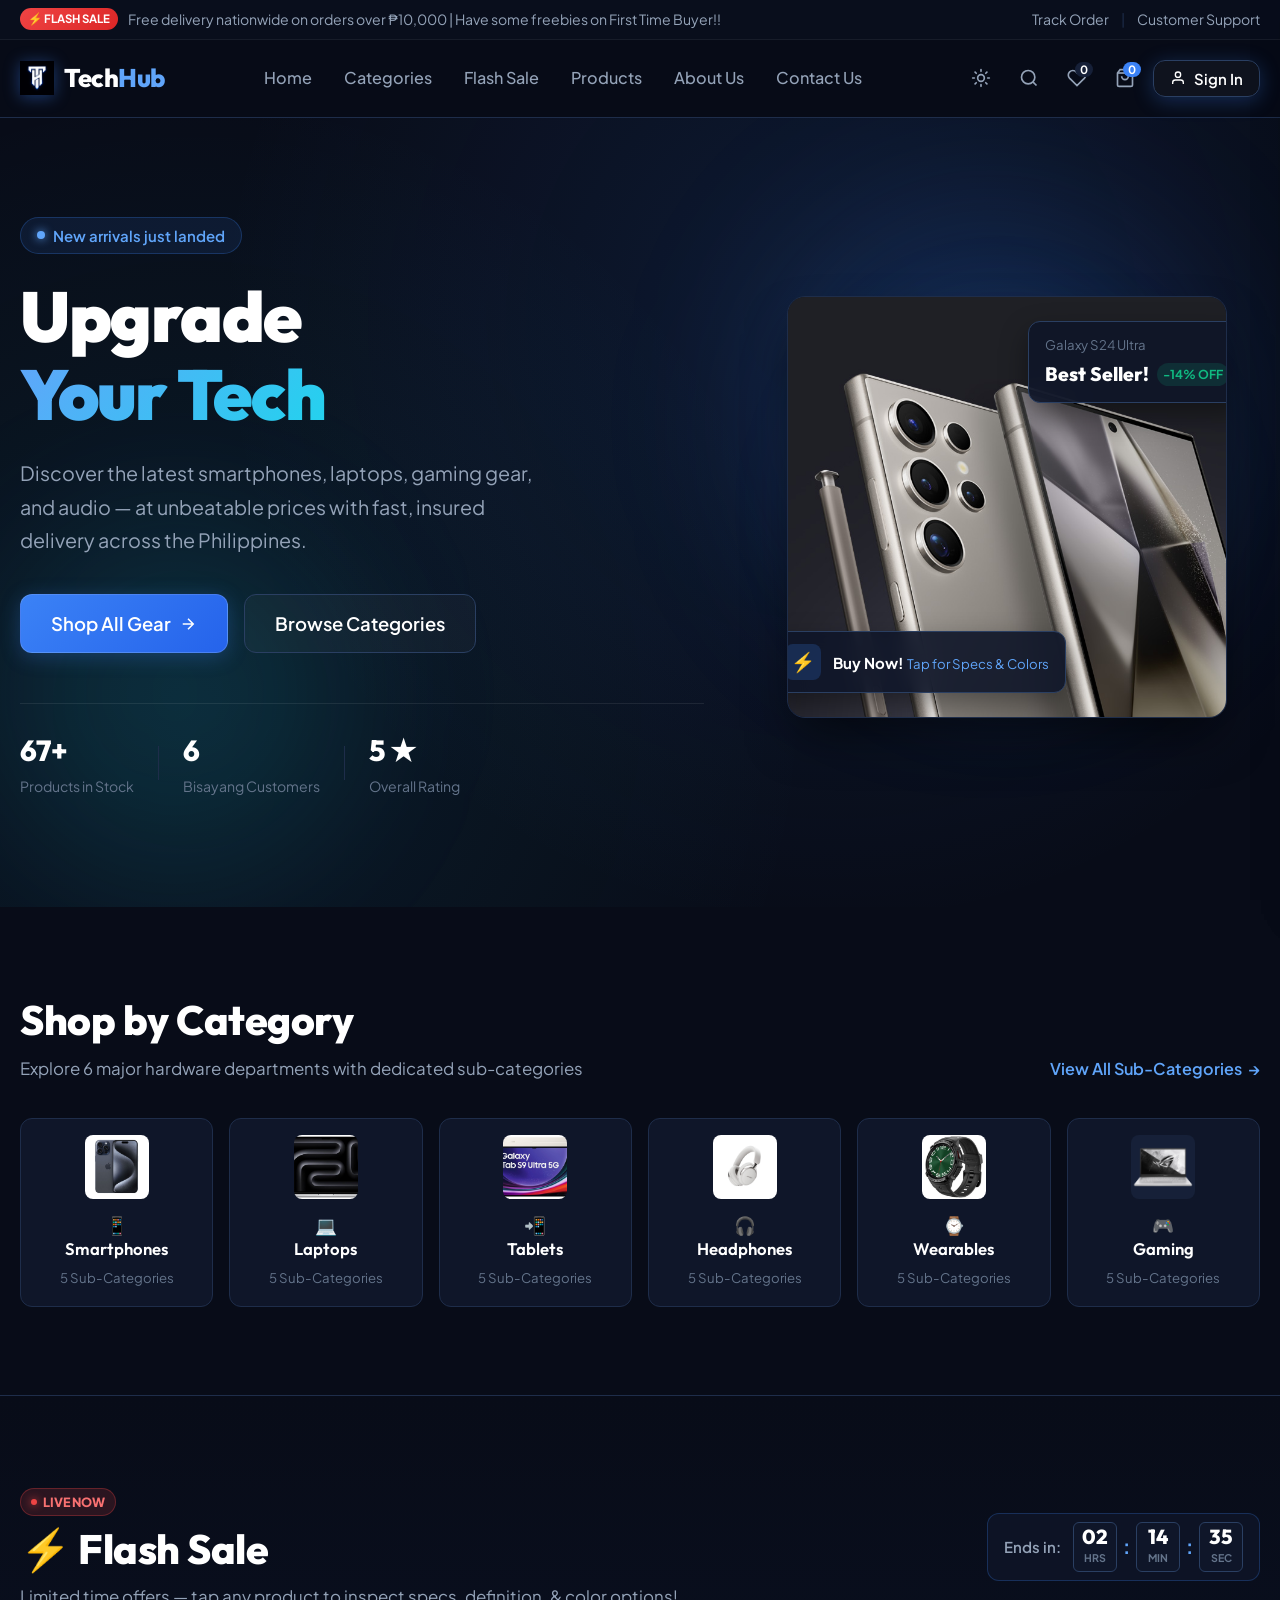
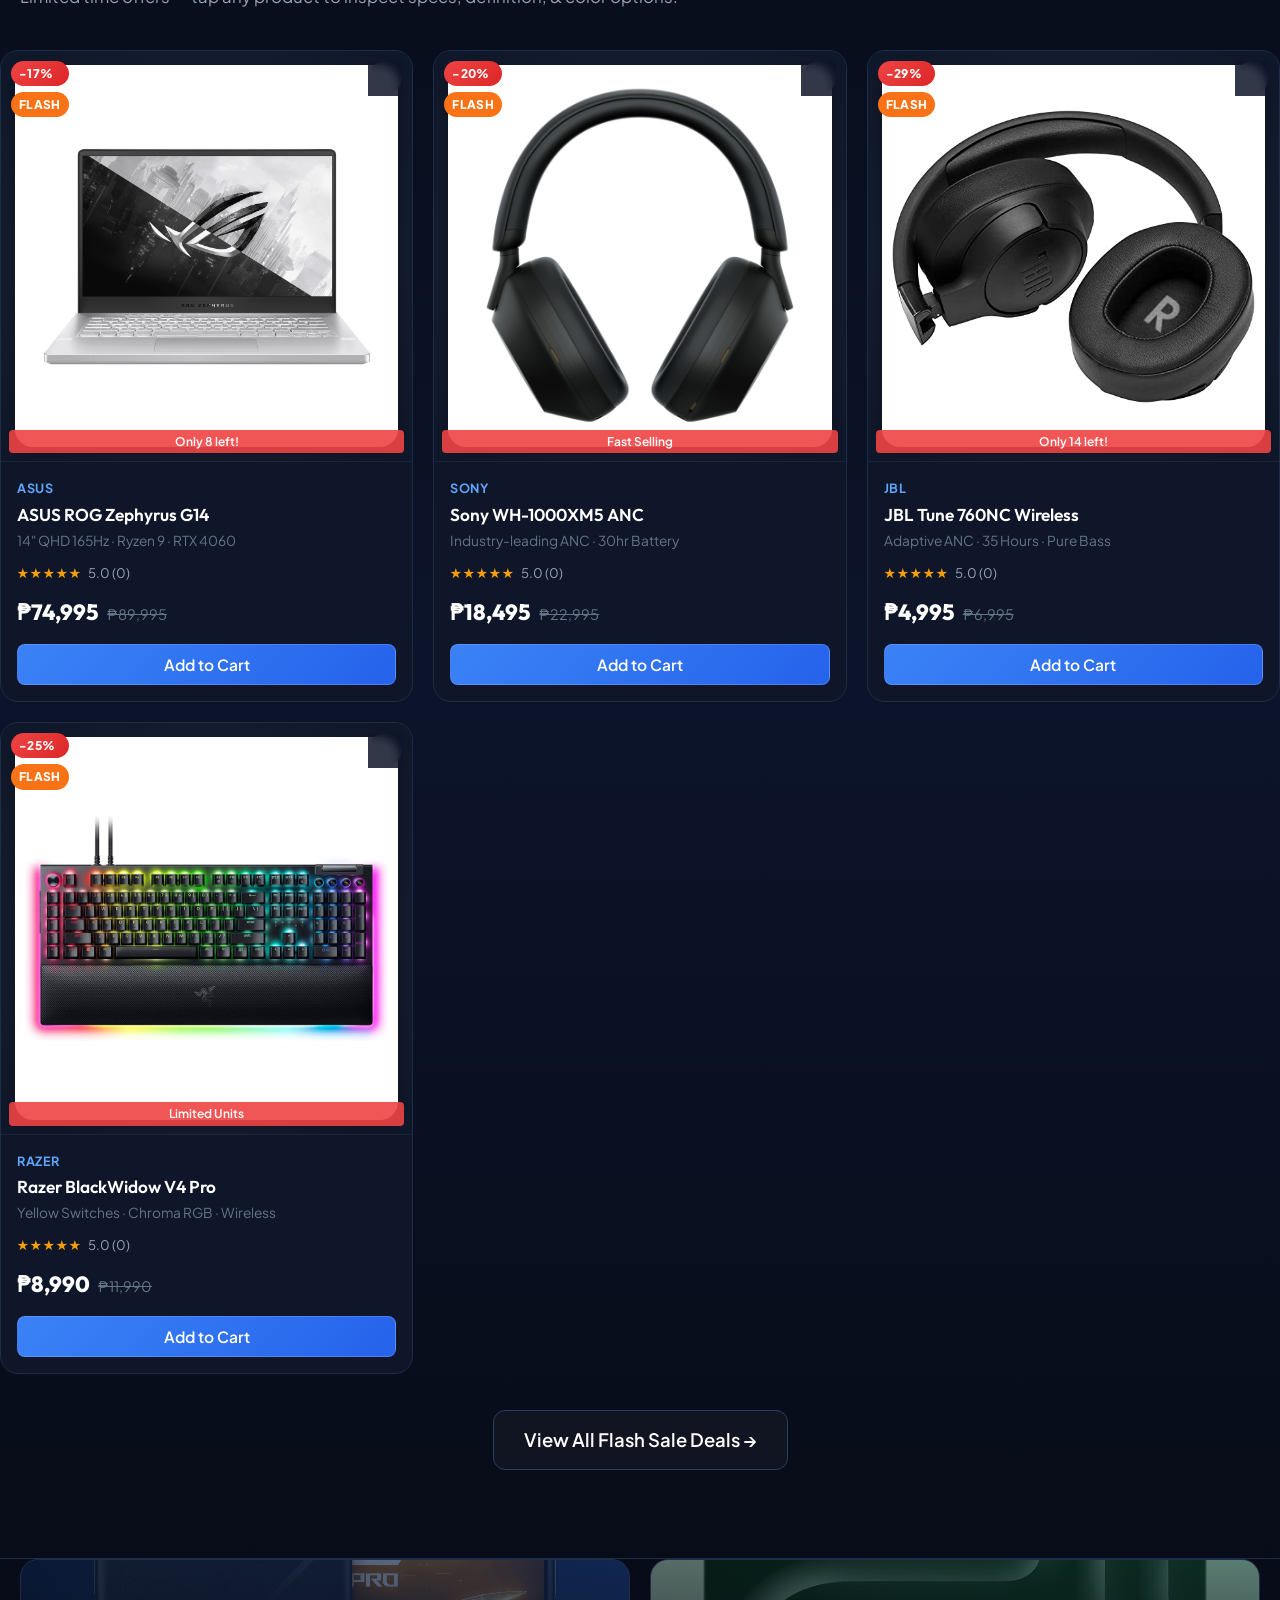
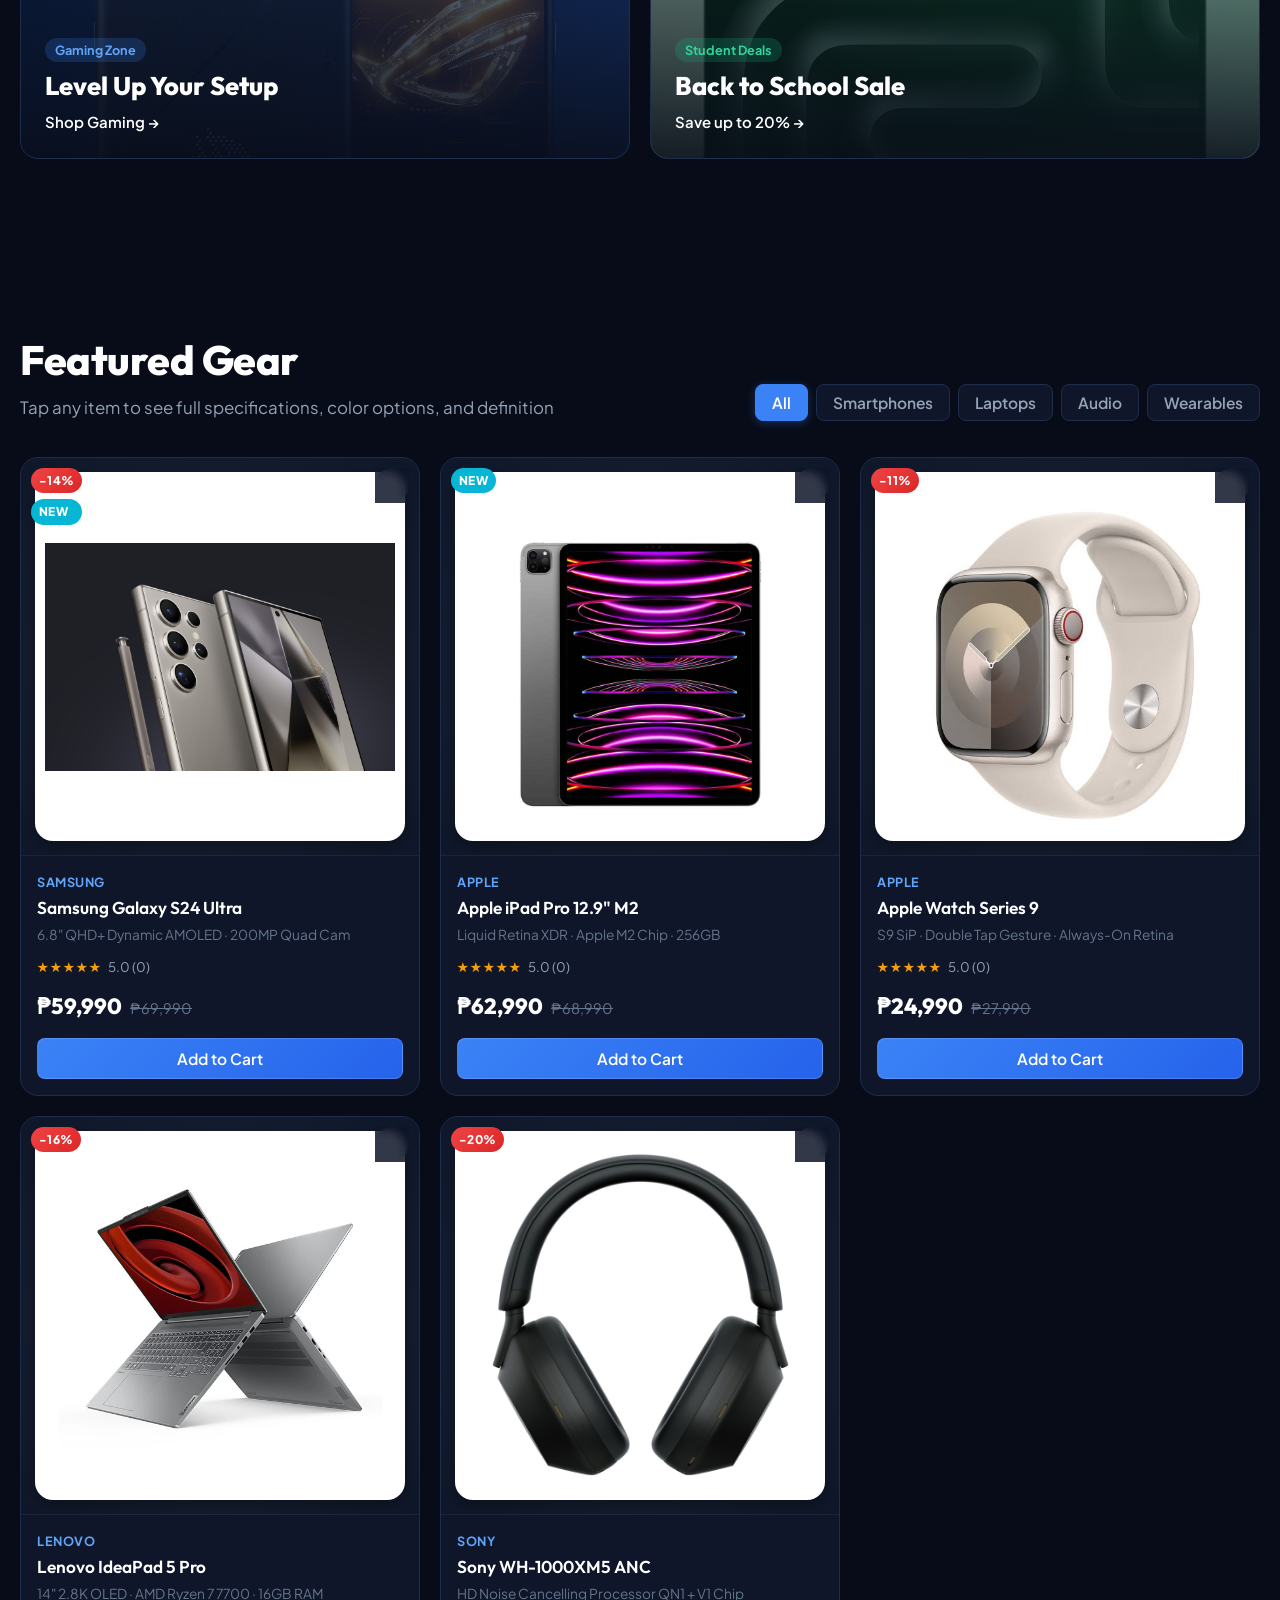
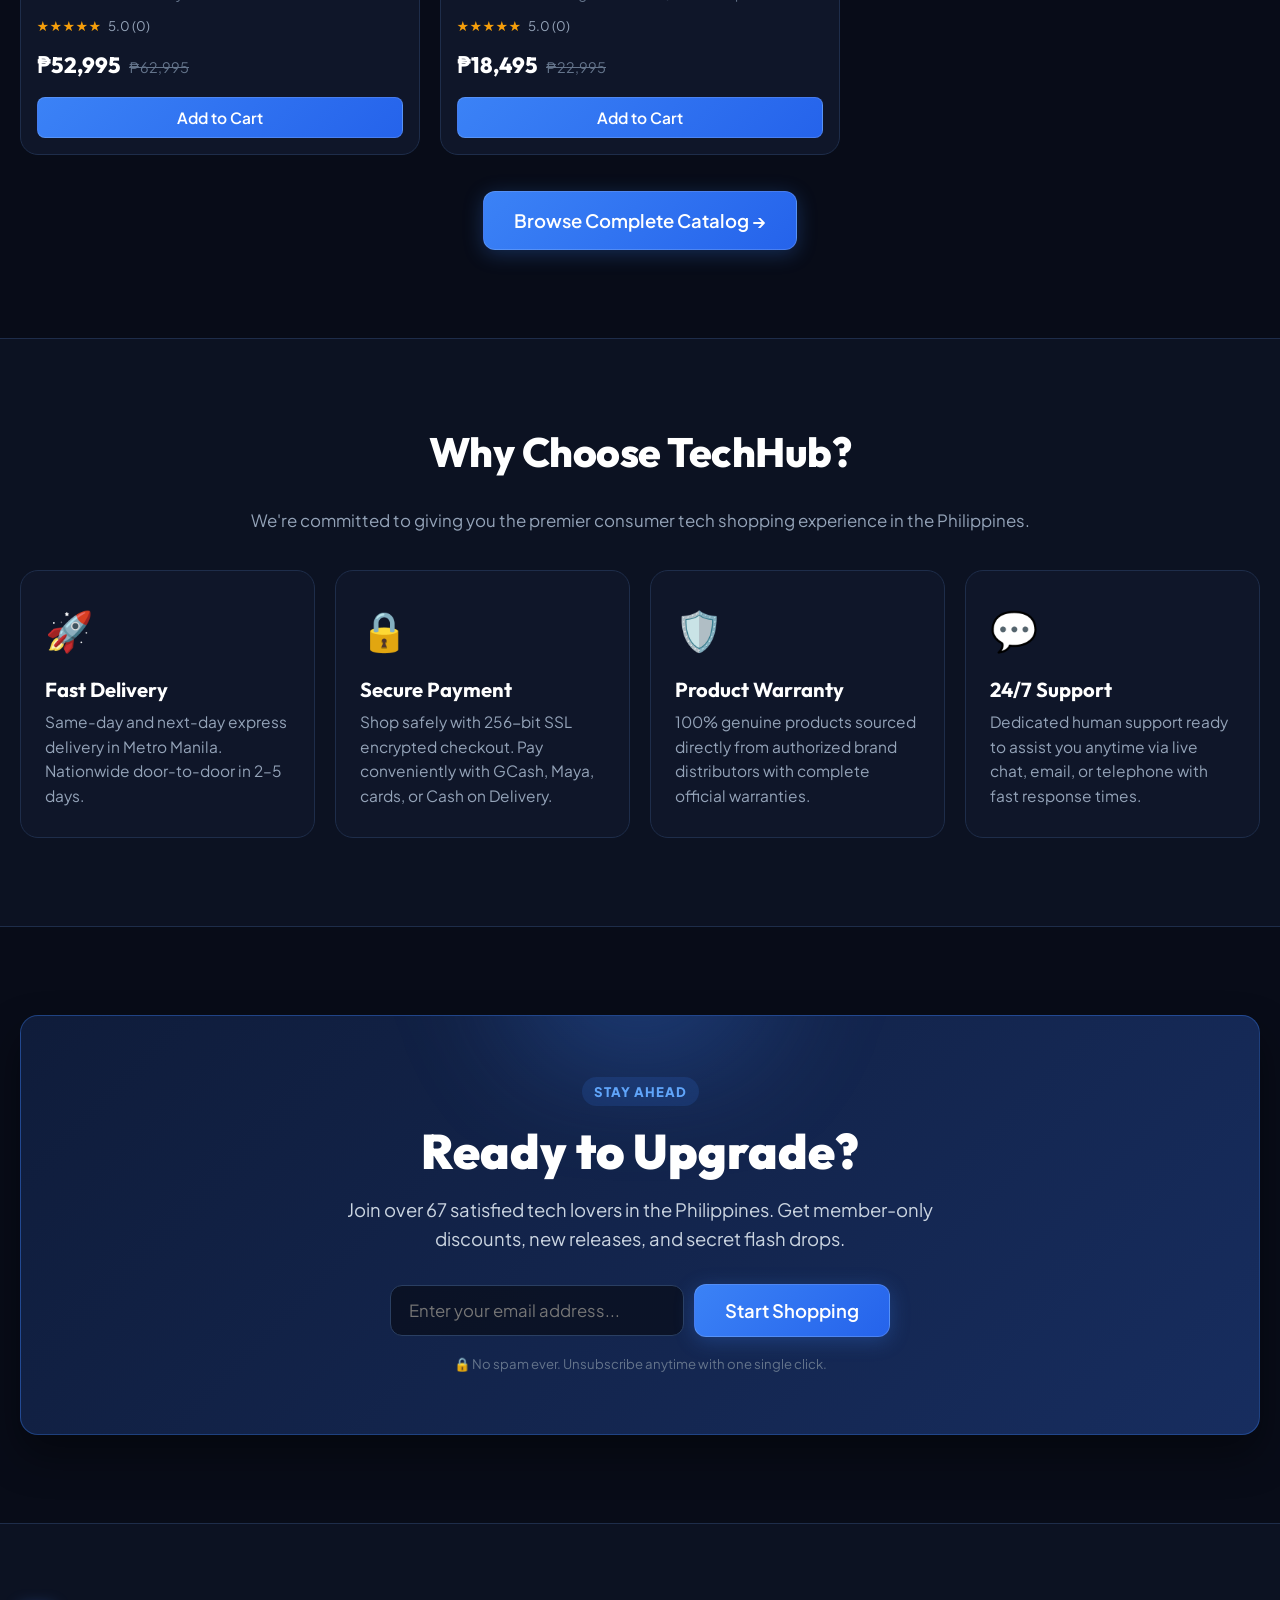
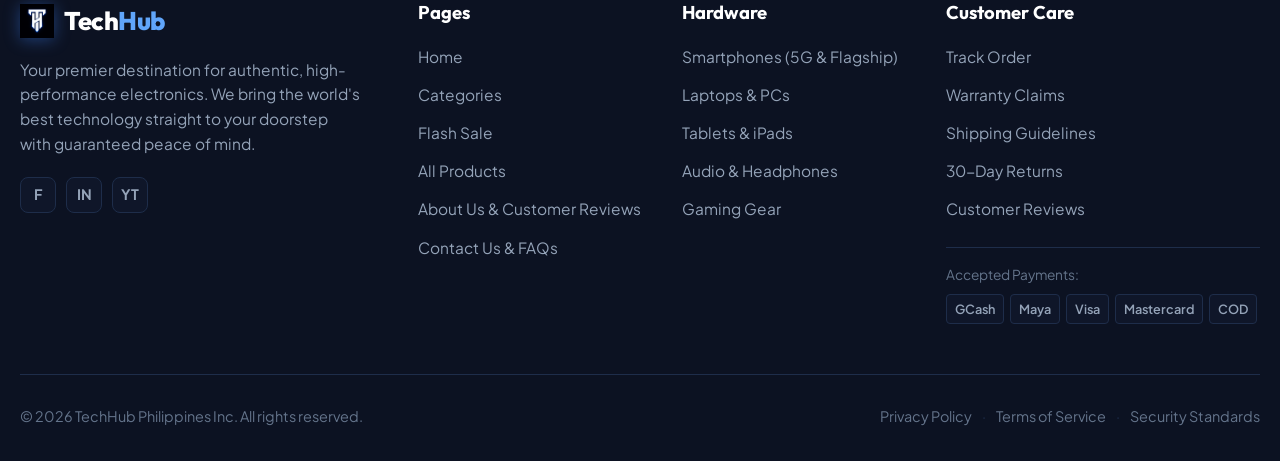
<file: index.html>
<!DOCTYPE html>
<html lang="en">
<head>
  <meta charset="UTF-8" />
  <meta name="viewport" content="width=device-width, initial-scale=1.0" />
  <title>TechHub — Upgrade Your Tech | Modern Electronics Store</title>
  <meta name="description" content="Discover premium smartphones, laptops, gaming setups, and audio gear with fast nationwide delivery in the Philippines." />
  
  <!-- Modern Google Fonts -->
  <link rel="preconnect" href="https://fonts.googleapis.com">
  <link rel="preconnect" href="https://fonts.gstatic.com" crossorigin>
  <link href="https://fonts.googleapis.com/css2?family=Outfit:wght@400;500;600;700;800;900&family=Plus+Jakarta+Sans:wght@400;500;600;700&display=swap" rel="stylesheet">
  
  <link rel="stylesheet" href="style.css" />
  <link rel="icon" type="image/png" href="TechHub_Logo.png" />
  <meta name="theme-color" content="#0f172a" />

  <script>document.documentElement.setAttribute('data-theme', localStorage.getItem('techhub_theme') === 'light' ? 'light' : 'dark');</script>
</head>
<body>

  <!-- Top Announcement Bar -->
  <div class="announcement-bar">
    <div class="container announcement-inner">
      <div class="announcement-text">
        <span class="announcement-pill">⚡ FLASH SALE</span>
        <span>Free delivery nationwide on orders over ₱10,000 | Have some freebies on First Time Buyer!!</span>
      </div>
      <div class="announcement-links">
        <a href="contact.html">Track Order</a>
        <span class="divider">|</span>
        <a href="contact.html">Customer Support</a>
      </div>
    </div>
  </div>

  <!-- Header / Navigation -->
    <header class="site-header" id="navbar">
    <div class="container header-inner">
      <a href="index.html" class="brand-link" aria-label="TechHub Home">
        <img src="TechHub_Logo.png" alt="TechHub Logo" class="brand-logo" id="main-logo" />
        <span class="brand-text"><span class="brand-white">Tech</span><span class="brand-accent">Hub</span></span>
      </a>
      <nav class="nav-menu" aria-label="Main Navigation">
        <a href="index.html" class="nav-link" data-page="index.html">Home</a>
        <a href="categories.html" class="nav-link" data-page="categories.html">Categories</a>
        <a href="flash-sale.html" class="nav-link" data-page="flash-sale.html">Flash Sale</a>
        <a href="products.html" class="nav-link" data-page="products.html">Products</a>
        <a href="about.html" class="nav-link" data-page="about.html">About Us</a>
        <a href="contact.html" class="nav-link" data-page="contact.html">Contact Us</a>
      </nav>
      <div class="header-actions">
        <button class="action-btn" id="search-btn" aria-label="Search products" title="Search">
          <svg width="20" height="20" fill="none" stroke="currentColor" stroke-width="2" viewBox="0 0 24 24"><circle cx="11" cy="11" r="8"></circle><path d="m21 21-4.35-4.35"></path></svg>
        </button>
        <button class="action-btn" id="wishlist-btn" aria-label="Wishlist" title="Saved Items">
          <svg width="20" height="20" fill="none" stroke="currentColor" stroke-width="2" viewBox="0 0 24 24"><path d="M20.84 4.61a5.5 5.5 0 00-7.78 0L12 5.67l-1.06-1.06a5.5 5.5 0 00-7.78 7.78l1.06 1.06L12 21.23l7.78-7.78 1.06-1.06a5.5 5.5 0 000-7.78z"></path></svg>
          <span class="badge" id="wishlist-count">0</span>
        </button>
        <button class="action-btn cart-btn" id="cart-btn" aria-label="Shopping cart" title="View Cart">
          <svg width="20" height="20" fill="none" stroke="currentColor" stroke-width="2" viewBox="0 0 24 24"><path d="M6 2L3 6v14a2 2 0 002 2h14a2 2 0 002-2V6l-3-4z"></path><line x1="3" y1="6" x2="21" y2="6"></line><path d="M16 10a4 4 0 01-8 0"></path></svg>
          <span class="badge badge-accent" id="cart-count">0</span>
        </button>
        <div id="user-auth-area"></div>
        <button class="action-btn mobile-menu-btn" id="mobile-toggle" aria-label="Toggle Mobile Menu">
          <svg width="24" height="24" fill="none" stroke="currentColor" stroke-width="2" viewBox="0 0 24 24"><path d="M4 6h16M4 12h16M4 18h16"></path></svg>
        </button>
      </div>
    </div>
    <div class="mobile-drawer" id="mobile-drawer">
      <nav class="mobile-nav">
        <a href="index.html" class="mobile-link">Home</a>
        <a href="categories.html" class="mobile-link">Categories</a>
        <a href="flash-sale.html" class="mobile-link">Flash Sale</a>
        <a href="products.html" class="mobile-link">Products</a>
        <a href="about.html" class="mobile-link">About Us & Reviews</a>
        <a href="contact.html" class="mobile-link">Contact Us</a>
        <div class="mobile-cta" id="mobile-user-auth-area">
          <button class="btn btn-primary btn-block" onclick="openAuthModal('login')">Sign In / Register</button>
        </div>
      </nav>
    </div>
  </header>

  <main>
    <!-- HERO SECTION -->
    <section class="hero-section" id="home">
      <div class="hero-glow-blob hero-glow-1"></div>
      <div class="hero-glow-blob hero-glow-2"></div>
      
      <div class="container hero-grid">
        <div class="hero-content">
          <div class="pill-badge">
            <span class="pulse-dot"></span>
            <span>New arrivals just landed</span>
          </div>

          <h1 class="hero-title">
            Upgrade<br />
            <span class="gradient-text">Your Tech</span>
          </h1>

          <p class="hero-subtitle">
            Discover the latest smartphones, laptops, gaming gear, and audio — at unbeatable prices with fast, insured delivery across the Philippines.
          </p>

          <div class="hero-actions">
            <a href="products.html" class="btn btn-primary btn-lg glow-blue">
              <span>Shop All Gear</span>
              <svg width="18" height="18" fill="none" stroke="currentColor" stroke-width="2" viewBox="0 0 24 24">
                <path d="M5 12h14M12 5l7 7-7 7"></path>
              </svg>
            </a>
            <a href="categories.html" class="btn btn-outline btn-lg">
              <span>Browse Categories</span>
            </a>
          </div>

          <div class="hero-stats">
            <div class="stat-item">
              <div class="stat-number">67+</div>
              <div class="stat-label">Products in Stock</div>
            </div>
            <div class="stat-divider"></div>
            <div class="stat-item">
              <div class="stat-number">6</div>
              <div class="stat-label">Bisayang Customers</div>
            </div>
            <div class="stat-divider"></div>
            <div class="stat-item">
              <div class="stat-number">5 ★</div>
              <div class="stat-label">Overall Rating</div>
            </div>
          </div>
        </div>

        <!-- Hero Visual (Tap opens Product Detail Modal) -->
        <div class="hero-visual">
          <div class="visual-card-wrapper" onclick="openProductModal('p1')">
            <div class="visual-card-glow"></div>
            <div class="visual-card">
              <img 
                src="samsung-galaxy-s24-ultra.jpg" 
                alt="Samsung Galaxy S24 Ultra Flagship" 
                class="hero-product-img"
              />
              
              <div class="floating-badge badge-bottom-left">
                <div class="badge-icon">⚡</div>
                <div class="badge-content">
                  <span class="badge-title">Buy Now!</span>
                  <span class="badge-desc">Tap for Specs & Colors</span>
                </div>
              </div>

              <div class="floating-badge badge-top-right">
                <span class="badge-tag">Galaxy S24 Ultra</span>
                <div class="badge-price-row">
                  <span class="badge-price">Best Seller!</span>
                  <span class="badge-discount">-14% OFF</span>
                </div>
              </div>
            </div>
          </div>
        </div>
      </div>
    </section>

    <!-- SHOP BY CATEGORY -->
    <section class="section categories-section">
      <div class="container">
        <div class="section-header">
          <div>
            <h2 class="section-title">Shop by Category</h2>
            <p class="section-subtitle">Explore 6 major hardware departments with dedicated sub-categories</p>
          </div>
          <a href="categories.html" class="link-arrow">
            <span>View All Sub-Categories</span>
            <span>&rarr;</span>
          </a>
        </div>

        <div class="category-grid">
          <a href="categories.html#cat-smartphones" class="category-card">
            <div class="category-img-wrap">
              <!-- CHANGE PICTURE HERE: Replace src with your category image URL or file path -->
              <img src="apple-iphone-15-pro-max.jpg" alt="Smartphones" loading="lazy" />
            </div>
            <div class="category-details">
              <span class="category-icon">📱</span>
              <h3 class="category-name">Smartphones</h3>
              <span class="category-count">5 Sub-Categories</span>
            </div>
          </a>

          <a href="categories.html#cat-laptops" class="category-card">
            <div class="category-img-wrap">
              <!-- CHANGE PICTURE HERE: Replace src with your category image URL or file path -->
              <img src="apple-macbook-pro-16-m3-max.jpg" alt="Laptops" loading="lazy" />
            </div>
            <div class="category-details">
              <span class="category-icon">💻</span>
              <h3 class="category-name">Laptops</h3>
              <span class="category-count">5 Sub-Categories</span>
            </div>
          </a>

          <a href="categories.html#cat-tablets" class="category-card">
            <div class="category-img-wrap">
              <!-- CHANGE PICTURE HERE: Replace src with your category image URL or file path -->
              <img src="galaxy-tab-s9-ultra-14-6.jpg" alt="Tablets" loading="lazy" />
            </div>
            <div class="category-details">
              <span class="category-icon">📲</span>
              <h3 class="category-name">Tablets</h3>
              <span class="category-count">5 Sub-Categories</span>
            </div>
          </a>

          <a href="categories.html#cat-audio" class="category-card">
            <div class="category-img-wrap">
              <!-- CHANGE PICTURE HERE: Replace src with your category image URL or file path -->
              <img src="bose-quietcomfort-ultra.jpg" alt="Headphones" loading="lazy" />
            </div>
            <div class="category-details">
              <span class="category-icon">🎧</span>
              <h3 class="category-name">Headphones</h3>
              <span class="category-count">5 Sub-Categories</span>
            </div>
          </a>

          <a href="categories.html#cat-wearables" class="category-card">
            <div class="category-img-wrap">
              <!-- CHANGE PICTURE HERE: Replace src with your category image URL or file path -->
              <img src="galaxy-watch-6-classic-47mm.jpg" alt="Smartwatches" loading="lazy" />
            </div>
            <div class="category-details">
              <span class="category-icon">⌚</span>
              <h3 class="category-name">Wearables</h3>
              <span class="category-count">5 Sub-Categories</span>
            </div>
          </a>

          <a href="categories.html#cat-gaming" class="category-card">
            <div class="category-img-wrap">
              <!-- CHANGE PICTURE HERE: Replace src with your category image URL or file path -->
              <img src="asus-rog-zephyrus-g14.png" alt="Gaming" loading="lazy" />
            </div>
            <div class="category-details">
              <span class="category-icon">🎮</span>
              <h3 class="category-name">Gaming</h3>
              <span class="category-count">5 Sub-Categories</span>
            </div>
          </a>
        </div>
      </div>
    </section>

    <!-- FLASH SALE SECTION -->
    <section class="section flash-sale-section" id="flash-sale">
      <div class="container">
        <div class="flash-header">
          <div class="flash-title-wrap">
            <div class="flash-tag-live">
              <span class="pulse-dot-red"></span>
              <span>LIVE NOW</span>
            </div>
            <h2 class="section-title">⚡ Flash Sale</h2>
            <p class="section-subtitle">Limited time offers — tap any product to inspect specs, definition, & color options!</p>
          </div>

          <div class="countdown-wrapper">
            <span class="countdown-label">Ends in:</span>
            <div class="countdown-timer">
              <div class="time-box">
                <span class="time-val" id="timer-hrs">02</span>
                <span class="time-unit">HRS</span>
              </div>
              <span class="time-separator">:</span>
              <div class="time-box">
                <span class="time-val" id="timer-min">14</span>
                <span class="time-unit">MIN</span>
              </div>
              <span class="time-separator">:</span>
              <div class="time-box">
                <span class="time-val" id="timer-sec">37</span>
                <span class="time-unit">SEC</span>
              </div>
            </div>
            </div>
          </div>
        </div>

        <div class="product-grid">
          <!-- Item p16 -->
          <div class="product-card" data-id="p16">
            <div class="card-thumb">
              <!-- CHANGE PICTURE HERE: Replace src with your image URL or file path -->
                <img src="asus-rog-zephyrus-g14.png" alt="ASUS ROG Zephyrus G14" loading="lazy" />
              <div class="card-badges">
                <span class="badge-chip badge-flash">-17%</span>
                <span class="badge-chip badge-orange">FLASH</span>
              </div>
              <button class="wishlist-toggle" aria-label="Add to wishlist" onclick="toggleHeart(this, 'p16')">
                <svg width="15" height="15" viewBox="0 0 24 24" fill="none" stroke="currentColor" stroke-width="2">
                  <path d="M20.84 4.61a5.5 5.5 0 00-7.78 0L12 5.67l-1.06-1.06a5.5 5.5 0 00-7.78 7.78l1.06 1.06L12 21.23l7.78-7.78 1.06-1.06a5.5 5.5 0 000-7.78z"></path>
                </svg>
              </button>
              <div class="stock-warning">Only 8 left!</div>
            </div>
            <div class="card-body">
              <span class="product-brand">ASUS</span>
              <h3 class="product-title">ASUS ROG Zephyrus G14</h3>
              <p class="product-spec">14" QHD 165Hz · Ryzen 9 · RTX 4060</p>
              <div class="rating-row">
                <div class="stars">★★★★★</div>
                <span class="rating-text">5.0 (0)</span>
              </div>
              <div class="price-row">
                <span class="current-price">₱74,995</span>
                <span class="old-price">₱89,995</span>
              </div>
              <button class="btn btn-primary btn-block add-cart-btn" onclick="addToCart('p16', 1)">
                Add to Cart
              </button>
            </div>
          </div>

          <!-- Item p31 -->
          <div class="product-card" data-id="p31">
            <div class="card-thumb">
              <!-- CHANGE PICTURE HERE: Replace src with your image URL or file path -->
                <img src="sony-wh-1000xm5-anc.png" alt="Sony WH-1000XM5" loading="lazy" />
              <div class="card-badges">
                <span class="badge-chip badge-flash">-20%</span>
                <span class="badge-chip badge-orange">FLASH</span>
              </div>
              <button class="wishlist-toggle" aria-label="Add to wishlist" onclick="toggleHeart(this, 'p31')">
                <svg width="15" height="15" viewBox="0 0 24 24" fill="none" stroke="currentColor" stroke-width="2">
                  <path d="M20.84 4.61a5.5 5.5 0 00-7.78 0L12 5.67l-1.06-1.06a5.5 5.5 0 00-7.78 7.78l1.06 1.06L12 21.23l7.78-7.78 1.06-1.06a5.5 5.5 0 000-7.78z"></path>
                </svg>
              </button>
              <div class="stock-warning">Fast Selling</div>
            </div>
            <div class="card-body">
              <span class="product-brand">Sony</span>
              <h3 class="product-title">Sony WH-1000XM5 ANC</h3>
              <p class="product-spec">Industry-leading ANC · 30hr Battery</p>
              <div class="rating-row">
                <div class="stars">★★★★★</div>
                <span class="rating-text">5.0 (0)</span>
              </div>
              <div class="price-row">
                <span class="current-price">₱18,495</span>
                <span class="old-price">₱22,995</span>
              </div>
              <button class="btn btn-primary btn-block add-cart-btn" onclick="addToCart('p31', 1)">
                Add to Cart
              </button>
            </div>
          </div>

          <!-- Item p32 -->
          <div class="product-card" data-id="p32">
            <div class="card-thumb">
              <!-- CHANGE PICTURE HERE: Replace src with your image URL or file path -->
                <img src="jbl-tune-760nc-wireless.jpg" alt="JBL Tune 760NC" loading="lazy" />
              <div class="card-badges">
                <span class="badge-chip badge-flash">-29%</span>
                <span class="badge-chip badge-orange">FLASH</span>
              </div>
              <button class="wishlist-toggle" aria-label="Add to wishlist" onclick="toggleHeart(this, 'p32')">
                <svg width="15" height="15" viewBox="0 0 24 24" fill="none" stroke="currentColor" stroke-width="2">
                  <path d="M20.84 4.61a5.5 5.5 0 00-7.78 0L12 5.67l-1.06-1.06a5.5 5.5 0 00-7.78 7.78l1.06 1.06L12 21.23l7.78-7.78 1.06-1.06a5.5 5.5 0 000-7.78z"></path>
                </svg>
              </button>
              <div class="stock-warning">Only 14 left!</div>
            </div>
            <div class="card-body">
              <span class="product-brand">JBL</span>
              <h3 class="product-title">JBL Tune 760NC Wireless</h3>
              <p class="product-spec">Adaptive ANC · 35 Hours · Pure Bass</p>
              <div class="rating-row">
                <div class="stars">★★★★★</div>
                <span class="rating-text">5.0 (0)</span>
              </div>
              <div class="price-row">
                <span class="current-price">₱4,995</span>
                <span class="old-price">₱6,995</span>
              </div>
              <button class="btn btn-primary btn-block add-cart-btn" onclick="addToCart('p32', 1)">
                Add to Cart
              </button>
            </div>
          </div>

          <!-- Item p76 -->
          <div class="product-card" data-id="p76">
            <div class="card-thumb">
              <!-- CHANGE PICTURE HERE: Replace src with your image URL or file path -->
                <img src="razer-blackwidow-v4-pro.jpg" alt="Razer BlackWidow V4 Pro" loading="lazy" />
              <div class="card-badges">
                <span class="badge-chip badge-flash">-25%</span>
                <span class="badge-chip badge-orange">FLASH</span>
              </div>
              <button class="wishlist-toggle" aria-label="Add to wishlist" onclick="toggleHeart(this, 'p76')">
                <svg width="15" height="15" viewBox="0 0 24 24" fill="none" stroke="currentColor" stroke-width="2">
                  <path d="M20.84 4.61a5.5 5.5 0 00-7.78 0L12 5.67l-1.06-1.06a5.5 5.5 0 00-7.78 7.78l1.06 1.06L12 21.23l7.78-7.78 1.06-1.06a5.5 5.5 0 000-7.78z"></path>
                </svg>
              </button>
              <div class="stock-warning">Limited Units</div>
            </div>
            <div class="card-body">
              <span class="product-brand">Razer</span>
              <h3 class="product-title">Razer BlackWidow V4 Pro</h3>
              <p class="product-spec">Yellow Switches · Chroma RGB · Wireless</p>
              <div class="rating-row">
                <div class="stars">★★★★★</div>
                <span class="rating-text">5.0 (0)</span>
              </div>
              <div class="price-row">
                <span class="current-price">₱8,990</span>
                <span class="old-price">₱11,990</span>
              </div>
              <button class="btn btn-primary btn-block add-cart-btn" onclick="addToCart('p76', 1)">
                Add to Cart
              </button>
            </div>
          </div>
        </div>

        <div style="text-align: center; margin-top: 36px;">
          <a href="flash-sale.html" class="btn btn-outline btn-lg">View All Flash Sale Deals &rarr;</a>
        </div>
      </div>
    </section>

    <!-- DUAL PROMOTIONAL BANNERS -->
    <section class="section promo-banners-section">
      <div class="container banner-dual-grid">
        <a href="products.html?cat=gaming" class="promo-banner banner-gaming">
          <img src="asus-rog-phone-8-pro.png" alt="Gaming Setup" class="banner-bg-img" />
          <div class="banner-overlay"></div>
          <div class="banner-content">
            <span class="banner-pill pill-blue">Gaming Zone</span>
            <h3 class="banner-title">Level Up Your Setup</h3>
            <span class="banner-link">Shop Gaming &rarr;</span>
          </div>
        </a>

        <a href="products.html?cat=laptops" class="promo-banner banner-student">
          <img src="apple-macbook-pro-16-m3-max.jpg" alt="Laptops for School" class="banner-bg-img" />
          <div class="banner-overlay"></div>
          <div class="banner-content">
            <span class="banner-pill pill-green">Student Deals</span>
            <h3 class="banner-title">Back to School Sale</h3>
            <span class="banner-link">Save up to 20% &rarr;</span>
          </div>
        </a>
      </div>
    </section>

    <!-- FEATURED PRODUCTS -->
    <section class="section featured-section" id="products">
      <div class="container">
        <div class="section-header">
          <div>
            <h2 class="section-title">Featured Gear</h2>
            <p class="section-subtitle">Tap any item to see full specifications, color options, and definition</p>
          </div>
          
          <div class="filter-tabs">
            <button class="tab-btn active" data-filter="all">All</button>
            <button class="tab-btn" data-filter="smartphones">Smartphones</button>
            <button class="tab-btn" data-filter="laptops">Laptops</button>
            <button class="tab-btn" data-filter="audio">Audio</button>
            <button class="tab-btn" data-filter="wearables">Wearables</button>
          </div>
        </div>

        <div class="product-grid" id="featured-grid">
          <!-- Item p1 -->
          <div class="product-card" data-category="smartphones" data-id="p1">
            <div class="card-thumb">
              <!-- CHANGE PICTURE HERE: Replace src with your image URL or file path -->
                <img src="samsung-galaxy-s24-ultra.jpg" alt="Samsung Galaxy S24 Ultra" loading="lazy" />
              <div class="card-badges">
                <span class="badge-chip badge-flash">-14%</span>
                <span class="badge-chip badge-cyan">NEW</span>
              </div>
              <button class="wishlist-toggle" aria-label="Add to wishlist" onclick="toggleHeart(this, 'p1')">
                <svg width="15" height="15" viewBox="0 0 24 24" fill="none" stroke="currentColor" stroke-width="2">
                  <path d="M20.84 4.61a5.5 5.5 0 00-7.78 0L12 5.67l-1.06-1.06a5.5 5.5 0 00-7.78 7.78l1.06 1.06L12 21.23l7.78-7.78 1.06-1.06a5.5 5.5 0 000-7.78z"></path>
                </svg>
              </button>
            </div>
            <div class="card-body">
              <span class="product-brand">Samsung</span>
              <h3 class="product-title">Samsung Galaxy S24 Ultra</h3>
              <p class="product-spec">6.8" QHD+ Dynamic AMOLED · 200MP Quad Cam</p>
              <div class="rating-row">
                <div class="stars">★★★★★</div>
                <span class="rating-text">5.0 (0)</span>
              </div>
              <div class="price-row">
                <span class="current-price">₱59,990</span>
                <span class="old-price">₱69,990</span>
              </div>
              <button class="btn btn-primary btn-block add-cart-btn" onclick="addToCart('p1', 1)">
                Add to Cart
              </button>
            </div>
          </div>

          <!-- Item p46 -->
          <div class="product-card" data-category="wearables" data-id="p46">
            <div class="card-thumb">
              <!-- CHANGE PICTURE HERE: Replace src with your image URL or file path -->
                <img src="apple-ipad-pro-12-9-m2.jpg" alt="Apple iPad Pro 12.9" loading="lazy" />
              <div class="card-badges">
                <span class="badge-chip badge-cyan">NEW</span>
              </div>
              <button class="wishlist-toggle" aria-label="Add to wishlist" onclick="toggleHeart(this, 'p46')">
                <svg width="15" height="15" viewBox="0 0 24 24" fill="none" stroke="currentColor" stroke-width="2">
                  <path d="M20.84 4.61a5.5 5.5 0 00-7.78 0L12 5.67l-1.06-1.06a5.5 5.5 0 00-7.78 7.78l1.06 1.06L12 21.23l7.78-7.78 1.06-1.06a5.5 5.5 0 000-7.78z"></path>
                </svg>
              </button>
            </div>
            <div class="card-body">
              <span class="product-brand">Apple</span>
              <h3 class="product-title">Apple iPad Pro 12.9" M2</h3>
              <p class="product-spec">Liquid Retina XDR · Apple M2 Chip · 256GB</p>
              <div class="rating-row">
                <div class="stars">★★★★★</div>
                <span class="rating-text">5.0 (0)</span>
              </div>
              <div class="price-row">
                <span class="current-price">₱62,990</span>
                <span class="old-price">₱68,990</span>
              </div>
              <button class="btn btn-primary btn-block add-cart-btn" onclick="addToCart('p46', 1)">
                Add to Cart
              </button>
            </div>
          </div>

          <!-- Item p61 -->
          <div class="product-card" data-category="wearables" data-id="p61">
            <div class="card-thumb">
              <!-- CHANGE PICTURE HERE: Replace src with your image URL or file path -->
                <img src="apple-watch-series-9-gps.jpg" alt="Apple Watch Series 9" loading="lazy" />
              <div class="card-badges">
                <span class="badge-chip badge-flash">-11%</span>
              </div>
              <button class="wishlist-toggle" aria-label="Add to wishlist" onclick="toggleHeart(this, 'p61')">
                <svg width="15" height="15" viewBox="0 0 24 24" fill="none" stroke="currentColor" stroke-width="2">
                  <path d="M20.84 4.61a5.5 5.5 0 00-7.78 0L12 5.67l-1.06-1.06a5.5 5.5 0 00-7.78 7.78l1.06 1.06L12 21.23l7.78-7.78 1.06-1.06a5.5 5.5 0 000-7.78z"></path>
                </svg>
              </button>
            </div>
            <div class="card-body">
              <span class="product-brand">Apple</span>
              <h3 class="product-title">Apple Watch Series 9</h3>
              <p class="product-spec">S9 SiP · Double Tap Gesture · Always-On Retina</p>
              <div class="rating-row">
                <div class="stars">★★★★★</div>
                <span class="rating-text">5.0 (0)</span>
              </div>
              <div class="price-row">
                <span class="current-price">₱24,990</span>
                <span class="old-price">₱27,990</span>
              </div>
              <button class="btn btn-primary btn-block add-cart-btn" onclick="addToCart('p61', 1)">
                Add to Cart
              </button>
            </div>
          </div>

          <!-- Item p19 -->
          <div class="product-card" data-category="laptops" data-id="p19">
            <div class="card-thumb">
              <!-- CHANGE PICTURE HERE: Replace src with your image URL or file path -->
                <img src="lenovo-ideapad-5-pro-oled.png" alt="Lenovo IdeaPad 5 Pro" loading="lazy" />
              <div class="card-badges">
                <span class="badge-chip badge-flash">-16%</span>
              </div>
              <button class="wishlist-toggle" aria-label="Add to wishlist" onclick="toggleHeart(this, 'p19')">
                <svg width="15" height="15" viewBox="0 0 24 24" fill="none" stroke="currentColor" stroke-width="2">
                  <path d="M20.84 4.61a5.5 5.5 0 00-7.78 0L12 5.67l-1.06-1.06a5.5 5.5 0 00-7.78 7.78l1.06 1.06L12 21.23l7.78-7.78 1.06-1.06a5.5 5.5 0 000-7.78z"></path>
                </svg>
              </button>
            </div>
            <div class="card-body">
              <span class="product-brand">Lenovo</span>
              <h3 class="product-title">Lenovo IdeaPad 5 Pro</h3>
              <p class="product-spec">14" 2.8K OLED · AMD Ryzen 7 7700 · 16GB RAM</p>
              <div class="rating-row">
                <div class="stars">★★★★★</div>
                <span class="rating-text">5.0 (0)</span>
              </div>
              <div class="price-row">
                <span class="current-price">₱52,995</span>
                <span class="old-price">₱62,995</span>
              </div>
              <button class="btn btn-primary btn-block add-cart-btn" onclick="addToCart('p19', 1)">
                Add to Cart
              </button>
            </div>
          </div>

          <!-- Item p31 -->
          <div class="product-card" data-category="audio" data-id="p31">
            <div class="card-thumb">
              <!-- CHANGE PICTURE HERE: Replace src with your image URL or file path -->
                <img src="sony-wh-1000xm5-anc.png" alt="Sony WH-1000XM5 ANC" loading="lazy" />
              <div class="card-badges">
                <span class="badge-chip badge-flash">-20%</span>
              </div>
              <button class="wishlist-toggle" aria-label="Add to wishlist" onclick="toggleHeart(this, 'p31')">
                <svg width="15" height="15" viewBox="0 0 24 24" fill="none" stroke="currentColor" stroke-width="2">
                  <path d="M20.84 4.61a5.5 5.5 0 00-7.78 0L12 5.67l-1.06-1.06a5.5 5.5 0 00-7.78 7.78l1.06 1.06L12 21.23l7.78-7.78 1.06-1.06a5.5 5.5 0 000-7.78z"></path>
                </svg>
              </button>
            </div>
            <div class="card-body">
              <span class="product-brand">Sony</span>
              <h3 class="product-title">Sony WH-1000XM5 ANC</h3>
              <p class="product-spec">HD Noise Cancelling Processor QN1 + V1 Chip</p>
              <div class="rating-row">
                <div class="stars">★★★★★</div>
                <span class="rating-text">5.0 (0)</span>
              </div>
              <div class="price-row">
                <span class="current-price">₱18,495</span>
                <span class="old-price">₱22,995</span>
              </div>
              <button class="btn btn-primary btn-block add-cart-btn" onclick="addToCart('p31', 1)">
                Add to Cart
              </button>
            </div>
          </div>

          <div id="featured-empty" style="display:none; grid-column:1/-1; text-align:center; padding:40px 16px; color:var(--text-secondary); font-weight:600;">No featured items here yet. <a href="products.html">Browse the full catalog &rarr;</a></div>
        </div>

        <div style="text-align: center; margin-top: 36px;">
          <a href="products.html" class="btn btn-primary btn-lg glow-blue">Browse Complete Catalog &rarr;</a>
        </div>
      </div>
    </section>

    <!-- WHY CHOOSE TECHHUB -->
    <section class="section why-us-section" id="why-us">
      <div class="container">
        <div class="section-header text-center">
          <h2 class="section-title">Why Choose TechHub?</h2>
          <p class="section-subtitle">We're committed to giving you the premier consumer tech shopping experience in the Philippines.</p>
        </div>

        <div class="features-grid">
          <div class="feature-card">
            <div class="feature-icon-box">🚀</div>
            <h3 class="feature-title">Fast Delivery</h3>
            <p class="feature-desc">Same-day and next-day express delivery in Metro Manila. Nationwide door-to-door in 2–5 days.</p>
          </div>

          <div class="feature-card">
            <div class="feature-icon-box">🔒</div>
            <h3 class="feature-title">Secure Payment</h3>
            <p class="feature-desc">Shop safely with 256-bit SSL encrypted checkout. Pay conveniently with GCash, Maya, cards, or Cash on Delivery.</p>
          </div>

          <div class="feature-card">
            <div class="feature-icon-box">🛡️</div>
            <h3 class="feature-title">Product Warranty</h3>
            <p class="feature-desc">100% genuine products sourced directly from authorized brand distributors with complete official warranties.</p>
          </div>

          <div class="feature-card">
            <div class="feature-icon-box">💬</div>
            <h3 class="feature-title">24/7 Support</h3>
            <p class="feature-desc">Dedicated human support ready to assist you anytime via live chat, email, or telephone with fast response times.</p>
          </div>
        </div>
      </div>
    </section>

    <!-- CALL TO ACTION / NEWSLETTER -->
    <section class="section cta-section">
      <div class="container">
        <div class="cta-banner">
          <div class="cta-glow"></div>
          <div class="cta-content">
            <span class="cta-badge">STAY AHEAD</span>
            <h2 class="cta-title">Ready to Upgrade?</h2>
            <p class="cta-subtitle">Join over 67 satisfied tech lovers in the Philippines. Get member-only discounts, new releases, and secret flash drops.</p>
            
            <form class="cta-form" onsubmit="event.preventDefault(); showToast('Thank you for subscribing! Check your email for your ₱500 voucher.', 'success');">
              <input type="email" placeholder="Enter your email address..." required class="cta-input" />
              <button type="submit" class="btn btn-primary btn-lg glow-blue">
                <span>Start Shopping</span>
              </button>
            </form>

            <p class="cta-note">🔒 No spam ever. Unsubscribe anytime with one single click.</p>
          </div>
        </div>
      </div>
    </section>
  </main>

  <!-- FOOTER -->
  <footer class="site-footer">
    <div class="container">
      <div class="footer-grid">
        <div class="footer-col brand-col">
          
          <a href="index.html" class="brand-link" aria-label="TechHub Home">
            <img src="TechHub_Logo.png" alt="TechHub Logo" class="brand-logo" />
            <span class="brand-text">
              <span class="brand-white">Tech</span><span class="brand-accent">Hub</span>
            </span>
          </a>

          <p class="footer-tagline">
            Your premier destination for authentic, high-performance electronics. We bring the world's best technology straight to your doorstep with guaranteed peace of mind.
          </p>

          <div class="social-links">
            <a href="#" class="social-btn" aria-label="Facebook">f</a>
            <a href="#" class="social-btn" aria-label="Instagram">in</a>
            <a href="#" class="social-btn" aria-label="YouTube">yt</a>
          </div>
        </div>

        <div class="footer-col">
          <h4 class="footer-heading">Pages</h4>
          <ul class="footer-list">
            <li><a href="index.html">Home</a></li>
            <li><a href="categories.html">Categories</a></li>
            <li><a href="flash-sale.html">Flash Sale</a></li>
            <li><a href="products.html">All Products</a></li>
            <li><a href="about.html">About Us & Customer Reviews</a></li>
            <li><a href="contact.html">Contact Us & FAQs</a></li>
          </ul>
        </div>

        <div class="footer-col">
          <h4 class="footer-heading">Hardware</h4>
          <ul class="footer-list">
            <li><a href="categories.html#cat-smartphones">Smartphones (5G & Flagship)</a></li>
            <li><a href="categories.html#cat-laptops">Laptops & PCs</a></li>
            <li><a href="categories.html#cat-tablets">Tablets & iPads</a></li>
            <li><a href="categories.html#cat-audio">Audio & Headphones</a></li>
            <li><a href="categories.html#cat-gaming">Gaming Gear</a></li>
          </ul>
        </div>

        <div class="footer-col">
          <h4 class="footer-heading">Customer Care</h4>
          <ul class="footer-list">
            <li><a href="contact.html">Track Order</a></li>
            <li><a href="contact.html">Warranty Claims</a></li>
            <li><a href="contact.html">Shipping Guidelines</a></li>
            <li><a href="contact.html">30-Day Returns</a></li>
            <li><a href="about.html#reviews">Customer Reviews</a></li>
          </ul>

          <div class="payment-badges-wrap">
            <span class="payment-title">Accepted Payments:</span>
            <div class="payment-badges">
              <span class="pay-tag">GCash</span>
              <span class="pay-tag">Maya</span>
              <span class="pay-tag">Visa</span>
              <span class="pay-tag">Mastercard</span>
              <span class="pay-tag">COD</span>
            </div>
          </div>
        </div>
      </div>

      <div class="footer-bottom">
        <p>&copy; 2026 TechHub Philippines Inc. All rights reserved.</p>
        <div class="footer-bottom-links">
          <a href="#">Privacy Policy</a>
          <span class="divider">·</span>
          <a href="#">Terms of Service</a>
          <span class="divider">·</span>
          <a href="#">Security Standards</a>
        </div>
      </div>
    </div>
  </footer>

  <script src="script.js"></script>
  <script>
    // Featured Gear tabs: show only the cards matching the clicked category
    (function () {
      const tabs = document.querySelectorAll('.featured-section .filter-tabs .tab-btn');
      const grid = document.getElementById('featured-grid');
      if (!tabs.length || !grid) return;

      function setFeaturedTab(filter) {
        tabs.forEach(btn => {
          const isActive = btn.dataset.filter === filter;
          btn.classList.toggle('active', isActive);
          btn.setAttribute('aria-pressed', isActive ? 'true' : 'false');
        });
        let visible = 0;
        grid.querySelectorAll('.product-card').forEach(card => {
          // tablets are grouped with the Wearables tab
          const group = card.dataset.category === 'tablets' ? 'wearables' : card.dataset.category;
          const show = filter === 'all' || group === filter;
          card.style.display = show ? '' : 'none';
          if (show) visible++;
        });
        const empty = document.getElementById('featured-empty');
        if (empty) empty.style.display = visible === 0 ? 'block' : 'none';
      }

      tabs.forEach(btn => btn.addEventListener('click', () => setFeaturedTab(btn.dataset.filter)));
      setFeaturedTab('all');
    })();
  </script>
</body>
</html>
</file>
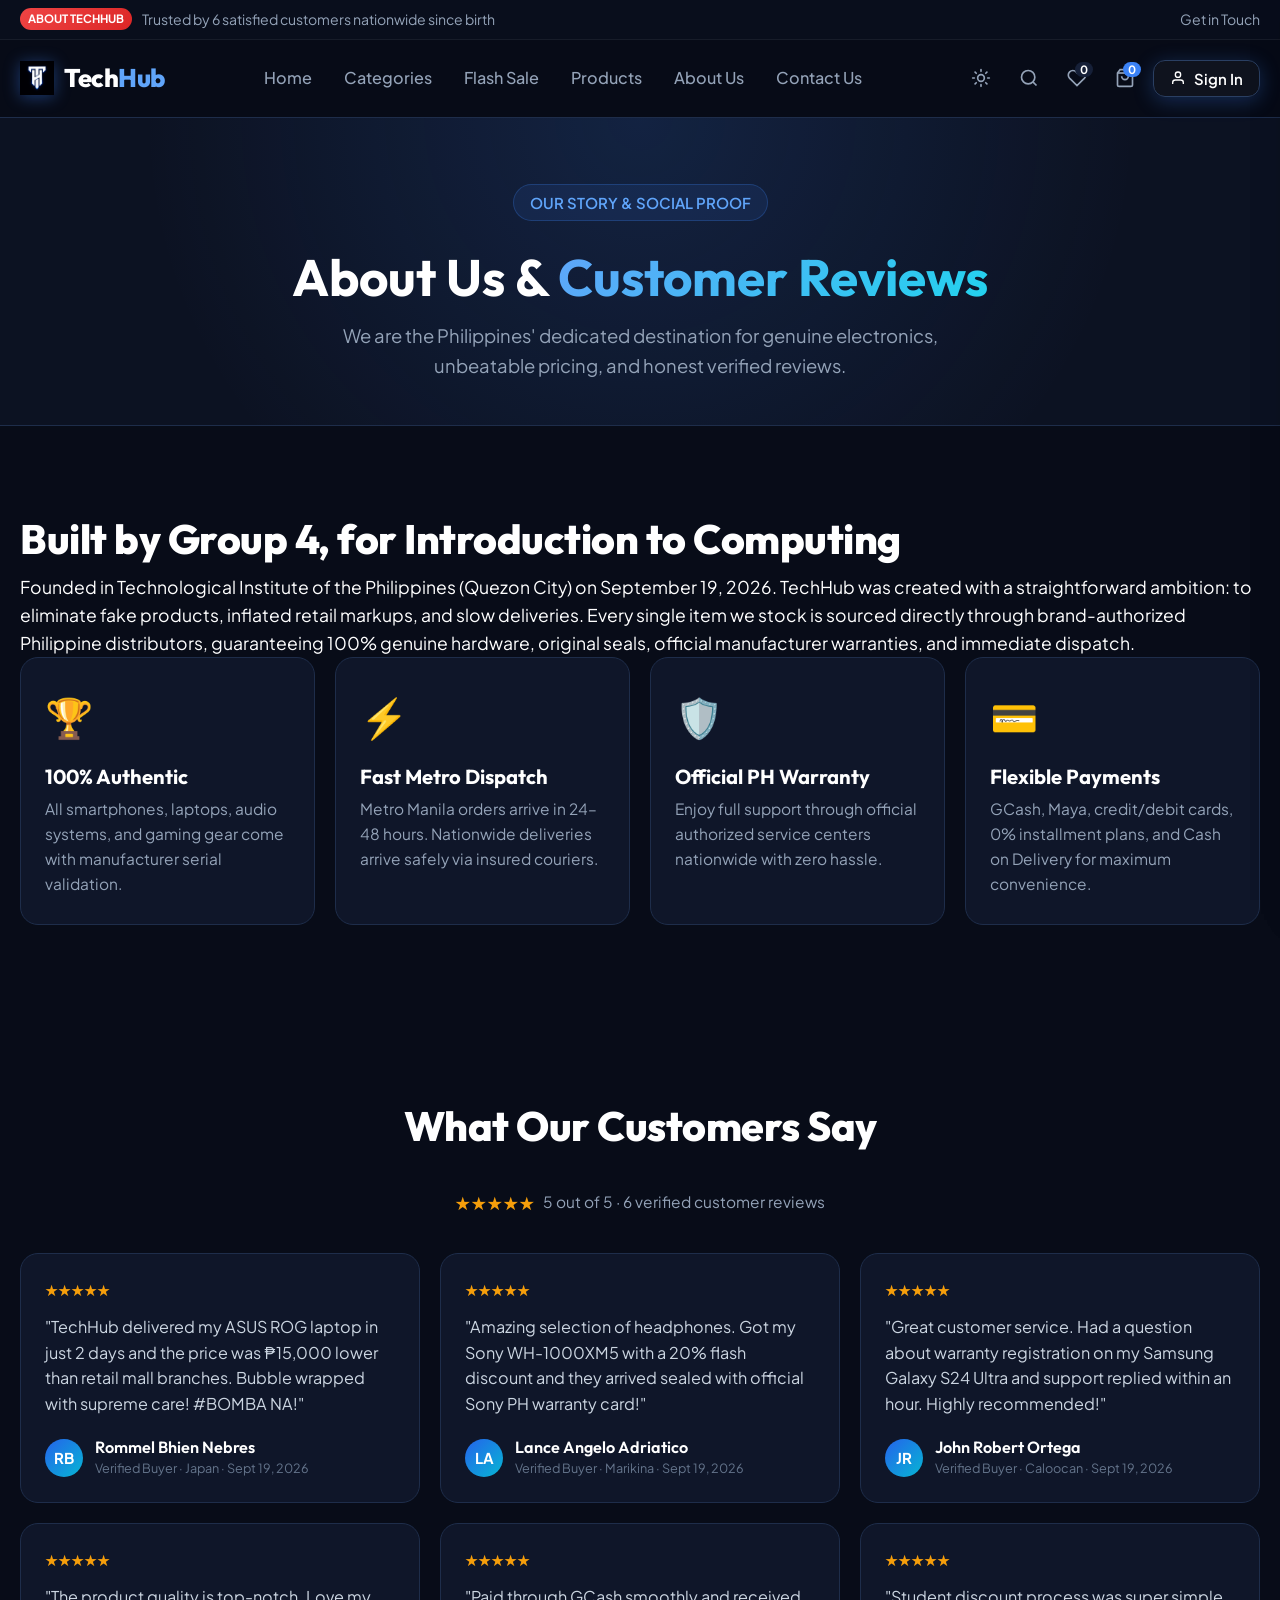
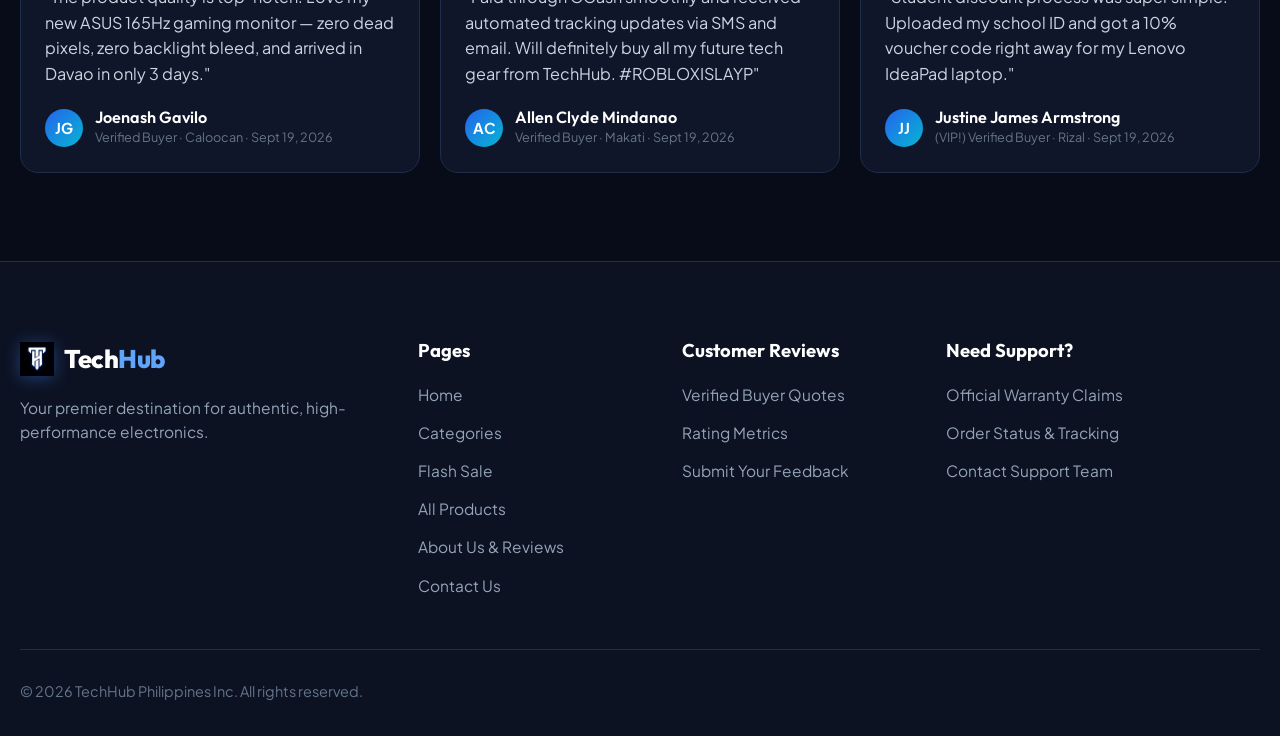
<file: about.html>
﻿<!DOCTYPE html>
<html lang="en">
<head>
  <meta charset="UTF-8" />
  <meta name="viewport" content="width=device-width, initial-scale=1.0" />
  <title>About Us & Customer Reviews — TechHub</title>
  <meta name="description" content="Learn about TechHub's mission and read 6 verified customer reviews from tech lovers across the Philippines." />
  
  <link rel="preconnect" href="https://fonts.googleapis.com">
  <link rel="preconnect" href="https://fonts.gstatic.com" crossorigin>
  <link href="https://fonts.googleapis.com/css2?family=Outfit:wght@400;500;600;700;800;900&family=Plus+Jakarta+Sans:wght@400;500;600;700&display=swap" rel="stylesheet">
  
  <link rel="stylesheet" href="style.css" />
  <link rel="icon" type="image/png" href="TechHub_Logo.png" />
  <meta name="theme-color" content="#0f172a" />
  <script>document.documentElement.setAttribute('data-theme', localStorage.getItem('techhub_theme') === 'light' ? 'light' : 'dark');</script>
</head>
<body>

  <!-- Top Announcement Bar -->
  <div class="announcement-bar">
    <div class="container announcement-inner">
      <div class="announcement-text">
        <span class="announcement-pill">ABOUT TECHHUB</span>
        <span>Trusted by 6 satisfied customers nationwide since birth</span>
      </div>
      <div class="announcement-links">
        <a href="contact.html">Get in Touch</a>
      </div>
    </div>
  </div>

  <!-- Header / Navigation -->
    <header class="site-header" id="navbar">
    <div class="container header-inner">
      <a href="index.html" class="brand-link" aria-label="TechHub Home">
        <img src="TechHub_Logo.png" alt="TechHub Logo" class="brand-logo" id="main-logo" />
        <span class="brand-text"><span class="brand-white">Tech</span><span class="brand-accent">Hub</span></span>
      </a>
      <nav class="nav-menu" aria-label="Main Navigation">
        <a href="index.html" class="nav-link" data-page="index.html">Home</a>
        <a href="categories.html" class="nav-link" data-page="categories.html">Categories</a>
        <a href="flash-sale.html" class="nav-link" data-page="flash-sale.html">Flash Sale</a>
        <a href="products.html" class="nav-link" data-page="products.html">Products</a>
        <a href="about.html" class="nav-link" data-page="about.html">About Us</a>
        <a href="contact.html" class="nav-link" data-page="contact.html">Contact Us</a>
      </nav>
      <div class="header-actions">
        <button class="action-btn" id="search-btn" aria-label="Search products" title="Search">
          <svg width="20" height="20" fill="none" stroke="currentColor" stroke-width="2" viewBox="0 0 24 24"><circle cx="11" cy="11" r="8"></circle><path d="m21 21-4.35-4.35"></path></svg>
        </button>
        <button class="action-btn" id="wishlist-btn" aria-label="Wishlist" title="Saved Items">
          <svg width="20" height="20" fill="none" stroke="currentColor" stroke-width="2" viewBox="0 0 24 24"><path d="M20.84 4.61a5.5 5.5 0 00-7.78 0L12 5.67l-1.06-1.06a5.5 5.5 0 00-7.78 7.78l1.06 1.06L12 21.23l7.78-7.78 1.06-1.06a5.5 5.5 0 000-7.78z"></path></svg>
          <span class="badge" id="wishlist-count">0</span>
        </button>
        <button class="action-btn cart-btn" id="cart-btn" aria-label="Shopping cart" title="View Cart">
          <svg width="20" height="20" fill="none" stroke="currentColor" stroke-width="2" viewBox="0 0 24 24"><path d="M6 2L3 6v14a2 2 0 002 2h14a2 2 0 002-2V6l-3-4z"></path><line x1="3" y1="6" x2="21" y2="6"></line><path d="M16 10a4 4 0 01-8 0"></path></svg>
          <span class="badge badge-accent" id="cart-count">0</span>
        </button>
        <div id="user-auth-area"></div>
        <button class="action-btn mobile-menu-btn" id="mobile-toggle" aria-label="Toggle Mobile Menu">
          <svg width="24" height="24" fill="none" stroke="currentColor" stroke-width="2" viewBox="0 0 24 24"><path d="M4 6h16M4 12h16M4 18h16"></path></svg>
        </button>
      </div>
    </div>
    <div class="mobile-drawer" id="mobile-drawer">
      <nav class="mobile-nav">
        <a href="index.html" class="mobile-link">Home</a>
        <a href="categories.html" class="mobile-link">Categories</a>
        <a href="flash-sale.html" class="mobile-link">Flash Sale</a>
        <a href="products.html" class="mobile-link">Products</a>
        <a href="about.html" class="mobile-link">About Us & Reviews</a>
        <a href="contact.html" class="mobile-link">Contact Us</a>
        <div class="mobile-cta" id="mobile-user-auth-area">
          <button class="btn btn-primary btn-block" onclick="openAuthModal('login')">Sign In / Register</button>
        </div>
      </nav>
    </div>
  </header>

  <!-- PAGE HERO -->
  <section class="page-hero">
    <div class="container">
      <span class="pill-badge">OUR STORY & SOCIAL PROOF</span>
      <h1>About Us & <span class="gradient-text">Customer Reviews</span></h1>
      <p>We are the Philippines' dedicated destination for genuine electronics, unbeatable pricing, and honest verified reviews.</p>
    </div>
  </section>

  <!-- ABOUT COMPANY SECTION -->
  <section class="section">
    <div class="container">
      <div class="about-text-container">
        <h2 class="section-title">Built by Group 4, for Introduction to Computing</h2>
        <p class="about-text-content">
          Founded in Technological Institute of the Philippines (Quezon City) on September 19, 2026. TechHub was created with a straightforward ambition: to eliminate fake products, inflated retail markups, and slow deliveries. Every single item we stock is sourced directly through brand-authorized Philippine distributors, guaranteeing 100% genuine hardware, original seals, official manufacturer warranties, and immediate dispatch.
        </p>
      </div>

      <div class="features-grid">
        <div class="feature-card">
          <div class="feature-icon-box">🏆</div>
          <h3 class="feature-title">100% Authentic</h3>
          <p class="feature-desc">All smartphones, laptops, audio systems, and gaming gear come with manufacturer serial validation.</p>
        </div>

        <div class="feature-card">
          <div class="feature-icon-box">⚡</div>
          <h3 class="feature-title">Fast Metro Dispatch</h3>
          <p class="feature-desc">Metro Manila orders arrive in 24–48 hours. Nationwide deliveries arrive safely via insured couriers.</p>
        </div>

        <div class="feature-card">
          <div class="feature-icon-box">🛡️</div>
          <h3 class="feature-title">Official PH Warranty</h3>
          <p class="feature-desc">Enjoy full support through official authorized service centers nationwide with zero hassle.</p>
        </div>

        <div class="feature-card">
          <div class="feature-icon-box">💳</div>
          <h3 class="feature-title">Flexible Payments</h3>
          <p class="feature-desc">GCash, Maya, credit/debit cards, 0% installment plans, and Cash on Delivery for maximum convenience.</p>
        </div>
      </div>
    </div>
  </section>

  <!-- CUSTOMER REVIEWS SECTION (Moved here as explicitly requested) -->
  <section class="section reviews-section section-dark-bordered" id="reviews">
    <div class="container">
      <div class="section-header text-center">
        <h2 class="section-title">What Our Customers Say</h2>
        <div class="overall-rating">
          <div class="stars-gold">★★★★★</div>
          <span class="rating-stat">5 out of 5 · 6 verified customer reviews</span>
        </div>
      </div>

      <div class="reviews-grid">
        <!-- Review 1 -->
        <div class="review-card">
          <div class="review-stars">★★★★★</div>
          <p class="review-comment">"TechHub delivered my ASUS ROG laptop in just 2 days and the price was ₱15,000 lower than retail mall branches. Bubble wrapped with supreme care! #BOMBA NA!"</p>
          <div class="reviewer-meta">
            <div class="reviewer-avatar">RB</div>
            <div>
              <h4 class="reviewer-name">Rommel Bhien Nebres</h4>
              <span class="reviewer-date">Verified Buyer · Japan · Sept 19, 2026</span>
            </div>
          </div>
        </div>

        <!-- Review 2 -->
        <div class="review-card">
          <div class="review-stars">★★★★★</div>
          <p class="review-comment">"Amazing selection of headphones. Got my Sony WH-1000XM5 with a 20% flash discount and they arrived sealed with official Sony PH warranty card!"</p>
          <div class="reviewer-meta">
            <div class="reviewer-avatar">LA</div>
            <div>
              <h4 class="reviewer-name">Lance Angelo Adriatico</h4>
              <span class="reviewer-date">Verified Buyer · Marikina · Sept 19, 2026</span>
            </div>
          </div>
        </div>

        <!-- Review 3 -->
        <div class="review-card">
          <div class="review-stars">★★★★★</div>
          <p class="review-comment">"Great customer service. Had a question about warranty registration on my Samsung Galaxy S24 Ultra and support replied within an hour. Highly recommended!"</p>
          <div class="reviewer-meta">
            <div class="reviewer-avatar">JR</div>
            <div>
              <h4 class="reviewer-name">John Robert Ortega</h4>
              <span class="reviewer-date">Verified Buyer · Caloocan · Sept 19, 2026</span>
            </div>
          </div>
        </div>

        <!-- Review 4 -->
        <div class="review-card">
          <div class="review-stars">★★★★★</div>
          <p class="review-comment">"The product quality is top-notch. Love my new ASUS 165Hz gaming monitor — zero dead pixels, zero backlight bleed, and arrived in Davao in only 3 days."</p>
          <div class="reviewer-meta">
            <div class="reviewer-avatar">JG</div>
            <div>
              <h4 class="reviewer-name">Joenash Gavilo</h4>
              <span class="reviewer-date">Verified Buyer · Caloocan · Sept 19, 2026</span>
            </div>
          </div>
        </div>

        <!-- Review 5 -->
        <div class="review-card">
          <div class="review-stars">★★★★★</div>
          <p class="review-comment">"Paid through GCash smoothly and received automated tracking updates via SMS and email. Will definitely buy all my future tech gear from TechHub. #ROBLOXISLAYP"</p>
          <div class="reviewer-meta">
            <div class="reviewer-avatar">AC</div>
            <div>
              <h4 class="reviewer-name">Allen Clyde Mindanao</h4>
              <span class="reviewer-date">Verified Buyer · Makati · Sept 19, 2026</span>
            </div>
          </div>
        </div>

        <!-- Review 6 -->
        <div class="review-card">
          <div class="review-stars">★★★★★</div>
          <p class="review-comment">"Student discount process was super simple. Uploaded my school ID and got a 10% voucher code right away for my Lenovo IdeaPad laptop."</p>
          <div class="reviewer-meta">
            <div class="reviewer-avatar">JJ</div>
            <div>
              <h4 class="reviewer-name">Justine James Armstrong</h4>
              <span class="reviewer-date">(VIP!) Verified Buyer · Rizal · Sept 19, 2026</span>
            </div>
          </div>
        </div>
      </div>
    </div>
  </section>

  <!-- FOOTER -->
  <footer class="site-footer">
    <div class="container">
      <div class="footer-grid">
        <div class="footer-col brand-col">
          <a href="index.html" class="brand-link">
            <img src="TechHub_Logo.png" alt="TechHub Logo" class="brand-logo" />
            <span class="brand-text"><span class="brand-white">Tech</span><span class="brand-accent">Hub</span></span>
          </a>
          <p class="footer-tagline">Your premier destination for authentic, high-performance electronics.</p>
        </div>

        <div class="footer-col">
          <h4 class="footer-heading">Pages</h4>
          <ul class="footer-list">
            <li><a href="index.html">Home</a></li>
            <li><a href="categories.html">Categories</a></li>
            <li><a href="flash-sale.html">Flash Sale</a></li>
            <li><a href="products.html">All Products</a></li>
            <li><a href="about.html">About Us & Reviews</a></li>
            <li><a href="contact.html">Contact Us</a></li>
          </ul>
        </div>

        <div class="footer-col">
          <h4 class="footer-heading">Customer Reviews</h4>
          <ul class="footer-list">
            <li><a href="#reviews">Verified Buyer Quotes</a></li>
            <li><a href="#reviews">Rating Metrics</a></li>
            <li><a href="contact.html">Submit Your Feedback</a></li>
          </ul>
        </div>

        <div class="footer-col">
          <h4 class="footer-heading">Need Support?</h4>
          <ul class="footer-list">
            <li><a href="contact.html">Official Warranty Claims</a></li>
            <li><a href="track.html">Order Status & Tracking</a></li>
            <li><a href="contact.html">Contact Support Team</a></li>
          </ul>
        </div>
      </div>

      <div class="footer-bottom">
        <p>&copy; 2026 TechHub Philippines Inc. All rights reserved.</p>
      </div>
    </div>
  </footer>

  <script src="script.js"></script>
</body>
</html>
</file>
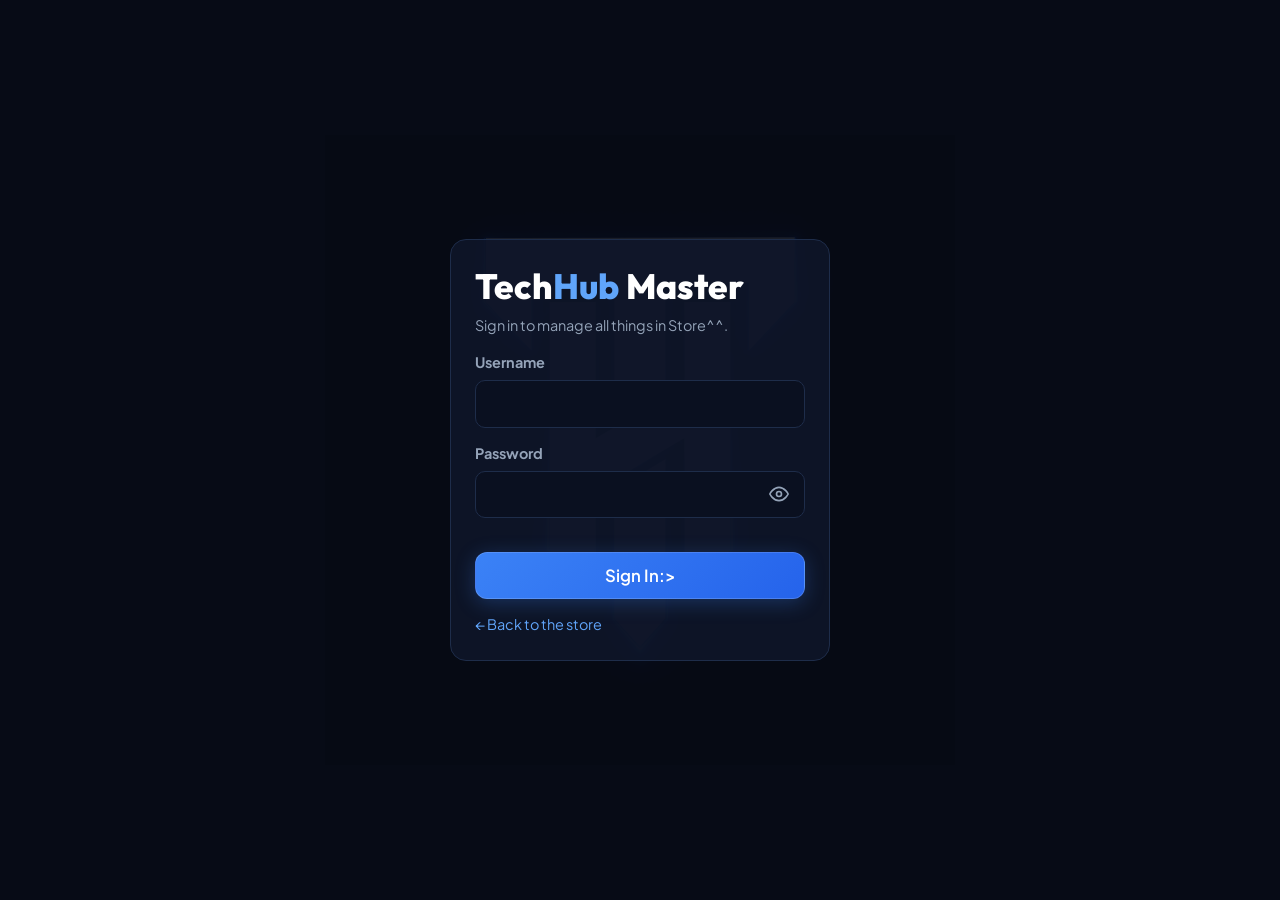
<file: admin.html>
<!--Admin Panel we create this by vibe coding, through suggestion, brainstorming and own knowledge in coding-->
<!DOCTYPE html>
<html lang="en">
<head>
  <meta charset="UTF-8" />
  <meta name="viewport" content="width=device-width, initial-scale=1.0" />
  <title>Admin Panel — TechHub</title>
  <meta name="robots" content="noindex" />
  <link rel="preconnect" href="https://fonts.googleapis.com">
  <link rel="preconnect" href="https://fonts.gstatic.com" crossorigin>
  <link href="https://fonts.googleapis.com/css2?family=Outfit:wght@500;700;800&family=Plus+Jakarta+Sans:wght@400;500;600;700&display=swap" rel="stylesheet">
  <link rel="stylesheet" href="style.css" />
  <link rel="icon" type="image/png" href="TechHub_Logo.png" />
  <style>
    body { font-family: 'Plus Jakarta Sans', sans-serif; background: var(--a-bg); color: var(--a-text); min-height: 100vh; }
    .cols-even { grid-template-columns: 1fr 1fr; } @media (max-width: 900px) { .cols-even { grid-template-columns: 1fr; } }
    html, body { overflow-x: hidden; } .stats { grid-template-columns: repeat(auto-fit, minmax(150px, 1fr)); }
    @media (max-width: 600px) { main { padding: 14px; } .adm-top { padding: 12px 14px; } .panel { padding: 16px; } }
    .cols > * { min-width: 0; }
    :root { --a-bg: #070b16; --a-input: #0a1020; --a-top: rgba(7, 11, 22, 0.88); --a-panel: rgba(15, 22, 41, 0.88); --a-btn: #121b33; --a-text: #fff; --a-msg: #cbd5e1; --a-track: #1e293b; }
    html[data-theme="light"] { --a-bg: #eef2f7; --a-input: #ffffff; --a-top: rgba(255, 255, 255, 0.9); --a-panel: rgba(255, 255, 255, 0.92); --a-btn: #f1f5f9; --a-text: #0f172a; --a-msg: #334155; --a-track: #e2e8f0; }
    .hidden { display: none !important; }
    /* TechHub logo as a faint background only for admin side towsss */
    body::before { content: ''; position: fixed; inset: 0; background: url('TechHub_Logo.png') center / min(70vmin, 640px) no-repeat; opacity: 0.08; pointer-events: none; z-index: 0; }
    #login-view, #app { position: relative; z-index: 1; }
    .login-wrap { min-height: 100vh; display: flex; align-items: center; justify-content: center; padding: 20px; }
    .panel { background: var(--a-panel); border: 1px solid var(--border-color, #1e2d4a); border-radius: 16px; padding: 24px; }
    .login-card { width: 100%; max-width: 380px; }
    .login-card h1, .adm-brand { font-family: 'Outfit', sans-serif; font-weight: 800; }
    .fld { display: block; margin-top: 14px; font-size: .82rem; font-weight: 700; color: var(--text-secondary, #94a3b8); }
    .fld input, .fld select, .fld textarea { width: 100%; margin-top: 6px; padding: 11px 12px; border-radius: 10px; border: 1px solid var(--border-color, #1e2d4a); background: var(--a-input); color: var(--a-text); font: inherit; }
    .err { color: #f87171; font-size: .85rem; min-height: 1.2em; margin-top: 10px; }
    .adm-top { display: flex; flex-wrap: wrap; gap: 12px; align-items: center; justify-content: space-between; padding: 14px 24px; border-bottom: 1px solid var(--border-color, #1e2d4a); position: sticky; top: 0; background: var(--a-top); backdrop-filter: blur(6px); z-index: 20; }
    .adm-brand { font-size: 1.3rem; } .adm-brand span { color: var(--accent-blue-light, #60a5fa); }
    .tabs { display: flex; gap: 6px; flex-wrap: wrap; }
    .tab { padding: 9px 16px; border-radius: 10px; border: 1px solid var(--border-color, #1e2d4a); background: transparent; color: var(--text-secondary, #94a3b8); font-weight: 700; cursor: pointer; }
    .tab.active { background: var(--accent-blue, #3b82f6); border-color: var(--accent-blue, #3b82f6); color: #fff; }
    .pill { display: inline-block; min-width: 20px; padding: 1px 7px; margin-left: 6px; border-radius: 99px; background: #ef4444; color: #fff; font-size: .72rem; }
    main { max-width: 1250px; margin: 0 auto; padding: 24px; }
    .stats { display: grid; grid-template-columns: repeat(auto-fit, minmax(190px, 1fr)); gap: 14px; margin-bottom: 20px; }
    .stat b { display: block; font-family: 'Outfit', sans-serif; font-size: 1.7rem; margin-top: 6px; } .stat small { color: var(--text-secondary, #94a3b8); font-weight: 600; }
    .cols { display: grid; grid-template-columns: 1.6fr 1fr; gap: 16px; } @media (max-width: 900px) { .cols { grid-template-columns: 1fr; } }
    h2 { font-family: 'Outfit', sans-serif; font-size: 1.15rem; margin-bottom: 12px; }
    .tbl-wrap { overflow-x: auto; } table { width: 100%; border-collapse: collapse; font-size: .88rem; }
    th { text-align: left; color: var(--text-secondary, #94a3b8); font-size: .75rem; text-transform: uppercase; letter-spacing: .05em; padding: 8px 10px; }
    td { padding: 10px; border-top: 1px solid var(--border-color, #1e2d4a); vertical-align: middle; }
    .thumb { width: 46px; height: 46px; object-fit: contain; background: #fff; border-radius: 8px; }
    .chip { display: inline-block; padding: 3px 10px; border-radius: 99px; font-size: .72rem; font-weight: 800; }
    .ok { background: rgba(16,185,129,.18); color: #34d399; } .low { background: rgba(245,158,11,.18); color: #fbbf24; } .out { background: rgba(239,68,68,.18); color: #f87171; } .new { background: rgba(59,130,246,.2); color: #60a5fa; }
    .stk { width: 78px; padding: 7px; border-radius: 8px; border: 1px solid var(--border-color, #1e2d4a); background: var(--a-input); color: var(--a-text); font: inherit; }
    .btn-s { padding: 7px 12px; border-radius: 8px; border: 1px solid var(--border-color, #1e2d4a); background: var(--a-btn); color: var(--a-text); font-weight: 700; font-size: .8rem; cursor: pointer; }
    .btn-s:hover { border-color: var(--accent-blue, #3b82f6); } .btn-s.danger { color: #f87171; } .btn-p { background: var(--accent-blue, #3b82f6); border-color: var(--accent-blue, #3b82f6); }
    .bar { display: flex; flex-wrap: wrap; gap: 10px; margin-bottom: 14px; align-items: center; } .bar input, .bar select { padding: 10px 12px; border-radius: 10px; border: 1px solid var(--border-color, #1e2d4a); background: var(--a-input); color: var(--a-text); font: inherit; }
    .bar .grow { flex: 1; min-width: 180px; }
    .msg { border-top: 1px solid var(--border-color, #1e2d4a); padding: 14px 4px; } .msg:first-child { border-top: 0; }
    .msg-head { display: flex; flex-wrap: wrap; gap: 10px; align-items: center; justify-content: space-between; } .msg p { margin: 10px 0; color: var(--a-msg); white-space: pre-wrap; line-height: 1.55; }
    .muted { color: var(--text-secondary, #94a3b8); font-size: .82rem; } .actions { display: flex; gap: 8px; flex-wrap: wrap; }
    .modal-bg { position: fixed; inset: 0; background: rgba(0,0,0,.7); display: flex; align-items: center; justify-content: center; padding: 16px; z-index: 50; }
    .modal-box { width: 100%; max-width: 560px; max-height: 92vh; overflow: auto; } .row2 { display: grid; grid-template-columns: 1fr 1fr; gap: 12px; }
    .toast-a { position: fixed; bottom: 22px; right: 22px; background: #10b981; color: #04210f; font-weight: 700; padding: 11px 18px; border-radius: 10px; z-index: 99; }
    .empty { color: var(--text-secondary, #94a3b8); padding: 22px 6px; text-align: center; }
  </style>
  <script>document.documentElement.setAttribute('data-theme', localStorage.getItem('techhub_theme') === 'light' ? 'light' : 'dark');</script>
</head>
<body data-page="admin">

  <!-- LOGIN -->
  <div class="login-wrap" id="login-view">
    <form class="panel login-card" id="login-form" autocomplete="off">
      <h1>Tech<span style="color:#60a5fa">Hub</span> Master</h1>
      <p class="muted" style="margin-top:6px">Sign in to manage all things in Store^^.</p>
      <label class="fld">Username<input id="a-user" type="text" required /></label>
      <label class="fld">Password<span style="position:relative; display:block; margin-top:6px;"><input id="a-pass" type="password" required style="margin-top:0; padding-right:46px;" /><button type="button" id="eye-btn" aria-label="Show password" onclick="togglePasswordVisibility('a-pass', this)" style="position:absolute; right:6px; top:0; bottom:0; width:40px; display:flex; align-items:center; justify-content:center; background:none; border:none; color:#94a3b8; cursor:pointer;"></button></span></label>
      <div class="err" id="login-err"></div>
      <button class="btn btn-primary btn-block glow-blue" type="submit" style="margin-top:6px">Sign In:></button>
      <p class="muted" style="margin-top:14px"><a href="index.html" style="color:#60a5fa">&larr; Back to the store</a></p>
    </form>
  </div>

  <!-- APP -->
  <div id="app" class="hidden">
    <div class="adm-top">
      <div class="adm-brand">Tech<span>Hub</span> Admin</div>
      <div class="tabs">
        <button class="tab active" data-tab="dashboard">Dashboard</button>
        <button class="tab" data-tab="products">Products</button>
        <button class="tab" data-tab="orders">Orders</button>
        <button class="tab" data-tab="messages">Messages<span class="pill hidden" id="msg-pill">0</span></button>
        <button class="tab" data-tab="reviews">Reviews<span class="pill hidden" id="rev-pill">0</span></button>
        <button class="tab" data-tab="promos">Promos</button>
        <button class="tab" data-tab="users">Users</button>
        <button class="tab" data-tab="settings">Settings</button>
      </div>
      <div class="actions"><button class="btn-s" id="theme-btn" data-theme-toggle="label" type="button" onclick="toggleTheme()"></button><a class="btn-s" href="index.html" target="_blank" rel="noopener">View Store</a><button class="btn-s danger" id="logout-btn">Log out</button></div>
    </div>
    <main>
      <section id="tab-dashboard"></section>
      <section id="tab-products" class="hidden"></section>
      <section id="tab-orders" class="hidden"></section>
      <section id="tab-messages" class="hidden"></section>
      <section id="tab-promos" class="hidden"></section>
      <section id="tab-users" class="hidden"></section>
      <section id="tab-settings" class="hidden"></section>
      <section id="tab-reviews" class="hidden"></section>
    </main>
  </div>

  <!-- PRODUCT FORM -->
  <div class="modal-bg hidden" id="pm">
    <form class="panel modal-box" id="pm-form">
      <h2 id="pm-title">Add Product</h2>
      <label class="fld">Product name<input id="f-name" required /></label>
      <div class="row2">
        <label class="fld">Brand<input id="f-brand" required /></label>
        <label class="fld">Category<select id="f-cat"></select></label>
      </div>
      <label class="fld">Sub-category<select id="f-sub"></select></label>
      <div class="row2">
        <label class="fld">Price (&#8369;)<input id="f-price" type="number" min="1" required /></label>
        <label class="fld">Old price (&#8369;, optional)<input id="f-old" type="number" min="0" /></label>
      </div>
      <div class="row2">
        <label class="fld">Stock<input id="f-stock" type="number" min="0" value="20" required /></label>
        <label class="fld">Image file name or link<input id="f-img" placeholder="example.jpg" /></label>
      </div>
      <label class="fld">Or upload a picture<input id="f-file" type="file" accept="image/*" /></label>
      <label class="fld">Description<textarea id="f-def" rows="3"></textarea></label>
      <label class="fld">Key specifications (one per line)<textarea id="f-specs" rows="5" placeholder="6.8-inch AMOLED display&#10;12GB RAM + 256GB storage&#10;5000mAh battery"></textarea></label>
      <label class="fld">Color variants (separated by commas, optional)<input id="f-colors" placeholder="Black, White, Blue" /></label>
      <div class="err" id="pm-err"></div>
      <div class="actions" style="margin-top:10px"><button class="btn-s btn-p" type="submit">Save</button><button class="btn-s" type="button" id="pm-cancel">Cancel</button></div>
    </form>
  </div>

  <script src="script.js"></script>
  <script>
    // ====== Admin Account ======
    const ADMIN_USER = 'techhub';
    const ADMIN_PASS = 'gowiththeflowerroroverflow';
    // =========================================
    const $ = (id) => document.getElementById(id);
    const peso = (n) => '\u20b1' + Number(n || 0).toLocaleString('en-US');
    const CATS = ['smartphones', 'laptops', 'audio', 'tablets', 'wearables', 'gaming'];
    let editingId = null, imageData = null;

    function toast(t) { const d = document.createElement('div'); d.className = 'toast-a'; d.textContent = t; document.body.appendChild(d); setTimeout(() => d.remove(), 2200); }
    function loadJSON(k, d) { try { return JSON.parse(localStorage.getItem(k)) || d; } catch (e) { return d; } }
    function allOrders() {
      const out = [];
      for (let i = 0; i < localStorage.length; i++) {
        const k = localStorage.key(i);
        if (k.indexOf('techhub_orders_') === 0) loadJSON(k, []).forEach(o => out.push(Object.assign({ customer: k.replace('techhub_orders_', '') }, o)));
      }
      return out.sort((a, b) => new Date(b.date) - new Date(a.date));
    }
    function statusChip(id) { const s = getStock(id); return s <= 0 ? '<span class="chip out">Sold out</span>' : s <= LOW_STOCK_LIMIT ? '<span class="chip low">Low</span>' : '<span class="chip ok">In stock</span>'; }

    // ---------- login ----------
    function showApp() { updateThemeButtons(); $('login-view').classList.add('hidden'); $('app').classList.remove('hidden'); renderAll(); renderSettings(); }
    $('login-form').addEventListener('submit', e => {
      e.preventDefault();
      if ($('a-user').value.trim() === ADMIN_USER && $('a-pass').value === (localStorage.getItem('techhub_admin_pass') || ADMIN_PASS)) { sessionStorage.setItem('techhub_admin', '1'); showApp(); }
      else $('login-err').textContent = 'Wrong username or password.';
    });
    $('logout-btn').addEventListener('click', () => { sessionStorage.removeItem('techhub_admin'); location.reload(); });
    document.querySelectorAll('.tab').forEach(b => b.addEventListener('click', () => {
      document.querySelectorAll('.tab').forEach(x => x.classList.toggle('active', x === b));
      ['dashboard', 'products', 'orders', 'messages', 'reviews', 'promos', 'users', 'settings'].forEach(t => $('tab-' + t).classList.toggle('hidden', t !== b.dataset.tab));
      if (b.dataset.tab === 'reviews') localStorage.setItem('techhub_reviews_seen', new Date().toISOString());
      if (b.dataset.tab === 'settings') renderSettings();
      renderAll();
    }));

    // ---------- reviews ----------
    function allReviews() { return loadJSON('techhub_reviews', []); }
    let rf = 'all';
    function renderReviews() {
      const list = allReviews(), seen = localStorage.getItem('techhub_reviews_seen') || '', unseen = list.filter(r => r.date > seen).length;
      const onTab = !$('tab-reviews').classList.contains('hidden');
      $('rev-pill').textContent = unseen; $('rev-pill').classList.toggle('hidden', !unseen || onTab);
      const avg = list.length ? (list.reduce((n, r) => n + Number(r.rating), 0) / list.length).toFixed(1) : '0.0';
      const show = list.filter(r => rf === 'all' || String(r.rating) === rf);
      const stars = n => '<span style="color:#fbbf24;letter-spacing:2px">' + '\u2605'.repeat(n) + '</span><span style="color:var(--text-muted);letter-spacing:2px">' + '\u2605'.repeat(5 - n) + '</span>';
      $('tab-reviews').innerHTML = '<div class="bar"><select id="r-f"><option value="all">All ratings</option>' + [5, 4, 3, 2, 1].map(n => '<option value="' + n + '">' + n + ' stars</option>').join('') + '</select><span class="muted">' + list.length + ' reviews, average ' + avg + ' / 5</span></div><div class="panel">' +
        (show.map(r => '<div class="msg"><div class="msg-head"><div><b>' + escapeHtml(r.productName) + '</b><div>' + stars(Number(r.rating)) + '</div></div><span class="muted">' + new Date(r.date).toLocaleString() + '</span></div>' +
          '<div class="muted" style="margin-top:6px">By ' + escapeHtml(r.name) + (r.email ? ' (' + escapeHtml(r.email) + ')' : '') + '</div><p>' + escapeHtml(r.message) + '</p><div class="actions"><button class="btn-s danger" data-rdel="' + r.id + '">Delete review</button></div></div>').join('') || '<div class="empty">No reviews yet. Reviews sent from the Contact Us page appear here.</div>') + '</div>';
      $('r-f').value = rf;
    }
    $('tab-reviews').addEventListener('change', e => { if (e.target.id === 'r-f') { rf = e.target.value; setTimeout(renderReviews, 0); } });
    $('tab-reviews').addEventListener('click', e => {
      const id = e.target.dataset.rdel; if (!id || !confirm('Delete this review? The product rating will update.')) return;
      localStorage.setItem('techhub_reviews', JSON.stringify(allReviews().filter(r => r.id !== id))); renderAll();
    });

    function categoryChart(orders) {
      const sums = {}; orders.forEach(o => (o.items || []).forEach(i => { const p = PRODUCTS_DATA[i.id], c = p ? p.category : 'other'; sums[c] = (sums[c] || 0) + (Number(i.price) || 0) * (Number(i.qty) || 1); }));
      const rows = Object.keys(sums).sort((a, b) => sums[b] - sums[a]), max = Math.max.apply(null, rows.map(k => sums[k]).concat([1])), total = rows.reduce((n, k) => n + sums[k], 0) || 1;
      const colors = ['#3b82f6', '#06b6d4', '#10b981', '#f59e0b', '#8b5cf6', '#ef4444'];
      return '<div class="panel"><h2>Sales by category</h2>' + (rows.length ? rows.map((k, i) => '<div style="margin-bottom:12px"><div style="display:flex;justify-content:space-between;font-size:.85rem;margin-bottom:5px"><b style="text-transform:capitalize">' + escapeHtml(k) + '</b><span class="muted">' + peso(sums[k]) + ' (' + Math.round(sums[k] / total * 100) + '%)</span></div><div style="height:12px;border-radius:99px;background:var(--a-track);overflow:hidden"><div style="height:100%;width:' + Math.max(3, Math.round(sums[k] / max * 100)) + '%;background:' + colors[i % colors.length] + ';border-radius:99px"></div></div></div>').join('') : '<div class="empty">No sales yet. Orders will be grouped by category here.</div>') + '</div>';
    }

    // ---------- promo codes ----------
    function renderPromos() {
      const list = getPromos();
      $('tab-promos').innerHTML = '<div class="panel" style="margin-bottom:16px"><h2>Create a promo code</h2><form id="promo-form" autocomplete="off"><div class="row2"><label class="fld">Code (letters and numbers)<input id="pr-code" maxlength="20" placeholder="SAVE10" required></label><label class="fld">Type<select id="pr-type"><option value="percent">Percent off (%)</option><option value="fixed">Fixed amount off (&#8369;)</option></select></label></div>' +
        '<div class="row2"><label class="fld">Value<input id="pr-value" type="number" min="1" placeholder="10" required></label><label class="fld">Minimum spend (&#8369;, 0 = none)<input id="pr-min" type="number" min="0" value="0"></label></div><label class="fld">Maximum uses (0 = unlimited)<input id="pr-max" type="number" min="0" value="0"></label><div class="err" id="pr-err"></div><button class="btn-s btn-p" type="submit">Add promo code</button></form></div>' +
        '<div class="panel"><h2>All promo codes (' + list.length + ')</h2><div class="tbl-wrap"><table><tr><th>Code</th><th>Discount</th><th>Min spend</th><th>Used</th><th>Status</th><th>Actions</th></tr>' +
        list.map(p => '<tr><td><b>' + escapeHtml(p.code) + '</b></td><td>' + escapeHtml(describePromo(p)) + '</td><td>' + (p.minSpend ? peso(p.minSpend) : 'None') + '</td><td>' + (p.uses || 0) + (p.maxUses ? ' / ' + p.maxUses : '') + '</td><td><span class="chip ' + (p.active ? 'ok' : 'out') + '">' + (p.active ? 'Active' : 'Off') + '</span></td><td><div class="actions"><button class="btn-s" data-ptoggle="' + escapeHtml(p.code) + '">' + (p.active ? 'Turn off' : 'Turn on') + '</button><button class="btn-s danger" data-pdel="' + escapeHtml(p.code) + '">Delete</button></div></td></tr>').join('') + '</table></div>' + (list.length ? '' : '<div class="empty">No promo codes. Customers will see "Invalid promo code".</div>') + '</div>';
    }
    $('tab-promos').addEventListener('submit', e => {
      e.preventDefault();
      const code = $('pr-code').value.trim().toUpperCase(), type = $('pr-type').value, value = Number($('pr-value').value), min = Number($('pr-min').value) || 0, max = Number($('pr-max').value) || 0, list = getPromos();
      if (!/^[A-Z0-9]{3,20}$/.test(code)) { $('pr-err').textContent = 'Code must be 3-20 letters or numbers, no spaces.'; return; }
      if (list.some(p => p.code === code)) { $('pr-err').textContent = 'That code already exists.'; return; }
      if (!(value > 0) || (type === 'percent' && value > 100)) { $('pr-err').textContent = type === 'percent' ? 'Percent must be between 1 and 100.' : 'Enter an amount above 0.'; return; }
      list.push({ code: code, type: type, value: value, minSpend: min, maxUses: max, uses: 0, active: true }); savePromos(list); toast('Promo code added'); renderPromos();
    });
    $('tab-promos').addEventListener('click', e => {
      const t = e.target, list = getPromos();
      if (t.dataset.ptoggle) { const p = list.find(x => x.code === t.dataset.ptoggle); p.active = !p.active; }
      else if (t.dataset.pdel) { if (!confirm('Delete promo code ' + t.dataset.pdel + '?')) return; list.splice(list.findIndex(x => x.code === t.dataset.pdel), 1); }
      else return;
      savePromos(list); renderPromos();
    });

    function salesChart(orders) {
      const days = []; for (let i = 6; i >= 0; i--) { const d = new Date(); d.setHours(0, 0, 0, 0); d.setDate(d.getDate() - i); days.push(d); }
      const totals = days.map(d => orders.filter(o => new Date(o.date).toDateString() === d.toDateString()).reduce((n, o) => n + (Number(o.total) || 0), 0));
      const max = Math.max.apply(null, totals.concat([1]));
      const bars = totals.map((v, i) => { const h = Math.round(v / max * 110), x = 20 + i * 60; return '<rect x="' + x + '" y="' + (135 - h) + '" width="38" height="' + h + '" rx="6" fill="#3b82f6"></rect><text x="' + (x + 19) + '" y="155" text-anchor="middle" style="fill:var(--text-secondary)" font-size="11">' + days[i].toLocaleDateString('en-US', { weekday: 'short' }) + '</text>' + (v ? '<text x="' + (x + 19) + '" y="' + (129 - h) + '" text-anchor="middle" style="fill:var(--a-text)" font-size="10">' + peso(v) + '</text>' : ''); }).join('');
      return '<div class="panel"><h2>Sales, last 7 days</h2><svg viewBox="0 0 440 165" style="width:100%;max-height:230px">' + bars + '</svg></div>';
    }

    // ---------- orders ----------
    function renderOrders() {
      const orders = allOrders(), opts = '<option value="">Auto (by time)</option>' + STATUS_STAGES.map(x => '<option>' + x + '</option>').join('');
      $('tab-orders').innerHTML = '<div class="panel"><h2>All orders (' + orders.length + ')</h2><div class="tbl-wrap"><table><tr><th>Order</th><th>Customer</th><th>Date</th><th>Total</th><th>Payment</th><th>Status</th><th>Set status</th></tr>' +
        orders.map(o => '<tr><td><b>' + escapeHtml(o.orderNum) + '</b></td><td>' + escapeHtml(o.customer) + '<div class="muted">' + escapeHtml((o.delivery && o.delivery.fullName) || '') + (o.delivery && o.delivery.city ? ', ' + escapeHtml(o.delivery.city) : '') + '</div></td><td>' + new Date(o.date).toLocaleString() + '</td><td>' + peso(o.total) + '</td><td>' + escapeHtml((o.payment && o.payment.method) || '') + '</td><td><span class="chip new">' + escapeHtml(getOrderStatus(o)) + '</span></td>' +
          '<td><select class="stk" style="width:150px" data-ost="' + escapeHtml(o.customer + '|' + o.orderNum) + '">' + opts.replace('<option>' + (o.adminStatus || '\u0000') + '</option>', '<option selected>' + o.adminStatus + '</option>').replace('<option value="">', o.adminStatus ? '<option value="">' : '<option value="" selected>') + '</select></td></tr>' +
          '<tr><td colspan="7" class="muted" style="border-top:0; padding-top:0">' + (o.items || []).map(i => escapeHtml(i.qty + ' x ' + i.name)).join(', ') + '</td></tr>').join('') + '</table></div>' + (orders.length ? '' : '<div class="empty">No orders yet in this browser.</div>') + '</div>';
    }
    $('tab-orders').addEventListener('change', e => {
      const v = e.target.dataset.ost; if (!v) return;
      const cut = v.indexOf('|'), key = 'techhub_orders_' + v.slice(0, cut), num = v.slice(cut + 1), list = loadJSON(key, []), o = list.find(x => x.orderNum === num);
      if (!o) return; if (e.target.value) o.adminStatus = e.target.value; else delete o.adminStatus;
      localStorage.setItem(key, JSON.stringify(list)); toast('Order status updated'); setTimeout(renderAll, 0);
    });

    // ---------- users ----------
    function renderUsers() {
      const users = loadJSON('techhub_users', []), orders = allOrders();
      $('tab-users').innerHTML = '<div class="panel"><h2>Registered users (' + users.length + ')</h2><div class="tbl-wrap"><table><tr><th>Name</th><th>Email</th><th>Orders</th><th>Status</th><th>Actions</th></tr>' +
        users.map(u => '<tr><td><b>' + escapeHtml(u.name) + '</b></td><td>' + escapeHtml(u.email) + '</td><td>' + orders.filter(o => o.customer === u.email).length + '</td><td><span class="chip ' + (u.blocked ? 'out' : 'ok') + '">' + (u.blocked ? 'Blocked' : 'Active') + '</span></td><td><div class="actions"><button class="btn-s" data-ublock="' + escapeHtml(u.email) + '">' + (u.blocked ? 'Unblock' : 'Block') + '</button><button class="btn-s danger" data-udel="' + escapeHtml(u.email) + '">Remove</button></div></td></tr>').join('') + '</table></div>' + (users.length ? '' : '<div class="empty">No registered users yet in this browser.</div>') + '</div>';
    }
    $('tab-users').addEventListener('click', e => {
      const users = loadJSON('techhub_users', []), t = e.target;
      if (t.dataset.ublock) { const u = users.find(x => x.email === t.dataset.ublock); u.blocked = !u.blocked; }
      else if (t.dataset.udel) { if (!confirm('Remove this user account?')) return; users.splice(users.findIndex(x => x.email === t.dataset.udel), 1); }
      else return;
      localStorage.setItem('techhub_users', JSON.stringify(users)); renderAll();
    });

    // ---------- settings (backup, password, review rule) ----------
    function renderSettings() {
      const st = loadJSON('techhub_settings', {});
      $('tab-settings').innerHTML = '<div class="cols cols-even">' +
        '<div class="panel"><h2>Backup</h2><p class="muted" style="margin-bottom:12px">All data lives only in this browser. You can download a backup file, then import it in another browser >o<.</p><div class="actions"><button class="btn-s btn-p" id="s-export">Download backup</button><label class="btn-s" style="cursor:pointer">Import backup<input type="file" id="s-import" accept="application/json" style="display:none"></label></div></div>' +
        '<div class="panel"><h2>Change admin password</h2><label class="fld">Current password<input type="password" id="s-old"></label><label class="fld">New password (6+ characters)<input type="password" id="s-new"></label><div class="err" id="s-err"></div><button class="btn-s btn-p" id="s-pass">Save password</button></div>' +
        '<div class="panel"><h2>Review rule</h2><label style="display:flex;gap:10px;align-items:center;cursor:pointer"><input type="checkbox" id="s-verified"' + (st.requireVerified ? ' checked' : '') + '> Only customers who bought an item can review it</label><p class="muted" style="margin-top:8px">Off by default so anyone can leave a review during the demo.</p></div></div>';
    }
    $('tab-settings').addEventListener('click', e => {
      if (e.target.id === 's-export') {
        const data = {}; for (let i = 0; i < localStorage.length; i++) { const k = localStorage.key(i); if (k.indexOf('techhub_') === 0) data[k] = localStorage.getItem(k); }
        const a = document.createElement('a'); a.href = URL.createObjectURL(new Blob([JSON.stringify({ app: 'techhub', exportedAt: new Date().toISOString(), data: data }, null, 2)], { type: 'application/json' })); a.download = 'techhub-backup-' + new Date().toISOString().slice(0, 10) + '.json'; a.click(); toast('Backup downloaded');
      }
      if (e.target.id === 's-pass') {
        const cur = localStorage.getItem('techhub_admin_pass') || ADMIN_PASS, nw = $('s-new').value;
        if ($('s-old').value !== cur) { $('s-err').textContent = 'Current password is wrong.'; return; }
        if (nw.length < 6) { $('s-err').textContent = 'New password must be at least 6 characters.'; return; }
        localStorage.setItem('techhub_admin_pass', nw); renderSettings(); toast('Password changed');
      }
    });
    $('tab-settings').addEventListener('change', e => {
      if (e.target.id === 's-verified') { const st = loadJSON('techhub_settings', {}); st.requireVerified = e.target.checked; localStorage.setItem('techhub_settings', JSON.stringify(st)); toast('Saved'); }
      if (e.target.id === 's-import') {
        const f = e.target.files[0]; if (!f) return; const r = new FileReader();
        r.onload = () => { try { const j = JSON.parse(r.result); if (j.app !== 'techhub' || !j.data) throw 0; if (!confirm('Replace the data in this browser with the backup?')) return; Object.keys(j.data).forEach(k => { if (k.indexOf('techhub_') === 0) localStorage.setItem(k, j.data[k]); }); toast('Backup restored'); setTimeout(() => location.reload(), 600); } catch (err) { toast('That file is not a TechHub backup.'); } };
        r.readAsText(f);
      }
    });

    // ---------- dashboard ----------
    function renderDashboard() {
      const orders = allOrders(), users = loadJSON('techhub_users', []), msgs = loadJSON('techhub_messages', []);
      const ids = Object.keys(PRODUCTS_DATA), sold = ids.filter(isSoldOut), low = ids.filter(i => !isSoldOut(i) && getStock(i) <= LOW_STOCK_LIMIT);
      const sales = orders.reduce((n, o) => n + (Number(o.total) || 0), 0), fresh = msgs.filter(m => m.status === 'new').length;
      const stat = (l, v) => '<div class="panel stat"><small>' + l + '</small><b>' + v + '</b></div>';
      const rows = orders.slice(0, 8).map(o => '<tr><td>' + escapeHtml(o.orderNum) + '</td><td>' + escapeHtml(o.customer) + '</td><td>' + new Date(o.date).toLocaleDateString() + '</td><td>' + (o.items || []).length + '</td><td>' + peso(o.total) + '</td></tr>').join('');
      const watch = sold.concat(low).slice(0, 10).map(i => '<tr><td>' + escapeHtml(PRODUCTS_DATA[i].name) + '</td><td>' + getStock(i) + '</td><td>' + statusChip(i) + '</td></tr>').join('');
      $('tab-dashboard').innerHTML = '<div class="cols cols-even" style="margin-bottom:16px">' + salesChart(orders) + categoryChart(orders) + '</div><div class="stats">' + stat('Total sales', peso(sales)) + stat('Orders', orders.length) + stat('Registered users', users.length) + stat('Products', ids.length) + stat('Sold out', sold.length) + stat('Low stock', low.length) + stat('New messages', fresh) + stat('Product reviews', allReviews().length) + '</div>' +
        '<div class="cols"><div class="panel"><h2>Recent orders</h2><div class="tbl-wrap"><table><tr><th>Order</th><th>Customer</th><th>Date</th><th>Items</th><th>Total</th></tr>' + (rows || '') + '</table></div>' + (rows ? '' : '<div class="empty">No orders yet in this browser.</div>') + '</div>' +
        '<div class="panel"><h2>Stock watch</h2><div class="tbl-wrap"><table><tr><th>Product</th><th>Stock</th><th>Status</th></tr>' + (watch || '') + '</table></div>' + (watch ? '' : '<div class="empty">All products are well stocked.</div>') + '</div></div>';
    }

    // ---------- products ----------
    let q = '', cat = 'all';
    function renderProducts() {
      const box = $('tab-products');
      if (!box.dataset.ready) {
        box.dataset.ready = '1';
        box.innerHTML = '<div class="bar"><input class="grow" id="p-q" placeholder="Search products..." /><select id="p-cat"><option value="all">All categories</option>' + CATS.map(c => '<option>' + c + '</option>').join('') + '</select><button class="btn-s btn-p" id="p-add">+ Add product</button><button class="btn-s danger" id="p-reset">Reset all changes</button></div><div class="panel"><div class="tbl-wrap" id="p-list"></div></div>';
        $('p-q').addEventListener('input', e => { q = e.target.value.toLowerCase(); renderProducts(); });
        $('p-cat').addEventListener('change', e => { cat = e.target.value; renderProducts(); });
        $('p-add').addEventListener('click', () => openForm(null));
        $('p-reset').addEventListener('click', () => { if (confirm('Remove every admin change (new products, edits, stock, sold-out)?')) { localStorage.removeItem('techhub_catalog'); location.reload(); } });
      }
      const list = Object.values(PRODUCTS_DATA).filter(p => (cat === 'all' || p.category === cat) && (p.name + ' ' + p.brand).toLowerCase().indexOf(q) > -1);
      $('p-list').innerHTML = '<table><tr><th></th><th>Product</th><th>Category / Sub-category</th><th>Price</th><th>Stock</th><th>Status</th><th>Actions</th></tr>' + list.map(p =>
        '<tr><td><img class="thumb" src="' + escapeHtml(p.image) + '" alt="" onerror="this.style.visibility=\'hidden\'"></td><td><b>' + escapeHtml(p.name) + '</b><div class="muted">' + escapeHtml(p.brand) + '</div></td><td>' + escapeHtml(p.category) + '<div class="muted">' + escapeHtml(getSubName(p)) + '</div></td><td>' + peso(p.price) + '</td>' +
        '<td><input class="stk" type="number" min="0" value="' + getStock(p.id) + '" data-stock="' + p.id + '"></td><td>' + statusChip(p.id) + '</td>' +
        '<td><div class="actions"><button class="btn-s" data-sold="' + p.id + '">' + (isSoldOut(p.id) ? 'Restock' : 'Mark sold out') + '</button><button class="btn-s" data-edit="' + p.id + '">Edit</button><button class="btn-s danger" data-del="' + p.id + '">Delete</button></div></td></tr>').join('') + '</table>' + (list.length ? '' : '<div class="empty">No products match.</div>');
    }
    $('tab-products').addEventListener('change', e => {
      const id = e.target.dataset.stock; if (!id) return;
      const o = readOverrides(), n = Math.max(0, parseInt(e.target.value, 10) || 0);
      o.stock[id] = n; if (n > 0) delete o.soldout[id]; else o.soldout[id] = true;
      saveOverrides(o); toast('Stock updated'); setTimeout(renderAll, 0);
    });
    $('tab-products').addEventListener('click', e => {
      const t = e.target; const o = readOverrides();
      if (t.dataset.sold) { const id = t.dataset.sold; if (isSoldOut(id)) { delete o.soldout[id]; o.stock[id] = 10; } else { o.soldout[id] = true; } saveOverrides(o); toast('Updated'); renderAll(); }
      if (t.dataset.edit) openForm(t.dataset.edit);
      if (t.dataset.del && confirm('Delete "' + PRODUCTS_DATA[t.dataset.del].name + '" from the store?')) {
        const id = t.dataset.del;
        if (o.added[id]) delete o.added[id]; else if (o.deleted.indexOf(id) < 0) o.deleted.push(id);
        delete o.edits[id]; delete o.stock[id]; delete o.soldout[id]; saveOverrides(o); toast('Product deleted'); location.reload();
      }
    });

    // ---------- product form (where you add the items ----------
    $('f-cat').innerHTML = CATS.map(c => '<option>' + c + '</option>').join('');
    function fillSubs(selected) { $('f-sub').innerHTML = (SUBCATEGORIES[$('f-cat').value] || []).map((n, i) => '<option value="' + (i + 1) + '">' + (i + 1) + '. ' + escapeHtml(n) + '</option>').join(''); $('f-sub').value = String(selected || 1); }
    $('f-cat').addEventListener('change', () => fillSubs(1));
    $('eye-btn').innerHTML = EYE_SHOW;
    function openForm(id) {
      editingId = id; imageData = null; $('pm-err').textContent = ''; $('f-file').value = '';
      const p = id ? PRODUCTS_DATA[id] : {};
      $('pm-title').textContent = id ? 'Edit Product' : 'Add Product';
      $('f-name').value = p.name || ''; $('f-brand').value = p.brand || ''; $('f-cat').value = p.category || 'smartphones'; fillSubs(p.id ? getSubIndex(p) : 1);
      $('f-price').value = p.price || ''; $('f-old').value = p.oldPrice || ''; $('f-stock').value = id ? getStock(id) : 20;
      $('f-img').value = p.image && p.image.indexOf('data:') !== 0 ? p.image : ''; $('f-def').value = p.definition || '';
      $('f-specs').value = (p.specs || []).join('\n'); $('f-colors').value = (p.colors || []).join(', ');
      $('pm').classList.remove('hidden');
    }
    $('pm-cancel').addEventListener('click', () => $('pm').classList.add('hidden'));
    $('f-file').addEventListener('change', e => {
      const f = e.target.files[0]; if (!f) return;
      const r = new FileReader();
      r.onload = () => { const im = new Image(); im.onload = () => { const s = Math.min(1, 600 / Math.max(im.width, im.height)), c = document.createElement('canvas'); c.width = im.width * s; c.height = im.height * s; c.getContext('2d').drawImage(im, 0, 0, c.width, c.height); imageData = c.toDataURL('image/jpeg', 0.8); }; im.src = r.result; };
      r.readAsDataURL(f);
    });
    $('pm-form').addEventListener('submit', e => {
      e.preventDefault();
      const price = Number($('f-price').value), old = Number($('f-old').value) || 0;
      if (old && old <= price) { $('pm-err').textContent = 'Old price must be higher than the price (or leave it empty).'; return; }
      const data = { name: $('f-name').value.trim(), brand: $('f-brand').value.trim(), category: $('f-cat').value, sub: Number($('f-sub').value) || 1, price: price, oldPrice: old, discount: old ? Math.round((old - price) / old * 100) : 0, image: imageData || $('f-img').value.trim() || (editingId ? PRODUCTS_DATA[editingId].image : ''), definition: $('f-def').value.trim(),
        specs: $('f-specs').value.split('\n').map(x => x.trim()).filter(Boolean),
        colors: $('f-colors').value.split(',').map(x => x.replace(/['"<>`\\]/g, '').trim()).filter(Boolean) };
      if (!data.colors.length) data.colors = ['Standard'];
      const o = readOverrides(), stock = Math.max(0, parseInt($('f-stock').value, 10) || 0);
      let id = editingId;
      if (!id) { id = 'c' + Date.now(); o.added[id] = Object.assign({ id: id, rating: 4.5, reviews: 0, specs: [], colors: ['Standard'] }, data); }
      else if (o.added[id]) Object.assign(o.added[id], data); else o.edits[id] = Object.assign(o.edits[id] || {}, data);
      o.stock[id] = stock; if (stock > 0) delete o.soldout[id]; else o.soldout[id] = true;
      try { saveOverrides(o); } catch (err) { $('pm-err').textContent = 'Saving failed (the picture may be too large).'; return; }
      location.reload();
    });

    // ---------- messages ----------
    let mf = 'all';
    function renderMessages() {
      const msgs = loadJSON('techhub_messages', []), fresh = msgs.filter(m => m.status === 'new').length;
      $('msg-pill').textContent = fresh; $('msg-pill').classList.toggle('hidden', !fresh);
      const show = msgs.filter(m => mf === 'all' || m.status === mf);
      $('tab-messages').innerHTML = '<div class="bar"><select id="m-f"><option value="all">All messages</option><option value="new">New</option><option value="resolved">Resolved</option></select><span class="muted">' + msgs.length + ' total, ' + fresh + ' new</span></div><div class="panel">' +
        (show.map(m => '<div class="msg"><div class="msg-head"><div><b>' + escapeHtml(m.name) + '</b> <span class="muted">' + escapeHtml(m.email) + '</span></div><div><span class="chip ' + (m.status === 'new' ? 'new' : 'ok') + '">' + (m.status === 'new' ? 'New' : 'Resolved') + '</span> <span class="muted">' + new Date(m.date).toLocaleString() + '</span></div></div>' +
          '<div class="muted" style="margin-top:6px">Subject: ' + escapeHtml(m.subject) + '</div><p>' + escapeHtml(m.message) + '</p>' + (m.reply ? '<div class="panel" style="margin:0 0 10px; padding:12px"><b style="color:#60a5fa;font-size:.8rem">Your reply (' + new Date(m.repliedAt).toLocaleDateString() + ')</b><p style="margin:4px 0 0">' + escapeHtml(m.reply) + '</p></div>' : '<textarea id="rp-' + m.id + '" rows="2" placeholder="Write a reply..." style="width:100%;margin:0 0 8px;padding:10px;border-radius:10px;border:1px solid var(--border-color);background:var(--a-input);color:var(--a-text);font:inherit"></textarea><button class="btn-s btn-p" data-reply="' + m.id + '" style="margin-bottom:8px">Send reply</button>') + '<div class="actions"><button class="btn-s" data-toggle="' + m.id + '">' + (m.status === 'new' ? 'Mark resolved' : 'Mark as new') + '</button><a class="btn-s" href="mailto:' + encodeURIComponent(m.email) + '?subject=' + encodeURIComponent('Re: ' + m.subject) + '">Reply by email</a><button class="btn-s danger" data-mdel="' + m.id + '">Delete</button></div></div>').join('') || '<div class="empty">No messages yet. Messages sent through the Contact Us page appear here.</div>') + '</div>';
      $('m-f').value = mf;
    }
    $('tab-messages').addEventListener('change', e => { if (e.target.id === 'm-f') { mf = e.target.value; setTimeout(renderMessages, 0); } });
    $('tab-messages').addEventListener('click', e => {
      const t = e.target, msgs = loadJSON('techhub_messages', []);
      if (t.dataset.toggle) { const m = msgs.find(x => x.id === t.dataset.toggle); m.status = m.status === 'new' ? 'resolved' : 'new'; }
      else if (t.dataset.reply) { const m = msgs.find(x => x.id === t.dataset.reply), txt = ($('rp-' + t.dataset.reply) || {}).value; if (!txt || !txt.trim()) return; m.reply = txt.trim(); m.repliedAt = new Date().toISOString(); m.status = 'resolved'; toast('Reply saved'); }
      else if (t.dataset.mdel) { if (!confirm('Delete this message?')) return; msgs.splice(msgs.findIndex(x => x.id === t.dataset.mdel), 1); }
      else return;
      localStorage.setItem('techhub_messages', JSON.stringify(msgs)); renderAll();
    });

    function renderAll() { renderDashboard(); renderProducts(); renderOrders(); renderMessages(); renderReviews(); renderPromos(); renderUsers(); }
    function showAppInit() { renderSettings(); showApp(); }
    if (sessionStorage.getItem('techhub_admin') === '1') showAppInit();
  </script>
</body>
</html>
</file>
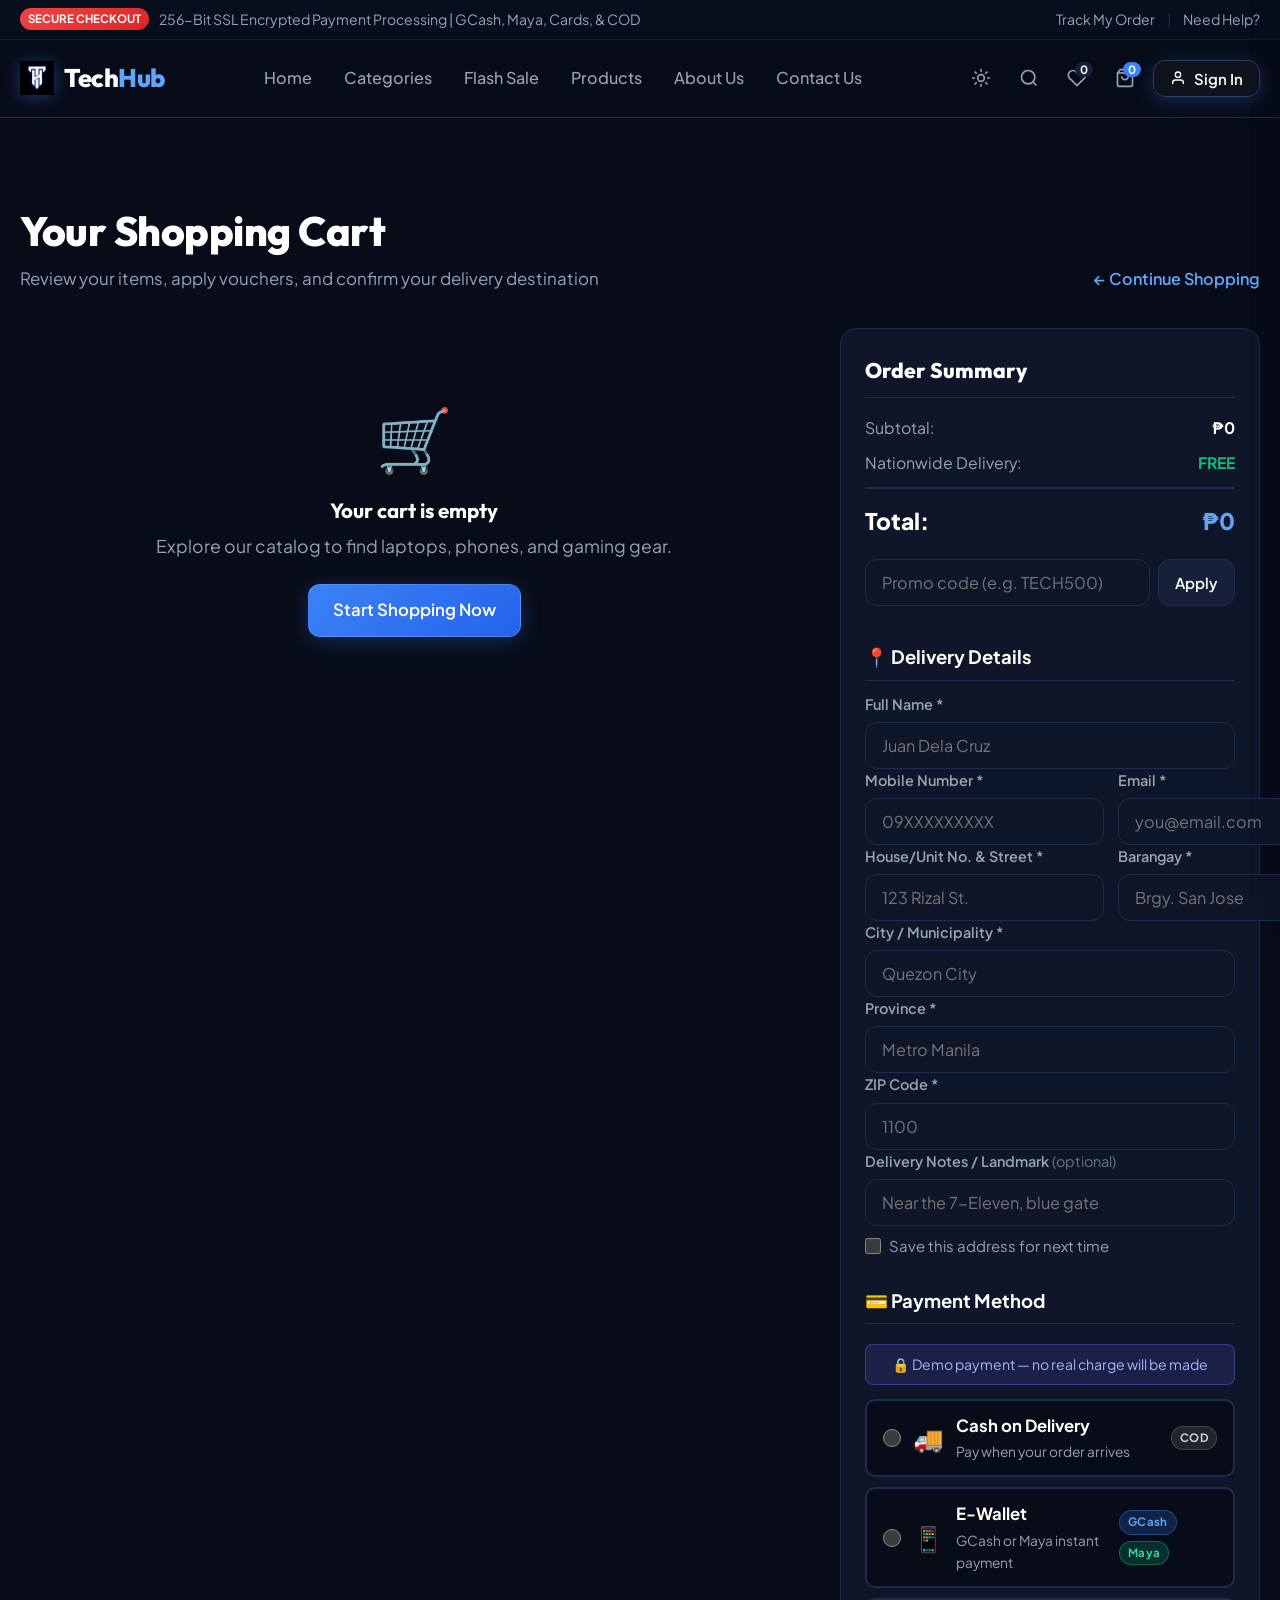
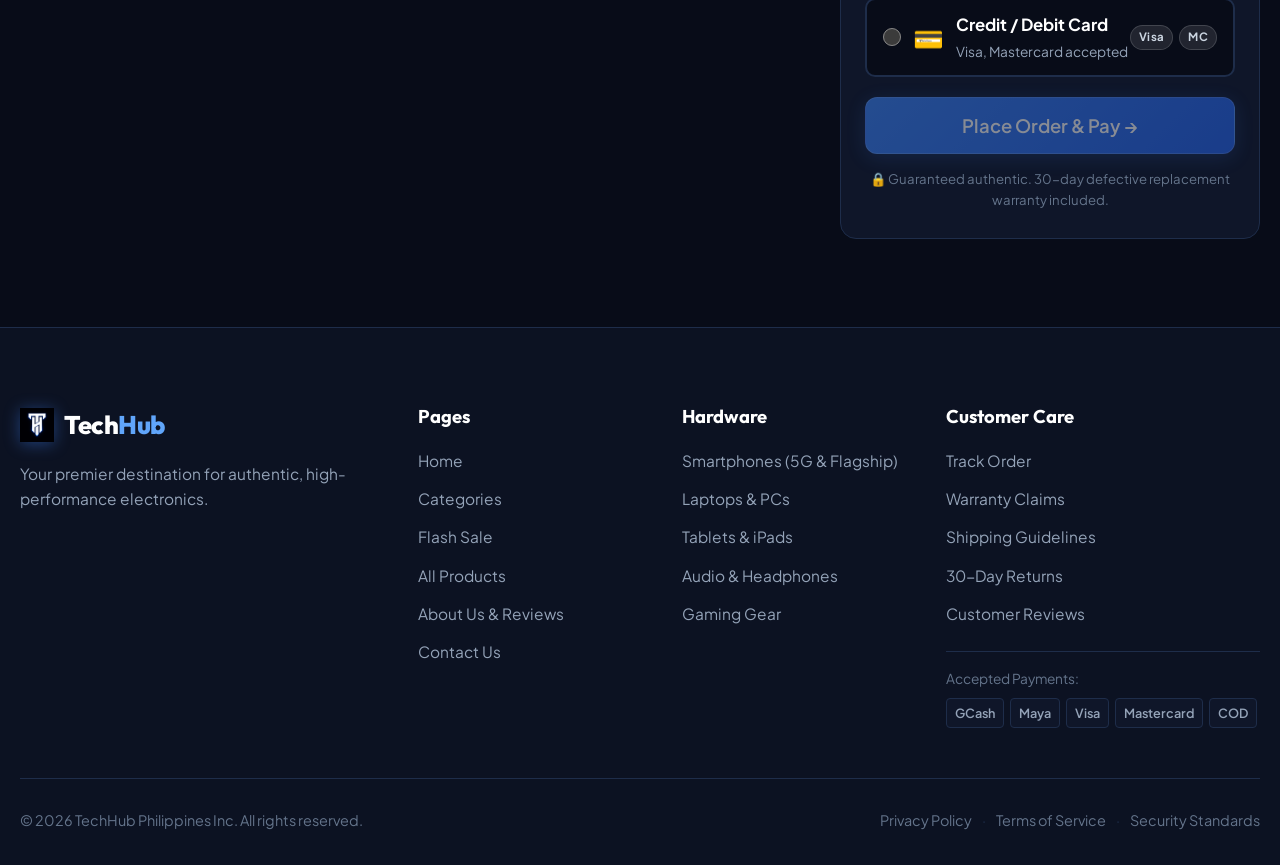
<file: cart.html>
﻿<!DOCTYPE html>
<html lang="en">
<head>
  <meta charset="UTF-8" />
  <meta name="viewport" content="width=device-width, initial-scale=1.0" />
  <title>Shopping Cart &amp; Checkout — TechHub</title>
  <meta name="description" content="Review your selected electronics, apply vouchers, and complete your order with secure checkout." />

  <link rel="preconnect" href="https://fonts.googleapis.com">
  <link rel="preconnect" href="https://fonts.gstatic.com" crossorigin>
  <link href="https://fonts.googleapis.com/css2?family=Outfit:wght@400;500;600;700;800;900&family=Plus+Jakarta+Sans:wght@400;500;600;700&display=swap" rel="stylesheet">

  <link rel="stylesheet" href="style.css" />
  <link rel="icon" type="image/png" href="TechHub_Logo.png" />
  <meta name="theme-color" content="#0f172a" />

  <script>document.documentElement.setAttribute('data-theme', localStorage.getItem('techhub_theme') === 'light' ? 'light' : 'dark');</script>
</head>
<body>

  <!-- Top Announcement Bar -->
  <div class="announcement-bar">
    <div class="container announcement-inner">
      <div class="announcement-text">
        <span class="announcement-pill">SECURE CHECKOUT</span>
        <span>256-Bit SSL Encrypted Payment Processing | GCash, Maya, Cards, &amp; COD</span>
      </div>
      <div class="announcement-links">
        <a href="#" onclick="openOrdersModal(); return false;">Track My Order</a>
        <span class="divider">|</span>
        <a href="contact.html">Need Help?</a>
      </div>
    </div>
  </div>

  <!-- Header / Navigation -->
  <header class="site-header" id="navbar">
    <div class="container header-inner">
      <a href="index.html" class="brand-link" aria-label="TechHub Home">
        <img src="TechHub_Logo.png" alt="TechHub Logo" class="brand-logo" id="main-logo" />
        <span class="brand-text"><span class="brand-white">Tech</span><span class="brand-accent">Hub</span></span>
      </a>
      <nav class="nav-menu" aria-label="Main Navigation">
        <a href="index.html" class="nav-link" data-page="index.html">Home</a>
        <a href="categories.html" class="nav-link" data-page="categories.html">Categories</a>
        <a href="flash-sale.html" class="nav-link" data-page="flash-sale.html">Flash Sale</a>
        <a href="products.html" class="nav-link" data-page="products.html">Products</a>
        <a href="about.html" class="nav-link" data-page="about.html">About Us</a>
        <a href="contact.html" class="nav-link" data-page="contact.html">Contact Us</a>
      </nav>
      <div class="header-actions">
        <button class="action-btn" id="search-btn" aria-label="Search products" title="Search">
          <svg width="20" height="20" fill="none" stroke="currentColor" stroke-width="2" viewBox="0 0 24 24"><circle cx="11" cy="11" r="8"></circle><path d="m21 21-4.35-4.35"></path></svg>
        </button>
        <button class="action-btn" id="wishlist-btn" aria-label="Wishlist" title="Saved Items">
          <svg width="20" height="20" fill="none" stroke="currentColor" stroke-width="2" viewBox="0 0 24 24"><path d="M20.84 4.61a5.5 5.5 0 00-7.78 0L12 5.67l-1.06-1.06a5.5 5.5 0 00-7.78 7.78l1.06 1.06L12 21.23l7.78-7.78 1.06-1.06a5.5 5.5 0 000-7.78z"></path></svg>
          <span class="badge" id="wishlist-count">0</span>
        </button>
        <button class="action-btn cart-btn" id="cart-btn" aria-label="Shopping cart" title="View Cart">
          <svg width="20" height="20" fill="none" stroke="currentColor" stroke-width="2" viewBox="0 0 24 24"><path d="M6 2L3 6v14a2 2 0 002 2h14a2 2 0 002-2V6l-3-4z"></path><line x1="3" y1="6" x2="21" y2="6"></line><path d="M16 10a4 4 0 01-8 0"></path></svg>
          <span class="badge badge-accent" id="cart-count">0</span>
        </button>
        <div id="user-auth-area"></div>
        <button class="action-btn mobile-menu-btn" id="mobile-toggle" aria-label="Toggle Mobile Menu">
          <svg width="24" height="24" fill="none" stroke="currentColor" stroke-width="2" viewBox="0 0 24 24"><path d="M4 6h16M4 12h16M4 18h16"></path></svg>
        </button>
      </div>
    </div>
    <div class="mobile-drawer" id="mobile-drawer">
      <nav class="mobile-nav">
        <a href="index.html" class="mobile-link">Home</a>
        <a href="categories.html" class="mobile-link">Categories</a>
        <a href="flash-sale.html" class="mobile-link">Flash Sale</a>
        <a href="products.html" class="mobile-link">Products</a>
        <a href="about.html" class="mobile-link">About Us &amp; Reviews</a>
        <a href="contact.html" class="mobile-link">Contact Us</a>
        <div class="mobile-cta" id="mobile-user-auth-area">
          <button class="btn btn-primary btn-block" onclick="openAuthModal('login')">Sign In / Register</button>
        </div>
      </nav>
    </div>
  </header>

  <!-- CART PAGE CONTENT -->
  <main class="section" style="min-height: 70vh;">
    <div class="container">
      <div class="section-header">
        <div>
          <h1 class="section-title">Your Shopping Cart</h1>
          <p class="section-subtitle">Review your items, apply vouchers, and confirm your delivery destination</p>
        </div>
        <a href="products.html" class="link-arrow">&larr; Continue Shopping</a>
      </div>

      <div class="cart-page-layout" id="cart-page-layout">

        <!-- Left: Cart Items List -->
        <div id="full-cart-items" class="cart-items-list">
          <!-- Rendered via JS -->
        </div>

        <!-- Right: Summary & Checkout Form -->
        <div class="cart-summary-box" id="checkout-right-panel">

          <h3 class="cart-summary-title">Order Summary</h3>

          <div class="cart-summary-row">
            <span>Subtotal:</span>
            <span style="color: var(--text-primary); font-weight: 700;" id="page-cart-subtotal">&#8369;0</span>
          </div>

          <div id="promo-discount-row" class="cart-summary-row" style="display:none;">
            <span>Promo Discount:</span>
            <span style="color: #10b981; font-weight: 700;" id="page-cart-discount">-&#8369;0</span>
          </div>

          <div class="cart-summary-row">
            <span>Nationwide Delivery:</span>
            <span style="color: var(--color-green); font-weight: 700;" id="page-cart-shipping">FREE</span>
          </div>

          <div id="free-ship-hint-wrap" class="free-ship-hint" style="display:none;" id="free-ship-hint-text"></div>

          <div class="cart-summary-total-row">
            <span>Total:</span>
            <span style="color: var(--accent-blue-light);" id="page-cart-total">&#8369;0</span>
          </div>

          <!-- Promo Input -->
          <div id="promo-input-area" style="margin-bottom: 16px;">
            <div style="display: flex; gap: 8px;">
              <input type="text" placeholder="Promo code (e.g. TECH500)" id="promo-input" class="form-input" style="flex: 1;" />
              <button class="btn btn-secondary btn-sm" onclick="applyPromoCart()">Apply</button>
            </div>
          </div>
          <div id="promo-applied-display" style="display:none;" class="promo-applied-row">
            <span>&#127881; TECH500 applied &mdash; &#8369;500 off</span>
            <button class="promo-remove-btn" onclick="removePromoCart()">Remove</button>
          </div>

          <!-- Checkout Form - 2 Sections -->
          <form id="checkout-form" onsubmit="handlePlaceOrder(event)" novalidate style="display: flex; flex-direction: column; gap: 0;">

            <!-- Section 1: Delivery Details -->
            <div class="checkout-section-title">&#128205; Delivery Details</div>

            <div class="form-group">
              <label class="form-label" for="co-fullname">Full Name *</label>
              <input type="text" id="co-fullname" class="form-input" placeholder="Juan Dela Cruz" autocomplete="name" />
              <div class="field-error" id="err-fullname">Please enter your full name.</div>
            </div>

            <div class="form-row-2">
              <div class="form-group">
                <label class="form-label" for="co-mobile">Mobile Number *</label>
                <input type="tel" id="co-mobile" class="form-input" placeholder="09XXXXXXXXX" autocomplete="tel" />
                <div class="field-error" id="err-mobile">Enter a valid PH mobile number (09XX or +639XX).</div>
              </div>
              <div class="form-group">
                <label class="form-label" for="co-email">Email *</label>
                <input type="email" id="co-email" class="form-input" placeholder="you@email.com" autocomplete="email" />
                <div class="field-error" id="err-email">Please enter a valid email address.</div>
              </div>
            </div>

            <div class="form-row-2">
              <div class="form-group">
                <label class="form-label" for="co-house">House/Unit No. &amp; Street *</label>
                <input type="text" id="co-house" class="form-input" placeholder="123 Rizal St." autocomplete="address-line1" />
                <div class="field-error" id="err-house">Please enter your house/unit number and street.</div>
              </div>
              <div class="form-group">
                <label class="form-label" for="co-barangay">Barangay *</label>
                <input type="text" id="co-barangay" class="form-input" placeholder="Brgy. San Jose" autocomplete="address-line2" />
                <div class="field-error" id="err-barangay">Please enter your barangay.</div>
              </div>
            </div>

            <div class="form-group">
              <label class="form-label" for="co-city">City / Municipality *</label>
              <input type="text" id="co-city" class="form-input" placeholder="Quezon City" autocomplete="address-level2" />
              <div class="field-error" id="err-city">Please enter your city or municipality.</div>
            </div>

            <div class="form-row-prov-zip">
              <div class="form-group">
                <label class="form-label" for="co-province">Province *</label>
                <input type="text" id="co-province" class="form-input" placeholder="Metro Manila" autocomplete="address-level1" />
                <div class="field-error" id="err-province">Please enter your province.</div>
              </div>
              <div class="form-group">
                <label class="form-label" for="co-zip">ZIP Code *</label>
                <input type="text" id="co-zip" class="form-input" placeholder="1100" maxlength="4" autocomplete="postal-code" />
                <div class="field-error" id="err-zip">Please enter a valid 4-digit ZIP code.</div>
              </div>
            </div>

            <div class="form-group">
              <label class="form-label" for="co-notes">Delivery Notes / Landmark <span style="color:var(--text-muted);font-weight:400;">(optional)</span></label>
              <input type="text" id="co-notes" class="form-input" placeholder="Near the 7-Eleven, blue gate" />
            </div>

            <label class="save-addr-row">
              <input type="checkbox" id="co-save-addr" />
              <span>Save this address for next time</span>
            </label>

            <!-- Section 2: Payment Method -->
            <div class="checkout-section-title" style="margin-top: 24px;">&#128179; Payment Method</div>
            <div class="demo-banner" style="margin-bottom: 14px;">&#128274; Demo payment &mdash; no real charge will be made</div>

            <div class="payment-radio-cards">

              <!-- COD -->
              <div>
                <label class="pay-card" id="pay-card-cod" onclick="selectPayment('cod')">
                  <div class="pay-card-left">
                    <input type="radio" name="payment_method" id="pay-radio-cod" value="cod" />
                    <span class="pay-card-icon">&#128666;</span>
                    <div>
                      <div class="pay-card-title">Cash on Delivery</div>
                      <div class="pay-card-desc">Pay when your order arrives</div>
                    </div>
                  </div>
                  <div class="pay-badges-inline"><span class="pay-mini-badge">COD</span></div>
                </label>
                <div class="pay-fields" id="pay-fields-cod">
                  <div style="display: flex; gap: 10px; align-items: flex-start; color: var(--text-secondary); font-size: 0.9rem;">
                    <span style="font-size: 1.3rem;">&#128337;</span>
                    <span>Please prepare the <strong style="color:var(--text-primary);">exact amount</strong>. Our rider will collect payment upon delivery.</span>
                  </div>
                </div>
              </div>

              <!-- E-Wallet -->
              <div>
                <label class="pay-card" id="pay-card-ewallet" onclick="selectPayment('ewallet')">
                  <div class="pay-card-left">
                    <input type="radio" name="payment_method" id="pay-radio-ewallet" value="ewallet" />
                    <span class="pay-card-icon">&#128241;</span>
                    <div>
                      <div class="pay-card-title">E-Wallet</div>
                      <div class="pay-card-desc">GCash or Maya instant payment</div>
                    </div>
                  </div>
                  <div class="pay-badges-inline">
                    <span class="pay-mini-badge gcash">GCash</span>
                    <span class="pay-mini-badge maya">Maya</span>
                  </div>
                </label>
                <div class="pay-fields" id="pay-fields-ewallet">
                  <div class="form-group">
                    <label class="form-label">E-Wallet Provider *</label>
                    <div style="display: flex; gap: 10px;">
                      <label style="flex:1; display:flex; align-items:center; gap:8px; padding: 10px 14px; background: var(--bg-darker); border: 1px solid var(--border-color); border-radius:8px; cursor:pointer;">
                        <input type="radio" name="ewallet_provider" value="gcash" id="ewallet-gcash" style="accent-color:#3b82f6;" /> <span style="font-weight:600;">GCash</span>
                      </label>
                      <label style="flex:1; display:flex; align-items:center; gap:8px; padding: 10px 14px; background: var(--bg-darker); border: 1px solid var(--border-color); border-radius:8px; cursor:pointer;">
                        <input type="radio" name="ewallet_provider" value="maya" id="ewallet-maya" style="accent-color:#10b981;" /> <span style="font-weight:600;">Maya</span>
                      </label>
                    </div>
                    <div class="field-error" id="err-ewallet-provider">Please choose GCash or Maya.</div>
                  </div>
                  <div class="form-group">
                    <label class="form-label" for="ewallet-mobile">Registered Mobile Number *</label>
                    <input type="tel" id="ewallet-mobile" class="form-input" placeholder="09XXXXXXXXX" />
                    <div class="field-error" id="err-ewallet-mobile">Enter a valid PH mobile number.</div>
                  </div>
                  <div id="ewallet-qr-area" style="display:none;">
                    <div class="qr-sim-box">
                      <div class="qr-sim-graphic"><div class="qr-sim-matrix"></div></div>
                      <div id="ewallet-status-text" style="font-weight:700; font-size:0.95rem; color:var(--text-primary); margin-bottom:4px;"></div>
                      <div id="ewallet-ref-text" style="font-size:0.8rem; color: var(--text-secondary);"></div>
                    </div>
                  </div>
                  <button type="button" id="ewallet-pay-btn" class="btn btn-primary btn-block" onclick="simulateEwalletPay()" style="margin-top:6px;">
                    Pay Now
                  </button>
                </div>
              </div>

              <!-- Card -->
              <div>
                <label class="pay-card" id="pay-card-card" onclick="selectPayment('card')">
                  <div class="pay-card-left">
                    <input type="radio" name="payment_method" id="pay-radio-card" value="card" />
                    <span class="pay-card-icon">&#128179;</span>
                    <div>
                      <div class="pay-card-title">Credit / Debit Card</div>
                      <div class="pay-card-desc">Visa, Mastercard accepted</div>
                    </div>
                  </div>
                  <div class="pay-badges-inline">
                    <span class="pay-mini-badge">Visa</span>
                    <span class="pay-mini-badge">MC</span>
                  </div>
                </label>
                <div class="pay-fields" id="pay-fields-card">
                  <div class="form-group">
                    <label class="form-label" for="card-number">Card Number *</label>
                    <div style="position:relative;">
                      <input type="text" id="card-number" class="form-input" placeholder="0000 0000 0000 0000" maxlength="19" oninput="formatCardNumber(this)" style="padding-right: 60px;" />
                      <span id="card-brand-icon" style="position:absolute; right:12px; top:50%; transform:translateY(-50%); font-size:0.8rem; font-weight:700; color: var(--text-muted);"></span>
                    </div>
                    <div class="field-error" id="err-card-number">Enter a valid card number.</div>
                  </div>
                  <div class="form-group">
                    <label class="form-label" for="card-name">Name on Card *</label>
                    <input type="text" id="card-name" class="form-input" placeholder="JUAN DELA CRUZ" style="text-transform:uppercase;" />
                    <div class="field-error" id="err-card-name">Please enter the name on your card.</div>
                  </div>
                  <div class="form-row-2">
                    <div class="form-group">
                      <label class="form-label" for="card-expiry">Expiry MM/YY *</label>
                      <input type="text" id="card-expiry" class="form-input" placeholder="MM/YY" maxlength="5" oninput="formatCardExpiry(this)" />
                      <div class="field-error" id="err-card-expiry">Enter a valid future expiry date.</div>
                    </div>
                    <div class="form-group">
                      <label class="form-label" for="card-cvv">CVV *</label>
                      <input type="password" id="card-cvv" class="form-input" placeholder="123" maxlength="3" />
                      <div class="field-error" id="err-card-cvv">CVV must be 3 digits.</div>
                    </div>
                  </div>
                </div>
              </div>

            </div><!-- end payment-radio-cards -->
            <div class="field-error" id="err-payment" style="margin-top:8px;">Please select a payment method.</div>

            <button type="submit" class="btn btn-primary btn-block glow-blue" id="place-order-btn" style="margin-top: 20px; padding: 16px; font-size: 1.05rem;">
              Place Order &amp; Pay &rarr;
            </button>
          </form>

          <p style="font-size: 0.75rem; color: var(--text-muted); text-align: center; margin-top: 14px;">
            &#128274; Guaranteed authentic. 30-day defective replacement warranty included.
          </p>
        </div>

      </div>
    </div>
  </main>

  <!-- FOOTER -->
  <footer class="site-footer">
    <div class="container">
      <div class="footer-grid">
        <div class="footer-col brand-col">
          <a href="index.html" class="brand-link">
            <img src="TechHub_Logo.png" alt="TechHub Logo" class="brand-logo" />
            <span class="brand-text"><span class="brand-white">Tech</span><span class="brand-accent">Hub</span></span>
          </a>
          <p class="footer-tagline">Your premier destination for authentic, high-performance electronics.</p>
        </div>

        <div class="footer-col">
          <h4 class="footer-heading">Pages</h4>
          <ul class="footer-list">
            <li><a href="index.html">Home</a></li>
            <li><a href="categories.html">Categories</a></li>
            <li><a href="flash-sale.html">Flash Sale</a></li>
            <li><a href="products.html">All Products</a></li>
            <li><a href="about.html">About Us &amp; Reviews</a></li>
            <li><a href="contact.html">Contact Us</a></li>
          </ul>
        </div>

        <div class="footer-col">
          <h4 class="footer-heading">Hardware</h4>
          <ul class="footer-list">
            <li><a href="categories.html#cat-smartphones">Smartphones (5G &amp; Flagship)</a></li>
            <li><a href="categories.html#cat-laptops">Laptops &amp; PCs</a></li>
            <li><a href="categories.html#cat-tablets">Tablets &amp; iPads</a></li>
            <li><a href="categories.html#cat-audio">Audio &amp; Headphones</a></li>
            <li><a href="categories.html#cat-gaming">Gaming Gear</a></li>
          </ul>
        </div>

        <div class="footer-col">
          <h4 class="footer-heading">Customer Care</h4>
          <ul class="footer-list">
            <li><a href="#" onclick="openOrdersModal(); return false;">Track Order</a></li>
            <li><a href="contact.html">Warranty Claims</a></li>
            <li><a href="contact.html">Shipping Guidelines</a></li>
            <li><a href="contact.html">30-Day Returns</a></li>
            <li><a href="about.html#reviews">Customer Reviews</a></li>
          </ul>

          <div class="payment-badges-wrap">
            <span class="payment-title">Accepted Payments:</span>
            <div class="payment-badges">
              <span class="pay-tag">GCash</span>
              <span class="pay-tag">Maya</span>
              <span class="pay-tag">Visa</span>
              <span class="pay-tag">Mastercard</span>
              <span class="pay-tag">COD</span>
            </div>
          </div>
        </div>
      </div>

      <div class="footer-bottom">
        <p>&copy; 2026 TechHub Philippines Inc. All rights reserved.</p>
        <div class="footer-bottom-links">
          <a href="#">Privacy Policy</a>
          <span class="divider">&middot;</span>
          <a href="#">Terms of Service</a>
          <span class="divider">&middot;</span>
          <a href="#">Security Standards</a>
        </div>
      </div>
    </div>
  </footer>

  <script src="script.js"></script>
  <script>
    // ========== CART PAGE LOCAL FUNCTIONS ==========
    // These are page-specific helpers that rely on script.js globals.

    // Render cart items left panel
    function renderPageCart() {
      const container = document.getElementById('full-cart-items');
      const subtotalEl = document.getElementById('page-cart-subtotal');
      const shippingEl = document.getElementById('page-cart-shipping');
      const totalEl = document.getElementById('page-cart-total');
      const discountRow = document.getElementById('promo-discount-row');
      const discountEl = document.getElementById('page-cart-discount');
      const hintWrap = document.getElementById('free-ship-hint-wrap');
      const placeBtn = document.getElementById('place-order-btn');

      if (!container) return;

      if (!cart || cart.length === 0) {
        container.innerHTML = `
          <div class="empty-state" style="padding: 60px 20px;">
            <div class="empty-icon">&#128722;</div>
            <h3 style="color: var(--text-primary); margin-bottom: 8px;">Your cart is empty</h3>
            <p style="color: var(--text-secondary); margin-bottom: 24px;">Explore our catalog to find laptops, phones, and gaming gear.</p>
            <a href="products.html" class="btn btn-primary glow-blue">Start Shopping Now</a>
          </div>
        `;
        if (subtotalEl) subtotalEl.textContent = '\u20B10';
        if (totalEl) totalEl.textContent = '\u20B10';
        if (placeBtn) { placeBtn.disabled = true; placeBtn.style.opacity = '0.5'; }
        return;
      }

      if (placeBtn) { placeBtn.disabled = false; placeBtn.style.opacity = ''; }

      let subtotal = 0;
      container.innerHTML = cart.map((item, idx) => {
        subtotal += item.price * item.qty;
        const name = escapeHtml(item.name || '');
        const variant = escapeHtml(item.variant || '');
        return `
          <div class="drawer-item" style="padding: 16px; background: var(--bg-card); border-radius: 12px; border: 1px solid var(--border-color);">
            <img src="${escapeHtml(item.image || '')}" alt="${name}" class="drawer-item-img" style="width: 90px; height: 90px; border-radius:8px; object-fit:cover;" />
            <div class="drawer-item-info">
              <div style="font-size: 1.05rem; font-weight: 700; color: var(--text-primary);">${name}</div>
              <div class="drawer-item-variant">Selected Color: ${variant}</div>
              <div class="drawer-item-price" style="font-size: 1.15rem; color: var(--accent-blue-light); margin-top: 4px;">
                &#8369;${(item.price * item.qty).toLocaleString()}
              </div>
              <div style="display: flex; align-items: center; justify-content: space-between; margin-top: 10px;">
                <div class="qty-control">
                  <button class="qty-btn" onclick="updateCartQty(${idx}, -1); renderPageCart();">-</button>
                  <span class="qty-val">${item.qty}</span>
                  <button class="qty-btn" onclick="updateCartQty(${idx}, 1); renderPageCart();">+</button>
                </div>
                <button class="item-delete-btn" onclick="removeCartItem(${idx}); renderPageCart();" style="font-size: 0.9rem;">&#128465; Remove</button>
              </div>
            </div>
          </div>
        `;
      }).join('');

      const promoDiscount = getAppliedPromoDiscount(subtotal);
      const shipping = subtotal >= 3000 ? 0 : 150;
      const discounted = Math.max(0, subtotal - promoDiscount);
      const total = discounted + shipping;

      if (subtotalEl) subtotalEl.textContent = `\u20B1${subtotal.toLocaleString()}`;
      if (shippingEl) shippingEl.textContent = shipping === 0 ? 'FREE' : `\u20B1${shipping}`;
      if (totalEl) totalEl.textContent = `\u20B1${total.toLocaleString()}`;

      if (promoDiscount > 0 && discountRow && discountEl) {
        discountRow.style.display = 'flex';
        discountEl.textContent = `-\u20B1${promoDiscount.toLocaleString()}`;
      } else if (discountRow) {
        discountRow.style.display = 'none';
      }

      // Free shipping hint
      if (hintWrap) {
        if (shipping > 0) {
          const needed = 3000 - subtotal;
          hintWrap.style.display = 'block';
          hintWrap.textContent = `Add \u20B1${needed.toLocaleString()} more for FREE shipping!`;
        } else {
          hintWrap.style.display = 'none';
        }
      }
    }

    // Promo helpers (cart page specific, piggy-backs on script.js storage)
    function getAppliedPromoDiscount(subtotal) {
      const saved = localStorage.getItem('techhub_promo');
      if (!saved) return 0;
      try {
        const d = JSON.parse(saved), p = findPromo(d.code);
        if (p) return promoDiscountFor(p, subtotal === undefined ? cart.reduce((n, i) => n + i.price * i.qty, 0) : subtotal);
        return d.discount || 0;
      } catch (e) { return 0; }
    }

    function applyPromoCart() {
      const input = document.getElementById('promo-input');
      const code = (input ? input.value.trim().toUpperCase() : '');
      if (!code) { showToast('Please enter a promo code.', 'error'); return; }
      if (localStorage.getItem('techhub_promo')) { showToast('A promo code is already applied.', 'warning'); return; }

      const p = findPromo(code);
      const subtotal = cart.reduce((n, i) => n + i.price * i.qty, 0);
      if (!p) { showToast('Invalid promo code.', 'error'); return; }
      if (!p.active) { showToast('This promo code is not active.', 'error'); return; }
      if (p.maxUses > 0 && (p.uses || 0) >= p.maxUses) { showToast('This promo code has been fully redeemed.', 'error'); return; }
      if (subtotal < (p.minSpend || 0)) { showToast('Spend at least \u20B1' + Number(p.minSpend).toLocaleString() + ' to use ' + p.code + '.', 'error'); return; }

      localStorage.setItem('techhub_promo', JSON.stringify({ code: p.code, type: p.type, value: p.value }));
      document.getElementById('promo-input-area').style.display = 'none';
      const shown = document.getElementById('promo-applied-display');
      shown.style.display = 'flex';
      shown.querySelector('span').innerHTML = '&#127881; ' + p.code + ' applied &mdash; ' + describePromo(p);
      showToast('Promo code ' + p.code + ' applied! ' + describePromo(p) + '.', 'success');
      renderPageCart();
    }

    function removePromoCart() {
      localStorage.removeItem('techhub_promo');
      document.getElementById('promo-input-area').style.display = 'block';
      document.getElementById('promo-applied-display').style.display = 'none';
      const inp = document.getElementById('promo-input');
      if (inp) inp.value = '';
      showToast('Promo code removed.', 'info');
      renderPageCart();
    }

    // Payment selection
    let currentPayment = null;
    let ewalletRefNum = null;
    let ewalletPaid = false;

    function selectPayment(method) {
      currentPayment = method;
      ewalletPaid = false;
      ewalletRefNum = null;

      ['cod', 'ewallet', 'card'].forEach(m => {
        const card = document.getElementById('pay-card-' + m);
        const fields = document.getElementById('pay-fields-' + m);
        const radio = document.getElementById('pay-radio-' + m);
        if (card) card.classList.toggle('active', m === method);
        if (fields) fields.classList.toggle('visible', m === method);
        if (radio) radio.checked = (m === method);
      });

      // Reset ewallet state
      if (method === 'ewallet') {
        document.getElementById('ewallet-qr-area').style.display = 'none';
        document.getElementById('ewallet-pay-btn').style.display = 'block';
        document.getElementById('ewallet-pay-btn').disabled = false;
        document.getElementById('ewallet-pay-btn').textContent = 'Pay Now';
      }

      const errEl = document.getElementById('err-payment');
      if (errEl) errEl.classList.remove('show');
    }

    function updateEwalletPayBtn() {
      const provider = document.querySelector('input[name="ewallet_provider"]:checked');
      const btn = document.getElementById('ewallet-pay-btn');
      if (!btn) return;
      btn.textContent = provider ? `Pay with ${provider.value === 'gcash' ? 'GCash' : 'Maya'}` : 'Pay Now';
    }

    document.querySelectorAll('input[name="ewallet_provider"]').forEach(r => {
      r.addEventListener('change', updateEwalletPayBtn);
    });

    function simulateEwalletPay() {
      const providerEl = document.querySelector('input[name="ewallet_provider"]:checked');
      const mobileEl = document.getElementById('ewallet-mobile');
      const errProvider = document.getElementById('err-ewallet-provider');
      const errMobile = document.getElementById('err-ewallet-mobile');

      let valid = true;
      if (!providerEl) {
        errProvider.classList.add('show');
        valid = false;
      } else {
        errProvider.classList.remove('show');
      }
      const mobile = mobileEl ? mobileEl.value.trim() : '';
      if (!/^(09\d{9}|\+639\d{9})$/.test(mobile)) {
        if (errMobile) errMobile.classList.add('show');
        valid = false;
      } else {
        if (errMobile) errMobile.classList.remove('show');
      }
      if (!valid) return;

      const provider = providerEl.value;
      const btn = document.getElementById('ewallet-pay-btn');
      btn.disabled = true;
      btn.textContent = 'Processing...';

      document.getElementById('ewallet-qr-area').style.display = 'block';
      document.getElementById('ewallet-status-text').textContent = 'Scan QR or waiting for confirmation...';
      document.getElementById('ewallet-ref-text').textContent = '';

      setTimeout(() => {
        const prefix = provider === 'gcash' ? 'GC' : 'MY';
        ewalletRefNum = prefix + '-' + Math.random().toString(36).substr(2, 10).toUpperCase();
        ewalletPaid = true;

        document.getElementById('ewallet-status-text').textContent = '✓ Payment Successful!';
        document.getElementById('ewallet-ref-text').textContent = 'Ref: ' + ewalletRefNum;
        btn.style.display = 'none';
        showToast('E-Wallet payment confirmed! Ref: ' + ewalletRefNum, 'success');
      }, 2200);
    }

    // Card formatting helpers
    function formatCardNumber(input) {
      let v = input.value.replace(/\D/g, '').substring(0, 16);
      input.value = v.replace(/(.{4})/g, '$1 ').trim();
      const brandEl = document.getElementById('card-brand-icon');
      if (brandEl) {
        if (/^4/.test(v)) brandEl.textContent = 'VISA';
        else if (/^5[1-5]/.test(v) || /^2(2[2-9]|[3-6]\d|7[01])/.test(v)) brandEl.textContent = 'MC';
        else brandEl.textContent = '';
      }
    }

    function formatCardExpiry(input) {
      let v = input.value.replace(/\D/g, '').substring(0, 4);
      if (v.length >= 3) v = v.substring(0, 2) + '/' + v.substring(2);
      input.value = v;
    }

    function luhnCheck(num) {
      const digits = num.replace(/\D/g, '');
      let sum = 0, alt = false;
      for (let i = digits.length - 1; i >= 0; i--) {
        let d = parseInt(digits[i]);
        if (alt) { d *= 2; if (d > 9) d -= 9; }
        sum += d;
        alt = !alt;
      }
      return sum % 10 === 0;
    }

    // Field validation helpers
    function setFieldError(id, errId, show) {
      const el = document.getElementById(id);
      const errEl = document.getElementById(errId);
      if (el) el.classList.toggle('input-error', show);
      if (errEl) errEl.classList.toggle('show', show);
      return !show;
    }

    function clearErrors() {
      document.querySelectorAll('.field-error').forEach(e => e.classList.remove('show'));
      document.querySelectorAll('.form-input').forEach(e => e.classList.remove('input-error'));
    }

    function validateAndCollect() {
      clearErrors();
      let valid = true;

      const fullname = document.getElementById('co-fullname').value.trim();
      if (!fullname) valid = setFieldError('co-fullname', 'err-fullname', true) && valid;

      const mobile = document.getElementById('co-mobile').value.trim();
      if (!/^(09\d{9}|\+639\d{9})$/.test(mobile)) valid = setFieldError('co-mobile', 'err-mobile', true) && valid;

      const email = document.getElementById('co-email').value.trim();
      if (!/^[^\s@]+@[^\s@]+\.[^\s@]+$/.test(email)) valid = setFieldError('co-email', 'err-email', true) && valid;

      const house = document.getElementById('co-house').value.trim();
      if (!house) valid = setFieldError('co-house', 'err-house', true) && valid;

      const barangay = document.getElementById('co-barangay').value.trim();
      if (!barangay) valid = setFieldError('co-barangay', 'err-barangay', true) && valid;

      const city = document.getElementById('co-city').value.trim();
      if (!city) valid = setFieldError('co-city', 'err-city', true) && valid;

      const province = document.getElementById('co-province').value.trim();
      if (!province) valid = setFieldError('co-province', 'err-province', true) && valid;

      const zip = document.getElementById('co-zip').value.trim();
      if (!/^\d{4}$/.test(zip)) valid = setFieldError('co-zip', 'err-zip', true) && valid;

      const notes = document.getElementById('co-notes').value.trim();

      // Payment validation
      if (!currentPayment) {
        document.getElementById('err-payment').classList.add('show');
        valid = false;
      } else if (currentPayment === 'ewallet') {
        const providerEl = document.querySelector('input[name="ewallet_provider"]:checked');
        if (!providerEl) { document.getElementById('err-ewallet-provider').classList.add('show'); valid = false; }
        const ewMobile = document.getElementById('ewallet-mobile').value.trim();
        if (!/^(09\d{9}|\+639\d{9})$/.test(ewMobile)) { document.getElementById('err-ewallet-mobile').classList.add('show'); valid = false; }
        if (!ewalletPaid) { showToast('Please complete the e-wallet payment step first.', 'warning'); valid = false; }
      } else if (currentPayment === 'card') {
        const cardNum = document.getElementById('card-number').value.replace(/\s/g, '');
        if (cardNum.length < 16 || !luhnCheck(cardNum)) { setFieldError('card-number', 'err-card-number', true); valid = false; }

        const cardName = document.getElementById('card-name').value.trim();
        if (!cardName) { setFieldError('card-name', 'err-card-name', true); valid = false; }

        const expiry = document.getElementById('card-expiry').value.trim();
        if (!/^\d{2}\/\d{2}$/.test(expiry)) { setFieldError('card-expiry', 'err-card-expiry', true); valid = false; }
        else {
          const [mm, yy] = expiry.split('/').map(Number);
          const now = new Date();
          const exp = new Date(2000 + yy, mm - 1, 1);
          if (mm < 1 || mm > 12 || exp <= now) { setFieldError('card-expiry', 'err-card-expiry', true); valid = false; }
        }

        const cvv = document.getElementById('card-cvv').value.trim();
        if (!/^\d{3}$/.test(cvv)) { setFieldError('card-cvv', 'err-card-cvv', true); valid = false; }
      }

      if (!valid) return null;

      // Build delivery object
      const formatted = `${house}, ${barangay}, ${city}, ${province} ${zip}`;
      const delivery = { fullName: fullname, mobile, email, house, street: house, barangay, city, province, zip, notes, formatted };

      // Save address if requested
      if (document.getElementById('co-save-addr').checked && currentUser) {
        localStorage.setItem(`techhub_addr_${currentUser.email}`, JSON.stringify(delivery));
      }

      // Build payment object
      let payment = {};
      if (currentPayment === 'cod') {
        payment = { method: 'cod', label: 'Cash on Delivery', refNum: null, mobileMasked: null, cardBrand: null, last4: null, status: 'Pay on delivery' };
      } else if (currentPayment === 'ewallet') {
        const provider = document.querySelector('input[name="ewallet_provider"]:checked').value;
        const rawMobile = document.getElementById('ewallet-mobile').value.trim();
        const masked = rawMobile.slice(0, 4) + ' XXX ' + rawMobile.slice(-4);
        payment = { method: provider, label: provider === 'gcash' ? 'GCash' : 'Maya', refNum: ewalletRefNum, mobileMasked: masked, cardBrand: null, last4: null, status: 'Paid' };
      } else if (currentPayment === 'card') {
        const rawNum = document.getElementById('card-number').value.replace(/\s/g, '');
        const brand = /^4/.test(rawNum) ? 'Visa' : 'Mastercard';
        payment = { method: 'card', label: `${brand} ending in ${rawNum.slice(-4)}`, refNum: null, mobileMasked: null, cardBrand: brand, last4: rawNum.slice(-4), status: 'Paid' };
      }

      return { delivery, payment };
    }

    function handlePlaceOrder(e) {
      e.preventDefault();

      if (!cart || cart.length === 0) {
        showToast('Your cart is empty! Please add items before checking out.', 'error');
        return;
      }
      if (!currentUser) {
        showToast('Sign-in Required! Please log in to complete your order.', 'error');
        openAuthModal('login');
        return;
      }

      // Re-check stock (an item may have sold out while it sat in the cart)
      for (const it of cart) {
        if (isSoldOut(it.id) || it.qty > getStock(it.id)) {
          showToast('"' + it.name + '" is no longer available in that quantity. Please update your cart.', 'error');
          return;
        }
      }

      const collected = validateAndCollect();
      if (!collected) {
        // Scroll to first error
        const firstErr = document.querySelector('.field-error.show');
        if (firstErr) firstErr.scrollIntoView({ behavior: 'smooth', block: 'center' });
        return;
      }

      const { delivery, payment } = collected;

      const placeBtn = document.getElementById('place-order-btn');
      if (placeBtn) { placeBtn.disabled = true; placeBtn.textContent = 'Placing Order...'; }

      const subtotal = cart.reduce((sum, item) => sum + item.price * item.qty, 0);
      const promoDiscount = getAppliedPromoDiscount(subtotal);
      const promoSaved = localStorage.getItem('techhub_promo');
      const promoCode = promoSaved ? (JSON.parse(promoSaved).code || '') : '';
      const shipping = subtotal >= 3000 ? 0 : 150;
      const total = Math.max(0, subtotal - promoDiscount + shipping);

      const orderNum = 'TH-' + Math.floor(100000 + Math.random() * 900000);
      const purchaseDate = new Date().toISOString();

      const items = cart.map(item => {
        const warrantyCode = 'WR-' + Math.random().toString(36).substr(2, 8).toUpperCase();
        const exp = new Date(purchaseDate);
        exp.setFullYear(exp.getFullYear() + 1);
        return {
          id: item.id,
          name: item.name,
          variant: item.variant,
          qty: item.qty,
          price: item.price,
          image: item.image,
          warrantyCode,
          warrantyExpiry: exp.toISOString()
        };
      });

      const order = {
        orderNum,
        date: purchaseDate,
        status: 'Order Placed',
        receivedAt: null,
        items,
        subtotal,
        discount: promoDiscount,
        promoCode,
        shipping,
        total,
        payment,
        delivery
      };

      createOrder(order);

      // Clear cart and promo
      cart = [];
      localStorage.removeItem('techhub_cart');
      localStorage.removeItem('techhub_promo');
      updateCartUI();
      renderPageCart();

      showOrderSuccessModal(order);
    }

    // Prefill saved address and user data on page load
    document.addEventListener('DOMContentLoaded', () => {
      renderPageCart();

      // Show promo state if previously applied
      const promoSaved = localStorage.getItem('techhub_promo');
      if (promoSaved) {
        try {
          const p = JSON.parse(promoSaved);
          const pr = findPromo(p.code);
          if (pr) {
            document.getElementById('promo-input-area').style.display = 'none';
            const shown = document.getElementById('promo-applied-display');
            shown.style.display = 'flex';
            shown.querySelector('span').innerHTML = '&#127881; ' + pr.code + ' applied &mdash; ' + describePromo(pr);
          }
        } catch (e) {}
      }

      // Prefill name and email from current user
      if (currentUser) {
        const nameEl = document.getElementById('co-fullname');
        const emailEl = document.getElementById('co-email');
        if (nameEl && currentUser.name) nameEl.value = currentUser.name;
        if (emailEl && currentUser.email) emailEl.value = currentUser.email;

        // Prefill saved address
        const savedAddr = localStorage.getItem(`techhub_addr_${currentUser.email}`);
        if (savedAddr) {
          try {
            const addr = JSON.parse(savedAddr);
            const set = (id, val) => { const el = document.getElementById(id); if (el && val) el.value = val; };
            set('co-mobile', addr.mobile || '');
            set('co-house', addr.house || addr.street || '');
            set('co-barangay', addr.barangay || '');
            set('co-city', addr.city || '');
            set('co-province', addr.province || '');
            set('co-zip', addr.zip || '');
            set('co-notes', addr.notes || '');
            document.getElementById('co-save-addr').checked = true;
          } catch (e) {}
        }
      }
    });
  </script>
</body>
</html>
</file>
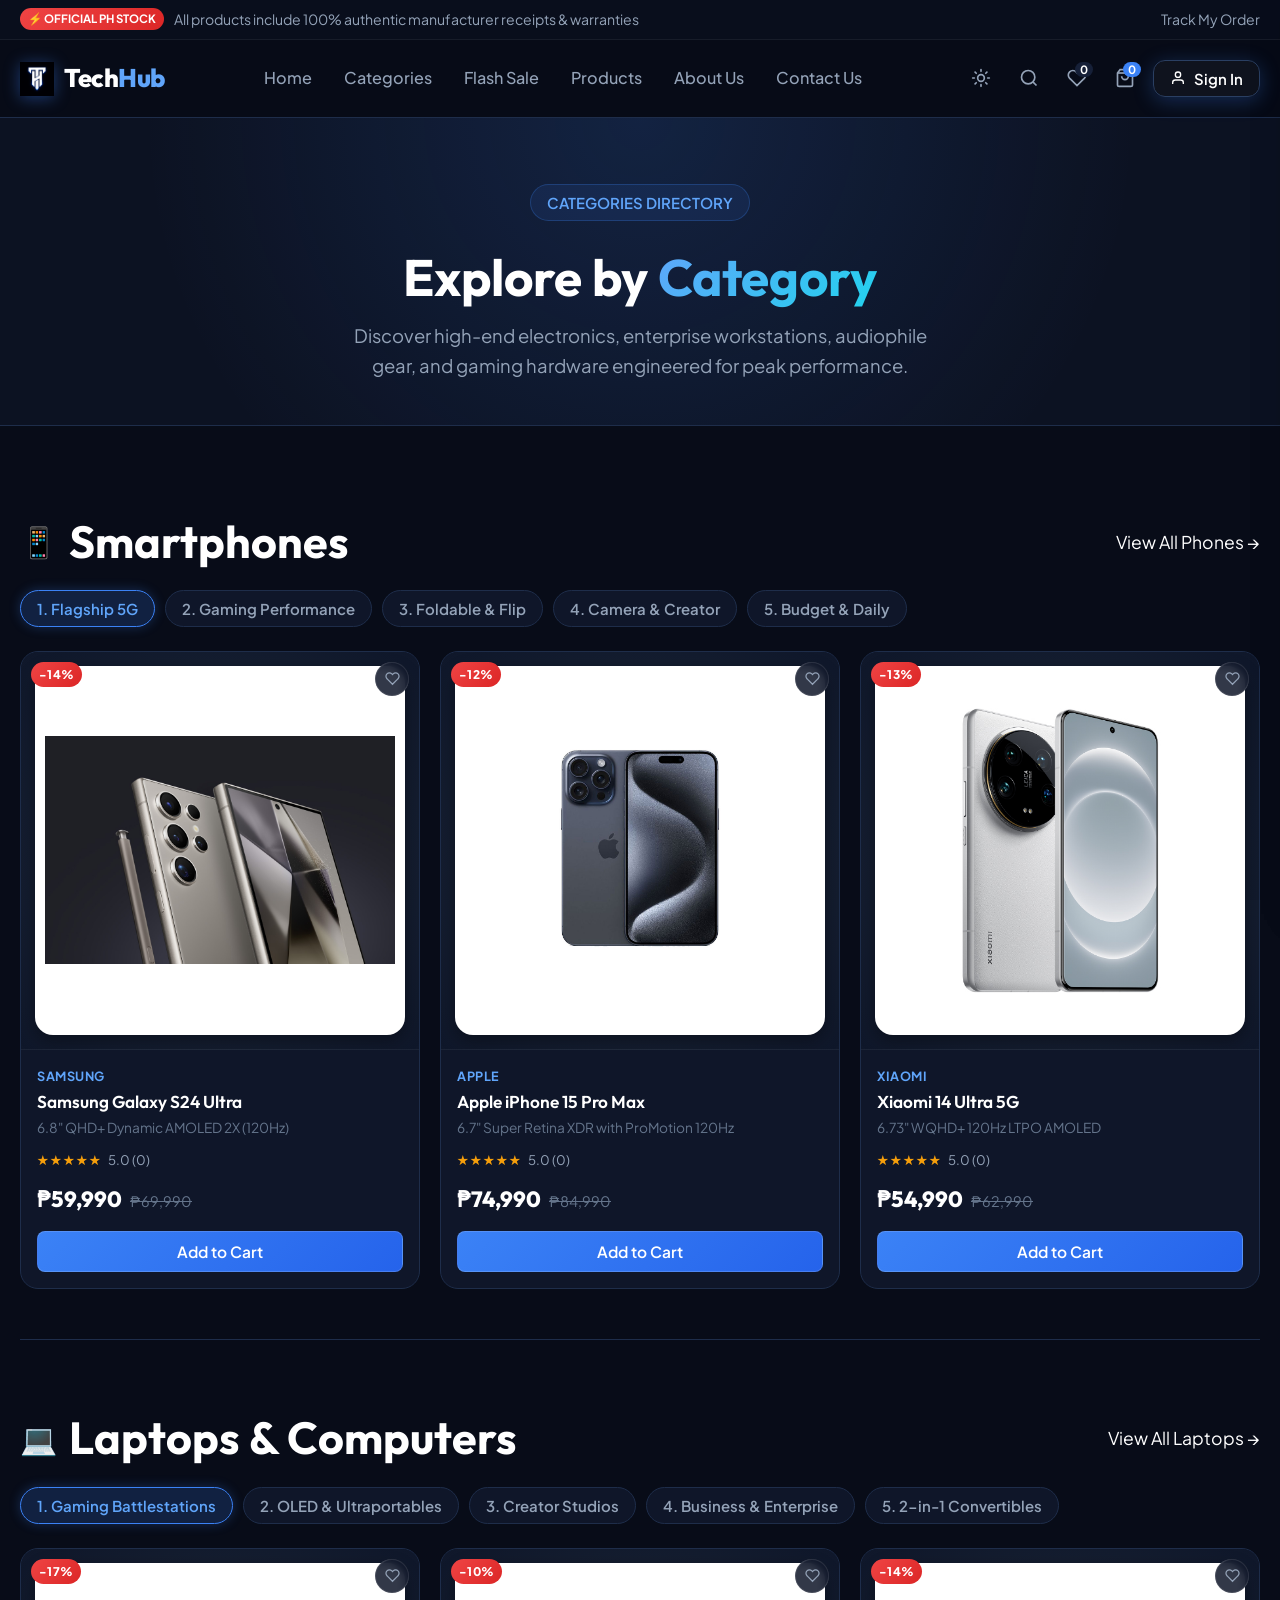
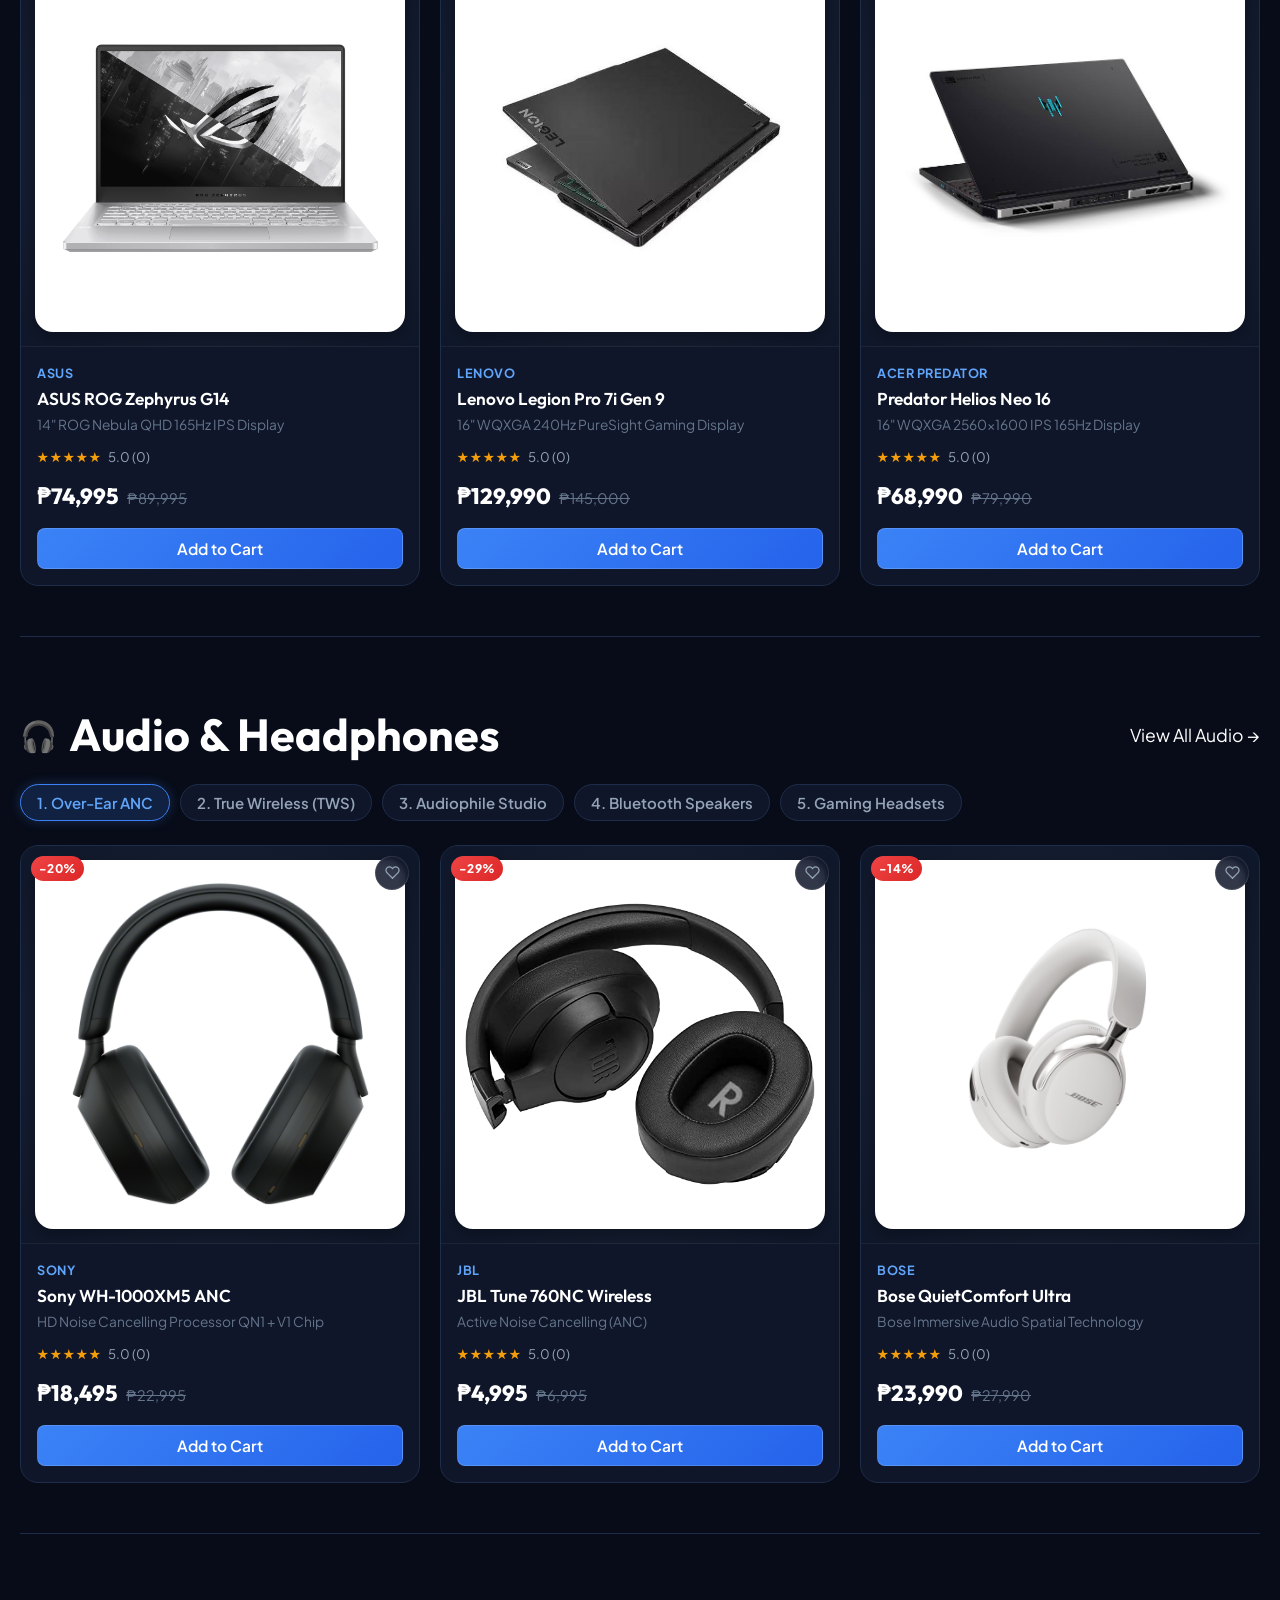
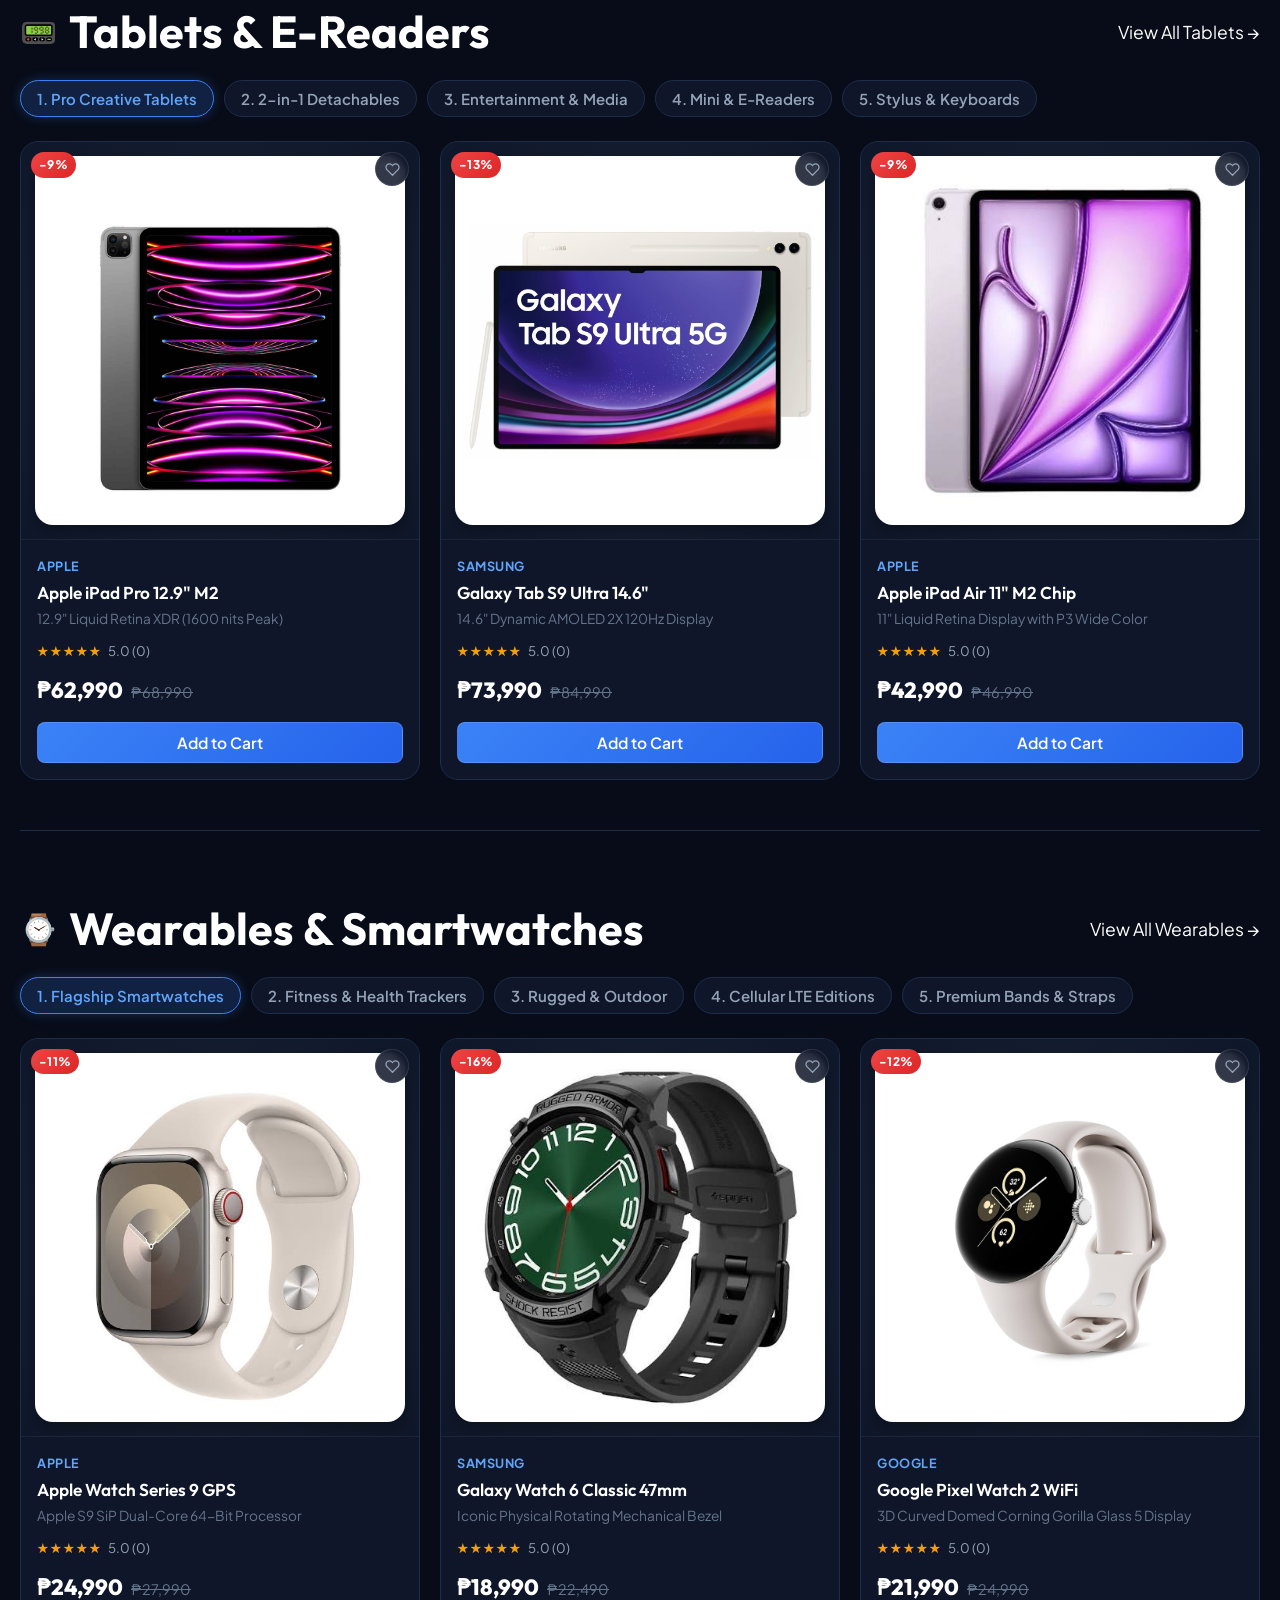
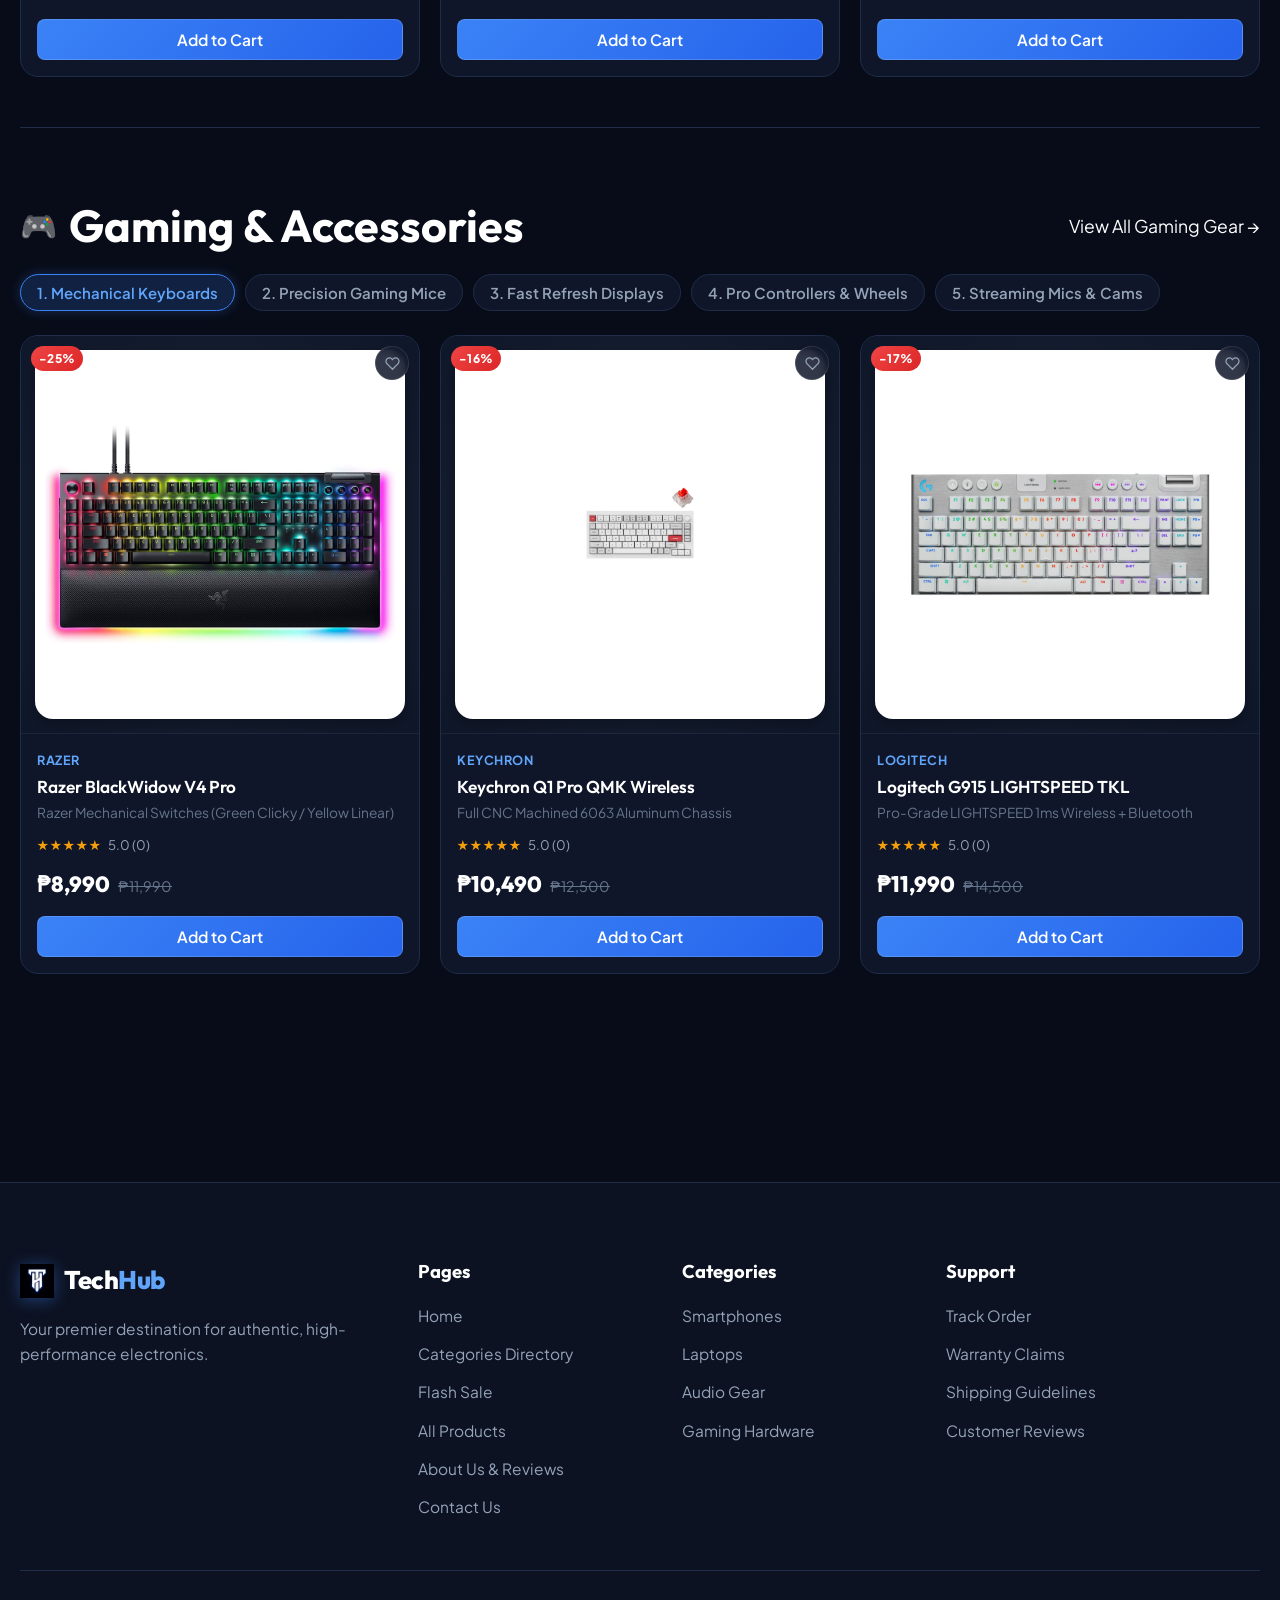
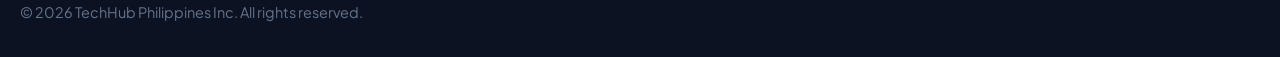
<file: categories.html>
﻿<!DOCTYPE html>
<html lang="en">
<head>
  <meta charset="UTF-8" />
  <meta name="viewport" content="width=device-width, initial-scale=1.0" />
  <title>Categories - TechHub</title>
  <link rel="preconnect" href="https://fonts.googleapis.com" />
  <link rel="preconnect" href="https://fonts.gstatic.com" crossorigin />
  <link href="https://fonts.googleapis.com/css2?family=Outfit:wght@300;400;500;600;700;800&family=Plus+Jakarta+Sans:wght@400;500;600;700&display=swap" rel="stylesheet" />
  <link rel="stylesheet" href="style.css" />
  <link rel="icon" type="image/png" href="TechHub_Logo.png" />
  <meta name="theme-color" content="#0f172a" />

  <script>document.documentElement.setAttribute('data-theme', localStorage.getItem('techhub_theme') === 'light' ? 'light' : 'dark');</script>
</head>
<body>
  <!-- Top Announcement Bar -->
  <div class="announcement-bar">
    <div class="container announcement-inner">
      <div class="announcement-text">
        <span class="announcement-pill">&#9889; OFFICIAL PH STOCK</span>
        <span>All products include 100% authentic manufacturer receipts & warranties</span>
      </div>
      <div class="announcement-links">
        <a href="contact.html">Track My Order</a>
      </div>
    </div>
  </div>

  <!-- Header / Navigation (Consistent with Home / Products) -->
    <header class="site-header" id="navbar">
    <div class="container header-inner">
      <a href="index.html" class="brand-link" aria-label="TechHub Home">
        <img src="TechHub_Logo.png" alt="TechHub Logo" class="brand-logo" id="main-logo" />
        <span class="brand-text"><span class="brand-white">Tech</span><span class="brand-accent">Hub</span></span>
      </a>
      <nav class="nav-menu" aria-label="Main Navigation">
        <a href="index.html" class="nav-link" data-page="index.html">Home</a>
        <a href="categories.html" class="nav-link" data-page="categories.html">Categories</a>
        <a href="flash-sale.html" class="nav-link" data-page="flash-sale.html">Flash Sale</a>
        <a href="products.html" class="nav-link" data-page="products.html">Products</a>
        <a href="about.html" class="nav-link" data-page="about.html">About Us</a>
        <a href="contact.html" class="nav-link" data-page="contact.html">Contact Us</a>
      </nav>
      <div class="header-actions">
        <button class="action-btn" id="search-btn" aria-label="Search products" title="Search">
          <svg width="20" height="20" fill="none" stroke="currentColor" stroke-width="2" viewBox="0 0 24 24"><circle cx="11" cy="11" r="8"></circle><path d="m21 21-4.35-4.35"></path></svg>
        </button>
        <button class="action-btn" id="wishlist-btn" aria-label="Wishlist" title="Saved Items">
          <svg width="20" height="20" fill="none" stroke="currentColor" stroke-width="2" viewBox="0 0 24 24"><path d="M20.84 4.61a5.5 5.5 0 00-7.78 0L12 5.67l-1.06-1.06a5.5 5.5 0 00-7.78 7.78l1.06 1.06L12 21.23l7.78-7.78 1.06-1.06a5.5 5.5 0 000-7.78z"></path></svg>
          <span class="badge" id="wishlist-count">0</span>
        </button>
        <button class="action-btn cart-btn" id="cart-btn" aria-label="Shopping cart" title="View Cart">
          <svg width="20" height="20" fill="none" stroke="currentColor" stroke-width="2" viewBox="0 0 24 24"><path d="M6 2L3 6v14a2 2 0 002 2h14a2 2 0 002-2V6l-3-4z"></path><line x1="3" y1="6" x2="21" y2="6"></line><path d="M16 10a4 4 0 01-8 0"></path></svg>
          <span class="badge badge-accent" id="cart-count">0</span>
        </button>
        <div id="user-auth-area"></div>
        <button class="action-btn mobile-menu-btn" id="mobile-toggle" aria-label="Toggle Mobile Menu">
          <svg width="24" height="24" fill="none" stroke="currentColor" stroke-width="2" viewBox="0 0 24 24"><path d="M4 6h16M4 12h16M4 18h16"></path></svg>
        </button>
      </div>
    </div>
    <div class="mobile-drawer" id="mobile-drawer">
      <nav class="mobile-nav">
        <a href="index.html" class="mobile-link">Home</a>
        <a href="categories.html" class="mobile-link">Categories</a>
        <a href="flash-sale.html" class="mobile-link">Flash Sale</a>
        <a href="products.html" class="mobile-link">Products</a>
        <a href="about.html" class="mobile-link">About Us & Reviews</a>
        <a href="contact.html" class="mobile-link">Contact Us</a>
        <div class="mobile-cta" id="mobile-user-auth-area">
          <button class="btn btn-primary btn-block" onclick="openAuthModal('login')">Sign In / Register</button>
        </div>
      </nav>
    </div>
  </header>

  <!-- PAGE HERO -->
  <section class="page-hero">
    <div class="container">
      <span class="pill-badge">CATEGORIES DIRECTORY</span>
      <h1>Explore by <span class="gradient-text">Category</span></h1>
      <p>Discover high-end electronics, enterprise workstations, audiophile gear, and gaming hardware engineered for peak performance.</p>
    </div>
  </section>

  <!-- MAIN CONTENT SECTION -->
  <main class="section">
    <div class="container">
      <!-- Category Block: Smartphones -->
      <div class="category-group-block" id="cat-smartphones">
        <div class="category-group-header">
          <div class="category-group-title">
            <span class="cat-icon">📱</span>
            <h2 class="cat-heading">Smartphones</h2>
          </div>
          <a href="products.html?cat=smartphones" class="cat-view-all">View All Phones &rarr;</a>
        </div>
        <!-- Subcategory Navigation Chips -->
        <div class="subcategories-list">
          <button class="subcategory-chip active" onclick="switchSubcategory('smartphones', 1, this)">1. Flagship 5G</button>
          <button class="subcategory-chip " onclick="switchSubcategory('smartphones', 2, this)">2. Gaming Performance</button>
          <button class="subcategory-chip " onclick="switchSubcategory('smartphones', 3, this)">3. Foldable & Flip</button>
          <button class="subcategory-chip " onclick="switchSubcategory('smartphones', 4, this)">4. Camera & Creator</button>
          <button class="subcategory-chip " onclick="switchSubcategory('smartphones', 5, this)">5. Budget & Daily</button>
        </div>
        <!-- Subcategory Panel 1 -->
        <div class="subcategory-content active" id="sub-smartphones-1">
          <div class="product-grid">
            <!-- Product Item: p1 -->
            <div class="product-card" data-category="smartphones" data-id="p1">
              <div class="card-thumb">
                <img src="samsung-galaxy-s24-ultra.jpg" alt="Samsung Galaxy S24 Ultra" loading="lazy" />
                <div class="card-badges">
                  <span class="badge-chip badge-flash">-14%</span>
                </div>
                <button class="wishlist-toggle" aria-label="Add to wishlist" onclick="toggleHeart(this, 'p1')">
                  <svg width="15" height="15" viewBox="0 0 24 24" fill="none" stroke="currentColor" stroke-width="2">
                    <path d="M20.84 4.61a5.5 5.5 0 00-7.78 0L12 5.67l-1.06-1.06a5.5 5.5 0 00-7.78 7.78l1.06 1.06L12 21.23l7.78-7.78 1.06-1.06a5.5 5.5 0 000-7.78z"></path>
                  </svg>
                </button>
              </div>
              <div class="card-body">
                <span class="product-brand">Samsung</span>
                <h3 class="product-title">Samsung Galaxy S24 Ultra</h3>
                <p class="product-spec">6.8" QHD+ Dynamic AMOLED 2X (120Hz)</p>
                <div class="rating-row">
                  <div class="stars">★★★★★</div>
                  <span class="rating-text">5.0 (0)</span>
                </div>
                <div class="price-row">
                  <span class="current-price">&#8369;59,990</span>
                  <span class="old-price">&#8369;69,990</span>
                </div>
                <button class="btn btn-primary btn-block add-cart-btn" onclick="addToCart('p1', 1)">
                  Add to Cart
                </button>
              </div>
            </div>
            <!-- Product Item: p2 -->
            <div class="product-card" data-category="smartphones" data-id="p2">
              <div class="card-thumb">
                <img src="apple-iphone-15-pro-max.jpg" alt="Apple iPhone 15 Pro Max" loading="lazy" />
                <div class="card-badges">
                  <span class="badge-chip badge-flash">-12%</span>
                </div>
                <button class="wishlist-toggle" aria-label="Add to wishlist" onclick="toggleHeart(this, 'p2')">
                  <svg width="15" height="15" viewBox="0 0 24 24" fill="none" stroke="currentColor" stroke-width="2">
                    <path d="M20.84 4.61a5.5 5.5 0 00-7.78 0L12 5.67l-1.06-1.06a5.5 5.5 0 00-7.78 7.78l1.06 1.06L12 21.23l7.78-7.78 1.06-1.06a5.5 5.5 0 000-7.78z"></path>
                  </svg>
                </button>
              </div>
              <div class="card-body">
                <span class="product-brand">Apple</span>
                <h3 class="product-title">Apple iPhone 15 Pro Max</h3>
                <p class="product-spec">6.7" Super Retina XDR with ProMotion 120Hz</p>
                <div class="rating-row">
                  <div class="stars">★★★★★</div>
                  <span class="rating-text">5.0 (0)</span>
                </div>
                <div class="price-row">
                  <span class="current-price">&#8369;74,990</span>
                  <span class="old-price">&#8369;84,990</span>
                </div>
                <button class="btn btn-primary btn-block add-cart-btn" onclick="addToCart('p2', 1)">
                  Add to Cart
                </button>
              </div>
            </div>
            <!-- Product Item: p3 -->
            <div class="product-card" data-category="smartphones" data-id="p3">
              <div class="card-thumb">
                <img src="xiaomi-14-ultra-5g.jpg" alt="Xiaomi 14 Ultra 5G" loading="lazy" />
                <div class="card-badges">
                  <span class="badge-chip badge-flash">-13%</span>
                </div>
                <button class="wishlist-toggle" aria-label="Add to wishlist" onclick="toggleHeart(this, 'p3')">
                  <svg width="15" height="15" viewBox="0 0 24 24" fill="none" stroke="currentColor" stroke-width="2">
                    <path d="M20.84 4.61a5.5 5.5 0 00-7.78 0L12 5.67l-1.06-1.06a5.5 5.5 0 00-7.78 7.78l1.06 1.06L12 21.23l7.78-7.78 1.06-1.06a5.5 5.5 0 000-7.78z"></path>
                  </svg>
                </button>
              </div>
              <div class="card-body">
                <span class="product-brand">Xiaomi</span>
                <h3 class="product-title">Xiaomi 14 Ultra 5G</h3>
                <p class="product-spec">6.73" WQHD+ 120Hz LTPO AMOLED</p>
                <div class="rating-row">
                  <div class="stars">★★★★★</div>
                  <span class="rating-text">5.0 (0)</span>
                </div>
                <div class="price-row">
                  <span class="current-price">&#8369;54,990</span>
                  <span class="old-price">&#8369;62,990</span>
                </div>
                <button class="btn btn-primary btn-block add-cart-btn" onclick="addToCart('p3', 1)">
                  Add to Cart
                </button>
              </div>
            </div>
          </div>
        </div>
        <!-- Subcategory Panel 2 -->
        <div class="subcategory-content " id="sub-smartphones-2">
          <div class="product-grid">
            <!-- Product Item: p4 -->
            <div class="product-card" data-category="smartphones" data-id="p4">
              <div class="card-thumb">
                <img src="asus-rog-phone-8-pro.png" alt="ASUS ROG Phone 8 Pro" loading="lazy" />
                <div class="card-badges">
                  <span class="badge-chip badge-flash">-11%</span>
                </div>
                <button class="wishlist-toggle" aria-label="Add to wishlist" onclick="toggleHeart(this, 'p4')">
                  <svg width="15" height="15" viewBox="0 0 24 24" fill="none" stroke="currentColor" stroke-width="2">
                    <path d="M20.84 4.61a5.5 5.5 0 00-7.78 0L12 5.67l-1.06-1.06a5.5 5.5 0 00-7.78 7.78l1.06 1.06L12 21.23l7.78-7.78 1.06-1.06a5.5 5.5 0 000-7.78z"></path>
                  </svg>
                </button>
              </div>
              <div class="card-body">
                <span class="product-brand">ASUS</span>
                <h3 class="product-title">ASUS ROG Phone 8 Pro</h3>
                <p class="product-spec">6.78" Samsung AMOLED 165Hz Display</p>
                <div class="rating-row">
                  <div class="stars">★★★★★</div>
                  <span class="rating-text">5.0 (0)</span>
                </div>
                <div class="price-row">
                  <span class="current-price">&#8369;60,995</span>
                  <span class="old-price">&#8369;68,995</span>
                </div>
                <button class="btn btn-primary btn-block add-cart-btn" onclick="addToCart('p4', 1)">
                  Add to Cart
                </button>
              </div>
            </div>
            <!-- Product Item: p5 -->
            <div class="product-card" data-category="smartphones" data-id="p5">
              <div class="card-thumb">
                <img src="redmagic-9-pro-gaming.png" alt="RedMagic 9 Pro Gaming" loading="lazy" />
                <div class="card-badges">
                  <span class="badge-chip badge-flash">-10%</span>
                </div>
                <button class="wishlist-toggle" aria-label="Add to wishlist" onclick="toggleHeart(this, 'p5')">
                  <svg width="15" height="15" viewBox="0 0 24 24" fill="none" stroke="currentColor" stroke-width="2">
                    <path d="M20.84 4.61a5.5 5.5 0 00-7.78 0L12 5.67l-1.06-1.06a5.5 5.5 0 00-7.78 7.78l1.06 1.06L12 21.23l7.78-7.78 1.06-1.06a5.5 5.5 0 000-7.78z"></path>
                  </svg>
                </button>
              </div>
              <div class="card-body">
                <span class="product-brand">Nubia</span>
                <h3 class="product-title">RedMagic 9 Pro Gaming</h3>
                <p class="product-spec">6.8" 120Hz BOE Q9+ Flat AMOLED (Zero Cutout)</p>
                <div class="rating-row">
                  <div class="stars">★★★★★</div>
                  <span class="rating-text">5.0 (0)</span>
                </div>
                <div class="price-row">
                  <span class="current-price">&#8369;46,990</span>
                  <span class="old-price">&#8369;51,990</span>
                </div>
                <button class="btn btn-primary btn-block add-cart-btn" onclick="addToCart('p5', 1)">
                  Add to Cart
                </button>
              </div>
            </div>
            <!-- Product Item: p6 -->
            <div class="product-card" data-category="smartphones" data-id="p6">
              <div class="card-thumb">
                <img src="black-shark-5-pro-turbo.jpg" alt="Black Shark 5 Pro Turbo" loading="lazy" />
                <div class="card-badges">
                  <span class="badge-chip badge-flash">-13%</span>
                </div>
                <button class="wishlist-toggle" aria-label="Add to wishlist" onclick="toggleHeart(this, 'p6')">
                  <svg width="15" height="15" viewBox="0 0 24 24" fill="none" stroke="currentColor" stroke-width="2">
                    <path d="M20.84 4.61a5.5 5.5 0 00-7.78 0L12 5.67l-1.06-1.06a5.5 5.5 0 00-7.78 7.78l1.06 1.06L12 21.23l7.78-7.78 1.06-1.06a5.5 5.5 0 000-7.78z"></path>
                  </svg>
                </button>
              </div>
              <div class="card-body">
                <span class="product-brand">Black Shark</span>
                <h3 class="product-title">Black Shark 5 Pro Turbo</h3>
                <p class="product-spec">6.67" 2K AMOLED 144Hz Display</p>
                <div class="rating-row">
                  <div class="stars">★★★★★</div>
                  <span class="rating-text">5.0 (0)</span>
                </div>
                <div class="price-row">
                  <span class="current-price">&#8369;34,990</span>
                  <span class="old-price">&#8369;39,990</span>
                </div>
                <button class="btn btn-primary btn-block add-cart-btn" onclick="addToCart('p6', 1)">
                  Add to Cart
                </button>
              </div>
            </div>
          </div>
        </div>
        <!-- Subcategory Panel 3 -->
        <div class="subcategory-content " id="sub-smartphones-3">
          <div class="product-grid">
            <!-- Product Item: p7 -->
            <div class="product-card" data-category="smartphones" data-id="p7">
              <div class="card-thumb">
                <img src="samsung-galaxy-z-fold-5-5g.png" alt="Samsung Galaxy Z Fold 5 5G" loading="lazy" />
                <div class="card-badges">
                  <span class="badge-chip badge-flash">-15%</span>
                </div>
                <button class="wishlist-toggle" aria-label="Add to wishlist" onclick="toggleHeart(this, 'p7')">
                  <svg width="15" height="15" viewBox="0 0 24 24" fill="none" stroke="currentColor" stroke-width="2">
                    <path d="M20.84 4.61a5.5 5.5 0 00-7.78 0L12 5.67l-1.06-1.06a5.5 5.5 0 00-7.78 7.78l1.06 1.06L12 21.23l7.78-7.78 1.06-1.06a5.5 5.5 0 000-7.78z"></path>
                  </svg>
                </button>
              </div>
              <div class="card-body">
                <span class="product-brand">Samsung</span>
                <h3 class="product-title">Samsung Galaxy Z Fold 5 5G</h3>
                <p class="product-spec">7.6" QXGA+ Dynamic AMOLED 2X Inner Screen</p>
                <div class="rating-row">
                  <div class="stars">★★★★★</div>
                  <span class="rating-text">5.0 (0)</span>
                </div>
                <div class="price-row">
                  <span class="current-price">&#8369;83,990</span>
                  <span class="old-price">&#8369;98,990</span>
                </div>
                <button class="btn btn-primary btn-block add-cart-btn" onclick="addToCart('p7', 1)">
                  Add to Cart
                </button>
              </div>
            </div>
            <!-- Product Item: p8 -->
            <div class="product-card" data-category="smartphones" data-id="p8">
              <div class="card-thumb">
                <img src="google-pixel-fold.jpg" alt="Google Pixel Fold" loading="lazy" />
                <div class="card-badges">
                  <span class="badge-chip badge-flash">-11%</span>
                </div>
                <button class="wishlist-toggle" aria-label="Add to wishlist" onclick="toggleHeart(this, 'p8')">
                  <svg width="15" height="15" viewBox="0 0 24 24" fill="none" stroke="currentColor" stroke-width="2">
                    <path d="M20.84 4.61a5.5 5.5 0 00-7.78 0L12 5.67l-1.06-1.06a5.5 5.5 0 00-7.78 7.78l1.06 1.06L12 21.23l7.78-7.78 1.06-1.06a5.5 5.5 0 000-7.78z"></path>
                  </svg>
                </button>
              </div>
              <div class="card-body">
                <span class="product-brand">Google</span>
                <h3 class="product-title">Google Pixel Fold</h3>
                <p class="product-spec">5.8" Outer OLED + 7.6" 120Hz Inner Screen</p>
                <div class="rating-row">
                  <div class="stars">★★★★★</div>
                  <span class="rating-text">5.0 (0)</span>
                </div>
                <div class="price-row">
                  <span class="current-price">&#8369;84,999</span>
                  <span class="old-price">&#8369;95,000</span>
                </div>
                <button class="btn btn-primary btn-block add-cart-btn" onclick="addToCart('p8', 1)">
                  Add to Cart
                </button>
              </div>
            </div>
            <!-- Product Item: p9 -->
            <div class="product-card" data-category="smartphones" data-id="p9">
              <div class="card-thumb">
                <img src="oneplus-open-5g-foldable.jpg" alt="OnePlus Open 5G Foldable" loading="lazy" />
                <div class="card-badges">
                  <span class="badge-chip badge-flash">-10%</span>
                </div>
                <button class="wishlist-toggle" aria-label="Add to wishlist" onclick="toggleHeart(this, 'p9')">
                  <svg width="15" height="15" viewBox="0 0 24 24" fill="none" stroke="currentColor" stroke-width="2">
                    <path d="M20.84 4.61a5.5 5.5 0 00-7.78 0L12 5.67l-1.06-1.06a5.5 5.5 0 00-7.78 7.78l1.06 1.06L12 21.23l7.78-7.78 1.06-1.06a5.5 5.5 0 000-7.78z"></path>
                  </svg>
                </button>
              </div>
              <div class="card-body">
                <span class="product-brand">OnePlus</span>
                <h3 class="product-title">OnePlus Open 5G Foldable</h3>
                <p class="product-spec">7.82" 2K Flexi-fluid AMOLED 120Hz Inner Display</p>
                <div class="rating-row">
                  <div class="stars">★★★★★</div>
                  <span class="rating-text">5.0 (0)</span>
                </div>
                <div class="price-row">
                  <span class="current-price">&#8369;89,990</span>
                  <span class="old-price">&#8369;99,990</span>
                </div>
                <button class="btn btn-primary btn-block add-cart-btn" onclick="addToCart('p9', 1)">
                  Add to Cart
                </button>
              </div>
            </div>
          </div>
        </div>
        <!-- Subcategory Panel 4 -->
        <div class="subcategory-content " id="sub-smartphones-4">
          <div class="product-grid">
            <!-- Product Item: p10 -->
            <div class="product-card" data-category="smartphones" data-id="p10">
              <div class="card-thumb">
                <img src="infinix-note-40-pro-5g.jpg" alt="Infinix Note 40 Pro 5G" loading="lazy" />
                <div class="card-badges">
                  <span class="badge-chip badge-flash">-19%</span>
                </div>
                <button class="wishlist-toggle" aria-label="Add to wishlist" onclick="toggleHeart(this, 'p10')">
                  <svg width="15" height="15" viewBox="0 0 24 24" fill="none" stroke="currentColor" stroke-width="2">
                    <path d="M20.84 4.61a5.5 5.5 0 00-7.78 0L12 5.67l-1.06-1.06a5.5 5.5 0 00-7.78 7.78l1.06 1.06L12 21.23l7.78-7.78 1.06-1.06a5.5 5.5 0 000-7.78z"></path>
                  </svg>
                </button>
              </div>
              <div class="card-body">
                <span class="product-brand">Infinix</span>
                <h3 class="product-title">Infinix Note 40 Pro 5G</h3>
                <p class="product-spec">6.78" 3D Curved 120Hz AMOLED Display</p>
                <div class="rating-row">
                  <div class="stars">★★★★★</div>
                  <span class="rating-text">5.0 (0)</span>
                </div>
                <div class="price-row">
                  <span class="current-price">&#8369;12,990</span>
                  <span class="old-price">&#8369;15,990</span>
                </div>
                <button class="btn btn-primary btn-block add-cart-btn" onclick="addToCart('p10', 1)">
                  Add to Cart
                </button>
              </div>
            </div>
            <!-- Product Item: p11 -->
            <div class="product-card" data-category="smartphones" data-id="p11">
              <div class="card-thumb">
                <img src="data:image/svg+xml;charset=utf-8,%3Csvg%20xmlns%3D%22http%3A%2F%2Fwww.w3.org%2F2000%2Fsvg%22%20viewBox%3D%220%200%20400%20400%22%20width%3D%22100%25%22%20height%3D%22100%25%22%3E%3Cdefs%3E%3CradialGradient%20id%3D%22cardGrad%22%20cx%3D%2250%25%22%20cy%3D%2250%25%22%20r%3D%2250%25%22%20fx%3D%2250%25%22%20fy%3D%2250%25%22%3E%3Cstop%20offset%3D%220%25%22%20stop-color%3D%22%231e293b%22%2F%3E%3Cstop%20offset%3D%22100%25%22%20stop-color%3D%22%230b0f19%22%2F%3E%3C%2FradialGradient%3E%3ClinearGradient%20id%3D%22accentGrad%22%20x1%3D%220%25%22%20y1%3D%220%25%22%20x2%3D%22100%25%22%20y2%3D%22100%25%22%3E%3Cstop%20offset%3D%220%25%22%20stop-color%3D%22%233b82f6%22%2F%3E%3Cstop%20offset%3D%22100%25%22%20stop-color%3D%22%2322d3ee%22%2F%3E%3C%2FlinearGradient%3E%3C%2Fdefs%3E%3Crect%20width%3D%22400%22%20height%3D%22400%22%20fill%3D%22url(%23cardGrad)%22%2F%3E%3Cg%20transform%3D%22translate(160%2C%20120)%22%20stroke%3D%22url(%23accentGrad)%22%20stroke-width%3D%223%22%20fill%3D%22none%22%20stroke-linecap%3D%22round%22%20stroke-linejoin%3D%22round%22%3E%3Crect%20x%3D%220%22%20y%3D%220%22%20width%3D%2280%22%20height%3D%2296%22%20rx%3D%2210%22%2F%3E%3Cpath%20d%3D%22M24%2032h32M24%2048h20M40%2076v2%22%2F%3E%3C%2Fg%3E%3Ctext%20x%3D%22200%22%20y%3D%22255%22%20text-anchor%3D%22middle%22%20fill%3D%22%2360a5fa%22%20font-family%3D%22%27Plus%20Jakarta%20Sans%27%2C%20sans-serif%22%20font-weight%3D%22700%22%20font-size%3D%2214%22%20letter-spacing%3D%222%22%3EGOOGLE%3C%2Ftext%3E%3Ctext%20x%3D%22200%22%20y%3D%22285%22%20text-anchor%3D%22middle%22%20fill%3D%22%23f8fafc%22%20font-family%3D%22%27Outfit%27%2C%20sans-serif%22%20font-weight%3D%22600%22%20font-size%3D%2216%22%3EGoogle%20Pixel%208%20Pro%205G%3C%2Ftext%3E%3Ctext%20x%3D%22200%22%20y%3D%22312%22%20text-anchor%3D%22middle%22%20fill%3D%22%2364748b%22%20font-family%3D%22%27Plus%20Jakarta%20Sans%27%2C%20sans-serif%22%20font-weight%3D%22500%22%20font-size%3D%2212%22%3EPREVIEW%20CURRENTLY%20UNAVAILABLE%3C%2Ftext%3E%3C%2Fsvg%3E" alt="Google Pixel 8 Pro 5G" loading="lazy" />
                <div class="card-badges">
                  <span class="badge-chip badge-flash">-11%</span>
                </div>
                <button class="wishlist-toggle" aria-label="Add to wishlist" onclick="toggleHeart(this, 'p11')">
                  <svg width="15" height="15" viewBox="0 0 24 24" fill="none" stroke="currentColor" stroke-width="2">
                    <path d="M20.84 4.61a5.5 5.5 0 00-7.78 0L12 5.67l-1.06-1.06a5.5 5.5 0 00-7.78 7.78l1.06 1.06L12 21.23l7.78-7.78 1.06-1.06a5.5 5.5 0 000-7.78z"></path>
                  </svg>
                </button>
              </div>
              <div class="card-body">
                <span class="product-brand">Google</span>
                <h3 class="product-title">Google Pixel 8 Pro 5G</h3>
                <p class="product-spec">6.7" Super Actua LTPO OLED 120Hz Display</p>
                <div class="rating-row">
                  <div class="stars">★★★★★</div>
                  <span class="rating-text">5.0 (0)</span>
                </div>
                <div class="price-row">
                  <span class="current-price">&#8369;64,990</span>
                  <span class="old-price">&#8369;72,990</span>
                </div>
                <button class="btn btn-primary btn-block add-cart-btn" onclick="addToCart('p11', 1)">
                  Add to Cart
                </button>
              </div>
            </div>
            <!-- Product Item: p12 -->
            <div class="product-card" data-category="smartphones" data-id="p12">
              <div class="card-thumb">
                <img src="vivo-x100-pro-zeiss-5g.png" alt="Vivo X100 Pro Zeiss 5G" loading="lazy" />
                <div class="card-badges">
                  <span class="badge-chip badge-flash">-13%</span>
                </div>
                <button class="wishlist-toggle" aria-label="Add to wishlist" onclick="toggleHeart(this, 'p12')">
                  <svg width="15" height="15" viewBox="0 0 24 24" fill="none" stroke="currentColor" stroke-width="2">
                    <path d="M20.84 4.61a5.5 5.5 0 00-7.78 0L12 5.67l-1.06-1.06a5.5 5.5 0 00-7.78 7.78l1.06 1.06L12 21.23l7.78-7.78 1.06-1.06a5.5 5.5 0 000-7.78z"></path>
                  </svg>
                </button>
              </div>
              <div class="card-body">
                <span class="product-brand">vivo</span>
                <h3 class="product-title">Vivo X100 Pro Zeiss 5G</h3>
                <p class="product-spec">6.78" 8T LTPO AMOLED 120Hz Display</p>
                <div class="rating-row">
                  <div class="stars">★★★★★</div>
                  <span class="rating-text">5.0 (0)</span>
                </div>
                <div class="price-row">
                  <span class="current-price">&#8369;69,990</span>
                  <span class="old-price">&#8369;79,990</span>
                </div>
                <button class="btn btn-primary btn-block add-cart-btn" onclick="addToCart('p12', 1)">
                  Add to Cart
                </button>
              </div>
            </div>
          </div>
        </div>
        <!-- Subcategory Panel 5 -->
        <div class="subcategory-content " id="sub-smartphones-5">
          <div class="product-grid">
            <!-- Product Item: p13 -->
            <div class="product-card" data-category="smartphones" data-id="p13">
              <div class="card-thumb">
                <img src="poco-x6-pro-5g.jpg" alt="POCO X6 Pro 5G" loading="lazy" />
                <div class="card-badges">
                  <span class="badge-chip badge-flash">-20%</span>
                </div>
                <button class="wishlist-toggle" aria-label="Add to wishlist" onclick="toggleHeart(this, 'p13')">
                  <svg width="15" height="15" viewBox="0 0 24 24" fill="none" stroke="currentColor" stroke-width="2">
                    <path d="M20.84 4.61a5.5 5.5 0 00-7.78 0L12 5.67l-1.06-1.06a5.5 5.5 0 00-7.78 7.78l1.06 1.06L12 21.23l7.78-7.78 1.06-1.06a5.5 5.5 0 000-7.78z"></path>
                  </svg>
                </button>
              </div>
              <div class="card-body">
                <span class="product-brand">POCO</span>
                <h3 class="product-title">POCO X6 Pro 5G</h3>
                <p class="product-spec">Dimensity 8300-Ultra (4nm Flagship TSMC)</p>
                <div class="rating-row">
                  <div class="stars">★★★★★</div>
                  <span class="rating-text">5.0 (0)</span>
                </div>
                <div class="price-row">
                  <span class="current-price">&#8369;15,990</span>
                  <span class="old-price">&#8369;19,990</span>
                </div>
                <button class="btn btn-primary btn-block add-cart-btn" onclick="addToCart('p13', 1)">
                  Add to Cart
                </button>
              </div>
            </div>
            <!-- Product Item: p14 -->
            <div class="product-card" data-category="smartphones" data-id="p14">
              <div class="card-thumb">
                <img src="realme-12-plus-5g-pioneer.jpg" alt="Realme 12+ 5G Pioneer" loading="lazy" />
                <div class="card-badges">
                  <span class="badge-chip badge-flash">-15%</span>
                </div>
                <button class="wishlist-toggle" aria-label="Add to wishlist" onclick="toggleHeart(this, 'p14')">
                  <svg width="15" height="15" viewBox="0 0 24 24" fill="none" stroke="currentColor" stroke-width="2">
                    <path d="M20.84 4.61a5.5 5.5 0 00-7.78 0L12 5.67l-1.06-1.06a5.5 5.5 0 00-7.78 7.78l1.06 1.06L12 21.23l7.78-7.78 1.06-1.06a5.5 5.5 0 000-7.78z"></path>
                  </svg>
                </button>
              </div>
              <div class="card-body">
                <span class="product-brand">realme</span>
                <h3 class="product-title">Realme 12+ 5G Pioneer</h3>
                <p class="product-spec">6.67" 120Hz Super AMOLED FHD+ Display</p>
                <div class="rating-row">
                  <div class="stars">★★★★★</div>
                  <span class="rating-text">5.0 (0)</span>
                </div>
                <div class="price-row">
                  <span class="current-price">&#8369;14,490</span>
                  <span class="old-price">&#8369;16,990</span>
                </div>
                <button class="btn btn-primary btn-block add-cart-btn" onclick="addToCart('p14', 1)">
                  Add to Cart
                </button>
              </div>
            </div>
            <!-- Product Item: p15 -->
            <div class="product-card" data-category="smartphones" data-id="p15">
              <div class="card-thumb">
                <img src="redmi-note-13-4g.jpg" alt="Redmi Note 13 4G" loading="lazy" />
                <div class="card-badges">
                  <span class="badge-chip badge-flash">-18%</span>
                </div>
                <button class="wishlist-toggle" aria-label="Add to wishlist" onclick="toggleHeart(this, 'p15')">
                  <svg width="15" height="15" viewBox="0 0 24 24" fill="none" stroke="currentColor" stroke-width="2">
                    <path d="M20.84 4.61a5.5 5.5 0 00-7.78 0L12 5.67l-1.06-1.06a5.5 5.5 0 00-7.78 7.78l1.06 1.06L12 21.23l7.78-7.78 1.06-1.06a5.5 5.5 0 000-7.78z"></path>
                  </svg>
                </button>
              </div>
              <div class="card-body">
                <span class="product-brand">Redmi</span>
                <h3 class="product-title">Redmi Note 13 4G</h3>
                <p class="product-spec">6.67" FHD+ AMOLED 120Hz Display</p>
                <div class="rating-row">
                  <div class="stars">★★★★★</div>
                  <span class="rating-text">5.0 (0)</span>
                </div>
                <div class="price-row">
                  <span class="current-price">&#8369;8,990</span>
                  <span class="old-price">&#8369;10,990</span>
                </div>
                <button class="btn btn-primary btn-block add-cart-btn" onclick="addToCart('p15', 1)">
                  Add to Cart
                </button>
              </div>
            </div>
          </div>
        </div>
      </div>
      <!-- Category Block: Laptops & Computers -->
      <div class="category-group-block" id="cat-laptops">
        <div class="category-group-header">
          <div class="category-group-title">
            <span class="cat-icon">💻</span>
            <h2 class="cat-heading">Laptops & Computers</h2>
          </div>
          <a href="products.html?cat=laptops" class="cat-view-all">View All Laptops &rarr;</a>
        </div>
        <!-- Subcategory Navigation Chips -->
        <div class="subcategories-list">
          <button class="subcategory-chip active" onclick="switchSubcategory('laptops', 1, this)">1. Gaming Battlestations</button>
          <button class="subcategory-chip " onclick="switchSubcategory('laptops', 2, this)">2. OLED & Ultraportables</button>
          <button class="subcategory-chip " onclick="switchSubcategory('laptops', 3, this)">3. Creator Studios</button>
          <button class="subcategory-chip " onclick="switchSubcategory('laptops', 4, this)">4. Business & Enterprise</button>
          <button class="subcategory-chip " onclick="switchSubcategory('laptops', 5, this)">5. 2-in-1 Convertibles</button>
        </div>
        <!-- Subcategory Panel 1 -->
        <div class="subcategory-content active" id="sub-laptops-1">
          <div class="product-grid">
            <!-- Product Item: p16 -->
            <div class="product-card" data-category="laptops" data-id="p16">
              <div class="card-thumb">
                <img src="asus-rog-zephyrus-g14.png" alt="ASUS ROG Zephyrus G14" loading="lazy" />
                <div class="card-badges">
                  <span class="badge-chip badge-flash">-17%</span>
                </div>
                <button class="wishlist-toggle" aria-label="Add to wishlist" onclick="toggleHeart(this, 'p16')">
                  <svg width="15" height="15" viewBox="0 0 24 24" fill="none" stroke="currentColor" stroke-width="2">
                    <path d="M20.84 4.61a5.5 5.5 0 00-7.78 0L12 5.67l-1.06-1.06a5.5 5.5 0 00-7.78 7.78l1.06 1.06L12 21.23l7.78-7.78 1.06-1.06a5.5 5.5 0 000-7.78z"></path>
                  </svg>
                </button>
              </div>
              <div class="card-body">
                <span class="product-brand">ASUS</span>
                <h3 class="product-title">ASUS ROG Zephyrus G14</h3>
                <p class="product-spec">14" ROG Nebula QHD 165Hz IPS Display</p>
                <div class="rating-row">
                  <div class="stars">★★★★★</div>
                  <span class="rating-text">5.0 (0)</span>
                </div>
                <div class="price-row">
                  <span class="current-price">&#8369;74,995</span>
                  <span class="old-price">&#8369;89,995</span>
                </div>
                <button class="btn btn-primary btn-block add-cart-btn" onclick="addToCart('p16', 1)">
                  Add to Cart
                </button>
              </div>
            </div>
            <!-- Product Item: p17 -->
            <div class="product-card" data-category="laptops" data-id="p17">
              <div class="card-thumb">
                <img src="lenovo-legion-pro-7i-gen-9.jpg" alt="Lenovo Legion Pro 7i Gen 9" loading="lazy" />
                <div class="card-badges">
                  <span class="badge-chip badge-flash">-10%</span>
                </div>
                <button class="wishlist-toggle" aria-label="Add to wishlist" onclick="toggleHeart(this, 'p17')">
                  <svg width="15" height="15" viewBox="0 0 24 24" fill="none" stroke="currentColor" stroke-width="2">
                    <path d="M20.84 4.61a5.5 5.5 0 00-7.78 0L12 5.67l-1.06-1.06a5.5 5.5 0 00-7.78 7.78l1.06 1.06L12 21.23l7.78-7.78 1.06-1.06a5.5 5.5 0 000-7.78z"></path>
                  </svg>
                </button>
              </div>
              <div class="card-body">
                <span class="product-brand">Lenovo</span>
                <h3 class="product-title">Lenovo Legion Pro 7i Gen 9</h3>
                <p class="product-spec">16" WQXGA 240Hz PureSight Gaming Display</p>
                <div class="rating-row">
                  <div class="stars">★★★★★</div>
                  <span class="rating-text">5.0 (0)</span>
                </div>
                <div class="price-row">
                  <span class="current-price">&#8369;129,990</span>
                  <span class="old-price">&#8369;145,000</span>
                </div>
                <button class="btn btn-primary btn-block add-cart-btn" onclick="addToCart('p17', 1)">
                  Add to Cart
                </button>
              </div>
            </div>
            <!-- Product Item: p18 -->
            <div class="product-card" data-category="laptops" data-id="p18">
              <div class="card-thumb">
                <img src="predator-helios-neo-16.jpg" alt="Predator Helios Neo 16" loading="lazy" />
                <div class="card-badges">
                  <span class="badge-chip badge-flash">-14%</span>
                </div>
                <button class="wishlist-toggle" aria-label="Add to wishlist" onclick="toggleHeart(this, 'p18')">
                  <svg width="15" height="15" viewBox="0 0 24 24" fill="none" stroke="currentColor" stroke-width="2">
                    <path d="M20.84 4.61a5.5 5.5 0 00-7.78 0L12 5.67l-1.06-1.06a5.5 5.5 0 00-7.78 7.78l1.06 1.06L12 21.23l7.78-7.78 1.06-1.06a5.5 5.5 0 000-7.78z"></path>
                  </svg>
                </button>
              </div>
              <div class="card-body">
                <span class="product-brand">Acer Predator</span>
                <h3 class="product-title">Predator Helios Neo 16</h3>
                <p class="product-spec">16" WQXGA 2560x1600 IPS 165Hz Display</p>
                <div class="rating-row">
                  <div class="stars">★★★★★</div>
                  <span class="rating-text">5.0 (0)</span>
                </div>
                <div class="price-row">
                  <span class="current-price">&#8369;68,990</span>
                  <span class="old-price">&#8369;79,990</span>
                </div>
                <button class="btn btn-primary btn-block add-cart-btn" onclick="addToCart('p18', 1)">
                  Add to Cart
                </button>
              </div>
            </div>
          </div>
        </div>
        <!-- Subcategory Panel 2 -->
        <div class="subcategory-content " id="sub-laptops-2">
          <div class="product-grid">
            <!-- Product Item: p19 -->
            <div class="product-card" data-category="laptops" data-id="p19">
              <div class="card-thumb">
                <img src="lenovo-ideapad-5-pro-oled.png" alt="Lenovo IdeaPad 5 Pro OLED" loading="lazy" />
                <div class="card-badges">
                  <span class="badge-chip badge-flash">-16%</span>
                </div>
                <button class="wishlist-toggle" aria-label="Add to wishlist" onclick="toggleHeart(this, 'p19')">
                  <svg width="15" height="15" viewBox="0 0 24 24" fill="none" stroke="currentColor" stroke-width="2">
                    <path d="M20.84 4.61a5.5 5.5 0 00-7.78 0L12 5.67l-1.06-1.06a5.5 5.5 0 00-7.78 7.78l1.06 1.06L12 21.23l7.78-7.78 1.06-1.06a5.5 5.5 0 000-7.78z"></path>
                  </svg>
                </button>
              </div>
              <div class="card-body">
                <span class="product-brand">Lenovo</span>
                <h3 class="product-title">Lenovo IdeaPad 5 Pro OLED</h3>
                <p class="product-spec">14" 2.8K (2880x1800) OLED 120Hz Display</p>
                <div class="rating-row">
                  <div class="stars">★★★★★</div>
                  <span class="rating-text">5.0 (0)</span>
                </div>
                <div class="price-row">
                  <span class="current-price">&#8369;52,995</span>
                  <span class="old-price">&#8369;62,995</span>
                </div>
                <button class="btn btn-primary btn-block add-cart-btn" onclick="addToCart('p19', 1)">
                  Add to Cart
                </button>
              </div>
            </div>
            <!-- Product Item: p20 -->
            <div class="product-card" data-category="laptops" data-id="p20">
              <div class="card-thumb">
                <img src="asus-zenbook-14-oled-ux3405.jpg" alt="ASUS Zenbook 14 OLED UX3405" loading="lazy" />
                <div class="card-badges">
                  <span class="badge-chip badge-flash">-12%</span>
                </div>
                <button class="wishlist-toggle" aria-label="Add to wishlist" onclick="toggleHeart(this, 'p20')">
                  <svg width="15" height="15" viewBox="0 0 24 24" fill="none" stroke="currentColor" stroke-width="2">
                    <path d="M20.84 4.61a5.5 5.5 0 00-7.78 0L12 5.67l-1.06-1.06a5.5 5.5 0 00-7.78 7.78l1.06 1.06L12 21.23l7.78-7.78 1.06-1.06a5.5 5.5 0 000-7.78z"></path>
                  </svg>
                </button>
              </div>
              <div class="card-body">
                <span class="product-brand">ASUS</span>
                <h3 class="product-title">ASUS Zenbook 14 OLED UX3405</h3>
                <p class="product-spec">14" 3K (2880x1800) 120Hz ASUS Lumina OLED</p>
                <div class="rating-row">
                  <div class="stars">★★★★★</div>
                  <span class="rating-text">5.0 (0)</span>
                </div>
                <div class="price-row">
                  <span class="current-price">&#8369;64,995</span>
                  <span class="old-price">&#8369;73,995</span>
                </div>
                <button class="btn btn-primary btn-block add-cart-btn" onclick="addToCart('p20', 1)">
                  Add to Cart
                </button>
              </div>
            </div>
            <!-- Product Item: p21 -->
            <div class="product-card" data-category="laptops" data-id="p21">
              <div class="card-thumb">
                <img src="dell-xps-16-9640.jpg" alt="Dell XPS 16 (9640)" loading="lazy" />
                <div class="card-badges">
                  <span class="badge-chip badge-flash">-9%</span>
                </div>
                <button class="wishlist-toggle" aria-label="Add to wishlist" onclick="toggleHeart(this, 'p21')">
                  <svg width="15" height="15" viewBox="0 0 24 24" fill="none" stroke="currentColor" stroke-width="2">
                    <path d="M20.84 4.61a5.5 5.5 0 00-7.78 0L12 5.67l-1.06-1.06a5.5 5.5 0 00-7.78 7.78l1.06 1.06L12 21.23l7.78-7.78 1.06-1.06a5.5 5.5 0 000-7.78z"></path>
                  </svg>
                </button>
              </div>
              <div class="card-body">
                <span class="product-brand">Dell</span>
                <h3 class="product-title">Dell XPS 16 (9640)</h3>
                <p class="product-spec">16.3" 4K+ OLED InfinityEdge Touch Display</p>
                <div class="rating-row">
                  <div class="stars">★★★★★</div>
                  <span class="rating-text">5.0 (0)</span>
                </div>
                <div class="price-row">
                  <span class="current-price">&#8369;149,990</span>
                  <span class="old-price">&#8369;165,000</span>
                </div>
                <button class="btn btn-primary btn-block add-cart-btn" onclick="addToCart('p21', 1)">
                  Add to Cart
                </button>
              </div>
            </div>
          </div>
        </div>
        <!-- Subcategory Panel 3 -->
        <div class="subcategory-content " id="sub-laptops-3">
          <div class="product-grid">
            <!-- Product Item: p22 -->
            <div class="product-card" data-category="laptops" data-id="p22">
              <div class="card-thumb">
                <img src="apple-macbook-pro-16-m3-max.jpg" alt="Apple MacBook Pro 16&quot; M3 Max" loading="lazy" />
                <div class="card-badges">
                  <span class="badge-chip badge-flash">-10%</span>
                </div>
                <button class="wishlist-toggle" aria-label="Add to wishlist" onclick="toggleHeart(this, 'p22')">
                  <svg width="15" height="15" viewBox="0 0 24 24" fill="none" stroke="currentColor" stroke-width="2">
                    <path d="M20.84 4.61a5.5 5.5 0 00-7.78 0L12 5.67l-1.06-1.06a5.5 5.5 0 00-7.78 7.78l1.06 1.06L12 21.23l7.78-7.78 1.06-1.06a5.5 5.5 0 000-7.78z"></path>
                  </svg>
                </button>
              </div>
              <div class="card-body">
                <span class="product-brand">Apple</span>
                <h3 class="product-title">Apple MacBook Pro 16" M3 Max</h3>
                <p class="product-spec">16.2" Liquid Retina XDR (1600 nits peak)</p>
                <div class="rating-row">
                  <div class="stars">★★★★★</div>
                  <span class="rating-text">5.0 (0)</span>
                </div>
                <div class="price-row">
                  <span class="current-price">&#8369;189,990</span>
                  <span class="old-price">&#8369;209,990</span>
                </div>
                <button class="btn btn-primary btn-block add-cart-btn" onclick="addToCart('p22', 1)">
                  Add to Cart
                </button>
              </div>
            </div>
            <!-- Product Item: p23 -->
            <div class="product-card" data-category="laptops" data-id="p23">
              <div class="card-thumb">
                <img src="asus-proart-studiobook-16.jpg" alt="ASUS ProArt Studiobook 16" loading="lazy" />
                <div class="card-badges">
                  <span class="badge-chip badge-flash">-18%</span>
                </div>
                <button class="wishlist-toggle" aria-label="Add to wishlist" onclick="toggleHeart(this, 'p23')">
                  <svg width="15" height="15" viewBox="0 0 24 24" fill="none" stroke="currentColor" stroke-width="2">
                    <path d="M20.84 4.61a5.5 5.5 0 00-7.78 0L12 5.67l-1.06-1.06a5.5 5.5 0 00-7.78 7.78l1.06 1.06L12 21.23l7.78-7.78 1.06-1.06a5.5 5.5 0 000-7.78z"></path>
                  </svg>
                </button>
              </div>
              <div class="card-body">
                <span class="product-brand">ASUS</span>
                <h3 class="product-title">ASUS ProArt Studiobook 16</h3>
                <p class="product-spec">16" 3.2K OLED HDR 120Hz Touchscreen Display</p>
                <div class="rating-row">
                  <div class="stars">★★★★★</div>
                  <span class="rating-text">5.0 (0)</span>
                </div>
                <div class="price-row">
                  <span class="current-price">&#8369;139,990</span>
                  <span class="old-price">&#8369;169,990</span>
                </div>
                <button class="btn btn-primary btn-block add-cart-btn" onclick="addToCart('p23', 1)">
                  Add to Cart
                </button>
              </div>
            </div>
            <!-- Product Item: p24 -->
            <div class="product-card" data-category="laptops" data-id="p24">
              <div class="card-thumb">
                <img src="msi-creator-z17-hx-studio.jpg" alt="MSI Creator Z17 HX Studio" loading="lazy" />
                <div class="card-badges">
                  <span class="badge-chip badge-flash">-10%</span>
                </div>
                <button class="wishlist-toggle" aria-label="Add to wishlist" onclick="toggleHeart(this, 'p24')">
                  <svg width="15" height="15" viewBox="0 0 24 24" fill="none" stroke="currentColor" stroke-width="2">
                    <path d="M20.84 4.61a5.5 5.5 0 00-7.78 0L12 5.67l-1.06-1.06a5.5 5.5 0 00-7.78 7.78l1.06 1.06L12 21.23l7.78-7.78 1.06-1.06a5.5 5.5 0 000-7.78z"></path>
                  </svg>
                </button>
              </div>
              <div class="card-body">
                <span class="product-brand">MSI</span>
                <h3 class="product-title">MSI Creator Z17 HX Studio</h3>
                <p class="product-spec">17" QHD+ 2560x1600 165Hz Touch Display</p>
                <div class="rating-row">
                  <div class="stars">★★★★★</div>
                  <span class="rating-text">5.0 (0)</span>
                </div>
                <div class="price-row">
                  <span class="current-price">&#8369;149,990</span>
                  <span class="old-price">&#8369;165,990</span>
                </div>
                <button class="btn btn-primary btn-block add-cart-btn" onclick="addToCart('p24', 1)">
                  Add to Cart
                </button>
              </div>
            </div>
          </div>
        </div>
        <!-- Subcategory Panel 4 -->
        <div class="subcategory-content " id="sub-laptops-4">
          <div class="product-grid">
            <!-- Product Item: p25 -->
            <div class="product-card" data-category="laptops" data-id="p25">
              <div class="card-thumb">
                <img src="thinkpad-x1-carbon-gen-12.jpg" alt="ThinkPad X1 Carbon Gen 12" loading="lazy" />
                <div class="card-badges">
                  <span class="badge-chip badge-flash">-15%</span>
                </div>
                <button class="wishlist-toggle" aria-label="Add to wishlist" onclick="toggleHeart(this, 'p25')">
                  <svg width="15" height="15" viewBox="0 0 24 24" fill="none" stroke="currentColor" stroke-width="2">
                    <path d="M20.84 4.61a5.5 5.5 0 00-7.78 0L12 5.67l-1.06-1.06a5.5 5.5 0 00-7.78 7.78l1.06 1.06L12 21.23l7.78-7.78 1.06-1.06a5.5 5.5 0 000-7.78z"></path>
                  </svg>
                </button>
              </div>
              <div class="card-body">
                <span class="product-brand">Lenovo</span>
                <h3 class="product-title">ThinkPad X1 Carbon Gen 12</h3>
                <p class="product-spec">14" 2.8K 120Hz OLED Anti-Glare Display</p>
                <div class="rating-row">
                  <div class="stars">★★★★★</div>
                  <span class="rating-text">5.0 (0)</span>
                </div>
                <div class="price-row">
                  <span class="current-price">&#8369;109,990</span>
                  <span class="old-price">&#8369;128,990</span>
                </div>
                <button class="btn btn-primary btn-block add-cart-btn" onclick="addToCart('p25', 1)">
                  Add to Cart
                </button>
              </div>
            </div>
            <!-- Product Item: p26 -->
            <div class="product-card" data-category="laptops" data-id="p26">
              <div class="card-thumb">
                <img src="hp-elitebook-840-g10.jpg" alt="HP EliteBook 840 G10" loading="lazy" />
                <div class="card-badges">
                  <span class="badge-chip badge-flash">-18%</span>
                </div>
                <button class="wishlist-toggle" aria-label="Add to wishlist" onclick="toggleHeart(this, 'p26')">
                  <svg width="15" height="15" viewBox="0 0 24 24" fill="none" stroke="currentColor" stroke-width="2">
                    <path d="M20.84 4.61a5.5 5.5 0 00-7.78 0L12 5.67l-1.06-1.06a5.5 5.5 0 00-7.78 7.78l1.06 1.06L12 21.23l7.78-7.78 1.06-1.06a5.5 5.5 0 000-7.78z"></path>
                  </svg>
                </button>
              </div>
              <div class="card-body">
                <span class="product-brand">HP</span>
                <h3 class="product-title">HP EliteBook 840 G10</h3>
                <p class="product-spec">14" WUXGA IPS 400 nits Low Blue Light</p>
                <div class="rating-row">
                  <div class="stars">★★★★★</div>
                  <span class="rating-text">5.0 (0)</span>
                </div>
                <div class="price-row">
                  <span class="current-price">&#8369;67,990</span>
                  <span class="old-price">&#8369;82,990</span>
                </div>
                <button class="btn btn-primary btn-block add-cart-btn" onclick="addToCart('p26', 1)">
                  Add to Cart
                </button>
              </div>
            </div>
            <!-- Product Item: p27 -->
            <div class="product-card" data-category="laptops" data-id="p27">
              <div class="card-thumb">
                <img src="dell-latitude-7440-ultralight.jpg" alt="Dell Latitude 7440 Ultralight" loading="lazy" />
                <div class="card-badges">
                  <span class="badge-chip badge-flash">-14%</span>
                </div>
                <button class="wishlist-toggle" aria-label="Add to wishlist" onclick="toggleHeart(this, 'p27')">
                  <svg width="15" height="15" viewBox="0 0 24 24" fill="none" stroke="currentColor" stroke-width="2">
                    <path d="M20.84 4.61a5.5 5.5 0 00-7.78 0L12 5.67l-1.06-1.06a5.5 5.5 0 00-7.78 7.78l1.06 1.06L12 21.23l7.78-7.78 1.06-1.06a5.5 5.5 0 000-7.78z"></path>
                  </svg>
                </button>
              </div>
              <div class="card-body">
                <span class="product-brand">Dell</span>
                <h3 class="product-title">Dell Latitude 7440 Ultralight</h3>
                <p class="product-spec">14" FHD+ IPS Non-Touch Anti-Glare Display</p>
                <div class="rating-row">
                  <div class="stars">★★★★★</div>
                  <span class="rating-text">5.0 (0)</span>
                </div>
                <div class="price-row">
                  <span class="current-price">&#8369;73,990</span>
                  <span class="old-price">&#8369;85,990</span>
                </div>
                <button class="btn btn-primary btn-block add-cart-btn" onclick="addToCart('p27', 1)">
                  Add to Cart
                </button>
              </div>
            </div>
          </div>
        </div>
        <!-- Subcategory Panel 5 -->
        <div class="subcategory-content " id="sub-laptops-5">
          <div class="product-grid">
            <!-- Product Item: p28 -->
            <div class="product-card" data-category="laptops" data-id="p28">
              <div class="card-thumb">
                <img src="hp-spectre-x360-14-oled.jpg" alt="HP Spectre x360 14 OLED" loading="lazy" />
                <div class="card-badges">
                  <span class="badge-chip badge-flash">-17%</span>
                </div>
                <button class="wishlist-toggle" aria-label="Add to wishlist" onclick="toggleHeart(this, 'p28')">
                  <svg width="15" height="15" viewBox="0 0 24 24" fill="none" stroke="currentColor" stroke-width="2">
                    <path d="M20.84 4.61a5.5 5.5 0 00-7.78 0L12 5.67l-1.06-1.06a5.5 5.5 0 00-7.78 7.78l1.06 1.06L12 21.23l7.78-7.78 1.06-1.06a5.5 5.5 0 000-7.78z"></path>
                  </svg>
                </button>
              </div>
              <div class="card-body">
                <span class="product-brand">HP</span>
                <h3 class="product-title">HP Spectre x360 14 OLED</h3>
                <p class="product-spec">14" 2.8K (2880x1800) OLED 120Hz Touchscreen</p>
                <div class="rating-row">
                  <div class="stars">★★★★★</div>
                  <span class="rating-text">5.0 (0)</span>
                </div>
                <div class="price-row">
                  <span class="current-price">&#8369;79,990</span>
                  <span class="old-price">&#8369;95,990</span>
                </div>
                <button class="btn btn-primary btn-block add-cart-btn" onclick="addToCart('p28', 1)">
                  Add to Cart
                </button>
              </div>
            </div>
            <!-- Product Item: p29 -->
            <div class="product-card" data-category="laptops" data-id="p29">
              <div class="card-thumb">
                <img src="lenovo-yoga-9i-dual-oled.jpg" alt="Lenovo Yoga 9i Dual OLED" loading="lazy" />
                <div class="card-badges">
                  <span class="badge-chip badge-flash">-13%</span>
                </div>
                <button class="wishlist-toggle" aria-label="Add to wishlist" onclick="toggleHeart(this, 'p29')">
                  <svg width="15" height="15" viewBox="0 0 24 24" fill="none" stroke="currentColor" stroke-width="2">
                    <path d="M20.84 4.61a5.5 5.5 0 00-7.78 0L12 5.67l-1.06-1.06a5.5 5.5 0 00-7.78 7.78l1.06 1.06L12 21.23l7.78-7.78 1.06-1.06a5.5 5.5 0 000-7.78z"></path>
                  </svg>
                </button>
              </div>
              <div class="card-body">
                <span class="product-brand">Lenovo</span>
                <h3 class="product-title">Lenovo Yoga 9i Dual OLED</h3>
                <p class="product-spec">Dual 13.3" 2.8K OLED 100% DCI-P3 Screens</p>
                <div class="rating-row">
                  <div class="stars">★★★★★</div>
                  <span class="rating-text">5.0 (0)</span>
                </div>
                <div class="price-row">
                  <span class="current-price">&#8369;99,995</span>
                  <span class="old-price">&#8369;114,995</span>
                </div>
                <button class="btn btn-primary btn-block add-cart-btn" onclick="addToCart('p29', 1)">
                  Add to Cart
                </button>
              </div>
            </div>
            <!-- Product Item: p30 -->
            <div class="product-card" data-category="laptops" data-id="p30">
              <div class="card-thumb">
                <img src="rog-flow-x13-convertible.jpg" alt="ROG Flow X13 Convertible" loading="lazy" />
                <div class="card-badges">
                  <span class="badge-chip badge-flash">-13%</span>
                </div>
                <button class="wishlist-toggle" aria-label="Add to wishlist" onclick="toggleHeart(this, 'p30')">
                  <svg width="15" height="15" viewBox="0 0 24 24" fill="none" stroke="currentColor" stroke-width="2">
                    <path d="M20.84 4.61a5.5 5.5 0 00-7.78 0L12 5.67l-1.06-1.06a5.5 5.5 0 00-7.78 7.78l1.06 1.06L12 21.23l7.78-7.78 1.06-1.06a5.5 5.5 0 000-7.78z"></path>
                  </svg>
                </button>
              </div>
              <div class="card-body">
                <span class="product-brand">ASUS</span>
                <h3 class="product-title">ROG Flow X13 Convertible</h3>
                <p class="product-spec">13.4" QHD+ 165Hz ROG Nebula Touchscreen</p>
                <div class="rating-row">
                  <div class="stars">★★★★★</div>
                  <span class="rating-text">5.0 (0)</span>
                </div>
                <div class="price-row">
                  <span class="current-price">&#8369;89,990</span>
                  <span class="old-price">&#8369;102,990</span>
                </div>
                <button class="btn btn-primary btn-block add-cart-btn" onclick="addToCart('p30', 1)">
                  Add to Cart
                </button>
              </div>
            </div>
          </div>
        </div>
      </div>
      <!-- Category Block: Audio & Headphones -->
      <div class="category-group-block" id="cat-audio">
        <div class="category-group-header">
          <div class="category-group-title">
            <span class="cat-icon">🎧</span>
            <h2 class="cat-heading">Audio & Headphones</h2>
          </div>
          <a href="products.html?cat=audio" class="cat-view-all">View All Audio &rarr;</a>
        </div>
        <!-- Subcategory Navigation Chips -->
        <div class="subcategories-list">
          <button class="subcategory-chip active" onclick="switchSubcategory('audio', 1, this)">1. Over-Ear ANC</button>
          <button class="subcategory-chip " onclick="switchSubcategory('audio', 2, this)">2. True Wireless (TWS)</button>
          <button class="subcategory-chip " onclick="switchSubcategory('audio', 3, this)">3. Audiophile Studio</button>
          <button class="subcategory-chip " onclick="switchSubcategory('audio', 4, this)">4. Bluetooth Speakers</button>
          <button class="subcategory-chip " onclick="switchSubcategory('audio', 5, this)">5. Gaming Headsets</button>
        </div>
        <!-- Subcategory Panel 1 -->
        <div class="subcategory-content active" id="sub-audio-1">
          <div class="product-grid">
            <!-- Product Item: p31 -->
            <div class="product-card" data-category="audio" data-id="p31">
              <div class="card-thumb">
                <img src="sony-wh-1000xm5-anc.png" alt="Sony WH-1000XM5 ANC" loading="lazy" />
                <div class="card-badges">
                  <span class="badge-chip badge-flash">-20%</span>
                </div>
                <button class="wishlist-toggle" aria-label="Add to wishlist" onclick="toggleHeart(this, 'p31')">
                  <svg width="15" height="15" viewBox="0 0 24 24" fill="none" stroke="currentColor" stroke-width="2">
                    <path d="M20.84 4.61a5.5 5.5 0 00-7.78 0L12 5.67l-1.06-1.06a5.5 5.5 0 00-7.78 7.78l1.06 1.06L12 21.23l7.78-7.78 1.06-1.06a5.5 5.5 0 000-7.78z"></path>
                  </svg>
                </button>
              </div>
              <div class="card-body">
                <span class="product-brand">Sony</span>
                <h3 class="product-title">Sony WH-1000XM5 ANC</h3>
                <p class="product-spec">HD Noise Cancelling Processor QN1 + V1 Chip</p>
                <div class="rating-row">
                  <div class="stars">★★★★★</div>
                  <span class="rating-text">5.0 (0)</span>
                </div>
                <div class="price-row">
                  <span class="current-price">&#8369;18,495</span>
                  <span class="old-price">&#8369;22,995</span>
                </div>
                <button class="btn btn-primary btn-block add-cart-btn" onclick="addToCart('p31', 1)">
                  Add to Cart
                </button>
              </div>
            </div>
            <!-- Product Item: p32 -->
            <div class="product-card" data-category="audio" data-id="p32">
              <div class="card-thumb">
                <img src="jbl-tune-760nc-wireless.jpg" alt="JBL Tune 760NC Wireless" loading="lazy" />
                <div class="card-badges">
                  <span class="badge-chip badge-flash">-29%</span>
                </div>
                <button class="wishlist-toggle" aria-label="Add to wishlist" onclick="toggleHeart(this, 'p32')">
                  <svg width="15" height="15" viewBox="0 0 24 24" fill="none" stroke="currentColor" stroke-width="2">
                    <path d="M20.84 4.61a5.5 5.5 0 00-7.78 0L12 5.67l-1.06-1.06a5.5 5.5 0 00-7.78 7.78l1.06 1.06L12 21.23l7.78-7.78 1.06-1.06a5.5 5.5 0 000-7.78z"></path>
                  </svg>
                </button>
              </div>
              <div class="card-body">
                <span class="product-brand">JBL</span>
                <h3 class="product-title">JBL Tune 760NC Wireless</h3>
                <p class="product-spec">Active Noise Cancelling (ANC)</p>
                <div class="rating-row">
                  <div class="stars">★★★★★</div>
                  <span class="rating-text">5.0 (0)</span>
                </div>
                <div class="price-row">
                  <span class="current-price">&#8369;4,995</span>
                  <span class="old-price">&#8369;6,995</span>
                </div>
                <button class="btn btn-primary btn-block add-cart-btn" onclick="addToCart('p32', 1)">
                  Add to Cart
                </button>
              </div>
            </div>
            <!-- Product Item: p33 -->
            <div class="product-card" data-category="audio" data-id="p33">
              <div class="card-thumb">
                <img src="bose-quietcomfort-ultra.jpg" alt="Bose QuietComfort Ultra" loading="lazy" />
                <div class="card-badges">
                  <span class="badge-chip badge-flash">-14%</span>
                </div>
                <button class="wishlist-toggle" aria-label="Add to wishlist" onclick="toggleHeart(this, 'p33')">
                  <svg width="15" height="15" viewBox="0 0 24 24" fill="none" stroke="currentColor" stroke-width="2">
                    <path d="M20.84 4.61a5.5 5.5 0 00-7.78 0L12 5.67l-1.06-1.06a5.5 5.5 0 00-7.78 7.78l1.06 1.06L12 21.23l7.78-7.78 1.06-1.06a5.5 5.5 0 000-7.78z"></path>
                  </svg>
                </button>
              </div>
              <div class="card-body">
                <span class="product-brand">Bose</span>
                <h3 class="product-title">Bose QuietComfort Ultra</h3>
                <p class="product-spec">Bose Immersive Audio Spatial Technology</p>
                <div class="rating-row">
                  <div class="stars">★★★★★</div>
                  <span class="rating-text">5.0 (0)</span>
                </div>
                <div class="price-row">
                  <span class="current-price">&#8369;23,990</span>
                  <span class="old-price">&#8369;27,990</span>
                </div>
                <button class="btn btn-primary btn-block add-cart-btn" onclick="addToCart('p33', 1)">
                  Add to Cart
                </button>
              </div>
            </div>
          </div>
        </div>
        <!-- Subcategory Panel 2 -->
        <div class="subcategory-content " id="sub-audio-2">
          <div class="product-grid">
            <!-- Product Item: p34 -->
            <div class="product-card" data-category="audio" data-id="p34">
              <div class="card-thumb">
                <img src="apple-airpods-pro-2nd-gen.jpg" alt="Apple AirPods Pro (2nd Gen)" loading="lazy" />
                <div class="card-badges">
                  <span class="badge-chip badge-flash">-10%</span>
                </div>
                <button class="wishlist-toggle" aria-label="Add to wishlist" onclick="toggleHeart(this, 'p34')">
                  <svg width="15" height="15" viewBox="0 0 24 24" fill="none" stroke="currentColor" stroke-width="2">
                    <path d="M20.84 4.61a5.5 5.5 0 00-7.78 0L12 5.67l-1.06-1.06a5.5 5.5 0 00-7.78 7.78l1.06 1.06L12 21.23l7.78-7.78 1.06-1.06a5.5 5.5 0 000-7.78z"></path>
                  </svg>
                </button>
              </div>
              <div class="card-body">
                <span class="product-brand">Apple</span>
                <h3 class="product-title">Apple AirPods Pro (2nd Gen)</h3>
                <p class="product-spec">Apple H2 Headphone Chip + U1 Case Chip</p>
                <div class="rating-row">
                  <div class="stars">★★★★★</div>
                  <span class="rating-text">5.0 (0)</span>
                </div>
                <div class="price-row">
                  <span class="current-price">&#8369;13,490</span>
                  <span class="old-price">&#8369;14,990</span>
                </div>
                <button class="btn btn-primary btn-block add-cart-btn" onclick="addToCart('p34', 1)">
                  Add to Cart
                </button>
              </div>
            </div>
            <!-- Product Item: p35 -->
            <div class="product-card" data-category="audio" data-id="p35">
              <div class="card-thumb">
                <img src="sony-wf-1000xm5-wireless.jpg" alt="Sony WF-1000XM5 Wireless" loading="lazy" />
                <div class="card-badges">
                  <span class="badge-chip badge-flash">-18%</span>
                </div>
                <button class="wishlist-toggle" aria-label="Add to wishlist" onclick="toggleHeart(this, 'p35')">
                  <svg width="15" height="15" viewBox="0 0 24 24" fill="none" stroke="currentColor" stroke-width="2">
                    <path d="M20.84 4.61a5.5 5.5 0 00-7.78 0L12 5.67l-1.06-1.06a5.5 5.5 0 00-7.78 7.78l1.06 1.06L12 21.23l7.78-7.78 1.06-1.06a5.5 5.5 0 000-7.78z"></path>
                  </svg>
                </button>
              </div>
              <div class="card-body">
                <span class="product-brand">Sony</span>
                <h3 class="product-title">Sony WF-1000XM5 Wireless</h3>
                <p class="product-spec">Dynamic Driver X (8.4mm High Clarity)</p>
                <div class="rating-row">
                  <div class="stars">★★★★★</div>
                  <span class="rating-text">5.0 (0)</span>
                </div>
                <div class="price-row">
                  <span class="current-price">&#8369;13,990</span>
                  <span class="old-price">&#8369;16,990</span>
                </div>
                <button class="btn btn-primary btn-block add-cart-btn" onclick="addToCart('p35', 1)">
                  Add to Cart
                </button>
              </div>
            </div>
            <!-- Product Item: p36 -->
            <div class="product-card" data-category="audio" data-id="p36">
              <div class="card-thumb">
                <img src="samsung-galaxy-buds2-pro.jpg" alt="Samsung Galaxy Buds2 Pro" loading="lazy" />
                <div class="card-badges">
                  <span class="badge-chip badge-flash">-23%</span>
                </div>
                <button class="wishlist-toggle" aria-label="Add to wishlist" onclick="toggleHeart(this, 'p36')">
                  <svg width="15" height="15" viewBox="0 0 24 24" fill="none" stroke="currentColor" stroke-width="2">
                    <path d="M20.84 4.61a5.5 5.5 0 00-7.78 0L12 5.67l-1.06-1.06a5.5 5.5 0 00-7.78 7.78l1.06 1.06L12 21.23l7.78-7.78 1.06-1.06a5.5 5.5 0 000-7.78z"></path>
                  </svg>
                </button>
              </div>
              <div class="card-body">
                <span class="product-brand">Samsung</span>
                <h3 class="product-title">Samsung Galaxy Buds2 Pro</h3>
                <p class="product-spec">24-Bit Hi-Fi Audio (Samsung Seamless Codec)</p>
                <div class="rating-row">
                  <div class="stars">★★★★★</div>
                  <span class="rating-text">5.0 (0)</span>
                </div>
                <div class="price-row">
                  <span class="current-price">&#8369;8,490</span>
                  <span class="old-price">&#8369;10,990</span>
                </div>
                <button class="btn btn-primary btn-block add-cart-btn" onclick="addToCart('p36', 1)">
                  Add to Cart
                </button>
              </div>
            </div>
          </div>
        </div>
        <!-- Subcategory Panel 3 -->
        <div class="subcategory-content " id="sub-audio-3">
          <div class="product-grid">
            <!-- Product Item: p37 -->
            <div class="product-card" data-category="audio" data-id="p37">
              <div class="card-thumb">
                <img src="sennheiser-hd-660s2-open-back.jpg" alt="Sennheiser HD 660S2 Open-Back" loading="lazy" />
                <div class="card-badges">
                  <span class="badge-chip badge-flash">-12%</span>
                </div>
                <button class="wishlist-toggle" aria-label="Add to wishlist" onclick="toggleHeart(this, 'p37')">
                  <svg width="15" height="15" viewBox="0 0 24 24" fill="none" stroke="currentColor" stroke-width="2">
                    <path d="M20.84 4.61a5.5 5.5 0 00-7.78 0L12 5.67l-1.06-1.06a5.5 5.5 0 00-7.78 7.78l1.06 1.06L12 21.23l7.78-7.78 1.06-1.06a5.5 5.5 0 000-7.78z"></path>
                  </svg>
                </button>
              </div>
              <div class="card-body">
                <span class="product-brand">Sennheiser</span>
                <h3 class="product-title">Sennheiser HD 660S2 Open-Back</h3>
                <p class="product-spec">300-Ohm Impedance for High-End Amps</p>
                <div class="rating-row">
                  <div class="stars">★★★★★</div>
                  <span class="rating-text">5.0 (0)</span>
                </div>
                <div class="price-row">
                  <span class="current-price">&#8369;29,990</span>
                  <span class="old-price">&#8369;33,990</span>
                </div>
                <button class="btn btn-primary btn-block add-cart-btn" onclick="addToCart('p37', 1)">
                  Add to Cart
                </button>
              </div>
            </div>
            <!-- Product Item: p38 -->
            <div class="product-card" data-category="audio" data-id="p38">
              <div class="card-thumb">
                <img src="ath-m50x-studio-monitor.jpg" alt="ATH-M50x Studio Monitor" loading="lazy" />
                <div class="card-badges">
                  <span class="badge-chip badge-flash">-14%</span>
                </div>
                <button class="wishlist-toggle" aria-label="Add to wishlist" onclick="toggleHeart(this, 'p38')">
                  <svg width="15" height="15" viewBox="0 0 24 24" fill="none" stroke="currentColor" stroke-width="2">
                    <path d="M20.84 4.61a5.5 5.5 0 00-7.78 0L12 5.67l-1.06-1.06a5.5 5.5 0 00-7.78 7.78l1.06 1.06L12 21.23l7.78-7.78 1.06-1.06a5.5 5.5 0 000-7.78z"></path>
                  </svg>
                </button>
              </div>
              <div class="card-body">
                <span class="product-brand">Audio-Technica</span>
                <h3 class="product-title">ATH-M50x Studio Monitor</h3>
                <p class="product-spec">Proprietary 45mm Large-Aperture Drivers</p>
                <div class="rating-row">
                  <div class="stars">★★★★★</div>
                  <span class="rating-text">5.0 (0)</span>
                </div>
                <div class="price-row">
                  <span class="current-price">&#8369;8,990</span>
                  <span class="old-price">&#8369;10,490</span>
                </div>
                <button class="btn btn-primary btn-block add-cart-btn" onclick="addToCart('p38', 1)">
                  Add to Cart
                </button>
              </div>
            </div>
            <!-- Product Item: p39 -->
            <div class="product-card" data-category="audio" data-id="p39">
              <div class="card-thumb">
                <img src="beyerdynamic-dt-990-pro-250-ohm.jpg" alt="Beyerdynamic DT 990 Pro 250Ω" loading="lazy" />
                <div class="card-badges">
                  <span class="badge-chip badge-flash">-15%</span>
                </div>
                <button class="wishlist-toggle" aria-label="Add to wishlist" onclick="toggleHeart(this, 'p39')">
                  <svg width="15" height="15" viewBox="0 0 24 24" fill="none" stroke="currentColor" stroke-width="2">
                    <path d="M20.84 4.61a5.5 5.5 0 00-7.78 0L12 5.67l-1.06-1.06a5.5 5.5 0 00-7.78 7.78l1.06 1.06L12 21.23l7.78-7.78 1.06-1.06a5.5 5.5 0 000-7.78z"></path>
                  </svg>
                </button>
              </div>
              <div class="card-body">
                <span class="product-brand">Beyerdynamic</span>
                <h3 class="product-title">Beyerdynamic DT 990 Pro 250Ω</h3>
                <p class="product-spec">250-Ohm Dynamic Studio Transducers</p>
                <div class="rating-row">
                  <div class="stars">★★★★★</div>
                  <span class="rating-text">5.0 (0)</span>
                </div>
                <div class="price-row">
                  <span class="current-price">&#8369;9,990</span>
                  <span class="old-price">&#8369;11,800</span>
                </div>
                <button class="btn btn-primary btn-block add-cart-btn" onclick="addToCart('p39', 1)">
                  Add to Cart
                </button>
              </div>
            </div>
          </div>
        </div>
        <!-- Subcategory Panel 4 -->
        <div class="subcategory-content " id="sub-audio-4">
          <div class="product-grid">
            <!-- Product Item: p40 -->
            <div class="product-card" data-category="audio" data-id="p40">
              <div class="card-thumb">
                <img src="jbl-charge-5-portable-speaker.jpg" alt="JBL Charge 5 Portable Speaker" loading="lazy" />
                <div class="card-badges">
                  <span class="badge-chip badge-flash">-17%</span>
                </div>
                <button class="wishlist-toggle" aria-label="Add to wishlist" onclick="toggleHeart(this, 'p40')">
                  <svg width="15" height="15" viewBox="0 0 24 24" fill="none" stroke="currentColor" stroke-width="2">
                    <path d="M20.84 4.61a5.5 5.5 0 00-7.78 0L12 5.67l-1.06-1.06a5.5 5.5 0 00-7.78 7.78l1.06 1.06L12 21.23l7.78-7.78 1.06-1.06a5.5 5.5 0 000-7.78z"></path>
                  </svg>
                </button>
              </div>
              <div class="card-body">
                <span class="product-brand">JBL</span>
                <h3 class="product-title">JBL Charge 5 Portable Speaker</h3>
                <p class="product-spec">IP67 Waterproof & Dustproof Rating</p>
                <div class="rating-row">
                  <div class="stars">★★★★★</div>
                  <span class="rating-text">5.0 (0)</span>
                </div>
                <div class="price-row">
                  <span class="current-price">&#8369;8,995</span>
                  <span class="old-price">&#8369;10,795</span>
                </div>
                <button class="btn btn-primary btn-block add-cart-btn" onclick="addToCart('p40', 1)">
                  Add to Cart
                </button>
              </div>
            </div>
            <!-- Product Item: p41 -->
            <div class="product-card" data-category="audio" data-id="p41">
              <div class="card-thumb">
                <img src="marshall-emberton-ii-bluetooth.jpg" alt="Marshall Emberton II Bluetooth" loading="lazy" />
                <div class="card-badges">
                  <span class="badge-chip badge-flash">-13%</span>
                </div>
                <button class="wishlist-toggle" aria-label="Add to wishlist" onclick="toggleHeart(this, 'p41')">
                  <svg width="15" height="15" viewBox="0 0 24 24" fill="none" stroke="currentColor" stroke-width="2">
                    <path d="M20.84 4.61a5.5 5.5 0 00-7.78 0L12 5.67l-1.06-1.06a5.5 5.5 0 00-7.78 7.78l1.06 1.06L12 21.23l7.78-7.78 1.06-1.06a5.5 5.5 0 000-7.78z"></path>
                  </svg>
                </button>
              </div>
              <div class="card-body">
                <span class="product-brand">Marshall</span>
                <h3 class="product-title">Marshall Emberton II Bluetooth</h3>
                <p class="product-spec">30+ Hours of Portable Playtime</p>
                <div class="rating-row">
                  <div class="stars">★★★★★</div>
                  <span class="rating-text">5.0 (0)</span>
                </div>
                <div class="price-row">
                  <span class="current-price">&#8369;9,990</span>
                  <span class="old-price">&#8369;11,490</span>
                </div>
                <button class="btn btn-primary btn-block add-cart-btn" onclick="addToCart('p41', 1)">
                  Add to Cart
                </button>
              </div>
            </div>
            <!-- Product Item: p42 -->
            <div class="product-card" data-category="audio" data-id="p42">
              <div class="card-thumb">
                <img src="ultimate-ears-boom-3-floats.jpg" alt="Ultimate Ears BOOM 3 Floats" loading="lazy" />
                <div class="card-badges">
                  <span class="badge-chip badge-flash">-20%</span>
                </div>
                <button class="wishlist-toggle" aria-label="Add to wishlist" onclick="toggleHeart(this, 'p42')">
                  <svg width="15" height="15" viewBox="0 0 24 24" fill="none" stroke="currentColor" stroke-width="2">
                    <path d="M20.84 4.61a5.5 5.5 0 00-7.78 0L12 5.67l-1.06-1.06a5.5 5.5 0 00-7.78 7.78l1.06 1.06L12 21.23l7.78-7.78 1.06-1.06a5.5 5.5 0 000-7.78z"></path>
                  </svg>
                </button>
              </div>
              <div class="card-body">
                <span class="product-brand">Ultimate Ears</span>
                <h3 class="product-title">Ultimate Ears BOOM 3 Floats</h3>
                <p class="product-spec">Immersive 360-Degree Spatial Sound</p>
                <div class="rating-row">
                  <div class="stars">★★★★★</div>
                  <span class="rating-text">5.0 (0)</span>
                </div>
                <div class="price-row">
                  <span class="current-price">&#8369;6,990</span>
                  <span class="old-price">&#8369;8,790</span>
                </div>
                <button class="btn btn-primary btn-block add-cart-btn" onclick="addToCart('p42', 1)">
                  Add to Cart
                </button>
              </div>
            </div>
          </div>
        </div>
        <!-- Subcategory Panel 5 -->
        <div class="subcategory-content " id="sub-audio-5">
          <div class="product-grid">
            <!-- Product Item: p43 -->
            <div class="product-card" data-category="audio" data-id="p43">
              <div class="card-thumb">
                <img src="hyperx-cloud-iii-wireless.jpg" alt="HyperX Cloud III Wireless" loading="lazy" />
                <div class="card-badges">
                  <span class="badge-chip badge-flash">-20%</span>
                </div>
                <button class="wishlist-toggle" aria-label="Add to wishlist" onclick="toggleHeart(this, 'p43')">
                  <svg width="15" height="15" viewBox="0 0 24 24" fill="none" stroke="currentColor" stroke-width="2">
                    <path d="M20.84 4.61a5.5 5.5 0 00-7.78 0L12 5.67l-1.06-1.06a5.5 5.5 0 00-7.78 7.78l1.06 1.06L12 21.23l7.78-7.78 1.06-1.06a5.5 5.5 0 000-7.78z"></path>
                  </svg>
                </button>
              </div>
              <div class="card-body">
                <span class="product-brand">HyperX</span>
                <h3 class="product-title">HyperX Cloud III Wireless</h3>
                <p class="product-spec">Up to 120 Hours Battery Life on 2.4GHz</p>
                <div class="rating-row">
                  <div class="stars">★★★★★</div>
                  <span class="rating-text">5.0 (0)</span>
                </div>
                <div class="price-row">
                  <span class="current-price">&#8369;7,990</span>
                  <span class="old-price">&#8369;9,990</span>
                </div>
                <button class="btn btn-primary btn-block add-cart-btn" onclick="addToCart('p43', 1)">
                  Add to Cart
                </button>
              </div>
            </div>
            <!-- Product Item: p44 -->
            <div class="product-card" data-category="audio" data-id="p44">
              <div class="card-thumb">
                <img src="razer-blackshark-v2-pro.jpg" alt="Razer BlackShark V2 Pro" loading="lazy" />
                <div class="card-badges">
                  <span class="badge-chip badge-flash">-17%</span>
                </div>
                <button class="wishlist-toggle" aria-label="Add to wishlist" onclick="toggleHeart(this, 'p44')">
                  <svg width="15" height="15" viewBox="0 0 24 24" fill="none" stroke="currentColor" stroke-width="2">
                    <path d="M20.84 4.61a5.5 5.5 0 00-7.78 0L12 5.67l-1.06-1.06a5.5 5.5 0 00-7.78 7.78l1.06 1.06L12 21.23l7.78-7.78 1.06-1.06a5.5 5.5 0 000-7.78z"></path>
                  </svg>
                </button>
              </div>
              <div class="card-body">
                <span class="product-brand">Razer</span>
                <h3 class="product-title">Razer BlackShark V2 Pro</h3>
                <p class="product-spec">Razer HyperClear Super Wideband Mic</p>
                <div class="rating-row">
                  <div class="stars">★★★★★</div>
                  <span class="rating-text">5.0 (0)</span>
                </div>
                <div class="price-row">
                  <span class="current-price">&#8369;9,490</span>
                  <span class="old-price">&#8369;11,490</span>
                </div>
                <button class="btn btn-primary btn-block add-cart-btn" onclick="addToCart('p44', 1)">
                  Add to Cart
                </button>
              </div>
            </div>
            <!-- Product Item: p45 -->
            <div class="product-card" data-category="audio" data-id="p45">
              <div class="card-thumb">
                <img src="logitech-g-pro-x-2-lightspeed.jpg" alt="Logitech G PRO X 2 LIGHTSPEED" loading="lazy" />
                <div class="card-badges">
                  <span class="badge-chip badge-flash">-13%</span>
                </div>
                <button class="wishlist-toggle" aria-label="Add to wishlist" onclick="toggleHeart(this, 'p45')">
                  <svg width="15" height="15" viewBox="0 0 24 24" fill="none" stroke="currentColor" stroke-width="2">
                    <path d="M20.84 4.61a5.5 5.5 0 00-7.78 0L12 5.67l-1.06-1.06a5.5 5.5 0 00-7.78 7.78l1.06 1.06L12 21.23l7.78-7.78 1.06-1.06a5.5 5.5 0 000-7.78z"></path>
                  </svg>
                </button>
              </div>
              <div class="card-body">
                <span class="product-brand">Logitech</span>
                <h3 class="product-title">Logitech G PRO X 2 LIGHTSPEED</h3>
                <p class="product-spec">PRO-G 50mm Graphene Audio Drivers</p>
                <div class="rating-row">
                  <div class="stars">★★★★★</div>
                  <span class="rating-text">5.0 (0)</span>
                </div>
                <div class="price-row">
                  <span class="current-price">&#8369;12,990</span>
                  <span class="old-price">&#8369;14,990</span>
                </div>
                <button class="btn btn-primary btn-block add-cart-btn" onclick="addToCart('p45', 1)">
                  Add to Cart
                </button>
              </div>
            </div>
          </div>
        </div>
      </div>
      <!-- Category Block: Tablets & E-Readers -->
      <div class="category-group-block" id="cat-tablets">
        <div class="category-group-header">
          <div class="category-group-title">
            <span class="cat-icon">📟</span>
            <h2 class="cat-heading">Tablets & E-Readers</h2>
          </div>
          <a href="products.html?cat=tablets" class="cat-view-all">View All Tablets &rarr;</a>
        </div>
        <!-- Subcategory Navigation Chips -->
        <div class="subcategories-list">
          <button class="subcategory-chip active" onclick="switchSubcategory('tablets', 1, this)">1. Pro Creative Tablets</button>
          <button class="subcategory-chip " onclick="switchSubcategory('tablets', 2, this)">2. 2-in-1 Detachables</button>
          <button class="subcategory-chip " onclick="switchSubcategory('tablets', 3, this)">3. Entertainment & Media</button>
          <button class="subcategory-chip " onclick="switchSubcategory('tablets', 4, this)">4. Mini & E-Readers</button>
          <button class="subcategory-chip " onclick="switchSubcategory('tablets', 5, this)">5. Stylus & Keyboards</button>
        </div>
        <!-- Subcategory Panel 1 -->
        <div class="subcategory-content active" id="sub-tablets-1">
          <div class="product-grid">
            <!-- Product Item: p46 -->
            <div class="product-card" data-category="tablets" data-id="p46">
              <div class="card-thumb">
                <img src="apple-ipad-pro-12-9-m2.jpg" alt="Apple iPad Pro 12.9&quot; M2" loading="lazy" />
                <div class="card-badges">
                  <span class="badge-chip badge-flash">-9%</span>
                </div>
                <button class="wishlist-toggle" aria-label="Add to wishlist" onclick="toggleHeart(this, 'p46')">
                  <svg width="15" height="15" viewBox="0 0 24 24" fill="none" stroke="currentColor" stroke-width="2">
                    <path d="M20.84 4.61a5.5 5.5 0 00-7.78 0L12 5.67l-1.06-1.06a5.5 5.5 0 00-7.78 7.78l1.06 1.06L12 21.23l7.78-7.78 1.06-1.06a5.5 5.5 0 000-7.78z"></path>
                  </svg>
                </button>
              </div>
              <div class="card-body">
                <span class="product-brand">Apple</span>
                <h3 class="product-title">Apple iPad Pro 12.9" M2</h3>
                <p class="product-spec">12.9" Liquid Retina XDR (1600 nits Peak)</p>
                <div class="rating-row">
                  <div class="stars">★★★★★</div>
                  <span class="rating-text">5.0 (0)</span>
                </div>
                <div class="price-row">
                  <span class="current-price">&#8369;62,990</span>
                  <span class="old-price">&#8369;68,990</span>
                </div>
                <button class="btn btn-primary btn-block add-cart-btn" onclick="addToCart('p46', 1)">
                  Add to Cart
                </button>
              </div>
            </div>
            <!-- Product Item: p47 -->
            <div class="product-card" data-category="tablets" data-id="p47">
              <div class="card-thumb">
                <img src="galaxy-tab-s9-ultra-14-6.jpg" alt="Galaxy Tab S9 Ultra 14.6&quot;" loading="lazy" />
                <div class="card-badges">
                  <span class="badge-chip badge-flash">-13%</span>
                </div>
                <button class="wishlist-toggle" aria-label="Add to wishlist" onclick="toggleHeart(this, 'p47')">
                  <svg width="15" height="15" viewBox="0 0 24 24" fill="none" stroke="currentColor" stroke-width="2">
                    <path d="M20.84 4.61a5.5 5.5 0 00-7.78 0L12 5.67l-1.06-1.06a5.5 5.5 0 00-7.78 7.78l1.06 1.06L12 21.23l7.78-7.78 1.06-1.06a5.5 5.5 0 000-7.78z"></path>
                  </svg>
                </button>
              </div>
              <div class="card-body">
                <span class="product-brand">Samsung</span>
                <h3 class="product-title">Galaxy Tab S9 Ultra 14.6"</h3>
                <p class="product-spec">14.6" Dynamic AMOLED 2X 120Hz Display</p>
                <div class="rating-row">
                  <div class="stars">★★★★★</div>
                  <span class="rating-text">5.0 (0)</span>
                </div>
                <div class="price-row">
                  <span class="current-price">&#8369;73,990</span>
                  <span class="old-price">&#8369;84,990</span>
                </div>
                <button class="btn btn-primary btn-block add-cart-btn" onclick="addToCart('p47', 1)">
                  Add to Cart
                </button>
              </div>
            </div>
            <!-- Product Item: p48 -->
            <div class="product-card" data-category="tablets" data-id="p48">
              <div class="card-thumb">
                <img src="apple-ipad-air-11-m2-chip.jpg" alt="Apple iPad Air 11&quot; M2 Chip" loading="lazy" />
                <div class="card-badges">
                  <span class="badge-chip badge-flash">-9%</span>
                </div>
                <button class="wishlist-toggle" aria-label="Add to wishlist" onclick="toggleHeart(this, 'p48')">
                  <svg width="15" height="15" viewBox="0 0 24 24" fill="none" stroke="currentColor" stroke-width="2">
                    <path d="M20.84 4.61a5.5 5.5 0 00-7.78 0L12 5.67l-1.06-1.06a5.5 5.5 0 00-7.78 7.78l1.06 1.06L12 21.23l7.78-7.78 1.06-1.06a5.5 5.5 0 000-7.78z"></path>
                  </svg>
                </button>
              </div>
              <div class="card-body">
                <span class="product-brand">Apple</span>
                <h3 class="product-title">Apple iPad Air 11" M2 Chip</h3>
                <p class="product-spec">11" Liquid Retina Display with P3 Wide Color</p>
                <div class="rating-row">
                  <div class="stars">★★★★★</div>
                  <span class="rating-text">5.0 (0)</span>
                </div>
                <div class="price-row">
                  <span class="current-price">&#8369;42,990</span>
                  <span class="old-price">&#8369;46,990</span>
                </div>
                <button class="btn btn-primary btn-block add-cart-btn" onclick="addToCart('p48', 1)">
                  Add to Cart
                </button>
              </div>
            </div>
          </div>
        </div>
        <!-- Subcategory Panel 2 -->
        <div class="subcategory-content " id="sub-tablets-2">
          <div class="product-grid">
            <!-- Product Item: p49 -->
            <div class="product-card" data-category="tablets" data-id="p49">
              <div class="card-thumb">
                <img src="samsung-galaxy-tab-s9-11.jpg" alt="Samsung Galaxy Tab S9 11&quot;" loading="lazy" />
                <div class="card-badges">
                  <span class="badge-chip badge-flash">-14%</span>
                </div>
                <button class="wishlist-toggle" aria-label="Add to wishlist" onclick="toggleHeart(this, 'p49')">
                  <svg width="15" height="15" viewBox="0 0 24 24" fill="none" stroke="currentColor" stroke-width="2">
                    <path d="M20.84 4.61a5.5 5.5 0 00-7.78 0L12 5.67l-1.06-1.06a5.5 5.5 0 00-7.78 7.78l1.06 1.06L12 21.23l7.78-7.78 1.06-1.06a5.5 5.5 0 000-7.78z"></path>
                  </svg>
                </button>
              </div>
              <div class="card-body">
                <span class="product-brand">Samsung</span>
                <h3 class="product-title">Samsung Galaxy Tab S9 11"</h3>
                <p class="product-spec">11" Dynamic AMOLED 2X 120Hz Screen</p>
                <div class="rating-row">
                  <div class="stars">★★★★★</div>
                  <span class="rating-text">5.0 (0)</span>
                </div>
                <div class="price-row">
                  <span class="current-price">&#8369;42,990</span>
                  <span class="old-price">&#8369;49,990</span>
                </div>
                <button class="btn btn-primary btn-block add-cart-btn" onclick="addToCart('p49', 1)">
                  Add to Cart
                </button>
              </div>
            </div>
            <!-- Product Item: p50 -->
            <div class="product-card" data-category="tablets" data-id="p50">
              <div class="card-thumb">
                <img src="microsoft-surface-pro-9.jpg" alt="Microsoft Surface Pro 9" loading="lazy" />
                <div class="card-badges">
                  <span class="badge-chip badge-flash">-17%</span>
                </div>
                <button class="wishlist-toggle" aria-label="Add to wishlist" onclick="toggleHeart(this, 'p50')">
                  <svg width="15" height="15" viewBox="0 0 24 24" fill="none" stroke="currentColor" stroke-width="2">
                    <path d="M20.84 4.61a5.5 5.5 0 00-7.78 0L12 5.67l-1.06-1.06a5.5 5.5 0 00-7.78 7.78l1.06 1.06L12 21.23l7.78-7.78 1.06-1.06a5.5 5.5 0 000-7.78z"></path>
                  </svg>
                </button>
              </div>
              <div class="card-body">
                <span class="product-brand">Microsoft</span>
                <h3 class="product-title">Microsoft Surface Pro 9</h3>
                <p class="product-spec">13" PixelSense Flow 120Hz Touch Display</p>
                <div class="rating-row">
                  <div class="stars">★★★★★</div>
                  <span class="rating-text">5.0 (0)</span>
                </div>
                <div class="price-row">
                  <span class="current-price">&#8369;69,990</span>
                  <span class="old-price">&#8369;83,990</span>
                </div>
                <button class="btn btn-primary btn-block add-cart-btn" onclick="addToCart('p50', 1)">
                  Add to Cart
                </button>
              </div>
            </div>
            <!-- Product Item: p51 -->
            <div class="product-card" data-category="tablets" data-id="p51">
              <div class="card-thumb">
                <img src="lenovo-tab-p12-pro-12-6.jpg" alt="Lenovo Tab P12 Pro 12.6&quot;" loading="lazy" />
                <div class="card-badges">
                  <span class="badge-chip badge-flash">-17%</span>
                </div>
                <button class="wishlist-toggle" aria-label="Add to wishlist" onclick="toggleHeart(this, 'p51')">
                  <svg width="15" height="15" viewBox="0 0 24 24" fill="none" stroke="currentColor" stroke-width="2">
                    <path d="M20.84 4.61a5.5 5.5 0 00-7.78 0L12 5.67l-1.06-1.06a5.5 5.5 0 00-7.78 7.78l1.06 1.06L12 21.23l7.78-7.78 1.06-1.06a5.5 5.5 0 000-7.78z"></path>
                  </svg>
                </button>
              </div>
              <div class="card-body">
                <span class="product-brand">Lenovo</span>
                <h3 class="product-title">Lenovo Tab P12 Pro 12.6"</h3>
                <p class="product-spec">12.6" 2K (2560x1600) AMOLED 120Hz Dolby Vision</p>
                <div class="rating-row">
                  <div class="stars">★★★★★</div>
                  <span class="rating-text">5.0 (0)</span>
                </div>
                <div class="price-row">
                  <span class="current-price">&#8369;34,990</span>
                  <span class="old-price">&#8369;41,990</span>
                </div>
                <button class="btn btn-primary btn-block add-cart-btn" onclick="addToCart('p51', 1)">
                  Add to Cart
                </button>
              </div>
            </div>
          </div>
        </div>
        <!-- Subcategory Panel 3 -->
        <div class="subcategory-content " id="sub-tablets-3">
          <div class="product-grid">
            <!-- Product Item: p52 -->
            <div class="product-card" data-category="tablets" data-id="p52">
              <div class="card-thumb">
                <img src="apple-ipad-10th-generation.jpg" alt="Apple iPad (10th Generation)" loading="lazy" />
                <div class="card-badges">
                  <span class="badge-chip badge-flash">-12%</span>
                </div>
                <button class="wishlist-toggle" aria-label="Add to wishlist" onclick="toggleHeart(this, 'p52')">
                  <svg width="15" height="15" viewBox="0 0 24 24" fill="none" stroke="currentColor" stroke-width="2">
                    <path d="M20.84 4.61a5.5 5.5 0 00-7.78 0L12 5.67l-1.06-1.06a5.5 5.5 0 00-7.78 7.78l1.06 1.06L12 21.23l7.78-7.78 1.06-1.06a5.5 5.5 0 000-7.78z"></path>
                  </svg>
                </button>
              </div>
              <div class="card-body">
                <span class="product-brand">Apple</span>
                <h3 class="product-title">Apple iPad (10th Generation)</h3>
                <p class="product-spec">10.9" Liquid Retina True Tone Display</p>
                <div class="rating-row">
                  <div class="stars">★★★★★</div>
                  <span class="rating-text">5.0 (0)</span>
                </div>
                <div class="price-row">
                  <span class="current-price">&#8369;24,990</span>
                  <span class="old-price">&#8369;28,490</span>
                </div>
                <button class="btn btn-primary btn-block add-cart-btn" onclick="addToCart('p52', 1)">
                  Add to Cart
                </button>
              </div>
            </div>
            <!-- Product Item: p53 -->
            <div class="product-card" data-category="tablets" data-id="p53">
              <div class="card-thumb">
                <img src="xiaomi-pad-6-11-144hz.jpg" alt="Xiaomi Pad 6 11&quot; 144Hz" loading="lazy" />
                <div class="card-badges">
                  <span class="badge-chip badge-flash">-19%</span>
                </div>
                <button class="wishlist-toggle" aria-label="Add to wishlist" onclick="toggleHeart(this, 'p53')">
                  <svg width="15" height="15" viewBox="0 0 24 24" fill="none" stroke="currentColor" stroke-width="2">
                    <path d="M20.84 4.61a5.5 5.5 0 00-7.78 0L12 5.67l-1.06-1.06a5.5 5.5 0 00-7.78 7.78l1.06 1.06L12 21.23l7.78-7.78 1.06-1.06a5.5 5.5 0 000-7.78z"></path>
                  </svg>
                </button>
              </div>
              <div class="card-body">
                <span class="product-brand">Xiaomi</span>
                <h3 class="product-title">Xiaomi Pad 6 11" 144Hz</h3>
                <p class="product-spec">11" 2.8K (2880x1800) 144Hz 7-Stage Variable Refresh</p>
                <div class="rating-row">
                  <div class="stars">★★★★★</div>
                  <span class="rating-text">5.0 (0)</span>
                </div>
                <div class="price-row">
                  <span class="current-price">&#8369;16,990</span>
                  <span class="old-price">&#8369;20,990</span>
                </div>
                <button class="btn btn-primary btn-block add-cart-btn" onclick="addToCart('p53', 1)">
                  Add to Cart
                </button>
              </div>
            </div>
            <!-- Product Item: p54 -->
            <div class="product-card" data-category="tablets" data-id="p54">
              <div class="card-thumb">
                <img src="realme-pad-2-11-5-120hz.jpg" alt="Realme Pad 2 11.5&quot; 120Hz" loading="lazy" />
                <div class="card-badges">
                  <span class="badge-chip badge-flash">-17%</span>
                </div>
                <button class="wishlist-toggle" aria-label="Add to wishlist" onclick="toggleHeart(this, 'p54')">
                  <svg width="15" height="15" viewBox="0 0 24 24" fill="none" stroke="currentColor" stroke-width="2">
                    <path d="M20.84 4.61a5.5 5.5 0 00-7.78 0L12 5.67l-1.06-1.06a5.5 5.5 0 00-7.78 7.78l1.06 1.06L12 21.23l7.78-7.78 1.06-1.06a5.5 5.5 0 000-7.78z"></path>
                  </svg>
                </button>
              </div>
              <div class="card-body">
                <span class="product-brand">realme</span>
                <h3 class="product-title">Realme Pad 2 11.5" 120Hz</h3>
                <p class="product-spec">11.5" 2K (2000x1200) 120Hz Super Display</p>
                <div class="rating-row">
                  <div class="stars">★★★★★</div>
                  <span class="rating-text">5.0 (0)</span>
                </div>
                <div class="price-row">
                  <span class="current-price">&#8369;12,490</span>
                  <span class="old-price">&#8369;14,990</span>
                </div>
                <button class="btn btn-primary btn-block add-cart-btn" onclick="addToCart('p54', 1)">
                  Add to Cart
                </button>
              </div>
            </div>
          </div>
        </div>
        <!-- Subcategory Panel 4 -->
        <div class="subcategory-content " id="sub-tablets-4">
          <div class="product-grid">
            <!-- Product Item: p55 -->
            <div class="product-card" data-category="tablets" data-id="p55">
              <div class="card-thumb">
                <img src="apple-ipad-mini-6th-gen.jpg" alt="Apple iPad mini (6th Gen)" loading="lazy" />
                <div class="card-badges">
                  <span class="badge-chip badge-flash">-10%</span>
                </div>
                <button class="wishlist-toggle" aria-label="Add to wishlist" onclick="toggleHeart(this, 'p55')">
                  <svg width="15" height="15" viewBox="0 0 24 24" fill="none" stroke="currentColor" stroke-width="2">
                    <path d="M20.84 4.61a5.5 5.5 0 00-7.78 0L12 5.67l-1.06-1.06a5.5 5.5 0 00-7.78 7.78l1.06 1.06L12 21.23l7.78-7.78 1.06-1.06a5.5 5.5 0 000-7.78z"></path>
                  </svg>
                </button>
              </div>
              <div class="card-body">
                <span class="product-brand">Apple</span>
                <h3 class="product-title">Apple iPad mini (6th Gen)</h3>
                <p class="product-spec">8.3" Liquid Retina Display with True Tone</p>
                <div class="rating-row">
                  <div class="stars">★★★★★</div>
                  <span class="rating-text">5.0 (0)</span>
                </div>
                <div class="price-row">
                  <span class="current-price">&#8369;29,990</span>
                  <span class="old-price">&#8369;33,490</span>
                </div>
                <button class="btn btn-primary btn-block add-cart-btn" onclick="addToCart('p55', 1)">
                  Add to Cart
                </button>
              </div>
            </div>
            <!-- Product Item: p56 -->
            <div class="product-card" data-category="tablets" data-id="p56">
              <div class="card-thumb">
                <img src="lenovo-legion-y700-gaming.jpg" alt="Lenovo Legion Y700 Gaming" loading="lazy" />
                <div class="card-badges">
                  <span class="badge-chip badge-flash">-15%</span>
                </div>
                <button class="wishlist-toggle" aria-label="Add to wishlist" onclick="toggleHeart(this, 'p56')">
                  <svg width="15" height="15" viewBox="0 0 24 24" fill="none" stroke="currentColor" stroke-width="2">
                    <path d="M20.84 4.61a5.5 5.5 0 00-7.78 0L12 5.67l-1.06-1.06a5.5 5.5 0 00-7.78 7.78l1.06 1.06L12 21.23l7.78-7.78 1.06-1.06a5.5 5.5 0 000-7.78z"></path>
                  </svg>
                </button>
              </div>
              <div class="card-body">
                <span class="product-brand">Lenovo</span>
                <h3 class="product-title">Lenovo Legion Y700 Gaming</h3>
                <p class="product-spec">8.8" 2.5K (2560x1600) 144Hz 500 nits Gaming Screen</p>
                <div class="rating-row">
                  <div class="stars">★★★★★</div>
                  <span class="rating-text">5.0 (0)</span>
                </div>
                <div class="price-row">
                  <span class="current-price">&#8369;22,990</span>
                  <span class="old-price">&#8369;26,990</span>
                </div>
                <button class="btn btn-primary btn-block add-cart-btn" onclick="addToCart('p56', 1)">
                  Add to Cart
                </button>
              </div>
            </div>
            <!-- Product Item: p57 -->
            <div class="product-card" data-category="tablets" data-id="p57">
              <div class="card-thumb">
                <img src="kindle-paperwhite-signature-6-8.jpg" alt="Kindle Paperwhite Signature 6.8&quot;" loading="lazy" />
                <div class="card-badges">
                  <span class="badge-chip badge-flash">-15%</span>
                </div>
                <button class="wishlist-toggle" aria-label="Add to wishlist" onclick="toggleHeart(this, 'p57')">
                  <svg width="15" height="15" viewBox="0 0 24 24" fill="none" stroke="currentColor" stroke-width="2">
                    <path d="M20.84 4.61a5.5 5.5 0 00-7.78 0L12 5.67l-1.06-1.06a5.5 5.5 0 00-7.78 7.78l1.06 1.06L12 21.23l7.78-7.78 1.06-1.06a5.5 5.5 0 000-7.78z"></path>
                  </svg>
                </button>
              </div>
              <div class="card-body">
                <span class="product-brand">Amazon</span>
                <h3 class="product-title">Kindle Paperwhite Signature 6.8"</h3>
                <p class="product-spec">6.8" Flush-Front 300 ppi Glare-Free E-Ink Paperwhite Display</p>
                <div class="rating-row">
                  <div class="stars">★★★★★</div>
                  <span class="rating-text">5.0 (0)</span>
                </div>
                <div class="price-row">
                  <span class="current-price">&#8369;9,990</span>
                  <span class="old-price">&#8369;11,800</span>
                </div>
                <button class="btn btn-primary btn-block add-cart-btn" onclick="addToCart('p57', 1)">
                  Add to Cart
                </button>
              </div>
            </div>
          </div>
        </div>
        <!-- Subcategory Panel 5 -->
        <div class="subcategory-content " id="sub-tablets-5">
          <div class="product-grid">
            <!-- Product Item: p58 -->
            <div class="product-card" data-category="tablets" data-id="p58">
              <div class="card-thumb">
                <img src="apple-pencil-pro-stylus.jpg" alt="Apple Pencil Pro Stylus" loading="lazy" />
                <div class="card-badges">
                  <span class="badge-chip badge-flash">-11%</span>
                </div>
                <button class="wishlist-toggle" aria-label="Add to wishlist" onclick="toggleHeart(this, 'p58')">
                  <svg width="15" height="15" viewBox="0 0 24 24" fill="none" stroke="currentColor" stroke-width="2">
                    <path d="M20.84 4.61a5.5 5.5 0 00-7.78 0L12 5.67l-1.06-1.06a5.5 5.5 0 00-7.78 7.78l1.06 1.06L12 21.23l7.78-7.78 1.06-1.06a5.5 5.5 0 000-7.78z"></path>
                  </svg>
                </button>
              </div>
              <div class="card-body">
                <span class="product-brand">Apple</span>
                <h3 class="product-title">Apple Pencil Pro Stylus</h3>
                <p class="product-spec">Squeeze Sensor to Switch Tools & Palettes Instantly</p>
                <div class="rating-row">
                  <div class="stars">★★★★★</div>
                  <span class="rating-text">5.0 (0)</span>
                </div>
                <div class="price-row">
                  <span class="current-price">&#8369;7,990</span>
                  <span class="old-price">&#8369;8,990</span>
                </div>
                <button class="btn btn-primary btn-block add-cart-btn" onclick="addToCart('p58', 1)">
                  Add to Cart
                </button>
              </div>
            </div>
            <!-- Product Item: p59 -->
            <div class="product-card" data-category="tablets" data-id="p59">
              <div class="card-thumb">
                <img src="magic-keyboard-for-ipad-pro.jpg" alt="Magic Keyboard for iPad Pro" loading="lazy" />
                <div class="card-badges">
                  <span class="badge-chip badge-flash">-12%</span>
                </div>
                <button class="wishlist-toggle" aria-label="Add to wishlist" onclick="toggleHeart(this, 'p59')">
                  <svg width="15" height="15" viewBox="0 0 24 24" fill="none" stroke="currentColor" stroke-width="2">
                    <path d="M20.84 4.61a5.5 5.5 0 00-7.78 0L12 5.67l-1.06-1.06a5.5 5.5 0 00-7.78 7.78l1.06 1.06L12 21.23l7.78-7.78 1.06-1.06a5.5 5.5 0 000-7.78z"></path>
                  </svg>
                </button>
              </div>
              <div class="card-body">
                <span class="product-brand">Apple</span>
                <h3 class="product-title">Magic Keyboard for iPad Pro</h3>
                <p class="product-spec">Floating Cantilever Magnet Stand with Angle Adjust</p>
                <div class="rating-row">
                  <div class="stars">★★★★★</div>
                  <span class="rating-text">5.0 (0)</span>
                </div>
                <div class="price-row">
                  <span class="current-price">&#8369;18,990</span>
                  <span class="old-price">&#8369;21,490</span>
                </div>
                <button class="btn btn-primary btn-block add-cart-btn" onclick="addToCart('p59', 1)">
                  Add to Cart
                </button>
              </div>
            </div>
            <!-- Product Item: p60 -->
            <div class="product-card" data-category="tablets" data-id="p60">
              <div class="card-thumb">
                <img src="samsung-s-pen-creator-edition.jpg" alt="Samsung S-Pen Creator Edition" loading="lazy" />
                <div class="card-badges">
                  <span class="badge-chip badge-flash">-17%</span>
                </div>
                <button class="wishlist-toggle" aria-label="Add to wishlist" onclick="toggleHeart(this, 'p60')">
                  <svg width="15" height="15" viewBox="0 0 24 24" fill="none" stroke="currentColor" stroke-width="2">
                    <path d="M20.84 4.61a5.5 5.5 0 00-7.78 0L12 5.67l-1.06-1.06a5.5 5.5 0 00-7.78 7.78l1.06 1.06L12 21.23l7.78-7.78 1.06-1.06a5.5 5.5 0 000-7.78z"></path>
                  </svg>
                </button>
              </div>
              <div class="card-body">
                <span class="product-brand">Samsung</span>
                <h3 class="product-title">Samsung S-Pen Creator Edition</h3>
                <p class="product-spec">Thicker Ergonomic Barrel for Extended Drawing Sessions</p>
                <div class="rating-row">
                  <div class="stars">★★★★★</div>
                  <span class="rating-text">5.0 (0)</span>
                </div>
                <div class="price-row">
                  <span class="current-price">&#8369;4,990</span>
                  <span class="old-price">&#8369;5,990</span>
                </div>
                <button class="btn btn-primary btn-block add-cart-btn" onclick="addToCart('p60', 1)">
                  Add to Cart
                </button>
              </div>
            </div>
          </div>
        </div>
      </div>
      <!-- Category Block: Wearables & Smartwatches -->
      <div class="category-group-block" id="cat-wearables">
        <div class="category-group-header">
          <div class="category-group-title">
            <span class="cat-icon">⌚</span>
            <h2 class="cat-heading">Wearables & Smartwatches</h2>
          </div>
          <a href="products.html?cat=wearables" class="cat-view-all">View All Wearables &rarr;</a>
        </div>
        <!-- Subcategory Navigation Chips -->
        <div class="subcategories-list">
          <button class="subcategory-chip active" onclick="switchSubcategory('wearables', 1, this)">1. Flagship Smartwatches</button>
          <button class="subcategory-chip " onclick="switchSubcategory('wearables', 2, this)">2. Fitness & Health Trackers</button>
          <button class="subcategory-chip " onclick="switchSubcategory('wearables', 3, this)">3. Rugged & Outdoor</button>
          <button class="subcategory-chip " onclick="switchSubcategory('wearables', 4, this)">4. Cellular LTE Editions</button>
          <button class="subcategory-chip " onclick="switchSubcategory('wearables', 5, this)">5. Premium Bands & Straps</button>
        </div>
        <!-- Subcategory Panel 1 -->
        <div class="subcategory-content active" id="sub-wearables-1">
          <div class="product-grid">
            <!-- Product Item: p61 -->
            <div class="product-card" data-category="wearables" data-id="p61">
              <div class="card-thumb">
                <img src="apple-watch-series-9-gps.jpg" alt="Apple Watch Series 9 GPS" loading="lazy" />
                <div class="card-badges">
                  <span class="badge-chip badge-flash">-11%</span>
                </div>
                <button class="wishlist-toggle" aria-label="Add to wishlist" onclick="toggleHeart(this, 'p61')">
                  <svg width="15" height="15" viewBox="0 0 24 24" fill="none" stroke="currentColor" stroke-width="2">
                    <path d="M20.84 4.61a5.5 5.5 0 00-7.78 0L12 5.67l-1.06-1.06a5.5 5.5 0 00-7.78 7.78l1.06 1.06L12 21.23l7.78-7.78 1.06-1.06a5.5 5.5 0 000-7.78z"></path>
                  </svg>
                </button>
              </div>
              <div class="card-body">
                <span class="product-brand">Apple</span>
                <h3 class="product-title">Apple Watch Series 9 GPS</h3>
                <p class="product-spec">Apple S9 SiP Dual-Core 64-Bit Processor</p>
                <div class="rating-row">
                  <div class="stars">★★★★★</div>
                  <span class="rating-text">5.0 (0)</span>
                </div>
                <div class="price-row">
                  <span class="current-price">&#8369;24,990</span>
                  <span class="old-price">&#8369;27,990</span>
                </div>
                <button class="btn btn-primary btn-block add-cart-btn" onclick="addToCart('p61', 1)">
                  Add to Cart
                </button>
              </div>
            </div>
            <!-- Product Item: p62 -->
            <div class="product-card" data-category="wearables" data-id="p62">
              <div class="card-thumb">
                <img src="galaxy-watch-6-classic-47mm.jpg" alt="Galaxy Watch 6 Classic 47mm" loading="lazy" />
                <div class="card-badges">
                  <span class="badge-chip badge-flash">-16%</span>
                </div>
                <button class="wishlist-toggle" aria-label="Add to wishlist" onclick="toggleHeart(this, 'p62')">
                  <svg width="15" height="15" viewBox="0 0 24 24" fill="none" stroke="currentColor" stroke-width="2">
                    <path d="M20.84 4.61a5.5 5.5 0 00-7.78 0L12 5.67l-1.06-1.06a5.5 5.5 0 00-7.78 7.78l1.06 1.06L12 21.23l7.78-7.78 1.06-1.06a5.5 5.5 0 000-7.78z"></path>
                  </svg>
                </button>
              </div>
              <div class="card-body">
                <span class="product-brand">Samsung</span>
                <h3 class="product-title">Galaxy Watch 6 Classic 47mm</h3>
                <p class="product-spec">Iconic Physical Rotating Mechanical Bezel</p>
                <div class="rating-row">
                  <div class="stars">★★★★★</div>
                  <span class="rating-text">5.0 (0)</span>
                </div>
                <div class="price-row">
                  <span class="current-price">&#8369;18,990</span>
                  <span class="old-price">&#8369;22,490</span>
                </div>
                <button class="btn btn-primary btn-block add-cart-btn" onclick="addToCart('p62', 1)">
                  Add to Cart
                </button>
              </div>
            </div>
            <!-- Product Item: p63 -->
            <div class="product-card" data-category="wearables" data-id="p63">
              <div class="card-thumb">
                <img src="google-pixel-watch-2-wifi.jpg" alt="Google Pixel Watch 2 WiFi" loading="lazy" />
                <div class="card-badges">
                  <span class="badge-chip badge-flash">-12%</span>
                </div>
                <button class="wishlist-toggle" aria-label="Add to wishlist" onclick="toggleHeart(this, 'p63')">
                  <svg width="15" height="15" viewBox="0 0 24 24" fill="none" stroke="currentColor" stroke-width="2">
                    <path d="M20.84 4.61a5.5 5.5 0 00-7.78 0L12 5.67l-1.06-1.06a5.5 5.5 0 00-7.78 7.78l1.06 1.06L12 21.23l7.78-7.78 1.06-1.06a5.5 5.5 0 000-7.78z"></path>
                  </svg>
                </button>
              </div>
              <div class="card-body">
                <span class="product-brand">Google</span>
                <h3 class="product-title">Google Pixel Watch 2 WiFi</h3>
                <p class="product-spec">3D Curved Domed Corning Gorilla Glass 5 Display</p>
                <div class="rating-row">
                  <div class="stars">★★★★★</div>
                  <span class="rating-text">5.0 (0)</span>
                </div>
                <div class="price-row">
                  <span class="current-price">&#8369;21,990</span>
                  <span class="old-price">&#8369;24,990</span>
                </div>
                <button class="btn btn-primary btn-block add-cart-btn" onclick="addToCart('p63', 1)">
                  Add to Cart
                </button>
              </div>
            </div>
          </div>
        </div>
        <!-- Subcategory Panel 2 -->
        <div class="subcategory-content " id="sub-wearables-2">
          <div class="product-grid">
            <!-- Product Item: p64 -->
            <div class="product-card" data-category="wearables" data-id="p64">
              <div class="card-thumb">
                <img src="xiaomi-smart-band-8-active.jpg" alt="Xiaomi Smart Band 8 Active" loading="lazy" />
                <div class="card-badges">
                  <span class="badge-chip badge-flash">-26%</span>
                </div>
                <button class="wishlist-toggle" aria-label="Add to wishlist" onclick="toggleHeart(this, 'p64')">
                  <svg width="15" height="15" viewBox="0 0 24 24" fill="none" stroke="currentColor" stroke-width="2">
                    <path d="M20.84 4.61a5.5 5.5 0 00-7.78 0L12 5.67l-1.06-1.06a5.5 5.5 0 00-7.78 7.78l1.06 1.06L12 21.23l7.78-7.78 1.06-1.06a5.5 5.5 0 000-7.78z"></path>
                  </svg>
                </button>
              </div>
              <div class="card-body">
                <span class="product-brand">Xiaomi</span>
                <h3 class="product-title">Xiaomi Smart Band 8 Active</h3>
                <p class="product-spec">1.47" TFT Color Display with 100+ Custom Watchfaces</p>
                <div class="rating-row">
                  <div class="stars">★★★★★</div>
                  <span class="rating-text">5.0 (0)</span>
                </div>
                <div class="price-row">
                  <span class="current-price">&#8369;1,990</span>
                  <span class="old-price">&#8369;2,690</span>
                </div>
                <button class="btn btn-primary btn-block add-cart-btn" onclick="addToCart('p64', 1)">
                  Add to Cart
                </button>
              </div>
            </div>
            <!-- Product Item: p65 -->
            <div class="product-card" data-category="wearables" data-id="p65">
              <div class="card-thumb">
                <img src="fitbit-charge-6-advanced-gps.jpg" alt="Fitbit Charge 6 Advanced GPS" loading="lazy" />
                <div class="card-badges">
                  <span class="badge-chip badge-flash">-13%</span>
                </div>
                <button class="wishlist-toggle" aria-label="Add to wishlist" onclick="toggleHeart(this, 'p65')">
                  <svg width="15" height="15" viewBox="0 0 24 24" fill="none" stroke="currentColor" stroke-width="2">
                    <path d="M20.84 4.61a5.5 5.5 0 00-7.78 0L12 5.67l-1.06-1.06a5.5 5.5 0 00-7.78 7.78l1.06 1.06L12 21.23l7.78-7.78 1.06-1.06a5.5 5.5 0 000-7.78z"></path>
                  </svg>
                </button>
              </div>
              <div class="card-body">
                <span class="product-brand">Fitbit</span>
                <h3 class="product-title">Fitbit Charge 6 Advanced GPS</h3>
                <p class="product-spec">Built-in Standalone GPS + GLONASS</p>
                <div class="rating-row">
                  <div class="stars">★★★★★</div>
                  <span class="rating-text">5.0 (0)</span>
                </div>
                <div class="price-row">
                  <span class="current-price">&#8369;9,990</span>
                  <span class="old-price">&#8369;11,490</span>
                </div>
                <button class="btn btn-primary btn-block add-cart-btn" onclick="addToCart('p65', 1)">
                  Add to Cart
                </button>
              </div>
            </div>
            <!-- Product Item: p66 -->
            <div class="product-card" data-category="wearables" data-id="p66">
              <div class="card-thumb">
                <img src="huawei-band-8-ultra-thin.jpg" alt="Huawei Band 8 Ultra-Thin" loading="lazy" />
                <div class="card-badges">
                  <span class="badge-chip badge-flash">-21%</span>
                </div>
                <button class="wishlist-toggle" aria-label="Add to wishlist" onclick="toggleHeart(this, 'p66')">
                  <svg width="15" height="15" viewBox="0 0 24 24" fill="none" stroke="currentColor" stroke-width="2">
                    <path d="M20.84 4.61a5.5 5.5 0 00-7.78 0L12 5.67l-1.06-1.06a5.5 5.5 0 00-7.78 7.78l1.06 1.06L12 21.23l7.78-7.78 1.06-1.06a5.5 5.5 0 000-7.78z"></path>
                  </svg>
                </button>
              </div>
              <div class="card-body">
                <span class="product-brand">Huawei</span>
                <h3 class="product-title">Huawei Band 8 Ultra-Thin</h3>
                <p class="product-spec">1.47" Bezel-Less AMOLED Touchscreen</p>
                <div class="rating-row">
                  <div class="stars">★★★★★</div>
                  <span class="rating-text">5.0 (0)</span>
                </div>
                <div class="price-row">
                  <span class="current-price">&#8369;2,190</span>
                  <span class="old-price">&#8369;2,790</span>
                </div>
                <button class="btn btn-primary btn-block add-cart-btn" onclick="addToCart('p66', 1)">
                  Add to Cart
                </button>
              </div>
            </div>
          </div>
        </div>
        <!-- Subcategory Panel 3 -->
        <div class="subcategory-content " id="sub-wearables-3">
          <div class="product-grid">
            <!-- Product Item: p67 -->
            <div class="product-card" data-category="wearables" data-id="p67">
              <div class="card-thumb">
                <img src="garmin-fenix-7-pro-solar-gps.jpg" alt="Garmin Fenix 7 Pro Solar GPS" loading="lazy" />
                <div class="card-badges">
                  <span class="badge-chip badge-flash">-12%</span>
                </div>
                <button class="wishlist-toggle" aria-label="Add to wishlist" onclick="toggleHeart(this, 'p67')">
                  <svg width="15" height="15" viewBox="0 0 24 24" fill="none" stroke="currentColor" stroke-width="2">
                    <path d="M20.84 4.61a5.5 5.5 0 00-7.78 0L12 5.67l-1.06-1.06a5.5 5.5 0 00-7.78 7.78l1.06 1.06L12 21.23l7.78-7.78 1.06-1.06a5.5 5.5 0 000-7.78z"></path>
                  </svg>
                </button>
              </div>
              <div class="card-body">
                <span class="product-brand">Garmin</span>
                <h3 class="product-title">Garmin Fenix 7 Pro Solar GPS</h3>
                <p class="product-spec">Power Glass Solar Charging Lens for Months of Battery</p>
                <div class="rating-row">
                  <div class="stars">★★★★★</div>
                  <span class="rating-text">5.0 (0)</span>
                </div>
                <div class="price-row">
                  <span class="current-price">&#8369;49,990</span>
                  <span class="old-price">&#8369;56,990</span>
                </div>
                <button class="btn btn-primary btn-block add-cart-btn" onclick="addToCart('p67', 1)">
                  Add to Cart
                </button>
              </div>
            </div>
            <!-- Product Item: p68 -->
            <div class="product-card" data-category="wearables" data-id="p68">
              <div class="card-thumb">
                <img src="apple-watch-ultra-2-49mm.jpg" alt="Apple Watch Ultra 2 (49mm)" loading="lazy" />
                <div class="card-badges">
                  <span class="badge-chip badge-flash">-10%</span>
                </div>
                <button class="wishlist-toggle" aria-label="Add to wishlist" onclick="toggleHeart(this, 'p68')">
                  <svg width="15" height="15" viewBox="0 0 24 24" fill="none" stroke="currentColor" stroke-width="2">
                    <path d="M20.84 4.61a5.5 5.5 0 00-7.78 0L12 5.67l-1.06-1.06a5.5 5.5 0 00-7.78 7.78l1.06 1.06L12 21.23l7.78-7.78 1.06-1.06a5.5 5.5 0 000-7.78z"></path>
                  </svg>
                </button>
              </div>
              <div class="card-body">
                <span class="product-brand">Apple</span>
                <h3 class="product-title">Apple Watch Ultra 2 (49mm)</h3>
                <p class="product-spec">49mm Aerospace-Grade Titanium Case with Flat Sapphire Front</p>
                <div class="rating-row">
                  <div class="stars">★★★★★</div>
                  <span class="rating-text">5.0 (0)</span>
                </div>
                <div class="price-row">
                  <span class="current-price">&#8369;54,990</span>
                  <span class="old-price">&#8369;60,990</span>
                </div>
                <button class="btn btn-primary btn-block add-cart-btn" onclick="addToCart('p68', 1)">
                  Add to Cart
                </button>
              </div>
            </div>
            <!-- Product Item: p69 -->
            <div class="product-card" data-category="wearables" data-id="p69">
              <div class="card-thumb">
                <img src="amazfit-t-rex-ultra-explorer.jpg" alt="Amazfit T-Rex Ultra Explorer" loading="lazy" />
                <div class="card-badges">
                  <span class="badge-chip badge-flash">-15%</span>
                </div>
                <button class="wishlist-toggle" aria-label="Add to wishlist" onclick="toggleHeart(this, 'p69')">
                  <svg width="15" height="15" viewBox="0 0 24 24" fill="none" stroke="currentColor" stroke-width="2">
                    <path d="M20.84 4.61a5.5 5.5 0 00-7.78 0L12 5.67l-1.06-1.06a5.5 5.5 0 00-7.78 7.78l1.06 1.06L12 21.23l7.78-7.78 1.06-1.06a5.5 5.5 0 000-7.78z"></path>
                  </svg>
                </button>
              </div>
              <div class="card-body">
                <span class="product-brand">Amazfit</span>
                <h3 class="product-title">Amazfit T-Rex Ultra Explorer</h3>
                <p class="product-spec">316L Stainless Steel Bezel with Mud-Resistant Buttons</p>
                <div class="rating-row">
                  <div class="stars">★★★★★</div>
                  <span class="rating-text">5.0 (0)</span>
                </div>
                <div class="price-row">
                  <span class="current-price">&#8369;21,990</span>
                  <span class="old-price">&#8369;25,990</span>
                </div>
                <button class="btn btn-primary btn-block add-cart-btn" onclick="addToCart('p69', 1)">
                  Add to Cart
                </button>
              </div>
            </div>
          </div>
        </div>
        <!-- Subcategory Panel 4 -->
        <div class="subcategory-content " id="sub-wearables-4">
          <div class="product-grid">
            <!-- Product Item: p70 -->
            <div class="product-card" data-category="wearables" data-id="p70">
              <div class="card-thumb">
                <img src="apple-watch-series-9-gps-lte.jpg" alt="Apple Watch Series 9 GPS + LTE" loading="lazy" />
                <div class="card-badges">
                  <span class="badge-chip badge-flash">-11%</span>
                </div>
                <button class="wishlist-toggle" aria-label="Add to wishlist" onclick="toggleHeart(this, 'p70')">
                  <svg width="15" height="15" viewBox="0 0 24 24" fill="none" stroke="currentColor" stroke-width="2">
                    <path d="M20.84 4.61a5.5 5.5 0 00-7.78 0L12 5.67l-1.06-1.06a5.5 5.5 0 00-7.78 7.78l1.06 1.06L12 21.23l7.78-7.78 1.06-1.06a5.5 5.5 0 000-7.78z"></path>
                  </svg>
                </button>
              </div>
              <div class="card-body">
                <span class="product-brand">Apple</span>
                <h3 class="product-title">Apple Watch Series 9 GPS + LTE</h3>
                <p class="product-spec">Built-in Standalone Cellular LTE & UMTS eSIM</p>
                <div class="rating-row">
                  <div class="stars">★★★★★</div>
                  <span class="rating-text">5.0 (0)</span>
                </div>
                <div class="price-row">
                  <span class="current-price">&#8369;30,990</span>
                  <span class="old-price">&#8369;34,990</span>
                </div>
                <button class="btn btn-primary btn-block add-cart-btn" onclick="addToCart('p70', 1)">
                  Add to Cart
                </button>
              </div>
            </div>
            <!-- Product Item: p71 -->
            <div class="product-card" data-category="wearables" data-id="p71">
              <div class="card-thumb">
                <img src="galaxy-watch-6-lte-44mm.jpg" alt="Galaxy Watch 6 LTE 44mm" loading="lazy" />
                <div class="card-badges">
                  <span class="badge-chip badge-flash">-14%</span>
                </div>
                <button class="wishlist-toggle" aria-label="Add to wishlist" onclick="toggleHeart(this, 'p71')">
                  <svg width="15" height="15" viewBox="0 0 24 24" fill="none" stroke="currentColor" stroke-width="2">
                    <path d="M20.84 4.61a5.5 5.5 0 00-7.78 0L12 5.67l-1.06-1.06a5.5 5.5 0 00-7.78 7.78l1.06 1.06L12 21.23l7.78-7.78 1.06-1.06a5.5 5.5 0 000-7.78z"></path>
                  </svg>
                </button>
              </div>
              <div class="card-body">
                <span class="product-brand">Samsung</span>
                <h3 class="product-title">Galaxy Watch 6 LTE 44mm</h3>
                <p class="product-spec">Standalone 4G LTE eSIM Connectivity</p>
                <div class="rating-row">
                  <div class="stars">★★★★★</div>
                  <span class="rating-text">5.0 (0)</span>
                </div>
                <div class="price-row">
                  <span class="current-price">&#8369;17,990</span>
                  <span class="old-price">&#8369;20,990</span>
                </div>
                <button class="btn btn-primary btn-block add-cart-btn" onclick="addToCart('p71', 1)">
                  Add to Cart
                </button>
              </div>
            </div>
            <!-- Product Item: p72 -->
            <div class="product-card" data-category="wearables" data-id="p72">
              <div class="card-thumb">
                <img src="google-pixel-watch-2-lte.jpg" alt="Google Pixel Watch 2 LTE" loading="lazy" />
                <div class="card-badges">
                  <span class="badge-chip badge-flash">-10%</span>
                </div>
                <button class="wishlist-toggle" aria-label="Add to wishlist" onclick="toggleHeart(this, 'p72')">
                  <svg width="15" height="15" viewBox="0 0 24 24" fill="none" stroke="currentColor" stroke-width="2">
                    <path d="M20.84 4.61a5.5 5.5 0 00-7.78 0L12 5.67l-1.06-1.06a5.5 5.5 0 00-7.78 7.78l1.06 1.06L12 21.23l7.78-7.78 1.06-1.06a5.5 5.5 0 000-7.78z"></path>
                  </svg>
                </button>
              </div>
              <div class="card-body">
                <span class="product-brand">Google</span>
                <h3 class="product-title">Google Pixel Watch 2 LTE</h3>
                <p class="product-spec">4G LTE Wireless eSIM for Phone-Free Connectivity</p>
                <div class="rating-row">
                  <div class="stars">★★★★★</div>
                  <span class="rating-text">5.0 (0)</span>
                </div>
                <div class="price-row">
                  <span class="current-price">&#8369;25,990</span>
                  <span class="old-price">&#8369;28,990</span>
                </div>
                <button class="btn btn-primary btn-block add-cart-btn" onclick="addToCart('p72', 1)">
                  Add to Cart
                </button>
              </div>
            </div>
          </div>
        </div>
        <!-- Subcategory Panel 5 -->
        <div class="subcategory-content " id="sub-wearables-5">
          <div class="product-grid">
            <!-- Product Item: p73 -->
            <div class="product-card" data-category="wearables" data-id="p73">
              <div class="card-thumb">
                <img src="apple-watch-milanese-loop-band.jpg" alt="Apple Watch Milanese Loop Band" loading="lazy" />
                <div class="card-badges">
                  <span class="badge-chip badge-flash">-15%</span>
                </div>
                <button class="wishlist-toggle" aria-label="Add to wishlist" onclick="toggleHeart(this, 'p73')">
                  <svg width="15" height="15" viewBox="0 0 24 24" fill="none" stroke="currentColor" stroke-width="2">
                    <path d="M20.84 4.61a5.5 5.5 0 00-7.78 0L12 5.67l-1.06-1.06a5.5 5.5 0 00-7.78 7.78l1.06 1.06L12 21.23l7.78-7.78 1.06-1.06a5.5 5.5 0 000-7.78z"></path>
                  </svg>
                </button>
              </div>
              <div class="card-body">
                <span class="product-brand">Apple</span>
                <h3 class="product-title">Apple Watch Milanese Loop Band</h3>
                <p class="product-spec">Woven Stainless Steel Mesh Architecture</p>
                <div class="rating-row">
                  <div class="stars">★★★★★</div>
                  <span class="rating-text">5.0 (0)</span>
                </div>
                <div class="price-row">
                  <span class="current-price">&#8369;5,490</span>
                  <span class="old-price">&#8369;6,490</span>
                </div>
                <button class="btn btn-primary btn-block add-cart-btn" onclick="addToCart('p73', 1)">
                  Add to Cart
                </button>
              </div>
            </div>
            <!-- Product Item: p74 -->
            <div class="product-card" data-category="wearables" data-id="p74">
              <div class="card-thumb">
                <img src="hybrid-leather-t-buckle-band.jpg" alt="Hybrid Leather T-Buckle Band" loading="lazy" />
                <div class="card-badges">
                  <span class="badge-chip badge-flash">-20%</span>
                </div>
                <button class="wishlist-toggle" aria-label="Add to wishlist" onclick="toggleHeart(this, 'p74')">
                  <svg width="15" height="15" viewBox="0 0 24 24" fill="none" stroke="currentColor" stroke-width="2">
                    <path d="M20.84 4.61a5.5 5.5 0 00-7.78 0L12 5.67l-1.06-1.06a5.5 5.5 0 00-7.78 7.78l1.06 1.06L12 21.23l7.78-7.78 1.06-1.06a5.5 5.5 0 000-7.78z"></path>
                  </svg>
                </button>
              </div>
              <div class="card-body">
                <span class="product-brand">Samsung</span>
                <h3 class="product-title">Hybrid Leather T-Buckle Band</h3>
                <p class="product-spec">Top Grain Calfskin Leather Exterior</p>
                <div class="rating-row">
                  <div class="stars">★★★★★</div>
                  <span class="rating-text">5.0 (0)</span>
                </div>
                <div class="price-row">
                  <span class="current-price">&#8369;2,490</span>
                  <span class="old-price">&#8369;3,100</span>
                </div>
                <button class="btn btn-primary btn-block add-cart-btn" onclick="addToCart('p74', 1)">
                  Add to Cart
                </button>
              </div>
            </div>
            <!-- Product Item: p75 -->
            <div class="product-card" data-category="wearables" data-id="p75">
              <div class="card-thumb">
                <img src="alpine-loop-rugged-strap-49mm.jpg" alt="Alpine Loop Rugged Strap 49mm" loading="lazy" />
                <div class="card-badges">
                  <span class="badge-chip badge-flash">-17%</span>
                </div>
                <button class="wishlist-toggle" aria-label="Add to wishlist" onclick="toggleHeart(this, 'p75')">
                  <svg width="15" height="15" viewBox="0 0 24 24" fill="none" stroke="currentColor" stroke-width="2">
                    <path d="M20.84 4.61a5.5 5.5 0 00-7.78 0L12 5.67l-1.06-1.06a5.5 5.5 0 00-7.78 7.78l1.06 1.06L12 21.23l7.78-7.78 1.06-1.06a5.5 5.5 0 000-7.78z"></path>
                  </svg>
                </button>
              </div>
              <div class="card-body">
                <span class="product-brand">Apple</span>
                <h3 class="product-title">Alpine Loop Rugged Strap 49mm</h3>
                <p class="product-spec">High-Strength Dual Seamless Textile Weave</p>
                <div class="rating-row">
                  <div class="stars">★★★★★</div>
                  <span class="rating-text">5.0 (0)</span>
                </div>
                <div class="price-row">
                  <span class="current-price">&#8369;4,990</span>
                  <span class="old-price">&#8369;5,990</span>
                </div>
                <button class="btn btn-primary btn-block add-cart-btn" onclick="addToCart('p75', 1)">
                  Add to Cart
                </button>
              </div>
            </div>
          </div>
        </div>
      </div>
      <!-- Category Block: Gaming & Accessories -->
      <div class="category-group-block" id="cat-gaming">
        <div class="category-group-header">
          <div class="category-group-title">
            <span class="cat-icon">🎮</span>
            <h2 class="cat-heading">Gaming & Accessories</h2>
          </div>
          <a href="products.html?cat=gaming" class="cat-view-all">View All Gaming Gear &rarr;</a>
        </div>
        <!-- Subcategory Navigation Chips -->
        <div class="subcategories-list">
          <button class="subcategory-chip active" onclick="switchSubcategory('gaming', 1, this)">1. Mechanical Keyboards</button>
          <button class="subcategory-chip " onclick="switchSubcategory('gaming', 2, this)">2. Precision Gaming Mice</button>
          <button class="subcategory-chip " onclick="switchSubcategory('gaming', 3, this)">3. Fast Refresh Displays</button>
          <button class="subcategory-chip " onclick="switchSubcategory('gaming', 4, this)">4. Pro Controllers & Wheels</button>
          <button class="subcategory-chip " onclick="switchSubcategory('gaming', 5, this)">5. Streaming Mics & Cams</button>
        </div>
        <!-- Subcategory Panel 1 -->
        <div class="subcategory-content active" id="sub-gaming-1">
          <div class="product-grid">
            <!-- Product Item: p76 -->
            <div class="product-card" data-category="gaming" data-id="p76">
              <div class="card-thumb">
                <img src="razer-blackwidow-v4-pro.jpg" alt="Razer BlackWidow V4 Pro" loading="lazy" />
                <div class="card-badges">
                  <span class="badge-chip badge-flash">-25%</span>
                </div>
                <button class="wishlist-toggle" aria-label="Add to wishlist" onclick="toggleHeart(this, 'p76')">
                  <svg width="15" height="15" viewBox="0 0 24 24" fill="none" stroke="currentColor" stroke-width="2">
                    <path d="M20.84 4.61a5.5 5.5 0 00-7.78 0L12 5.67l-1.06-1.06a5.5 5.5 0 00-7.78 7.78l1.06 1.06L12 21.23l7.78-7.78 1.06-1.06a5.5 5.5 0 000-7.78z"></path>
                  </svg>
                </button>
              </div>
              <div class="card-body">
                <span class="product-brand">Razer</span>
                <h3 class="product-title">Razer BlackWidow V4 Pro</h3>
                <p class="product-spec">Razer Mechanical Switches (Green Clicky / Yellow Linear)</p>
                <div class="rating-row">
                  <div class="stars">★★★★★</div>
                  <span class="rating-text">5.0 (0)</span>
                </div>
                <div class="price-row">
                  <span class="current-price">&#8369;8,990</span>
                  <span class="old-price">&#8369;11,990</span>
                </div>
                <button class="btn btn-primary btn-block add-cart-btn" onclick="addToCart('p76', 1)">
                  Add to Cart
                </button>
              </div>
            </div>
            <!-- Product Item: p77 -->
            <div class="product-card" data-category="gaming" data-id="p77">
              <div class="card-thumb">
                <img src="keychron-q1-pro-qmk-wireless.jpg" alt="Keychron Q1 Pro QMK Wireless" loading="lazy" />
                <div class="card-badges">
                  <span class="badge-chip badge-flash">-16%</span>
                </div>
                <button class="wishlist-toggle" aria-label="Add to wishlist" onclick="toggleHeart(this, 'p77')">
                  <svg width="15" height="15" viewBox="0 0 24 24" fill="none" stroke="currentColor" stroke-width="2">
                    <path d="M20.84 4.61a5.5 5.5 0 00-7.78 0L12 5.67l-1.06-1.06a5.5 5.5 0 00-7.78 7.78l1.06 1.06L12 21.23l7.78-7.78 1.06-1.06a5.5 5.5 0 000-7.78z"></path>
                  </svg>
                </button>
              </div>
              <div class="card-body">
                <span class="product-brand">Keychron</span>
                <h3 class="product-title">Keychron Q1 Pro QMK Wireless</h3>
                <p class="product-spec">Full CNC Machined 6063 Aluminum Chassis</p>
                <div class="rating-row">
                  <div class="stars">★★★★★</div>
                  <span class="rating-text">5.0 (0)</span>
                </div>
                <div class="price-row">
                  <span class="current-price">&#8369;10,490</span>
                  <span class="old-price">&#8369;12,500</span>
                </div>
                <button class="btn btn-primary btn-block add-cart-btn" onclick="addToCart('p77', 1)">
                  Add to Cart
                </button>
              </div>
            </div>
            <!-- Product Item: p78 -->
            <div class="product-card" data-category="gaming" data-id="p78">
              <div class="card-thumb">
                <img src="logitech-g915-lightspeed-tkl.jpg" alt="Logitech G915 LIGHTSPEED TKL" loading="lazy" />
                <div class="card-badges">
                  <span class="badge-chip badge-flash">-17%</span>
                </div>
                <button class="wishlist-toggle" aria-label="Add to wishlist" onclick="toggleHeart(this, 'p78')">
                  <svg width="15" height="15" viewBox="0 0 24 24" fill="none" stroke="currentColor" stroke-width="2">
                    <path d="M20.84 4.61a5.5 5.5 0 00-7.78 0L12 5.67l-1.06-1.06a5.5 5.5 0 00-7.78 7.78l1.06 1.06L12 21.23l7.78-7.78 1.06-1.06a5.5 5.5 0 000-7.78z"></path>
                  </svg>
                </button>
              </div>
              <div class="card-body">
                <span class="product-brand">Logitech</span>
                <h3 class="product-title">Logitech G915 LIGHTSPEED TKL</h3>
                <p class="product-spec">Pro-Grade LIGHTSPEED 1ms Wireless + Bluetooth</p>
                <div class="rating-row">
                  <div class="stars">★★★★★</div>
                  <span class="rating-text">5.0 (0)</span>
                </div>
                <div class="price-row">
                  <span class="current-price">&#8369;11,990</span>
                  <span class="old-price">&#8369;14,500</span>
                </div>
                <button class="btn btn-primary btn-block add-cart-btn" onclick="addToCart('p78', 1)">
                  Add to Cart
                </button>
              </div>
            </div>
          </div>
        </div>
        <!-- Subcategory Panel 2 -->
        <div class="subcategory-content " id="sub-gaming-2">
          <div class="product-grid">
            <!-- Product Item: p79 -->
            <div class="product-card" data-category="gaming" data-id="p79">
              <div class="card-thumb">
                <img src="logitech-g502-x-wireless.jpg" alt="Logitech G502 X Wireless" loading="lazy" />
                <div class="card-badges">
                  <span class="badge-chip badge-flash">-22%</span>
                </div>
                <button class="wishlist-toggle" aria-label="Add to wishlist" onclick="toggleHeart(this, 'p79')">
                  <svg width="15" height="15" viewBox="0 0 24 24" fill="none" stroke="currentColor" stroke-width="2">
                    <path d="M20.84 4.61a5.5 5.5 0 00-7.78 0L12 5.67l-1.06-1.06a5.5 5.5 0 00-7.78 7.78l1.06 1.06L12 21.23l7.78-7.78 1.06-1.06a5.5 5.5 0 000-7.78z"></path>
                  </svg>
                </button>
              </div>
              <div class="card-body">
                <span class="product-brand">Logitech</span>
                <h3 class="product-title">Logitech G502 X Wireless</h3>
                <p class="product-spec">LIGHTFORCE Hybrid Optical-Mechanical Switches</p>
                <div class="rating-row">
                  <div class="stars">★★★★★</div>
                  <span class="rating-text">5.0 (0)</span>
                </div>
                <div class="price-row">
                  <span class="current-price">&#8369;4,290</span>
                  <span class="old-price">&#8369;5,490</span>
                </div>
                <button class="btn btn-primary btn-block add-cart-btn" onclick="addToCart('p79', 1)">
                  Add to Cart
                </button>
              </div>
            </div>
            <!-- Product Item: p80 -->
            <div class="product-card" data-category="gaming" data-id="p80">
              <div class="card-thumb">
                <img src="razer-viper-v3-pro-8000hz.jpg" alt="Razer Viper V3 Pro 8000Hz" loading="lazy" />
                <div class="card-badges">
                  <span class="badge-chip badge-flash">-14%</span>
                </div>
                <button class="wishlist-toggle" aria-label="Add to wishlist" onclick="toggleHeart(this, 'p80')">
                  <svg width="15" height="15" viewBox="0 0 24 24" fill="none" stroke="currentColor" stroke-width="2">
                    <path d="M20.84 4.61a5.5 5.5 0 00-7.78 0L12 5.67l-1.06-1.06a5.5 5.5 0 00-7.78 7.78l1.06 1.06L12 21.23l7.78-7.78 1.06-1.06a5.5 5.5 0 000-7.78z"></path>
                  </svg>
                </button>
              </div>
              <div class="card-body">
                <span class="product-brand">Razer</span>
                <h3 class="product-title">Razer Viper V3 Pro 8000Hz</h3>
                <p class="product-spec">Ultra-Lightweight 54g Ergonomic Esports Shape</p>
                <div class="rating-row">
                  <div class="stars">★★★★★</div>
                  <span class="rating-text">5.0 (0)</span>
                </div>
                <div class="price-row">
                  <span class="current-price">&#8369;8,990</span>
                  <span class="old-price">&#8369;10,490</span>
                </div>
                <button class="btn btn-primary btn-block add-cart-btn" onclick="addToCart('p80', 1)">
                  Add to Cart
                </button>
              </div>
            </div>
            <!-- Product Item: p81 -->
            <div class="product-card" data-category="gaming" data-id="p81">
              <div class="card-thumb">
                <img src="logitech-g-pro-x-superlight-2.jpg" alt="Logitech G PRO X SUPERLIGHT 2" loading="lazy" />
                <div class="card-badges">
                  <span class="badge-chip badge-flash">-11%</span>
                </div>
                <button class="wishlist-toggle" aria-label="Add to wishlist" onclick="toggleHeart(this, 'p81')">
                  <svg width="15" height="15" viewBox="0 0 24 24" fill="none" stroke="currentColor" stroke-width="2">
                    <path d="M20.84 4.61a5.5 5.5 0 00-7.78 0L12 5.67l-1.06-1.06a5.5 5.5 0 00-7.78 7.78l1.06 1.06L12 21.23l7.78-7.78 1.06-1.06a5.5 5.5 0 000-7.78z"></path>
                  </svg>
                </button>
              </div>
              <div class="card-body">
                <span class="product-brand">Logitech</span>
                <h3 class="product-title">Logitech G PRO X SUPERLIGHT 2</h3>
                <p class="product-spec">Sub-60g Ultra-Lightweight Construction</p>
                <div class="rating-row">
                  <div class="stars">★★★★★</div>
                  <span class="rating-text">5.0 (0)</span>
                </div>
                <div class="price-row">
                  <span class="current-price">&#8369;8,490</span>
                  <span class="old-price">&#8369;9,490</span>
                </div>
                <button class="btn btn-primary btn-block add-cart-btn" onclick="addToCart('p81', 1)">
                  Add to Cart
                </button>
              </div>
            </div>
          </div>
        </div>
        <!-- Subcategory Panel 3 -->
        <div class="subcategory-content " id="sub-gaming-3">
          <div class="product-grid">
            <!-- Product Item: p82 -->
            <div class="product-card" data-category="gaming" data-id="p82">
              <div class="card-thumb">
                <img src="rog-strix-gaming-monitor-27.jpg" alt="ROG Strix Gaming Monitor 27&quot;" loading="lazy" />
                <div class="card-badges">
                  <span class="badge-chip badge-flash">-21%</span>
                </div>
                <button class="wishlist-toggle" aria-label="Add to wishlist" onclick="toggleHeart(this, 'p82')">
                  <svg width="15" height="15" viewBox="0 0 24 24" fill="none" stroke="currentColor" stroke-width="2">
                    <path d="M20.84 4.61a5.5 5.5 0 00-7.78 0L12 5.67l-1.06-1.06a5.5 5.5 0 00-7.78 7.78l1.06 1.06L12 21.23l7.78-7.78 1.06-1.06a5.5 5.5 0 000-7.78z"></path>
                  </svg>
                </button>
              </div>
              <div class="card-body">
                <span class="product-brand">ASUS</span>
                <h3 class="product-title">ROG Strix Gaming Monitor 27"</h3>
                <p class="product-spec">27" WQHD (2560x1440) Fast IPS Panel</p>
                <div class="rating-row">
                  <div class="stars">★★★★★</div>
                  <span class="rating-text">5.0 (0)</span>
                </div>
                <div class="price-row">
                  <span class="current-price">&#8369;22,995</span>
                  <span class="old-price">&#8369;28,995</span>
                </div>
                <button class="btn btn-primary btn-block add-cart-btn" onclick="addToCart('p82', 1)">
                  Add to Cart
                </button>
              </div>
            </div>
            <!-- Product Item: p83 -->
            <div class="product-card" data-category="gaming" data-id="p83">
              <div class="card-thumb">
                <img src="odyssey-oled-g9-49-curved.jpg" alt="Odyssey OLED G9 49&quot; Curved" loading="lazy" />
                <div class="card-badges">
                  <span class="badge-chip badge-flash">-18%</span>
                </div>
                <button class="wishlist-toggle" aria-label="Add to wishlist" onclick="toggleHeart(this, 'p83')">
                  <svg width="15" height="15" viewBox="0 0 24 24" fill="none" stroke="currentColor" stroke-width="2">
                    <path d="M20.84 4.61a5.5 5.5 0 00-7.78 0L12 5.67l-1.06-1.06a5.5 5.5 0 00-7.78 7.78l1.06 1.06L12 21.23l7.78-7.78 1.06-1.06a5.5 5.5 0 000-7.78z"></path>
                  </svg>
                </button>
              </div>
              <div class="card-body">
                <span class="product-brand">Samsung</span>
                <h3 class="product-title">Odyssey OLED G9 49" Curved</h3>
                <p class="product-spec">49" Dual QHD (5120x1440) 1800R Curved OLED</p>
                <div class="rating-row">
                  <div class="stars">★★★★★</div>
                  <span class="rating-text">5.0 (0)</span>
                </div>
                <div class="price-row">
                  <span class="current-price">&#8369;89,990</span>
                  <span class="old-price">&#8369;109,990</span>
                </div>
                <button class="btn btn-primary btn-block add-cart-btn" onclick="addToCart('p83', 1)">
                  Add to Cart
                </button>
              </div>
            </div>
            <!-- Product Item: p84 -->
            <div class="product-card" data-category="gaming" data-id="p84">
              <div class="card-thumb">
                <img src="lg-ultragear-27-240hz-oled.jpg" alt="LG UltraGear 27&quot; 240Hz OLED" loading="lazy" />
                <div class="card-badges">
                  <span class="badge-chip badge-flash">-15%</span>
                </div>
                <button class="wishlist-toggle" aria-label="Add to wishlist" onclick="toggleHeart(this, 'p84')">
                  <svg width="15" height="15" viewBox="0 0 24 24" fill="none" stroke="currentColor" stroke-width="2">
                    <path d="M20.84 4.61a5.5 5.5 0 00-7.78 0L12 5.67l-1.06-1.06a5.5 5.5 0 00-7.78 7.78l1.06 1.06L12 21.23l7.78-7.78 1.06-1.06a5.5 5.5 0 000-7.78z"></path>
                  </svg>
                </button>
              </div>
              <div class="card-body">
                <span class="product-brand">LG</span>
                <h3 class="product-title">LG UltraGear 27" 240Hz OLED</h3>
                <p class="product-spec">27" QHD (2560x1440) OLED Anti-Glare Display</p>
                <div class="rating-row">
                  <div class="stars">★★★★★</div>
                  <span class="rating-text">5.0 (0)</span>
                </div>
                <div class="price-row">
                  <span class="current-price">&#8369;46,990</span>
                  <span class="old-price">&#8369;54,990</span>
                </div>
                <button class="btn btn-primary btn-block add-cart-btn" onclick="addToCart('p84', 1)">
                  Add to Cart
                </button>
              </div>
            </div>
          </div>
        </div>
        <!-- Subcategory Panel 4 -->
        <div class="subcategory-content " id="sub-gaming-4">
          <div class="product-grid">
            <!-- Product Item: p85 -->
            <div class="product-card" data-category="gaming" data-id="p85">
              <div class="card-thumb">
                <img src="xbox-wireless-controller-carbon.jpg" alt="Xbox Wireless Controller Carbon" loading="lazy" />
                <div class="card-badges">
                  <span class="badge-chip badge-flash">-15%</span>
                </div>
                <button class="wishlist-toggle" aria-label="Add to wishlist" onclick="toggleHeart(this, 'p85')">
                  <svg width="15" height="15" viewBox="0 0 24 24" fill="none" stroke="currentColor" stroke-width="2">
                    <path d="M20.84 4.61a5.5 5.5 0 00-7.78 0L12 5.67l-1.06-1.06a5.5 5.5 0 00-7.78 7.78l1.06 1.06L12 21.23l7.78-7.78 1.06-1.06a5.5 5.5 0 000-7.78z"></path>
                  </svg>
                </button>
              </div>
              <div class="card-body">
                <span class="product-brand">Microsoft</span>
                <h3 class="product-title">Xbox Wireless Controller Carbon</h3>
                <p class="product-spec">Sculpted Ergonomic Surfaces with Textured Grip</p>
                <div class="rating-row">
                  <div class="stars">★★★★★</div>
                  <span class="rating-text">5.0 (0)</span>
                </div>
                <div class="price-row">
                  <span class="current-price">&#8369;3,290</span>
                  <span class="old-price">&#8369;3,890</span>
                </div>
                <button class="btn btn-primary btn-block add-cart-btn" onclick="addToCart('p85', 1)">
                  Add to Cart
                </button>
              </div>
            </div>
            <!-- Product Item: p86 -->
            <div class="product-card" data-category="gaming" data-id="p86">
              <div class="card-thumb">
                <img src="playstation-dualsense-edge.jpg" alt="PlayStation DualSense Edge" loading="lazy" />
                <div class="card-badges">
                  <span class="badge-chip badge-flash">-12%</span>
                </div>
                <button class="wishlist-toggle" aria-label="Add to wishlist" onclick="toggleHeart(this, 'p86')">
                  <svg width="15" height="15" viewBox="0 0 24 24" fill="none" stroke="currentColor" stroke-width="2">
                    <path d="M20.84 4.61a5.5 5.5 0 00-7.78 0L12 5.67l-1.06-1.06a5.5 5.5 0 00-7.78 7.78l1.06 1.06L12 21.23l7.78-7.78 1.06-1.06a5.5 5.5 0 000-7.78z"></path>
                  </svg>
                </button>
              </div>
              <div class="card-body">
                <span class="product-brand">Sony</span>
                <h3 class="product-title">PlayStation DualSense Edge</h3>
                <p class="product-spec">Replaceable Analog Stick Modules & Stick Caps</p>
                <div class="rating-row">
                  <div class="stars">★★★★★</div>
                  <span class="rating-text">5.0 (0)</span>
                </div>
                <div class="price-row">
                  <span class="current-price">&#8369;11,490</span>
                  <span class="old-price">&#8369;12,990</span>
                </div>
                <button class="btn btn-primary btn-block add-cart-btn" onclick="addToCart('p86', 1)">
                  Add to Cart
                </button>
              </div>
            </div>
            <!-- Product Item: p87 -->
            <div class="product-card" data-category="gaming" data-id="p87">
              <div class="card-thumb">
                <img src="8bitdo-ultimate-2-4g-controller.jpg" alt="8BitDo Ultimate 2.4G Controller" loading="lazy" />
                <div class="card-badges">
                  <span class="badge-chip badge-flash">-18%</span>
                </div>
                <button class="wishlist-toggle" aria-label="Add to wishlist" onclick="toggleHeart(this, 'p87')">
                  <svg width="15" height="15" viewBox="0 0 24 24" fill="none" stroke="currentColor" stroke-width="2">
                    <path d="M20.84 4.61a5.5 5.5 0 00-7.78 0L12 5.67l-1.06-1.06a5.5 5.5 0 00-7.78 7.78l1.06 1.06L12 21.23l7.78-7.78 1.06-1.06a5.5 5.5 0 000-7.78z"></path>
                  </svg>
                </button>
              </div>
              <div class="card-body">
                <span class="product-brand">8BitDo</span>
                <h3 class="product-title">8BitDo Ultimate 2.4G Controller</h3>
                <p class="product-spec">Hall Effect Magnetic Sensing Anti-Drift Joysticks</p>
                <div class="rating-row">
                  <div class="stars">★★★★★</div>
                  <span class="rating-text">5.0 (0)</span>
                </div>
                <div class="price-row">
                  <span class="current-price">&#8369;2,690</span>
                  <span class="old-price">&#8369;3,290</span>
                </div>
                <button class="btn btn-primary btn-block add-cart-btn" onclick="addToCart('p87', 1)">
                  Add to Cart
                </button>
              </div>
            </div>
          </div>
        </div>
        <!-- Subcategory Panel 5 -->
        <div class="subcategory-content " id="sub-gaming-5">
          <div class="product-grid">
            <!-- Product Item: p88 -->
            <div class="product-card" data-category="gaming" data-id="p88">
              <div class="card-thumb">
                <img src="shure-mv7-plus-podcast-microphone.jpg" alt="Shure MV7+ Podcast Microphone" loading="lazy" />
                <div class="card-badges">
                  <span class="badge-chip badge-flash">-13%</span>
                </div>
                <button class="wishlist-toggle" aria-label="Add to wishlist" onclick="toggleHeart(this, 'p88')">
                  <svg width="15" height="15" viewBox="0 0 24 24" fill="none" stroke="currentColor" stroke-width="2">
                    <path d="M20.84 4.61a5.5 5.5 0 00-7.78 0L12 5.67l-1.06-1.06a5.5 5.5 0 00-7.78 7.78l1.06 1.06L12 21.23l7.78-7.78 1.06-1.06a5.5 5.5 0 000-7.78z"></path>
                  </svg>
                </button>
              </div>
              <div class="card-body">
                <span class="product-brand">Shure</span>
                <h3 class="product-title">Shure MV7+ Podcast Microphone</h3>
                <p class="product-spec">Dual USB-C and XLR Output Architecture</p>
                <div class="rating-row">
                  <div class="stars">★★★★★</div>
                  <span class="rating-text">5.0 (0)</span>
                </div>
                <div class="price-row">
                  <span class="current-price">&#8369;16,490</span>
                  <span class="old-price">&#8369;18,990</span>
                </div>
                <button class="btn btn-primary btn-block add-cart-btn" onclick="addToCart('p88', 1)">
                  Add to Cart
                </button>
              </div>
            </div>
            <!-- Product Item: p89 -->
            <div class="product-card" data-category="gaming" data-id="p89">
              <div class="card-thumb">
                <img src="elgato-wave-3-usb-condenser.jpg" alt="Elgato Wave:3 USB Condenser" loading="lazy" />
                <div class="card-badges">
                  <span class="badge-chip badge-flash">-17%</span>
                </div>
                <button class="wishlist-toggle" aria-label="Add to wishlist" onclick="toggleHeart(this, 'p89')">
                  <svg width="15" height="15" viewBox="0 0 24 24" fill="none" stroke="currentColor" stroke-width="2">
                    <path d="M20.84 4.61a5.5 5.5 0 00-7.78 0L12 5.67l-1.06-1.06a5.5 5.5 0 00-7.78 7.78l1.06 1.06L12 21.23l7.78-7.78 1.06-1.06a5.5 5.5 0 000-7.78z"></path>
                  </svg>
                </button>
              </div>
              <div class="card-body">
                <span class="product-brand">Elgato</span>
                <h3 class="product-title">Elgato Wave:3 USB Condenser</h3>
                <p class="product-spec">Tight Cardioid Condenser Capsule (96kHz / 24-Bit)</p>
                <div class="rating-row">
                  <div class="stars">★★★★★</div>
                  <span class="rating-text">5.0 (0)</span>
                </div>
                <div class="price-row">
                  <span class="current-price">&#8369;8,990</span>
                  <span class="old-price">&#8369;10,800</span>
                </div>
                <button class="btn btn-primary btn-block add-cart-btn" onclick="addToCart('p89', 1)">
                  Add to Cart
                </button>
              </div>
            </div>
            <!-- Product Item: p90 -->
            <div class="product-card" data-category="gaming" data-id="p90">
              <div class="card-thumb">
                <img src="hyperx-quadcast-s-rgb-usb.jpg" alt="HyperX QuadCast S RGB USB" loading="lazy" />
                <div class="card-badges">
                  <span class="badge-chip badge-flash">-15%</span>
                </div>
                <button class="wishlist-toggle" aria-label="Add to wishlist" onclick="toggleHeart(this, 'p90')">
                  <svg width="15" height="15" viewBox="0 0 24 24" fill="none" stroke="currentColor" stroke-width="2">
                    <path d="M20.84 4.61a5.5 5.5 0 00-7.78 0L12 5.67l-1.06-1.06a5.5 5.5 0 00-7.78 7.78l1.06 1.06L12 21.23l7.78-7.78 1.06-1.06a5.5 5.5 0 000-7.78z"></path>
                  </svg>
                </button>
              </div>
              <div class="card-body">
                <span class="product-brand">HyperX</span>
                <h3 class="product-title">HyperX QuadCast S RGB USB</h3>
                <p class="product-spec">Radiant Dynamic RGB Lighting Customizable with NGENUITY</p>
                <div class="rating-row">
                  <div class="stars">★★★★★</div>
                  <span class="rating-text">5.0 (0)</span>
                </div>
                <div class="price-row">
                  <span class="current-price">&#8369;8,490</span>
                  <span class="old-price">&#8369;9,990</span>
                </div>
                <button class="btn btn-primary btn-block add-cart-btn" onclick="addToCart('p90', 1)">
                  Add to Cart
                </button>
              </div>
            </div>
          </div>
        </div>
      </div>
    </div>
  </main>

  <!-- FOOTER (Consistent with Products / Home) -->
  <footer class="site-footer">
    <div class="container">
      <div class="footer-grid">
        <div class="footer-col brand-col">
          <a href="index.html" class="brand-link">
            <img src="TechHub_Logo.png" alt="TechHub Logo" class="brand-logo" />
            <span class="brand-text"><span class="brand-white">Tech</span><span class="brand-accent">Hub</span></span>
          </a>
          <p class="footer-tagline">Your premier destination for authentic, high-performance electronics.</p>
        </div>

        <div class="footer-col">
          <h4 class="footer-heading">Pages</h4>
          <ul class="footer-list">
            <li><a href="index.html">Home</a></li>
            <li><a href="categories.html">Categories Directory</a></li>
            <li><a href="flash-sale.html">Flash Sale</a></li>
            <li><a href="products.html">All Products</a></li>
            <li><a href="about.html">About Us & Reviews</a></li>
            <li><a href="contact.html">Contact Us</a></li>
          </ul>
        </div>

        <div class="footer-col">
          <h4 class="footer-heading">Categories</h4>
          <ul class="footer-list">
            <li><a href="categories.html#cat-smartphones">Smartphones</a></li>
            <li><a href="categories.html#cat-laptops">Laptops</a></li>
            <li><a href="categories.html#cat-audio">Audio Gear</a></li>
            <li><a href="categories.html#cat-gaming">Gaming Hardware</a></li>
          </ul>
        </div>

        <div class="footer-col">
          <h4 class="footer-heading">Support</h4>
          <ul class="footer-list">
            <li><a href="contact.html">Track Order</a></li>
            <li><a href="contact.html">Warranty Claims</a></li>
            <li><a href="contact.html">Shipping Guidelines</a></li>
            <li><a href="about.html#reviews">Customer Reviews</a></li>
          </ul>
        </div>
      </div>

      <div class="footer-bottom">
        <p>&copy; 2026 TechHub Philippines Inc. All rights reserved.</p>
      </div>
    </div>
  </footer>

  <script src="script.js"></script>
</body>
</html>
</file>
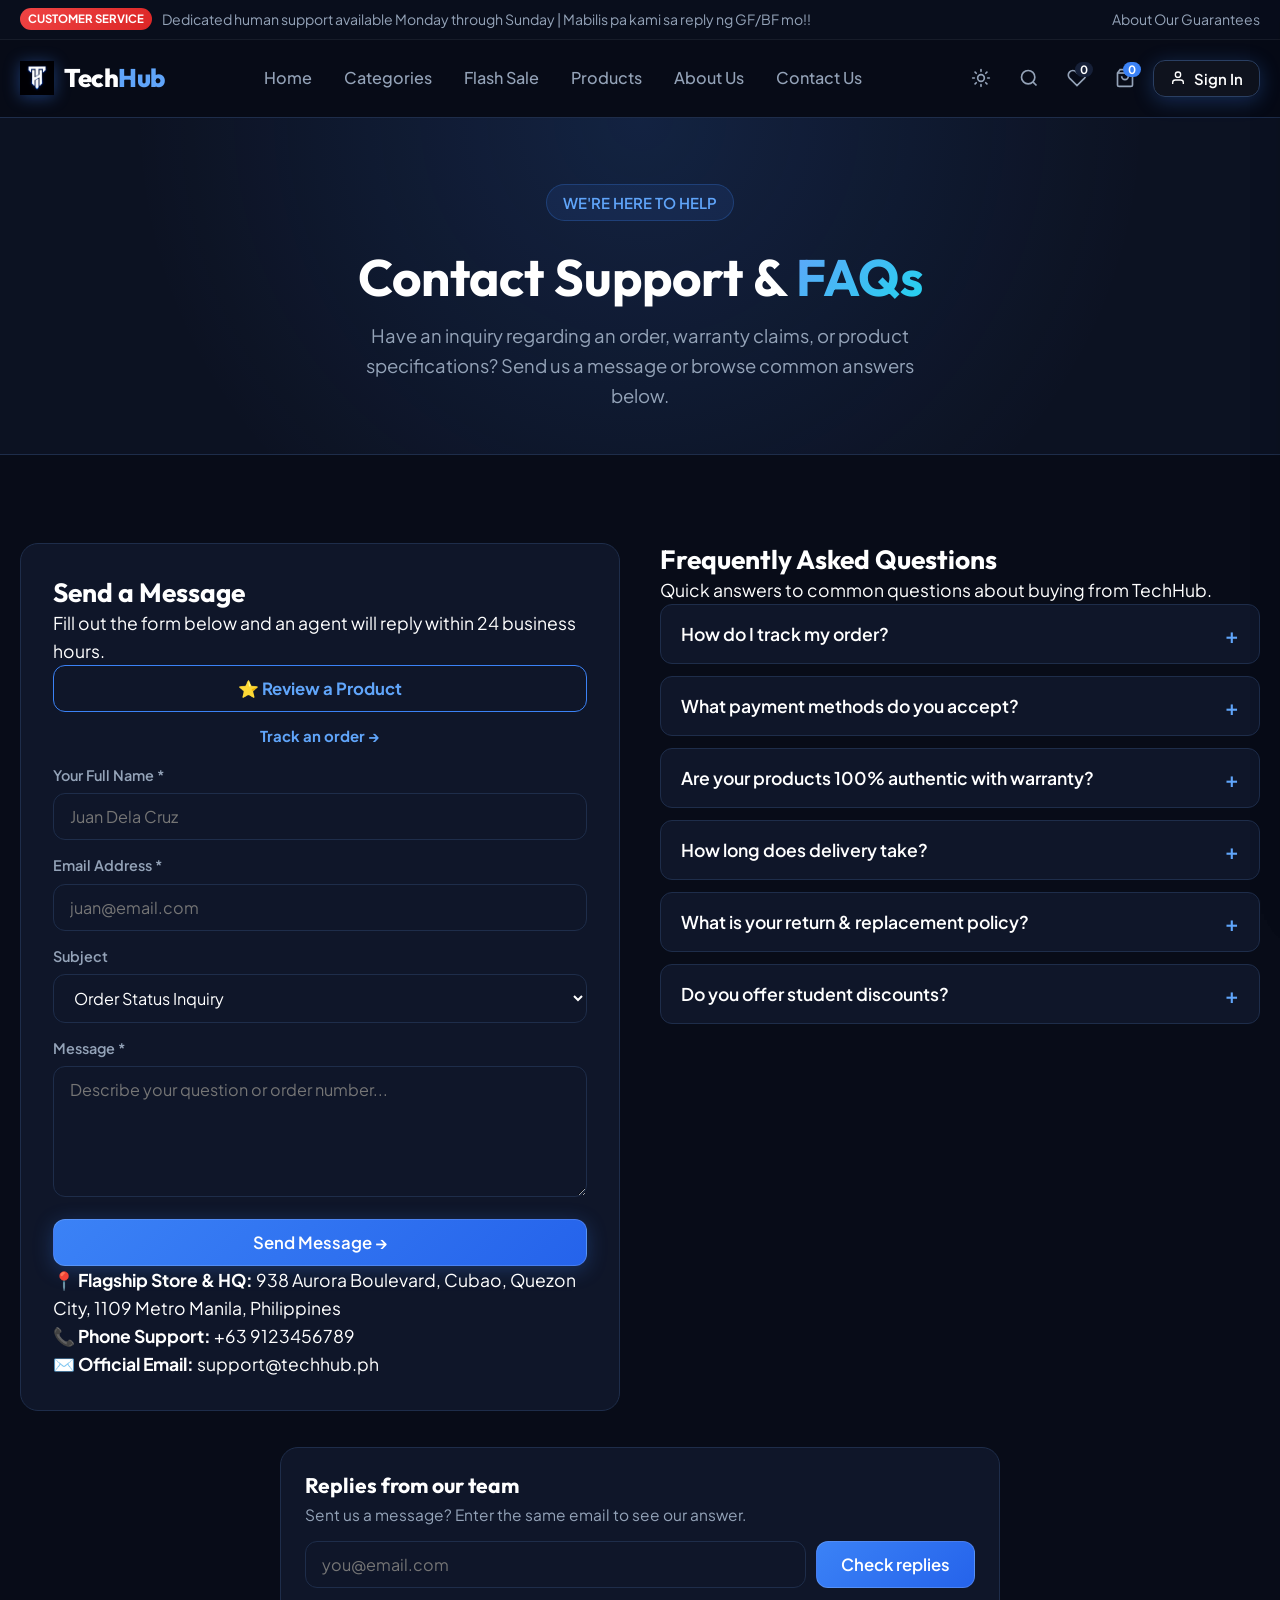
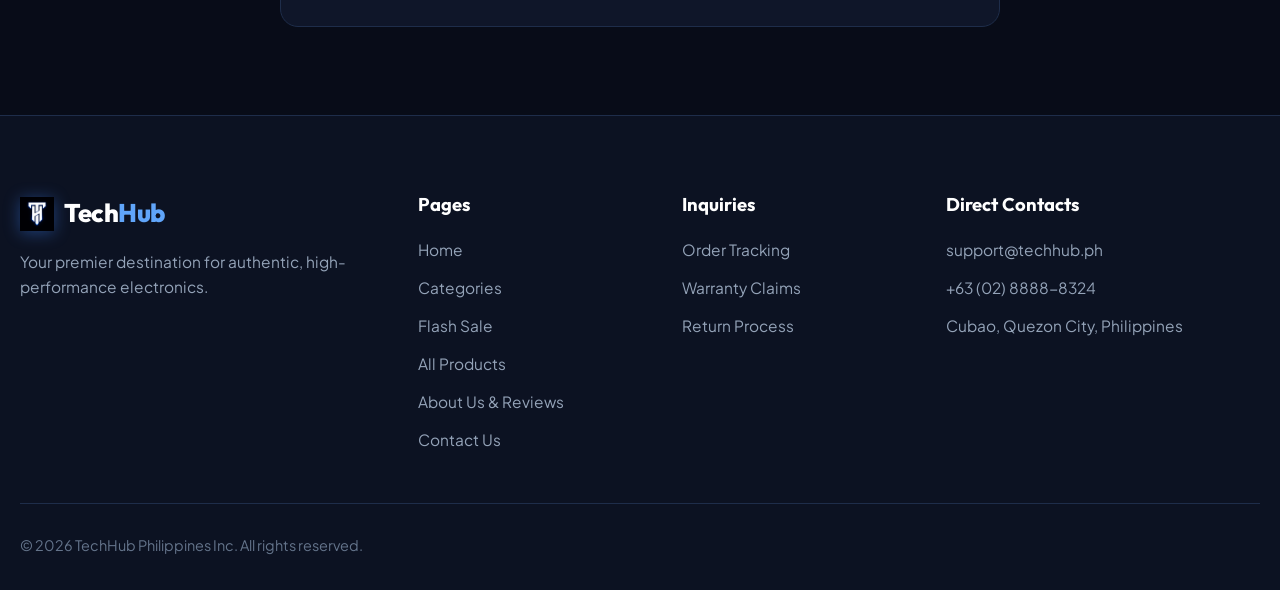
<file: contact.html>
<!DOCTYPE html>
<html lang="en">
<head>
  <meta charset="UTF-8" />
  <meta name="viewport" content="width=device-width, initial-scale=1.0" />
  <title>Contact Us & FAQs — TechHub Philippines</title>
  <meta name="description" content="Reach our 24/7 customer support team or read answers to frequently asked questions regarding orders, shipping, and warranty." />
  
  <link rel="preconnect" href="https://fonts.googleapis.com">
  <link rel="preconnect" href="https://fonts.gstatic.com" crossorigin>
  <link href="https://fonts.googleapis.com/css2?family=Outfit:wght@400;500;600;700;800;900&family=Plus+Jakarta+Sans:wght@400;500;600;700&display=swap" rel="stylesheet">
  
  <link rel="stylesheet" href="style.css" />
  <link rel="icon" type="image/png" href="TechHub_Logo.png" />
  <meta name="theme-color" content="#0f172a" />
  <script>document.documentElement.setAttribute('data-theme', localStorage.getItem('techhub_theme') === 'light' ? 'light' : 'dark');</script>
</head>
<body>

  <!-- Top Announcement Bar -->
  <div class="announcement-bar">
    <div class="container announcement-inner">
      <div class="announcement-text">
        <span class="announcement-pill">CUSTOMER SERVICE</span>
        <span>Dedicated human support available Monday through Sunday | Mabilis pa kami sa reply ng GF/BF mo!!</span>
      </div>
      <div class="announcement-links">
        <a href="about.html">About Our Guarantees</a>
      </div>
    </div>
  </div>

  <!-- Header / Navigation -->
    <header class="site-header" id="navbar">
    <div class="container header-inner">
      <a href="index.html" class="brand-link" aria-label="TechHub Home">
        <img src="TechHub_Logo.png" alt="TechHub Logo" class="brand-logo" id="main-logo" />
        <span class="brand-text"><span class="brand-white">Tech</span><span class="brand-accent">Hub</span></span>
      </a>
      <nav class="nav-menu" aria-label="Main Navigation">
        <a href="index.html" class="nav-link" data-page="index.html">Home</a>
        <a href="categories.html" class="nav-link" data-page="categories.html">Categories</a>
        <a href="flash-sale.html" class="nav-link" data-page="flash-sale.html">Flash Sale</a>
        <a href="products.html" class="nav-link" data-page="products.html">Products</a>
        <a href="about.html" class="nav-link" data-page="about.html">About Us</a>
        <a href="contact.html" class="nav-link" data-page="contact.html">Contact Us</a>
      </nav>
      <div class="header-actions">
        <button class="action-btn" id="search-btn" aria-label="Search products" title="Search">
          <svg width="20" height="20" fill="none" stroke="currentColor" stroke-width="2" viewBox="0 0 24 24"><circle cx="11" cy="11" r="8"></circle><path d="m21 21-4.35-4.35"></path></svg>
        </button>
        <button class="action-btn" id="wishlist-btn" aria-label="Wishlist" title="Saved Items">
          <svg width="20" height="20" fill="none" stroke="currentColor" stroke-width="2" viewBox="0 0 24 24"><path d="M20.84 4.61a5.5 5.5 0 00-7.78 0L12 5.67l-1.06-1.06a5.5 5.5 0 00-7.78 7.78l1.06 1.06L12 21.23l7.78-7.78 1.06-1.06a5.5 5.5 0 000-7.78z"></path></svg>
          <span class="badge" id="wishlist-count">0</span>
        </button>
        <button class="action-btn cart-btn" id="cart-btn" aria-label="Shopping cart" title="View Cart">
          <svg width="20" height="20" fill="none" stroke="currentColor" stroke-width="2" viewBox="0 0 24 24"><path d="M6 2L3 6v14a2 2 0 002 2h14a2 2 0 002-2V6l-3-4z"></path><line x1="3" y1="6" x2="21" y2="6"></line><path d="M16 10a4 4 0 01-8 0"></path></svg>
          <span class="badge badge-accent" id="cart-count">0</span>
        </button>
        <div id="user-auth-area"></div>
        <button class="action-btn mobile-menu-btn" id="mobile-toggle" aria-label="Toggle Mobile Menu">
          <svg width="24" height="24" fill="none" stroke="currentColor" stroke-width="2" viewBox="0 0 24 24"><path d="M4 6h16M4 12h16M4 18h16"></path></svg>
        </button>
      </div>
    </div>
    <div class="mobile-drawer" id="mobile-drawer">
      <nav class="mobile-nav">
        <a href="index.html" class="mobile-link">Home</a>
        <a href="categories.html" class="mobile-link">Categories</a>
        <a href="flash-sale.html" class="mobile-link">Flash Sale</a>
        <a href="products.html" class="mobile-link">Products</a>
        <a href="about.html" class="mobile-link">About Us & Reviews</a>
        <a href="contact.html" class="mobile-link">Contact Us</a>
        <div class="mobile-cta" id="mobile-user-auth-area">
          <button class="btn btn-primary btn-block" onclick="openAuthModal('login')">Sign In / Register</button>
        </div>
      </nav>
    </div>
  </header>

  <!-- PAGE HERO -->
  <section class="page-hero">
    <div class="container">
      <span class="pill-badge">WE'RE HERE TO HELP</span>
      <h1>Contact Support & <span class="gradient-text">FAQs</span></h1>
      <p>Have an inquiry regarding an order, warranty claims, or product specifications? Send us a message or browse common answers below.</p>
    </div>
  </section>

  <main class="section">
    <div class="container">
      <div class="contact-grid">
        
        <!-- Left: Interactive Contact Form -->
        <div class="contact-card">
          <h2 class="contact-heading">Send a Message</h2>
          <p class="contact-subheading">Fill out the form below and an agent will reply within 24 business hours.</p>
          <button type="button" id="open-review-btn" class="btn btn-block" style="margin: 0 0 18px; border: 1px solid var(--accent-blue); color: var(--accent-blue-light); background: transparent; font-weight: 700;">&#11088; Review a Product</button>
          <a href="track.html" style="display:block; margin: -6px 0 16px; text-align:center; font-size:0.85rem; font-weight:700; color: var(--accent-blue-light);">Track an order &rarr;</a>

          <form class="auth-form" id="contact-form" novalidate>
            <div class="form-group">
              <label class="form-label" for="contact-name">Your Full Name *</label>
              <input type="text" id="contact-name" name="fullName" required placeholder="Juan Dela Cruz" class="form-input" autocomplete="name" />
            </div>

            <div class="form-group">
              <label class="form-label" for="contact-email">Email Address *</label>
              <input type="email" id="contact-email" name="email" required placeholder="juan@email.com" class="form-input" autocomplete="email" />
            </div>

            <div class="form-group">
              <label class="form-label" for="contact-subject">Subject</label>
              <select id="contact-subject" name="subject" class="form-input" style="cursor: pointer;">
                <option>Order Status Inquiry</option>
                <option>Product Warranty & Support</option>
                <option>Payment & Billing</option>
                <option>Product Recommendation</option>
                <option>Other Concerns</option>
              </select>
            </div>

            <div class="form-group">
              <label class="form-label" for="contact-message">Message *</label>
              <textarea id="contact-message" name="message" rows="5" required placeholder="Describe your question or order number..." class="form-input" style="resize: vertical;"></textarea>
            </div>

            <button type="submit" id="contact-submit-btn" class="btn btn-primary btn-block glow-blue" style="margin-top: 8px;">
              Send Message &rarr;
            </button>
          </form>

          <div class="contact-meta">
            <div>📍 <strong>Flagship Store & HQ:</strong> 938 Aurora Boulevard, Cubao, Quezon City, 1109 Metro Manila, Philippines</div>
            <div>📞 <strong>Phone Support:</strong> +63 9123456789</div>
            <div>✉️ <strong>Official Email:</strong> support@techhub.ph</div>
          </div>
        </div>

        <!-- Right: Frequently Asked Questions Accordion -->
        <div>
          <h2 class="contact-heading">Frequently Asked Questions</h2>
          <p class="contact-subheading">Quick answers to common questions about buying from TechHub.</p>

          <div class="faq-item">
            <button class="faq-question" aria-expanded="false" aria-controls="faq-1">
              <span>How do I track my order?</span>
              <span class="faq-icon" aria-hidden="true">+</span>
            </button>
            <div class="faq-answer" id="faq-1" hidden>
              After placing an order, you'll receive a live tracking number via email and SMS. You can also view real-time status in your account dashboard.
            </div>
          </div>

          <div class="faq-item">
            <button class="faq-question" aria-expanded="false" aria-controls="faq-2">
              <span>What payment methods do you accept?</span>
              <span class="faq-icon" aria-hidden="true">+</span>
            </button>
            <div class="faq-answer" id="faq-2" hidden>
              We accept GCash, Maya, major credit/debit cards (Visa, Mastercard), BDO/BPI online banking, and Cash on Delivery (COD) across Metro Manila and key provincial hubs.
            </div>
          </div>

          <div class="faq-item">
            <button class="faq-question" aria-expanded="false" aria-controls="faq-3">
              <span>Are your products 100% authentic with warranty?</span>
              <span class="faq-icon" aria-hidden="true">+</span>
            </button>
            <div class="faq-answer" id="faq-3" hidden>
              Yes, 100%. We only source directly from authorized Philippine brand distributors (Samsung, Apple, ASUS, Sony, Razer). All items include official receipts and manufacturer warranties recognized at authorized service centers.
            </div>
          </div>

          <div class="faq-item">
            <button class="faq-question" aria-expanded="false" aria-controls="faq-4">
              <span>How long does delivery take?</span>
              <span class="faq-icon" aria-hidden="true">+</span>
            </button>
            <div class="faq-answer" id="faq-4" hidden>
              Metro Manila: 1–2 business days (Same-day express option available). Luzon provinces: 2–3 business days. Visayas & Mindanao: 3–5 business days via insured air couriers.
            </div>
          </div>

          <div class="faq-item">
            <button class="faq-question" aria-expanded="false" aria-controls="faq-5">
              <span>What is your return & replacement policy?</span>
              <span class="faq-icon" aria-hidden="true">+</span>
            </button>
            <div class="faq-answer" id="faq-5" hidden>
              We offer a 30-day replacement policy for factory defective items. Items must be returned in complete original packaging with all included accessories.
            </div>
          </div>

          <div class="faq-item">
            <button class="faq-question" aria-expanded="false" aria-controls="faq-6">
              <span>Do you offer student discounts?</span>
              <span class="faq-icon" aria-hidden="true">+</span>
            </button>
            <div class="faq-answer" id="faq-6" hidden>
              Yes! High school and university students can receive up to 10% to 20% off selected laptops, tablets, and audio gear by presenting a valid student ID during checkout.
            </div>
          </div>
        </div>

      </div>
    </div>

      <!-- REPLIES FROM THE TEAM -->
      <div class="container" style="margin-top: 36px; max-width: 760px;">
        <div style="background: var(--bg-card); border: 1px solid var(--border-color); border-radius: 18px; padding: 24px;">
          <h3 style="font-size: 1.2rem; margin-bottom: 4px;">Replies from our team</h3>
          <p style="color: var(--text-secondary); font-size: 0.88rem; margin-bottom: 14px;">Sent us a message? Enter the same email to see our answer.</p>
          <div style="display: flex; gap: 10px; flex-wrap: wrap;">
            <input id="reply-email" class="form-input" type="email" placeholder="you@email.com" style="flex: 1; min-width: 200px;" />
            <button type="button" class="btn btn-primary" id="reply-check">Check replies</button>
          </div>
          <div id="reply-results" style="margin-top: 14px;"></div>
        </div>
      </div>
      <script>
        (function () {
          var box = document.getElementById('reply-results'), input = document.getElementById('reply-email');
          if (typeof currentUser !== 'undefined' && currentUser) input.value = currentUser.email;
          function esc(s) { return String(s).replace(/&/g, '&amp;').replace(/</g, '&lt;').replace(/>/g, '&gt;'); }
          document.getElementById('reply-check').addEventListener('click', function () {
            var email = input.value.trim().toLowerCase(), list = [];
            try { list = JSON.parse(localStorage.getItem('techhub_messages') || '[]'); } catch (e) {}
            var mine = list.filter(function (m) { return m.email && m.email.toLowerCase() === email; });
            if (!email) { box.innerHTML = '<p style="color:#f87171;">Please enter your email.</p>'; return; }
            if (!mine.length) { box.innerHTML = '<p style="color:var(--text-secondary);">No messages found for this email.</p>'; return; }
            box.innerHTML = mine.map(function (m) {
              return '<div style="border-top:1px solid var(--border-color); padding:12px 0;"><div style="color:var(--text-secondary); font-size:0.8rem;">' + esc(m.subject) + ' &middot; ' + new Date(m.date).toLocaleDateString() + '</div><p style="margin:6px 0; color:#cbd5e1;">' + esc(m.message) + '</p>' +
                (m.reply ? '<div style="background:rgba(59,130,246,.12); border-radius:10px; padding:10px 12px;"><strong style="color:var(--accent-blue-light); font-size:0.8rem;">TechHub Support replied:</strong><p style="margin:4px 0 0;">' + esc(m.reply) + '</p></div>' : '<span style="color:#fbbf24; font-size:0.82rem;">Waiting for a reply...</span>') + '</div>';
            }).join('');
          });
        })();
      </script>
  </main>

  <!-- FOOTER -->
  <footer class="site-footer">
    <div class="container">
      <div class="footer-grid">
        <div class="footer-col brand-col">
          <a href="index.html" class="brand-link">
            <img src="TechHub_Logo.png" alt="TechHub Logo" class="brand-logo" />
            <span class="brand-text"><span class="brand-white">Tech</span><span class="brand-accent">Hub</span></span>
          </a>
          <p class="footer-tagline">Your premier destination for authentic, high-performance electronics.</p>
        </div>

        <div class="footer-col">
          <h4 class="footer-heading">Pages</h4>
          <ul class="footer-list">
            <li><a href="index.html">Home</a></li>
            <li><a href="categories.html">Categories</a></li>
            <li><a href="flash-sale.html">Flash Sale</a></li>
            <li><a href="products.html">All Products</a></li>
            <li><a href="about.html">About Us & Reviews</a></li>
            <li><a href="contact.html">Contact Us</a></li>
          </ul>
        </div>

        <div class="footer-col">
          <h4 class="footer-heading">Inquiries</h4>
          <ul class="footer-list">
            <li><a href="contact.html">Order Tracking</a></li>
            <li><a href="contact.html">Warranty Claims</a></li>
            <li><a href="contact.html">Return Process</a></li>
          </ul>
        </div>

        <div class="footer-col">
          <h4 class="footer-heading">Direct Contacts</h4>
          <ul class="footer-list">
            <li><a href="mailto:support@techhub.ph">support@techhub.ph</a></li>
            <li><a href="tel:+63288888324">+63 (02) 8888-8324</a></li>
            <li><a href="#">Cubao, Quezon City, Philippines</a></li>
          </ul>
        </div>
      </div>

      <div class="footer-bottom">
        <p>&copy; 2026 TechHub Philippines Inc. All rights reserved.</p>
      </div>
    </div>
  </footer>

  <script src="script.js"></script>
  <script>
    // Contact form with validation and loading state
    (function() {
      var form = document.getElementById('contact-form');
      var btn = document.getElementById('contact-submit-btn');
      if (!form) return;
      form.addEventListener('submit', function(e) {
        e.preventDefault();
        var name = document.getElementById('contact-name').value.trim();
        var email = document.getElementById('contact-email').value.trim();
        var msg = document.getElementById('contact-message').value.trim();
        if (!name) { showToast('Please enter your full name.', 'error'); return; }
        if (!email || !/^[^@]+@[^@]+\.[^@]+$/.test(email)) { showToast('Please enter a valid email address.', 'error'); return; }
        if (!msg) { showToast('Please write a message before sending.', 'error'); return; }
        var orig = btn.textContent;
        btn.disabled = true;
        btn.textContent = 'Sending\u2026';
        setTimeout(function() {
          btn.disabled = false;
          btn.textContent = orig;
          try {
            var list = JSON.parse(localStorage.getItem('techhub_messages') || '[]');
            list.unshift({ id: 'm' + Date.now(), name: name, email: email, subject: (document.getElementById('contact-subject') || {}).value || 'General', message: msg, date: new Date().toISOString(), status: 'new' });
            localStorage.setItem('techhub_messages', JSON.stringify(list.slice(0, 200)));
          } catch (err) {}
          showToast('Message sent! Our support team will get back to you within 24 hours.', 'success');
          form.reset();
        }, 1200);
      });
    })();

    // Accessible FAQ accordion
    document.querySelectorAll('.faq-question').forEach(function(btn) {
      btn.addEventListener('click', function() {
        var expanded = this.getAttribute('aria-expanded') === 'true';
        // Collapse all
        document.querySelectorAll('.faq-question').forEach(function(b) {
          b.setAttribute('aria-expanded', 'false');
          b.querySelector('.faq-icon').textContent = '+';
          var panel = document.getElementById(b.getAttribute('aria-controls'));
          if (panel) panel.hidden = true;
        });
        // Open clicked if it was closed
        if (!expanded) {
          this.setAttribute('aria-expanded', 'true');
          this.querySelector('.faq-icon').textContent = '\u2212';
          var target = document.getElementById(this.getAttribute('aria-controls'));
          if (target) target.hidden = false;
        }
      });
    });
  </script>

  <!-- REVIEW A PRODUCT -->
  <style>
    .rv-overlay { position: fixed; inset: 0; background: rgba(0,0,0,.72); display: none; align-items: center; justify-content: center; padding: 16px; z-index: 3000; }
    .rv-overlay.open { display: flex; }
    .rv-box { position: relative; width: 100%; max-width: 520px; max-height: 92vh; overflow: auto; background: var(--bg-card); border: 1px solid var(--border-color); border-radius: 18px; padding: 26px; }
    .rv-box h2 { font-size: 1.35rem; margin-bottom: 4px; }
    .rv-close { position: absolute; top: 12px; right: 14px; font-size: 1.6rem; color: var(--text-secondary); background: none; border: 0; cursor: pointer; }
    .rv-stars { display: flex; gap: 6px; margin: 6px 0 2px; }
    .rv-star { font-size: 2rem; line-height: 1; background: none; border: 0; cursor: pointer; color: #475569; padding: 0; }
    .rv-star.on { color: #fbbf24; }
    .rv-hint { font-size: .8rem; color: var(--text-secondary); min-height: 1.1em; }
  </style>
  <div class="rv-overlay" id="review-overlay">
    <div class="rv-box" role="dialog" aria-modal="true" aria-labelledby="rv-title">
      <button type="button" class="rv-close" id="rv-close" aria-label="Close">&times;</button>
      <h2 id="rv-title">Review a Product</h2>
      <p style="color: var(--text-secondary); font-size: .88rem; margin-bottom: 14px;">Tell us what you think. Your rating and feedback are sent to the TechHub team.</p>
      <form id="review-form" class="auth-form" novalidate>
        <div class="form-group"><label class="form-label" for="rv-product">Product *</label><select id="rv-product" class="form-input" style="cursor:pointer;"></select></div>
        <div class="form-group"><label class="form-label">Your rating *</label>
          <div class="rv-stars" id="rv-stars"></div><div class="rv-hint" id="rv-hint">Tap a star</div></div>
        <div class="form-group"><label class="form-label" for="rv-name">Your name *</label><input id="rv-name" class="form-input" placeholder="Juan Dela Cruz" maxlength="60" /></div>
        <div class="form-group"><label class="form-label" for="rv-msg">Your feedback *</label><textarea id="rv-msg" class="form-input" rows="4" maxlength="500" placeholder="What did you like or not like about this product?" style="resize: vertical;"></textarea></div>
        <button type="submit" class="btn btn-primary btn-block glow-blue">Submit Review</button>
      </form>
    </div>
  </div>
  <script>
    (function () {
      var overlay = document.getElementById('review-overlay'), starsBox = document.getElementById('rv-stars'), rating = 0;
      var labels = ['', 'Poor', 'Fair', 'Good', 'Very good', 'Excellent'];
      for (var i = 1; i <= 5; i++) { var b = document.createElement('button'); b.type = 'button'; b.className = 'rv-star'; b.dataset.v = i; b.setAttribute('aria-label', i + ' star' + (i > 1 ? 's' : '')); b.innerHTML = '&#9733;'; starsBox.appendChild(b); }
      function paint(n) { starsBox.querySelectorAll('.rv-star').forEach(function (s) { s.classList.toggle('on', Number(s.dataset.v) <= n); }); document.getElementById('rv-hint').textContent = n ? n + ' of 5: ' + labels[n] : 'Tap a star'; }
      starsBox.addEventListener('click', function (e) { if (e.target.dataset.v) { rating = Number(e.target.dataset.v); paint(rating); } });
      starsBox.addEventListener('mouseover', function (e) { if (e.target.dataset.v) paint(Number(e.target.dataset.v)); });
      starsBox.addEventListener('mouseleave', function () { paint(rating); });
      var select = document.getElementById('rv-product'), groups = {};
      select.innerHTML = '<option value="">Choose a product...</option>';
      Object.keys(PRODUCTS_DATA).forEach(function (id) { var p = PRODUCTS_DATA[id]; (groups[p.category] = groups[p.category] || []).push(p); });
      Object.keys(groups).forEach(function (cat) {
        var og = document.createElement('optgroup'); og.label = cat.charAt(0).toUpperCase() + cat.slice(1);
        groups[cat].forEach(function (p) { var o = document.createElement('option'); o.value = p.id; o.textContent = p.name; og.appendChild(o); });
        select.appendChild(og);
      });
      function open() { overlay.classList.add('open'); if (typeof currentUser !== 'undefined' && currentUser && !document.getElementById('rv-name').value) document.getElementById('rv-name').value = currentUser.name || ''; }
      function close() { overlay.classList.remove('open'); }
      document.getElementById('open-review-btn').addEventListener('click', open);
      document.getElementById('rv-close').addEventListener('click', close);
      overlay.addEventListener('click', function (e) { if (e.target === overlay) close(); });
      document.addEventListener('keydown', function (e) { if (e.key === 'Escape') close(); });
      document.getElementById('review-form').addEventListener('submit', function (e) {
        e.preventDefault();
        var pid = select.value, name = document.getElementById('rv-name').value.trim(), msg = document.getElementById('rv-msg').value.trim();
        if (!pid) { showToast('Please choose a product to review.', 'error'); return; }
        if (!rating) { showToast('Please tap a star rating.', 'error'); return; }
        if (!name) { showToast('Please enter your name.', 'error'); return; }
        if (!msg) { showToast('Please write your feedback.', 'error'); return; }
        var updated = false;
        try {
          var email = (typeof currentUser !== 'undefined' && currentUser) ? currentUser.email : '';
          var bought = false;
          if (email) { try { bought = JSON.parse(localStorage.getItem('techhub_orders_' + email) || '[]').some(function (o) { return (o.items || []).some(function (i) { return i.id === pid; }); }); } catch (e2) {} }
          var settings = {}; try { settings = JSON.parse(localStorage.getItem('techhub_settings') || '{}'); } catch (e3) {}
          if (settings.requireVerified && !bought) { showToast('Only customers who bought this item can review it. Please log in with the account you ordered with.', 'error'); return; }
          var list = JSON.parse(localStorage.getItem('techhub_reviews') || '[]');
          var who = (email || name).toLowerCase();
          var existing = list.find(function (r) { return r.productId === pid && (r.email || r.name).toLowerCase() === who; });
          if (existing) { existing.rating = rating; existing.message = msg; existing.name = name; existing.verified = bought; existing.date = new Date().toISOString(); updated = true; }
          else list.unshift({ id: 'r' + Date.now(), productId: pid, productName: PRODUCTS_DATA[pid].name, rating: rating, name: name, email: email, verified: bought, message: msg, date: new Date().toISOString() });
          localStorage.setItem('techhub_reviews', JSON.stringify(list.slice(0, 500)));
        } catch (err) { showToast('Could not save your review.', 'error'); return; }
        showToast(updated ? 'Your earlier review of this product was updated.' : 'Thank you! Your review was submitted.', 'success');
        document.getElementById('review-form').reset(); rating = 0; paint(0); close();
      });
    })();
  </script>
</body>
</html>
</file>
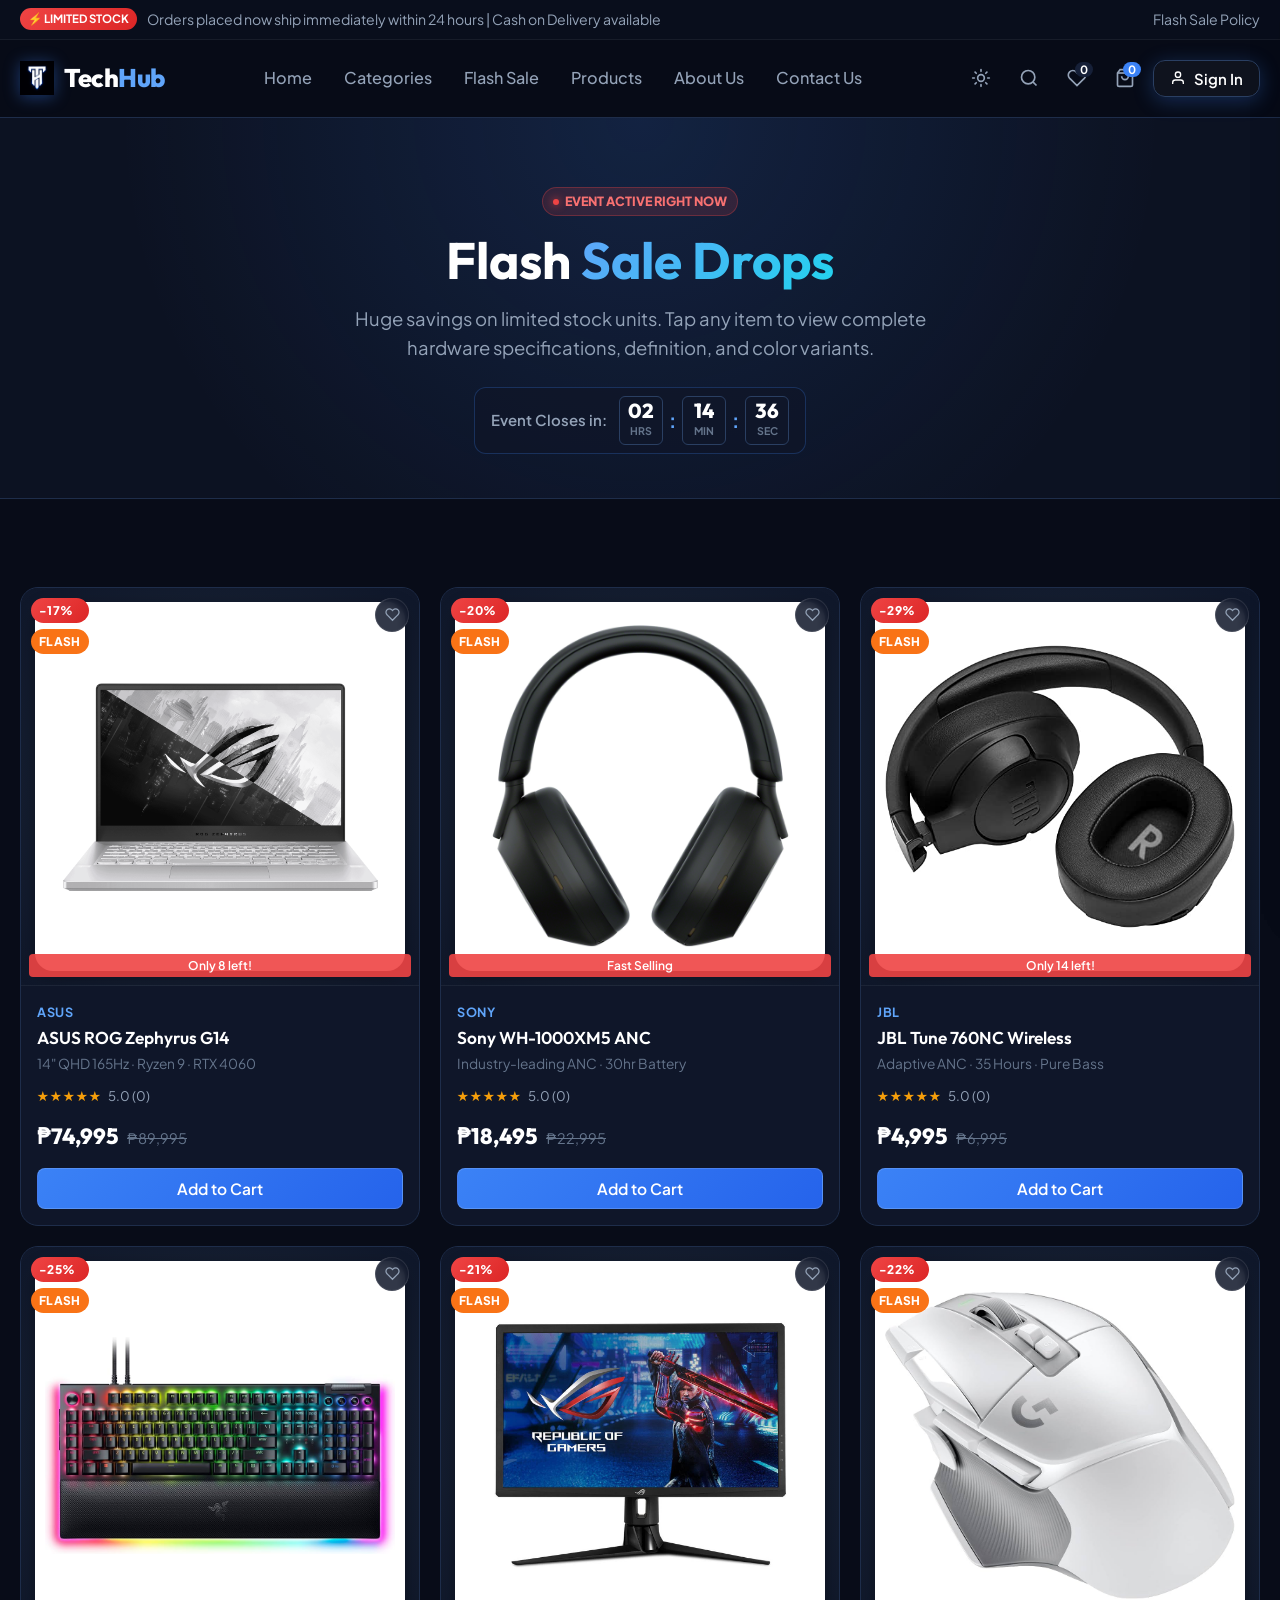
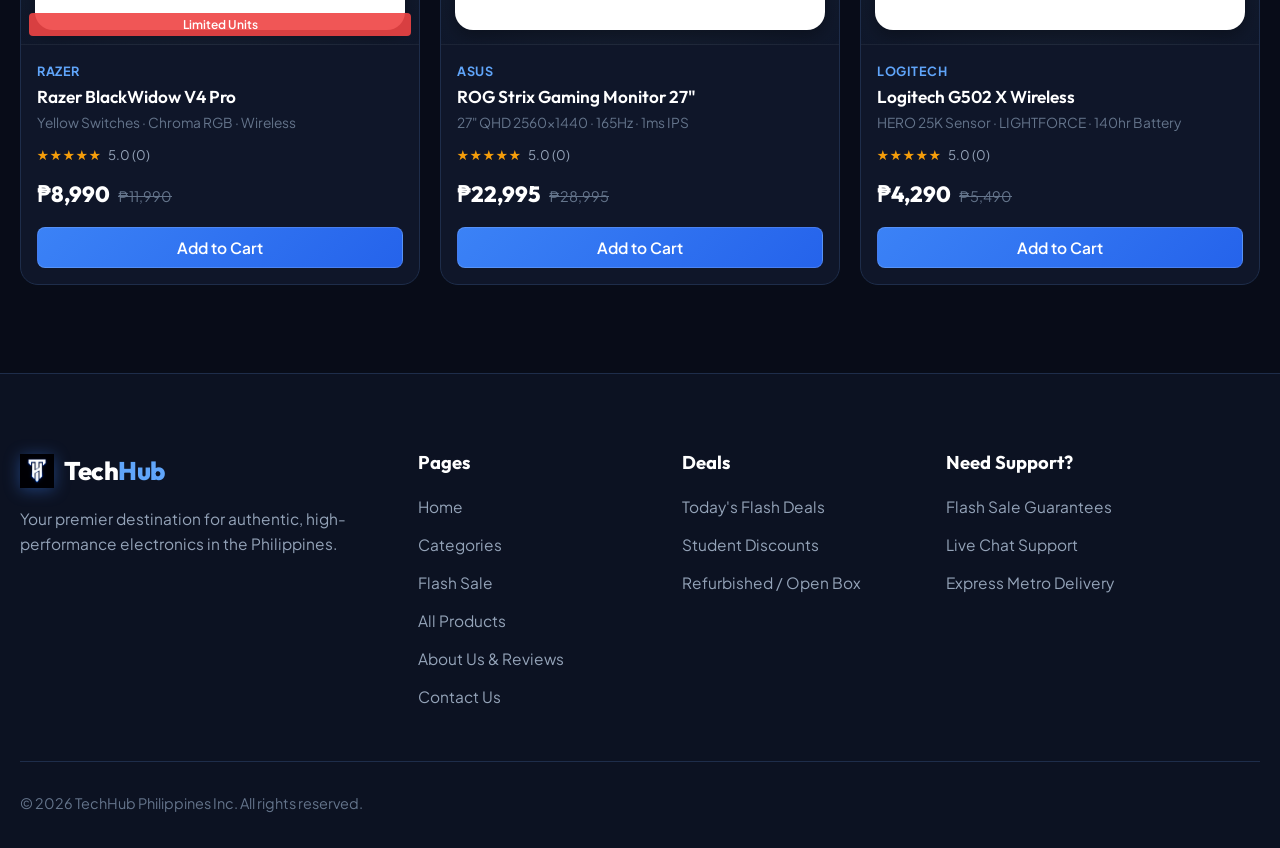
<file: flash-sale.html>
﻿<!DOCTYPE html>
<html lang="en">
<head>
  <meta charset="UTF-8" />
  <meta name="viewport" content="width=device-width, initial-scale=1.0" />
  <title>⚡ Flash Sale Live — TechHub Philippines</title>
  <meta name="description" content="Exclusive limited-time discounts up to 30% OFF on flagship electronics, laptops, and audio." />
  
  <link rel="preconnect" href="https://fonts.googleapis.com">
  <link rel="preconnect" href="https://fonts.gstatic.com" crossorigin>
  <link href="https://fonts.googleapis.com/css2?family=Outfit:wght@400;500;600;700;800;900&family=Plus+Jakarta+Sans:wght@400;500;600;700&display=swap" rel="stylesheet">
  
  <link rel="stylesheet" href="style.css" />
  <link rel="icon" type="image/png" href="TechHub_Logo.png" />
  <meta name="theme-color" content="#0f172a" />

  <script>document.documentElement.setAttribute('data-theme', localStorage.getItem('techhub_theme') === 'light' ? 'light' : 'dark');</script>
</head>
<body>

  <!-- Top Announcement Bar -->
  <div class="announcement-bar">
    <div class="container announcement-inner">
      <div class="announcement-text">
        <span class="announcement-pill">⚡ LIMITED STOCK</span>
        <span>Orders placed now ship immediately within 24 hours | Cash on Delivery available</span>
      </div>
      <div class="announcement-links">
        <a href="contact.html">Flash Sale Policy</a>
      </div>
    </div>
  </div>

  <!-- Header / Navigation -->
    <header class="site-header" id="navbar">
    <div class="container header-inner">
      <a href="index.html" class="brand-link" aria-label="TechHub Home">
        <img src="TechHub_Logo.png" alt="TechHub Logo" class="brand-logo" id="main-logo" />
        <span class="brand-text"><span class="brand-white">Tech</span><span class="brand-accent">Hub</span></span>
      </a>
      <nav class="nav-menu" aria-label="Main Navigation">
        <a href="index.html" class="nav-link" data-page="index.html">Home</a>
        <a href="categories.html" class="nav-link" data-page="categories.html">Categories</a>
        <a href="flash-sale.html" class="nav-link" data-page="flash-sale.html">Flash Sale</a>
        <a href="products.html" class="nav-link" data-page="products.html">Products</a>
        <a href="about.html" class="nav-link" data-page="about.html">About Us</a>
        <a href="contact.html" class="nav-link" data-page="contact.html">Contact Us</a>
      </nav>
      <div class="header-actions">
        <button class="action-btn" id="search-btn" aria-label="Search products" title="Search">
          <svg width="20" height="20" fill="none" stroke="currentColor" stroke-width="2" viewBox="0 0 24 24"><circle cx="11" cy="11" r="8"></circle><path d="m21 21-4.35-4.35"></path></svg>
        </button>
        <button class="action-btn" id="wishlist-btn" aria-label="Wishlist" title="Saved Items">
          <svg width="20" height="20" fill="none" stroke="currentColor" stroke-width="2" viewBox="0 0 24 24"><path d="M20.84 4.61a5.5 5.5 0 00-7.78 0L12 5.67l-1.06-1.06a5.5 5.5 0 00-7.78 7.78l1.06 1.06L12 21.23l7.78-7.78 1.06-1.06a5.5 5.5 0 000-7.78z"></path></svg>
          <span class="badge" id="wishlist-count">0</span>
        </button>
        <button class="action-btn cart-btn" id="cart-btn" aria-label="Shopping cart" title="View Cart">
          <svg width="20" height="20" fill="none" stroke="currentColor" stroke-width="2" viewBox="0 0 24 24"><path d="M6 2L3 6v14a2 2 0 002 2h14a2 2 0 002-2V6l-3-4z"></path><line x1="3" y1="6" x2="21" y2="6"></line><path d="M16 10a4 4 0 01-8 0"></path></svg>
          <span class="badge badge-accent" id="cart-count">0</span>
        </button>
        <div id="user-auth-area"></div>
        <button class="action-btn mobile-menu-btn" id="mobile-toggle" aria-label="Toggle Mobile Menu">
          <svg width="24" height="24" fill="none" stroke="currentColor" stroke-width="2" viewBox="0 0 24 24"><path d="M4 6h16M4 12h16M4 18h16"></path></svg>
        </button>
      </div>
    </div>
    <div class="mobile-drawer" id="mobile-drawer">
      <nav class="mobile-nav">
        <a href="index.html" class="mobile-link">Home</a>
        <a href="categories.html" class="mobile-link">Categories</a>
        <a href="flash-sale.html" class="mobile-link">Flash Sale</a>
        <a href="products.html" class="mobile-link">Products</a>
        <a href="about.html" class="mobile-link">About Us & Reviews</a>
        <a href="contact.html" class="mobile-link">Contact Us</a>
        <div class="mobile-cta" id="mobile-user-auth-area">
          <button class="btn btn-primary btn-block" onclick="openAuthModal('login')">Sign In / Register</button>
        </div>
      </nav>
    </div>
  </header>

  <!-- PAGE HERO WITH LIVE COUNTDOWN -->
  <section class="page-hero">
    <div class="container">
      <div class="flash-tag-live" style="margin: 0 auto 12px;">
        <span class="pulse-dot-red"></span>
        <span>EVENT ACTIVE RIGHT NOW</span>
      </div>
      <h1>Flash <span class="gradient-text">Sale Drops</span></h1>
      <p>Huge savings on limited stock units. Tap any item to view complete hardware specifications, definition, and color variants.</p>
      
      <!-- Active Ticker -->
      <div class="countdown-wrapper" style="width: fit-content; margin: 24px auto 0;">
        <span class="countdown-label">Event Closes in:</span>
        <div class="countdown-timer">
          <div class="time-box"><span class="time-val" id="timer-hrs">02</span><span class="time-unit">HRS</span></div>
          <span class="time-separator">:</span>
          <div class="time-box"><span class="time-val" id="timer-min">14</span><span class="time-unit">MIN</span></div>
          <span class="time-separator">:</span>
          <div class="time-box"><span class="time-val" id="timer-sec">37</span><span class="time-unit">SEC</span></div>
        </div>
      </div>
    </div>
  </section>

  <!-- FLASH SALE PRODUCTS GRID -->
  <main class="section">
    <div class="container">
      <div class="product-grid">
        
        <!-- Flash Item 1: ASUS G14 -->
        <div class="product-card" data-id="p16">
          <div class="card-thumb">
            <!-- CHANGE PICTURE HERE: Replace src with your image URL or file path -->
                <img src="asus-rog-zephyrus-g14.png" alt="ASUS ROG Zephyrus G14" loading="lazy" />
            <div class="card-badges">
              <span class="badge-chip badge-flash">-17%</span>
              <span class="badge-chip badge-orange">FLASH</span>
            </div>
            <button class="wishlist-toggle" onclick="toggleHeart(this, 'p16')">
              <svg width="15" height="15" viewBox="0 0 24 24" fill="none" stroke="currentColor" stroke-width="2"><path d="M20.84 4.61a5.5 5.5 0 00-7.78 0L12 5.67l-1.06-1.06a5.5 5.5 0 00-7.78 7.78l1.06 1.06L12 21.23l7.78-7.78 1.06-1.06a5.5 5.5 0 000-7.78z"></path></svg>
            </button>
            <div class="stock-warning">Only 8 left!</div>
          </div>
          <div class="card-body">
            <span class="product-brand">ASUS</span>
            <h3 class="product-title">ASUS ROG Zephyrus G14</h3>
            <p class="product-spec">14" QHD 165Hz · Ryzen 9 · RTX 4060</p>
            <div class="rating-row"><div class="stars">★★★★★</div><span class="rating-text">5.0 (0)</span></div>
            <div class="price-row"><span class="current-price">₱74,995</span><span class="old-price">₱89,995</span></div>
            <button class="btn btn-primary btn-block add-cart-btn" onclick="addToCart('p16', 1)">Add to Cart</button>
          </div>
        </div>

        <!-- Flash Item 2: Sony WH-1000XM5 -->
        <div class="product-card" data-id="p31">
          <div class="card-thumb">
            <!-- CHANGE PICTURE HERE: Replace src with your image URL or file path -->
                <img src="sony-wh-1000xm5-anc.png" alt="Sony WH-1000XM5" loading="lazy" />
            <div class="card-badges">
              <span class="badge-chip badge-flash">-20%</span>
              <span class="badge-chip badge-orange">FLASH</span>
            </div>
            <button class="wishlist-toggle" onclick="toggleHeart(this, 'p31')">
              <svg width="15" height="15" viewBox="0 0 24 24" fill="none" stroke="currentColor" stroke-width="2"><path d="M20.84 4.61a5.5 5.5 0 00-7.78 0L12 5.67l-1.06-1.06a5.5 5.5 0 00-7.78 7.78l1.06 1.06L12 21.23l7.78-7.78 1.06-1.06a5.5 5.5 0 000-7.78z"></path></svg>
            </button>
            <div class="stock-warning">Fast Selling</div>
          </div>
          <div class="card-body">
            <span class="product-brand">Sony</span>
            <h3 class="product-title">Sony WH-1000XM5 ANC</h3>
            <p class="product-spec">Industry-leading ANC · 30hr Battery</p>
            <div class="rating-row"><div class="stars">★★★★★</div><span class="rating-text">5.0 (0)</span></div>
            <div class="price-row"><span class="current-price">₱18,495</span><span class="old-price">₱22,995</span></div>
            <button class="btn btn-primary btn-block add-cart-btn" onclick="addToCart('p31', 1)">Add to Cart</button>
          </div>
        </div>

        <!-- Flash Item 3: JBL Tune 760NC -->
        <div class="product-card" data-id="p32">
          <div class="card-thumb">
            <!-- CHANGE PICTURE HERE: Replace src with your image URL or file path -->
                <img src="jbl-tune-760nc-wireless.jpg" alt="JBL Tune 760NC" loading="lazy" />
            <div class="card-badges">
              <span class="badge-chip badge-flash">-29%</span>
              <span class="badge-chip badge-orange">FLASH</span>
            </div>
            <button class="wishlist-toggle" onclick="toggleHeart(this, 'p32')">
              <svg width="15" height="15" viewBox="0 0 24 24" fill="none" stroke="currentColor" stroke-width="2"><path d="M20.84 4.61a5.5 5.5 0 00-7.78 0L12 5.67l-1.06-1.06a5.5 5.5 0 00-7.78 7.78l1.06 1.06L12 21.23l7.78-7.78 1.06-1.06a5.5 5.5 0 000-7.78z"></path></svg>
            </button>
            <div class="stock-warning">Only 14 left!</div>
          </div>
          <div class="card-body">
            <span class="product-brand">JBL</span>
            <h3 class="product-title">JBL Tune 760NC Wireless</h3>
            <p class="product-spec">Adaptive ANC · 35 Hours · Pure Bass</p>
            <div class="rating-row"><div class="stars">★★★★★</div><span class="rating-text">5.0 (0)</span></div>
            <div class="price-row"><span class="current-price">₱4,995</span><span class="old-price">₱6,995</span></div>
            <button class="btn btn-primary btn-block add-cart-btn" onclick="addToCart('p32', 1)">Add to Cart</button>
          </div>
        </div>

        <!-- Flash Item 4: Razer BlackWidow V4 Pro -->
        <div class="product-card" data-id="p76">
          <div class="card-thumb">
            <!-- CHANGE PICTURE HERE: Replace src with your image URL or file path -->
                <img src="razer-blackwidow-v4-pro.jpg" alt="Razer BlackWidow V4 Pro" loading="lazy" />
            <div class="card-badges">
              <span class="badge-chip badge-flash">-25%</span>
              <span class="badge-chip badge-orange">FLASH</span>
            </div>
            <button class="wishlist-toggle" onclick="toggleHeart(this, 'p76')">
              <svg width="15" height="15" viewBox="0 0 24 24" fill="none" stroke="currentColor" stroke-width="2"><path d="M20.84 4.61a5.5 5.5 0 00-7.78 0L12 5.67l-1.06-1.06a5.5 5.5 0 00-7.78 7.78l1.06 1.06L12 21.23l7.78-7.78 1.06-1.06a5.5 5.5 0 000-7.78z"></path></svg>
            </button>
            <div class="stock-warning">Limited Units</div>
          </div>
          <div class="card-body">
            <span class="product-brand">Razer</span>
            <h3 class="product-title">Razer BlackWidow V4 Pro</h3>
            <p class="product-spec">Yellow Switches · Chroma RGB · Wireless</p>
            <div class="rating-row"><div class="stars">★★★★★</div><span class="rating-text">5.0 (0)</span></div>
            <div class="price-row"><span class="current-price">₱8,990</span><span class="old-price">₱11,990</span></div>
            <button class="btn btn-primary btn-block add-cart-btn" onclick="addToCart('p76', 1)">Add to Cart</button>
          </div>
        </div>

        <!-- Flash Item 5: ASUS ROG Strix Monitor -->
        <div class="product-card" data-id="p82">
          <div class="card-thumb">
            <!-- CHANGE PICTURE HERE: Replace src with your image URL or file path -->
                <img src="rog-strix-gaming-monitor-27.jpg" alt="ASUS ROG Strix Monitor" loading="lazy" />
            <div class="card-badges">
              <span class="badge-chip badge-flash">-21%</span>
              <span class="badge-chip badge-orange">FLASH</span>
            </div>
            <button class="wishlist-toggle" onclick="toggleHeart(this, 'p82')">
              <svg width="15" height="15" viewBox="0 0 24 24" fill="none" stroke="currentColor" stroke-width="2"><path d="M20.84 4.61a5.5 5.5 0 00-7.78 0L12 5.67l-1.06-1.06a5.5 5.5 0 00-7.78 7.78l1.06 1.06L12 21.23l7.78-7.78 1.06-1.06a5.5 5.5 0 000-7.78z"></path></svg>
            </button>
          </div>
          <div class="card-body">
            <span class="product-brand">ASUS</span>
            <h3 class="product-title">ROG Strix Gaming Monitor 27"</h3>
            <p class="product-spec">27" QHD 2560x1440 · 165Hz · 1ms IPS</p>
            <div class="rating-row"><div class="stars">★★★★★</div><span class="rating-text">5.0 (0)</span></div>
            <div class="price-row"><span class="current-price">₱22,995</span><span class="old-price">₱28,995</span></div>
            <button class="btn btn-primary btn-block add-cart-btn" onclick="addToCart('p82', 1)">Add to Cart</button>
          </div>
        </div>

        <!-- Flash Item 6: Logitech G502 X -->
        <div class="product-card" data-id="p79">
          <div class="card-thumb">
            <!-- CHANGE PICTURE HERE: Replace src with your image URL or file path -->
                <img src="logitech-g502-x-wireless.jpg" alt="Logitech G502 X" loading="lazy" />
            <div class="card-badges">
              <span class="badge-chip badge-flash">-22%</span>
              <span class="badge-chip badge-orange">FLASH</span>
            </div>
            <button class="wishlist-toggle" onclick="toggleHeart(this, 'p79')">
              <svg width="15" height="15" viewBox="0 0 24 24" fill="none" stroke="currentColor" stroke-width="2"><path d="M20.84 4.61a5.5 5.5 0 00-7.78 0L12 5.67l-1.06-1.06a5.5 5.5 0 00-7.78 7.78l1.06 1.06L12 21.23l7.78-7.78 1.06-1.06a5.5 5.5 0 000-7.78z"></path></svg>
            </button>
          </div>
          <div class="card-body">
            <span class="product-brand">Logitech</span>
            <h3 class="product-title">Logitech G502 X Wireless</h3>
            <p class="product-spec">HERO 25K Sensor · LIGHTFORCE · 140hr Battery</p>
            <div class="rating-row"><div class="stars">★★★★★</div><span class="rating-text">5.0 (0)</span></div>
            <div class="price-row"><span class="current-price">₱4,290</span><span class="old-price">₱5,490</span></div>
            <button class="btn btn-primary btn-block add-cart-btn" onclick="addToCart('p79', 1)">Add to Cart</button>
          </div>
        </div>

      </div>
    </div>
  </main>

  <!-- FOOTER -->
  <footer class="site-footer">
    <div class="container">
      <div class="footer-grid">
        <div class="footer-col brand-col">
          <a href="index.html" class="brand-link">
            <img src="TechHub_Logo.png" alt="TechHub Logo" class="brand-logo" />
            <span class="brand-text"><span class="brand-white">Tech</span><span class="brand-accent">Hub</span></span>
          </a>
          <p class="footer-tagline">Your premier destination for authentic, high-performance electronics in the Philippines.</p>
        </div>

        <div class="footer-col">
          <h4 class="footer-heading">Pages</h4>
          <ul class="footer-list">
            <li><a href="index.html">Home</a></li>
            <li><a href="categories.html">Categories</a></li>
            <li><a href="flash-sale.html">Flash Sale</a></li>
            <li><a href="products.html">All Products</a></li>
            <li><a href="about.html">About Us & Reviews</a></li>
            <li><a href="contact.html">Contact Us</a></li>
          </ul>
        </div>

        <div class="footer-col">
          <h4 class="footer-heading">Deals</h4>
          <ul class="footer-list">
            <li><a href="flash-sale.html">Today's Flash Deals</a></li>
            <li><a href="products.html">Student Discounts</a></li>
            <li><a href="products.html">Refurbished / Open Box</a></li>
          </ul>
        </div>

        <div class="footer-col">
          <h4 class="footer-heading">Need Support?</h4>
          <ul class="footer-list">
            <li><a href="contact.html">Flash Sale Guarantees</a></li>
            <li><a href="contact.html">Live Chat Support</a></li>
            <li><a href="contact.html">Express Metro Delivery</a></li>
          </ul>
        </div>
      </div>

      <div class="footer-bottom">
        <p>&copy; 2026 TechHub Philippines Inc. All rights reserved.</p>
      </div>
    </div>
  </footer>

  <script src="script.js"></script>
</body>
</html>
</file>
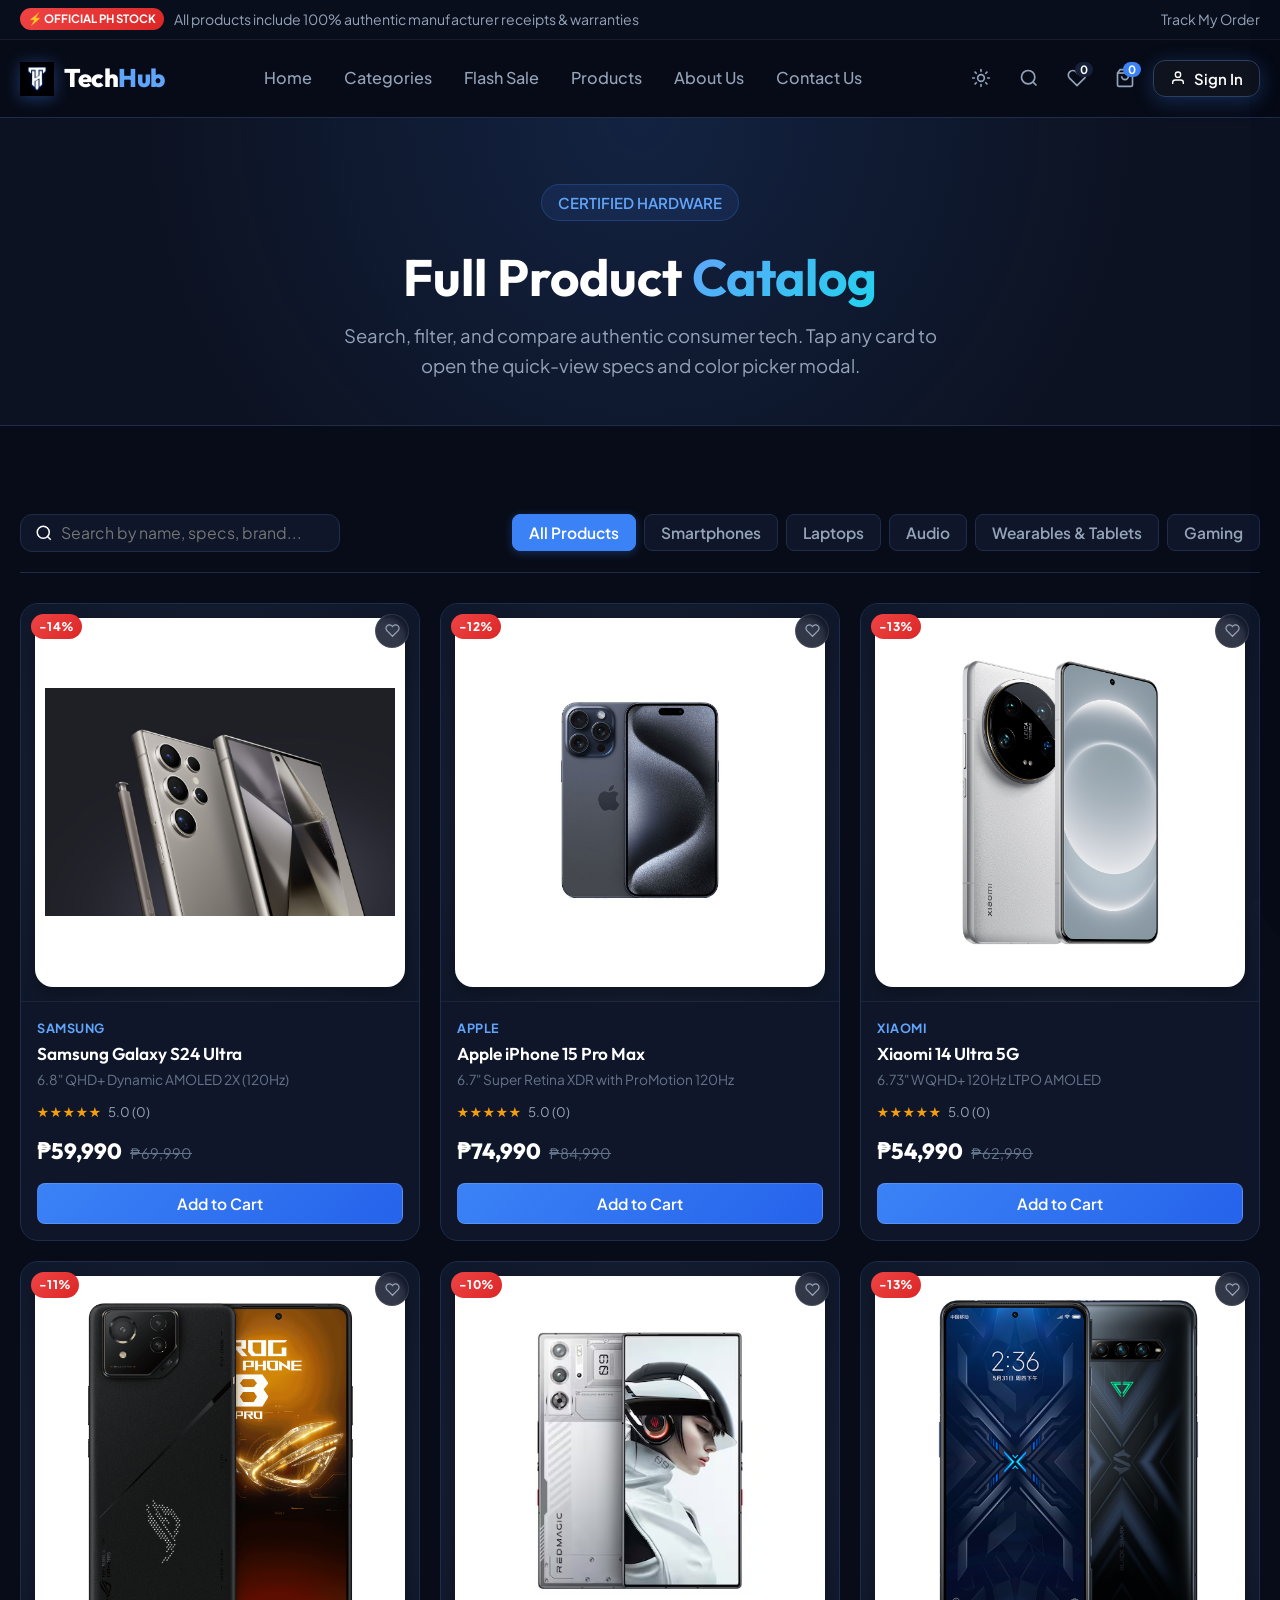
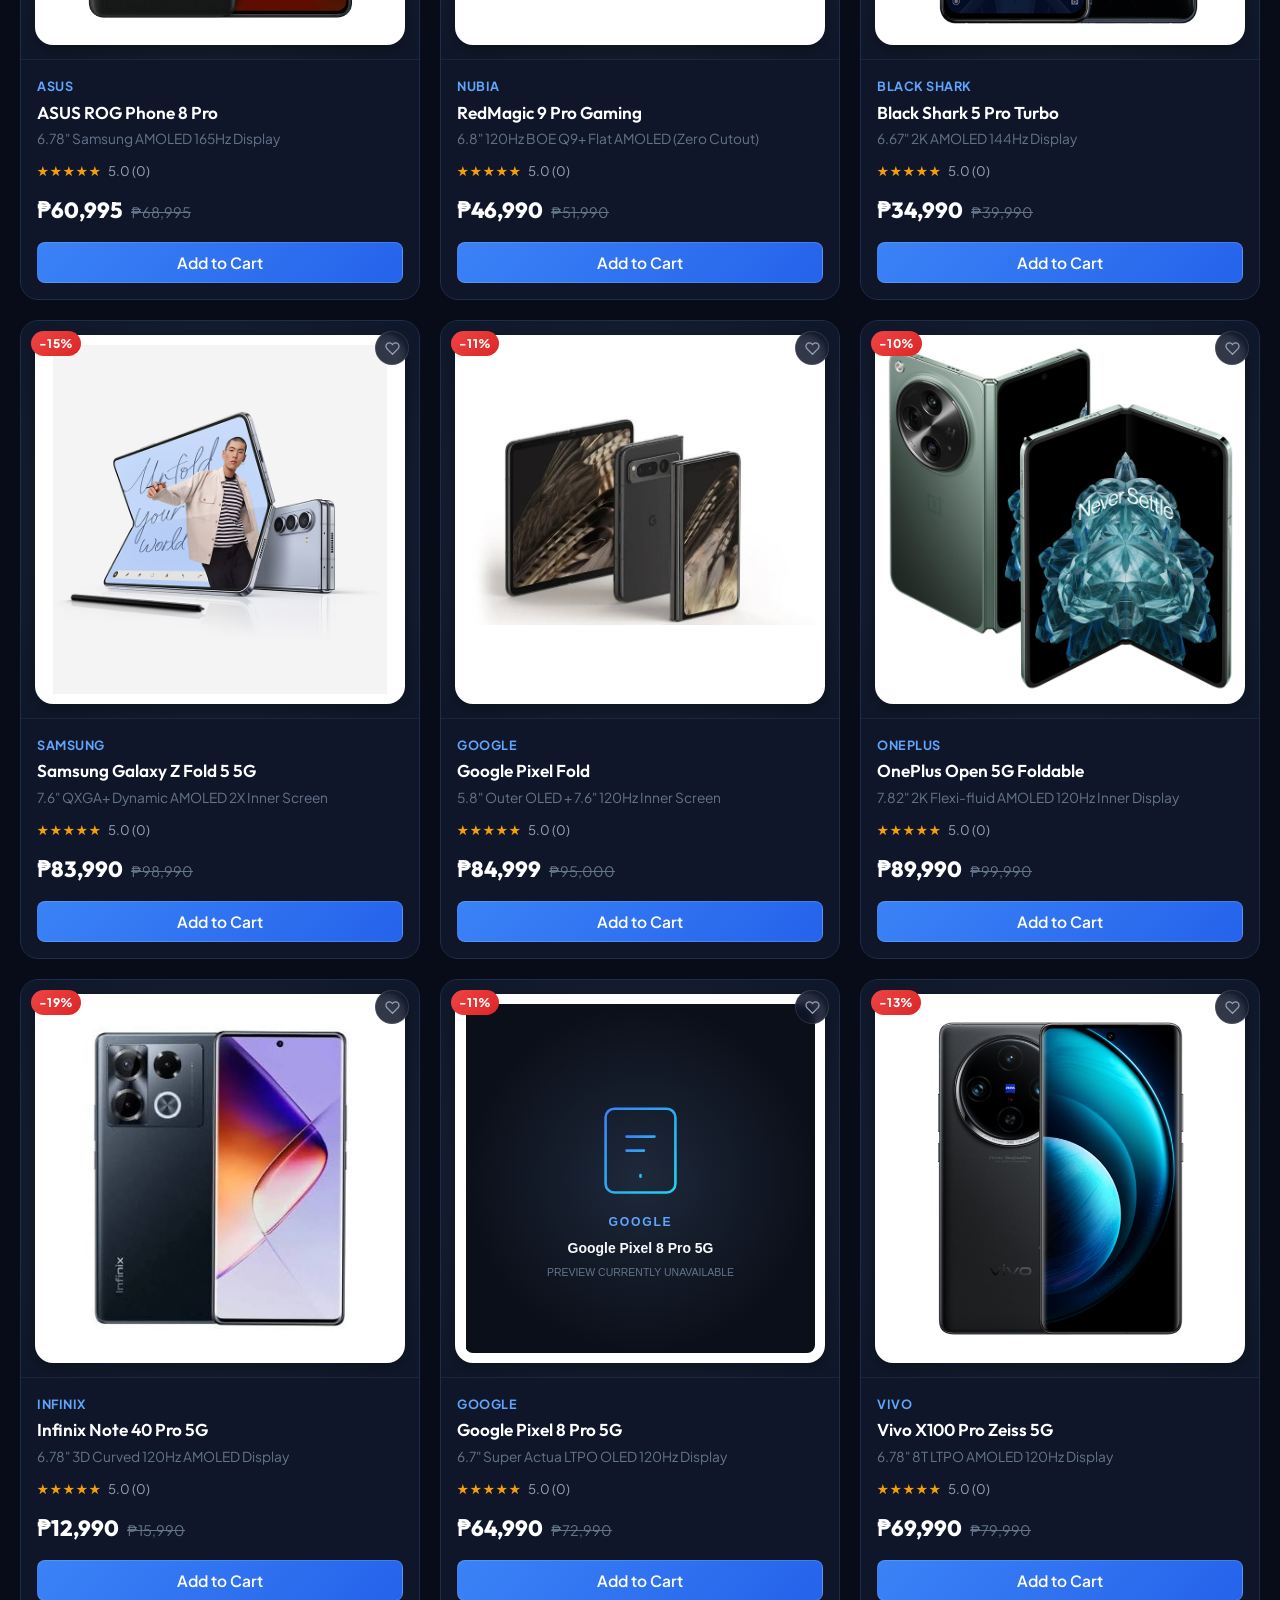
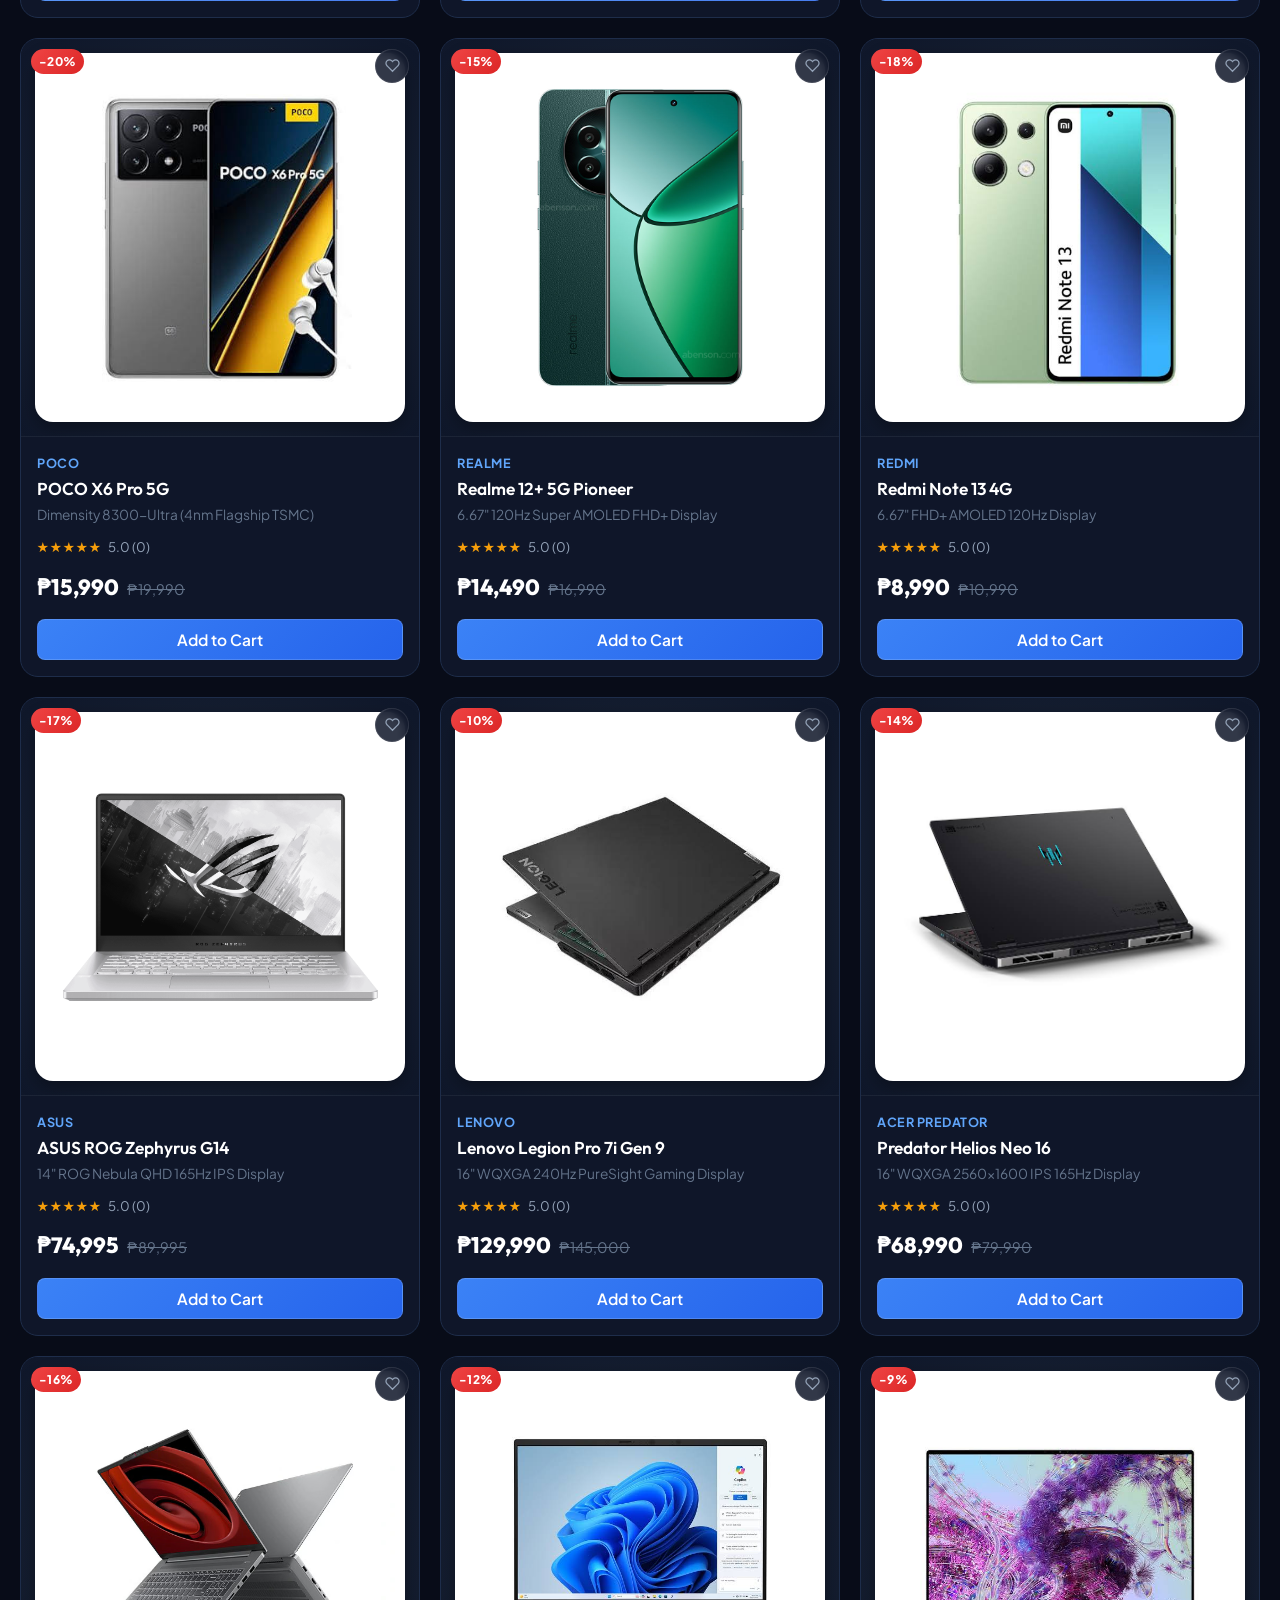
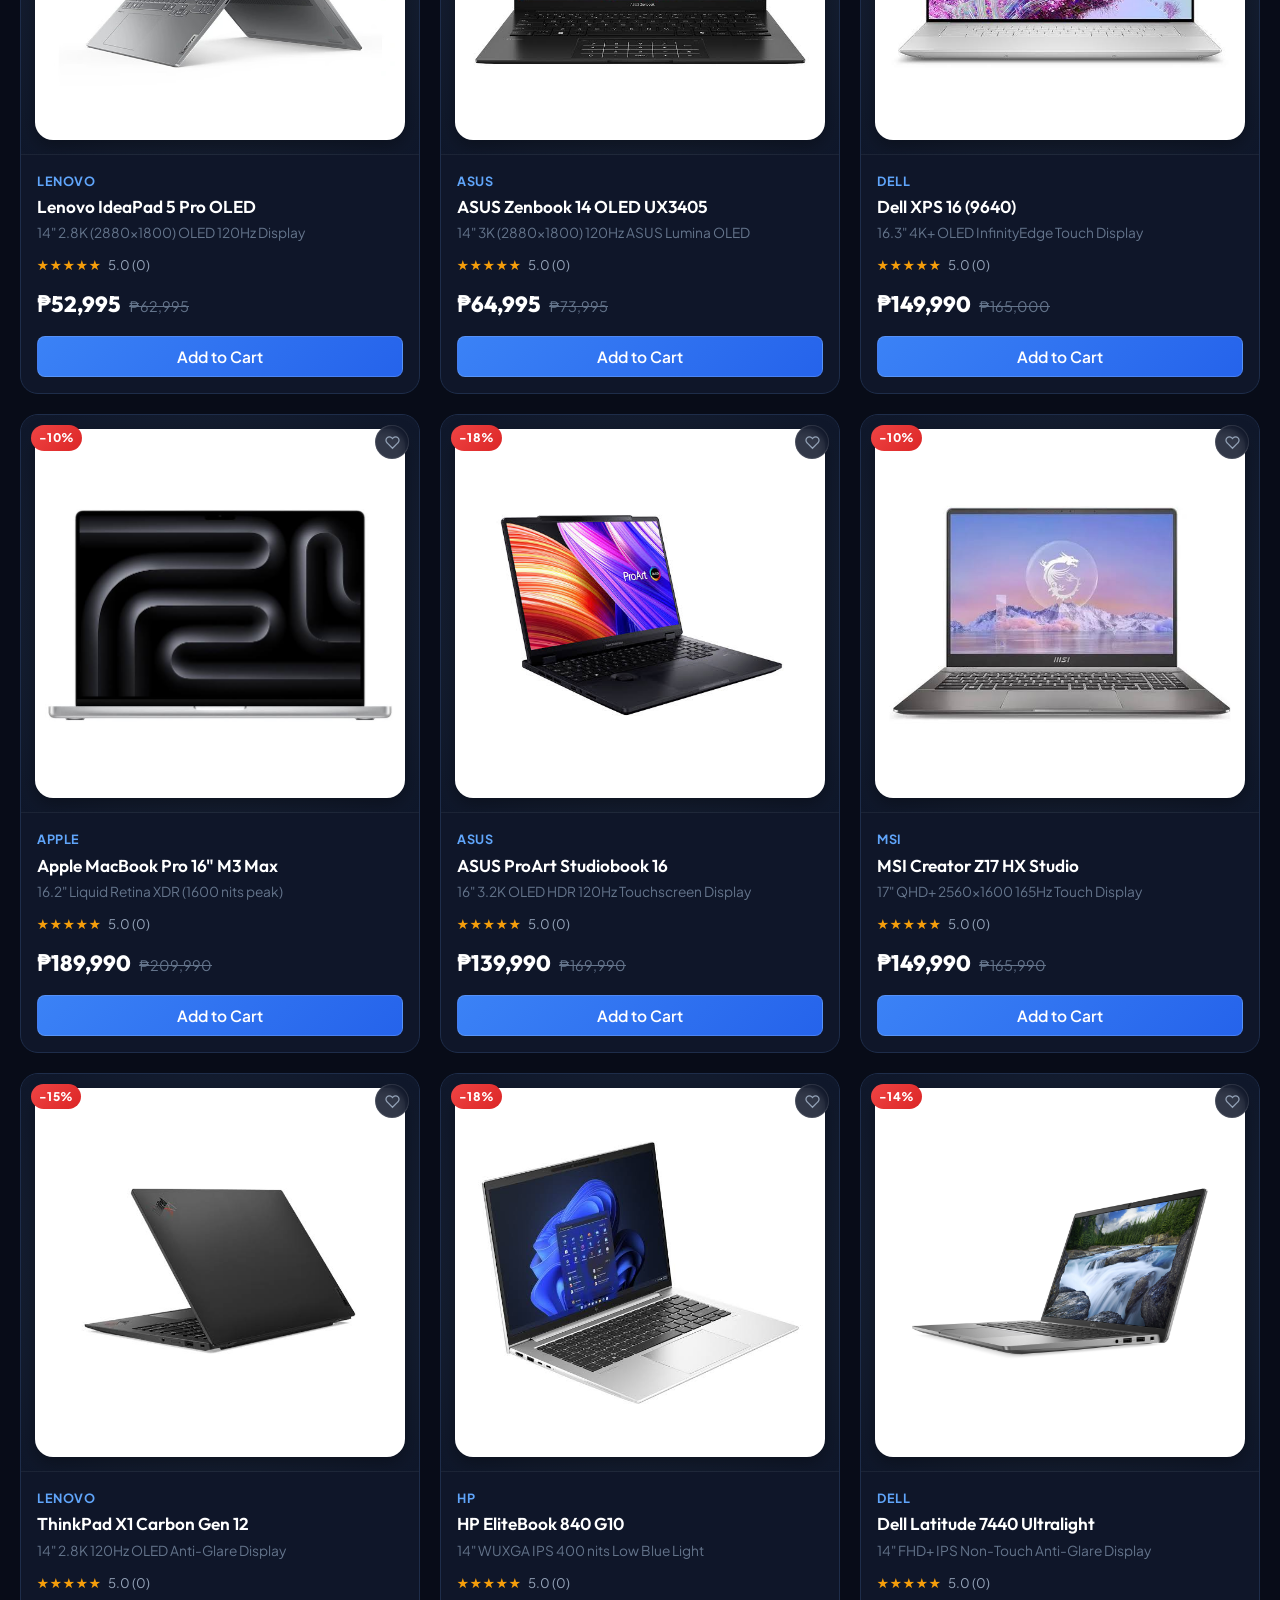
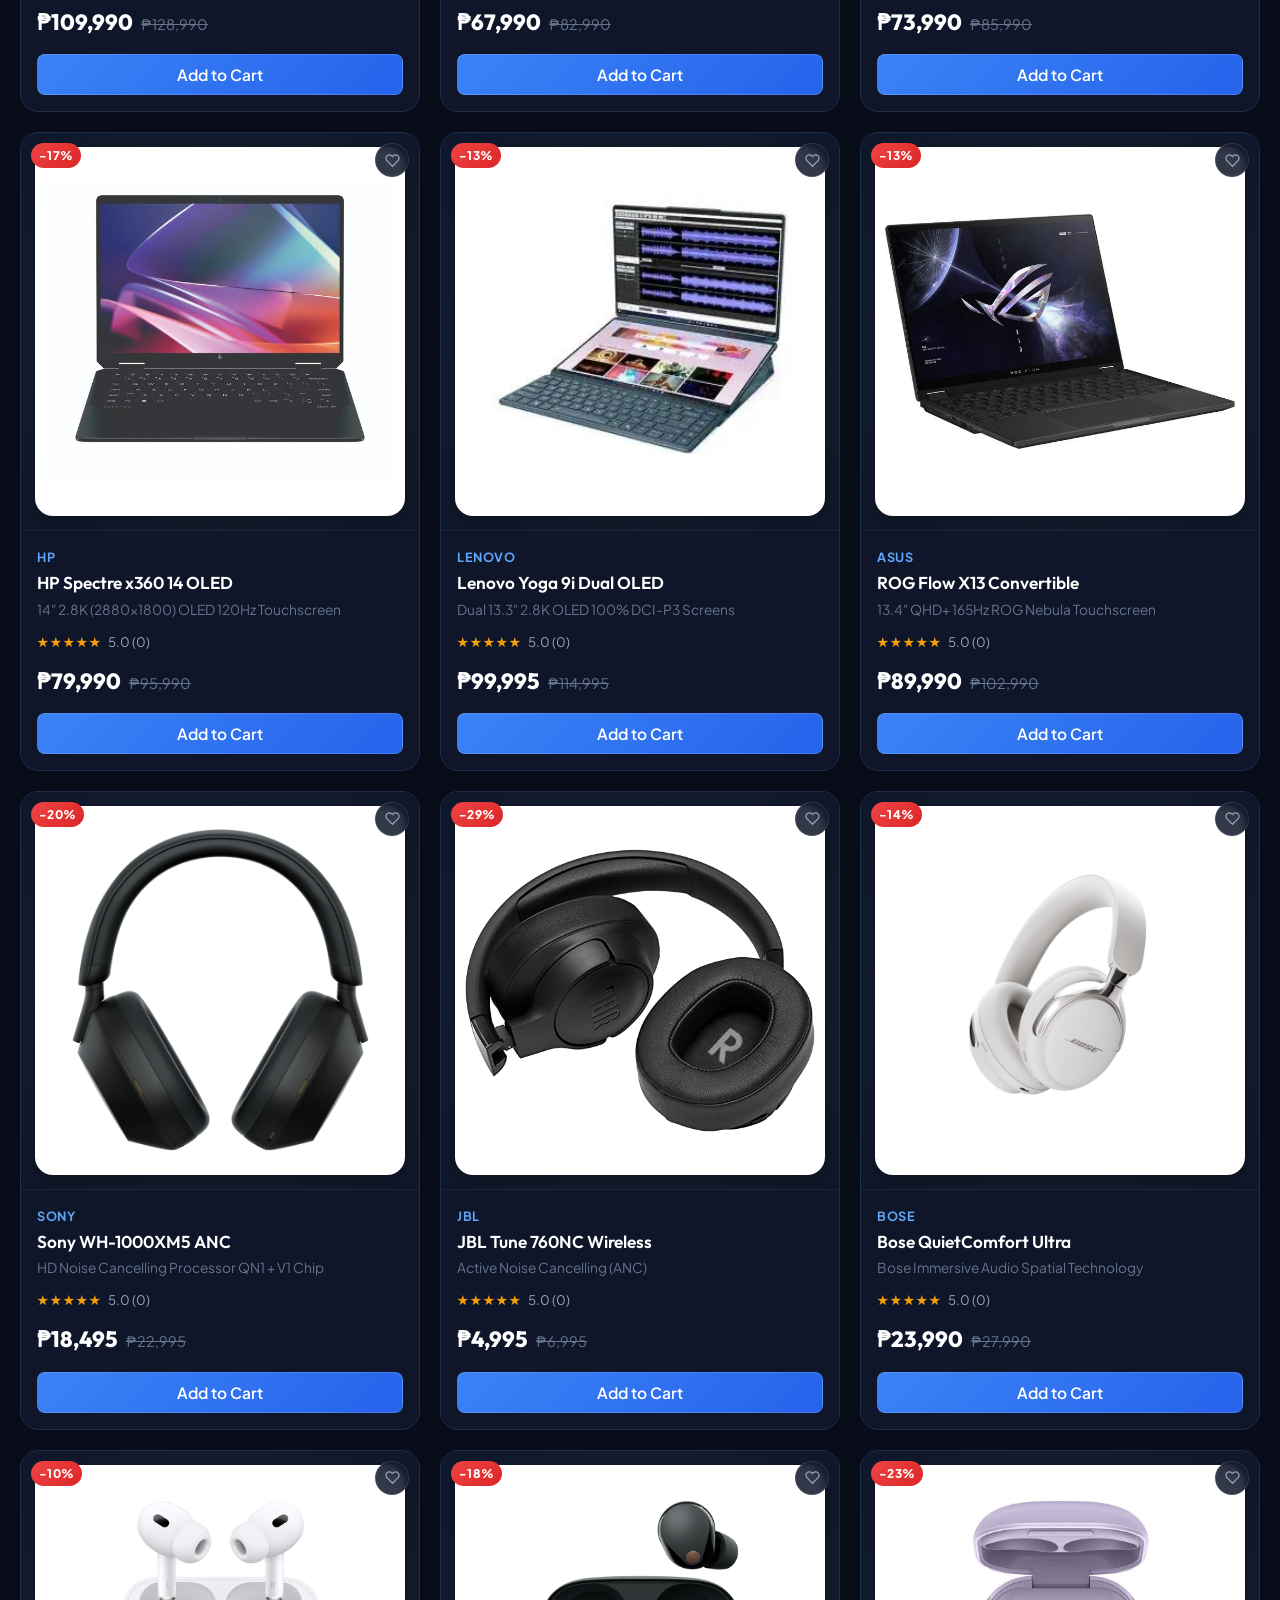
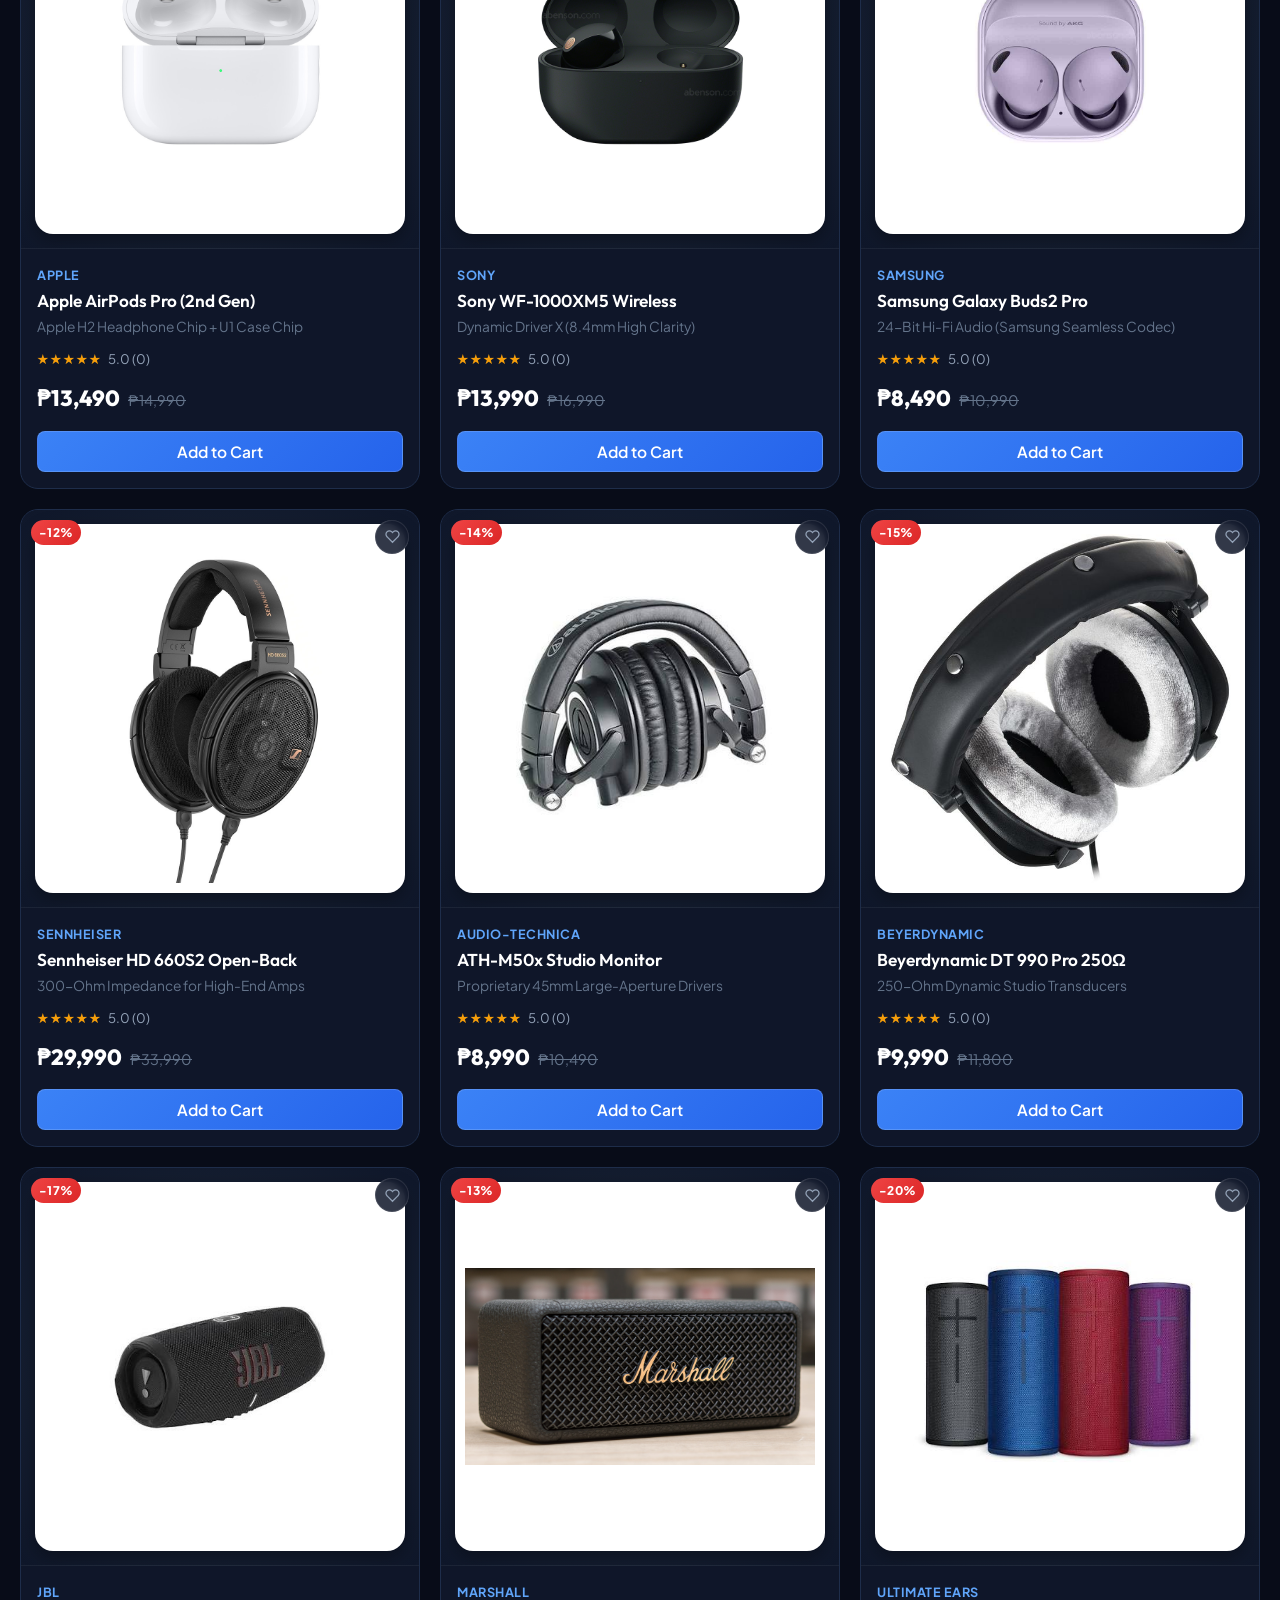
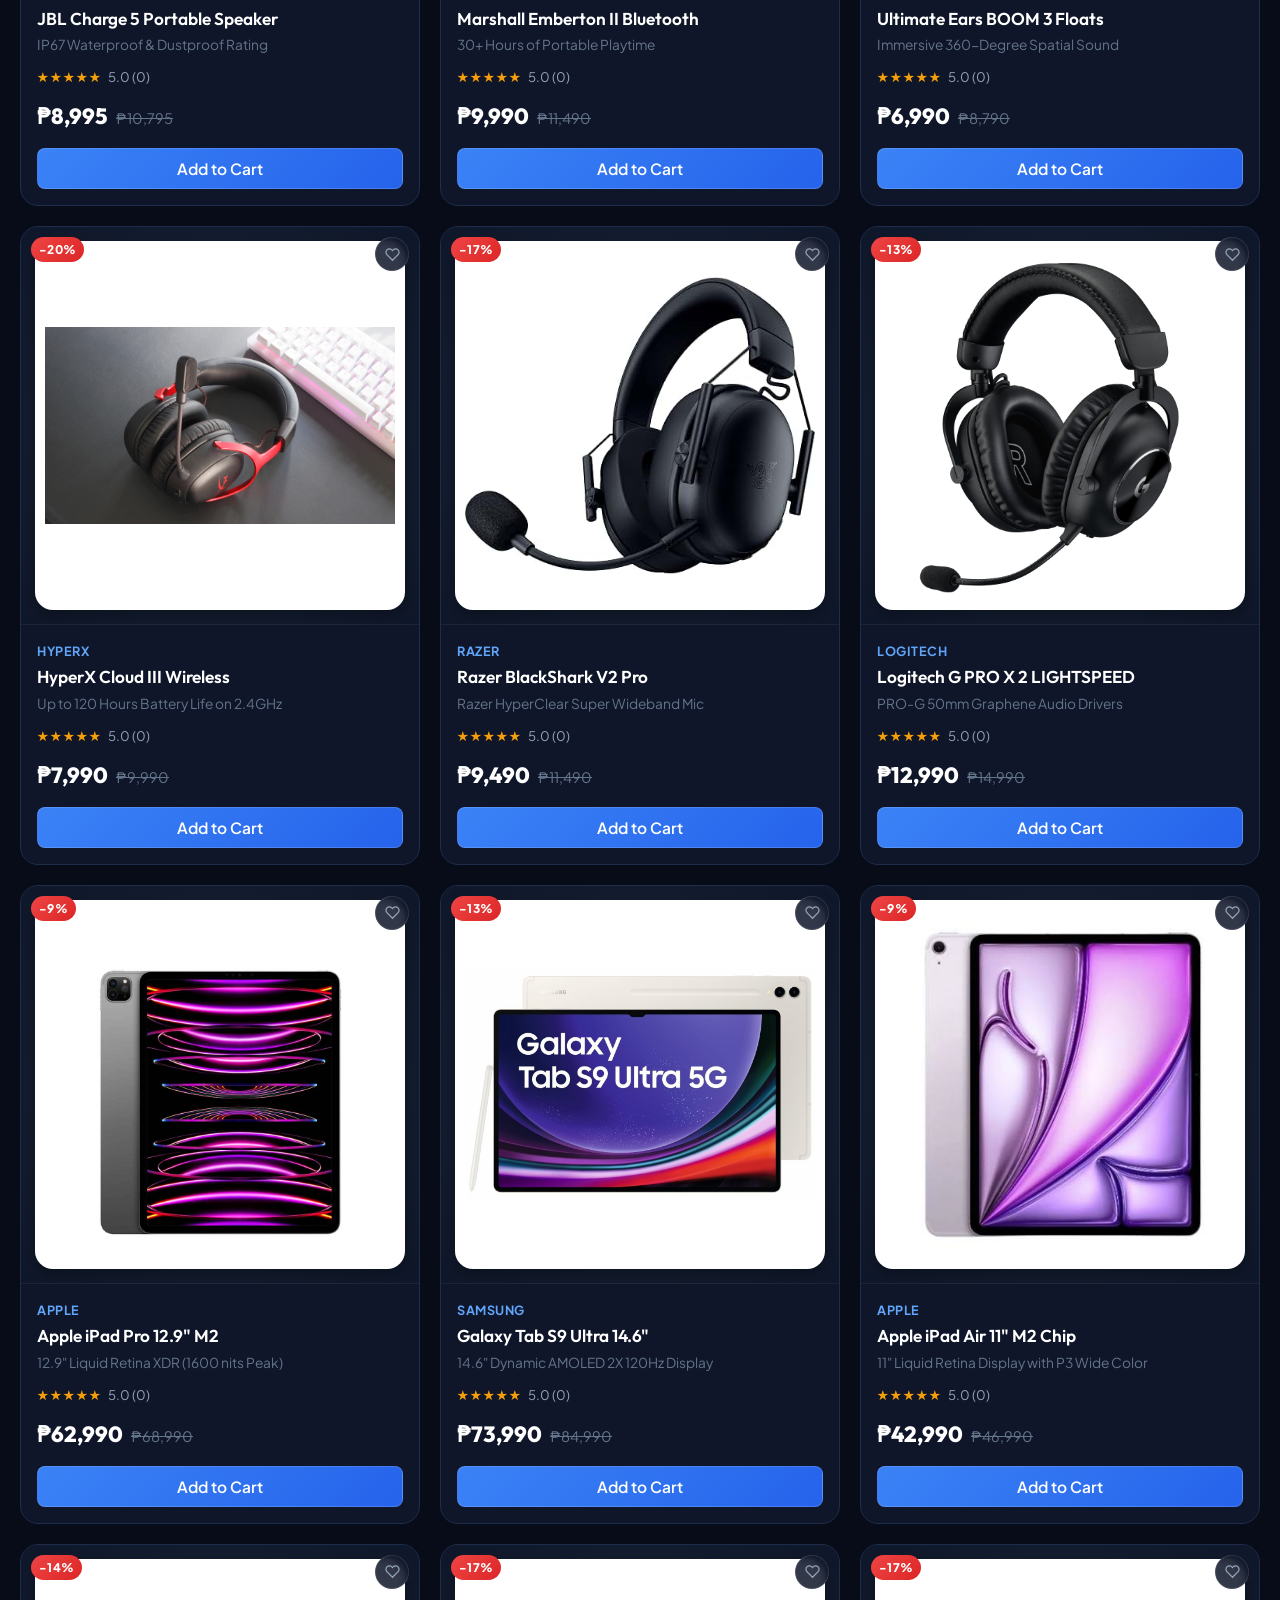
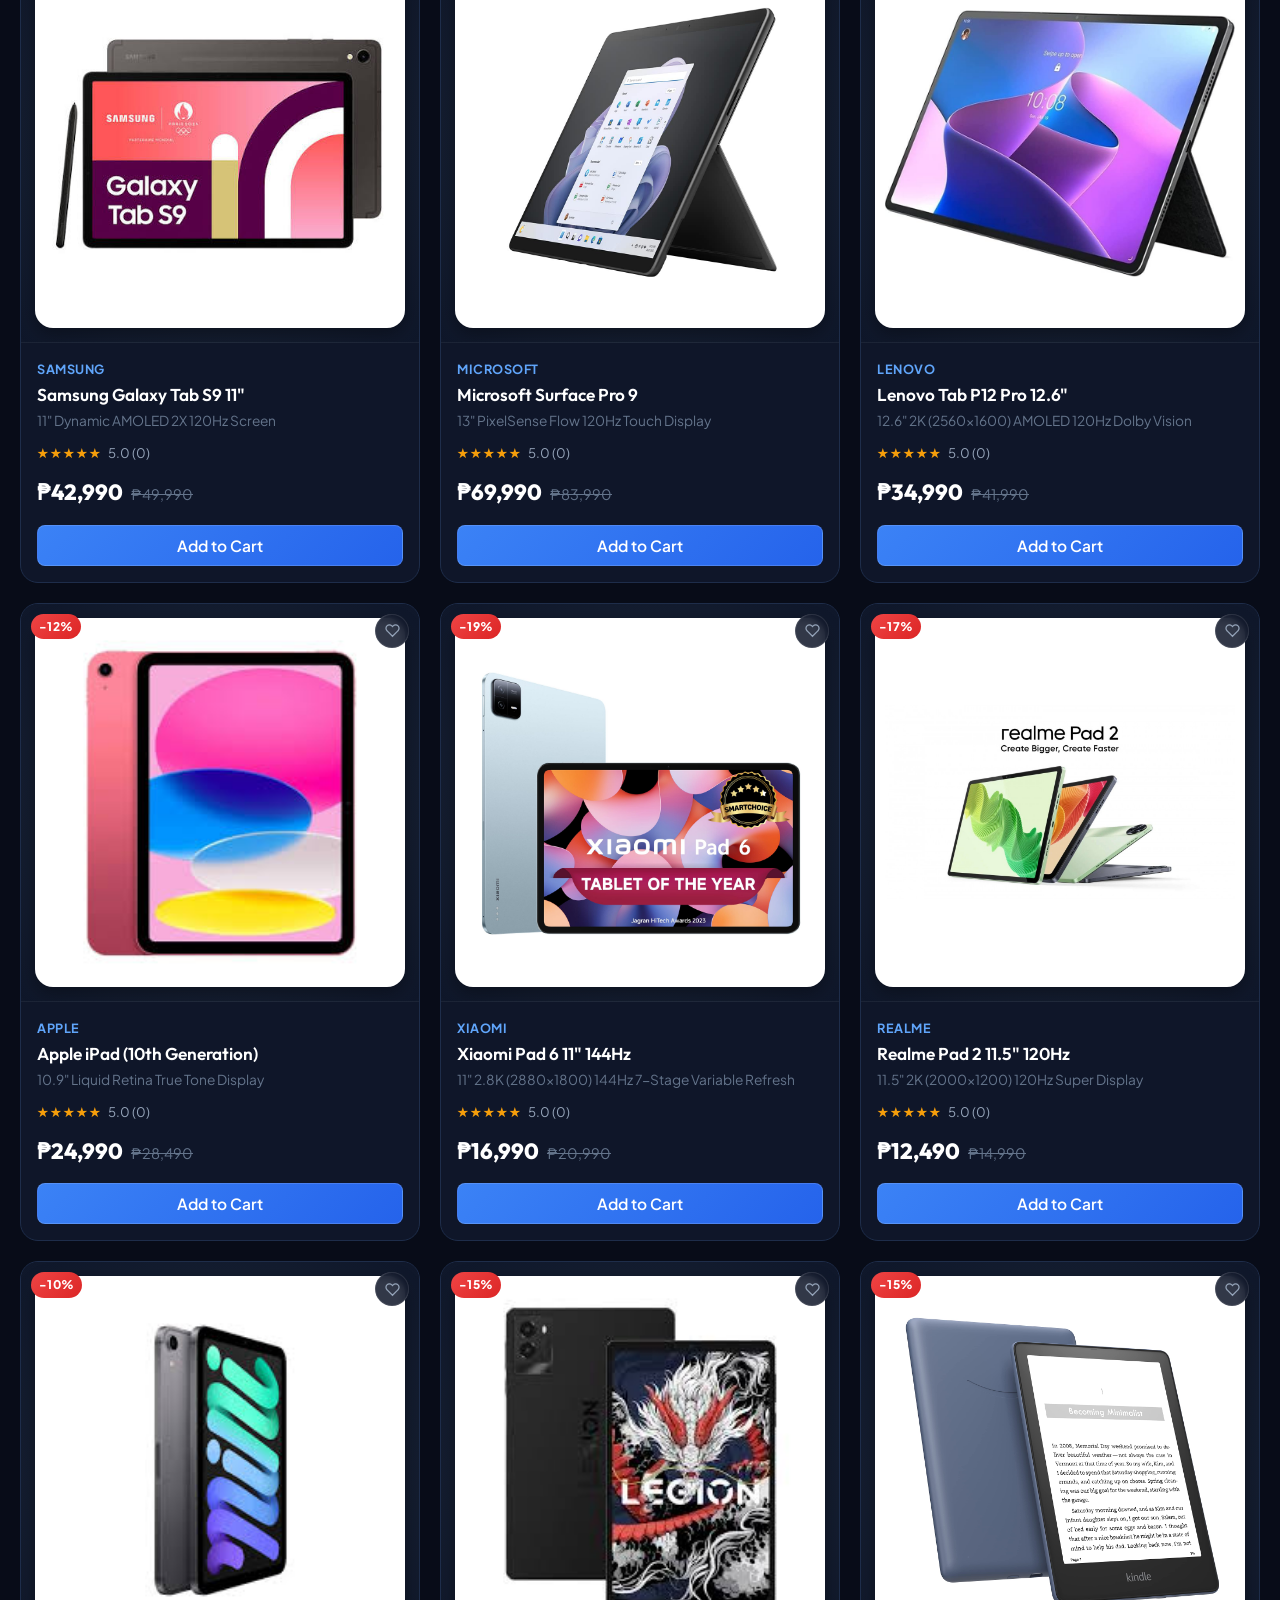
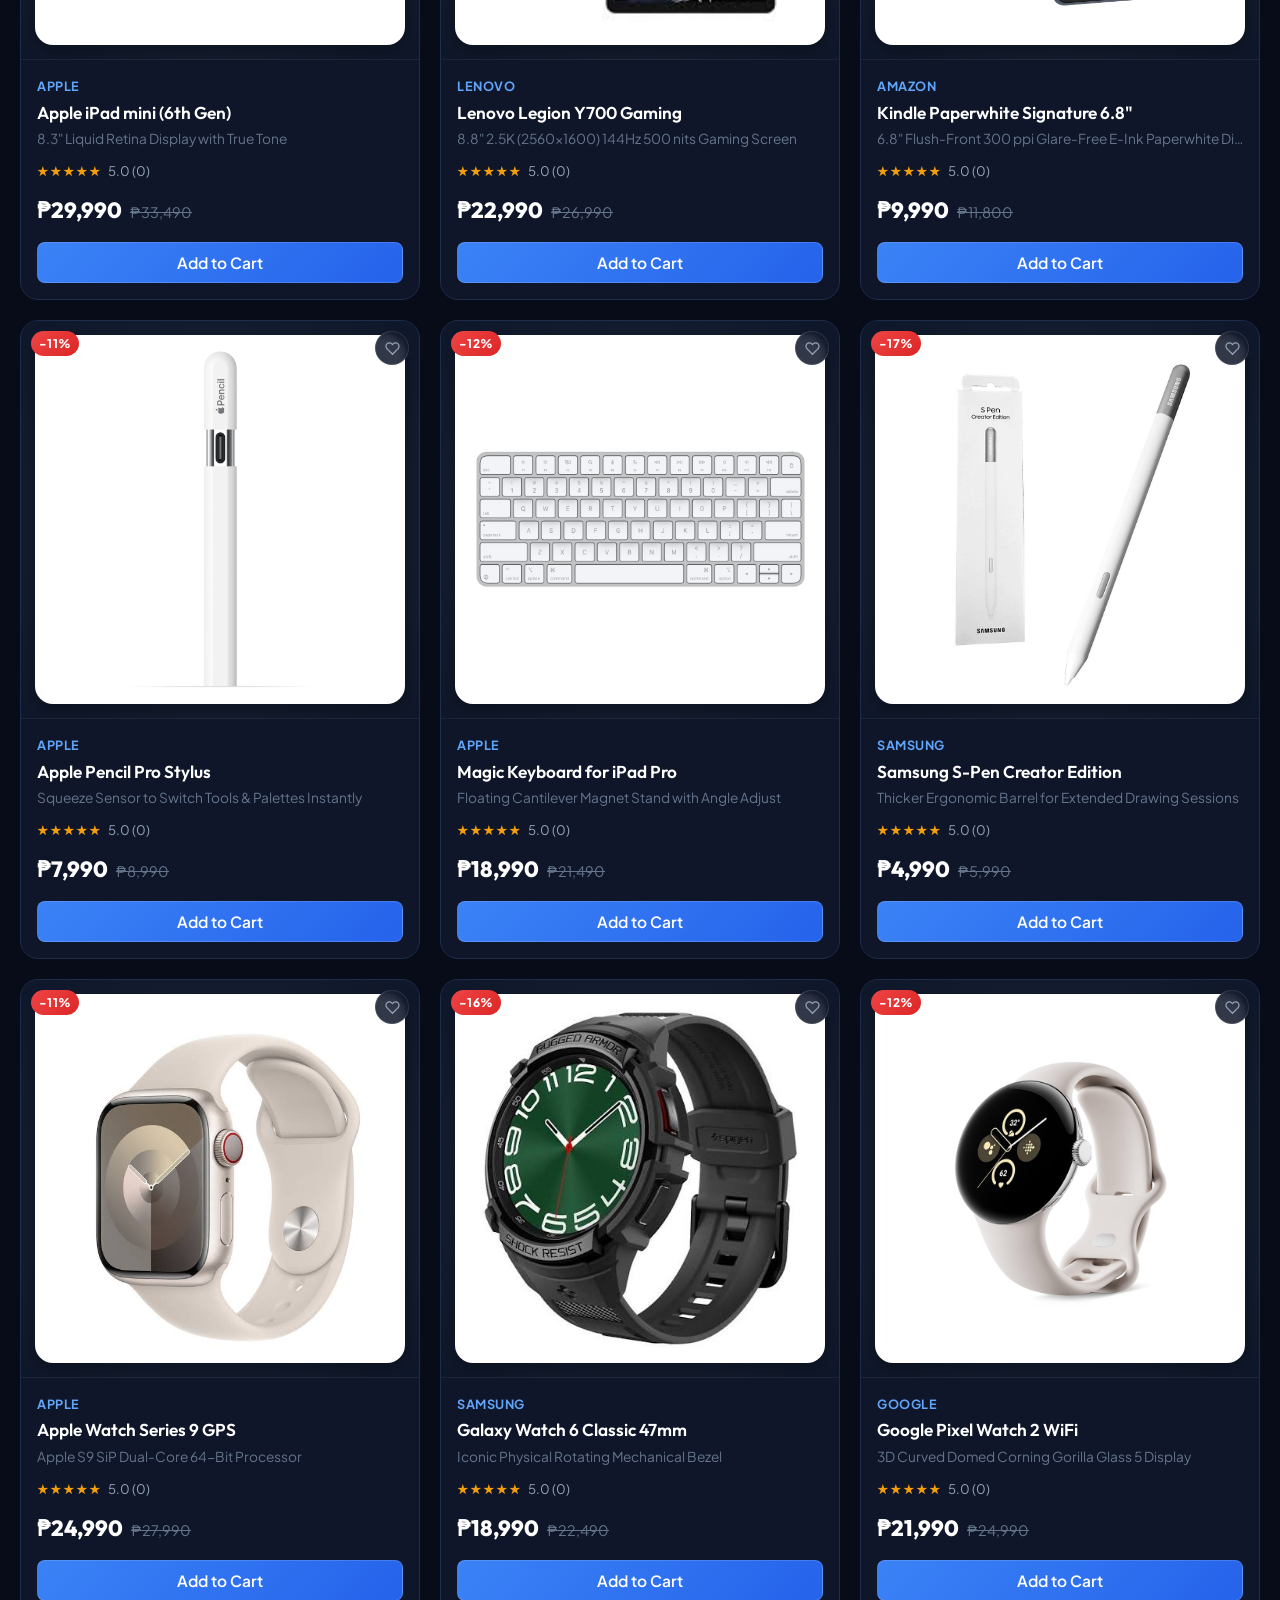
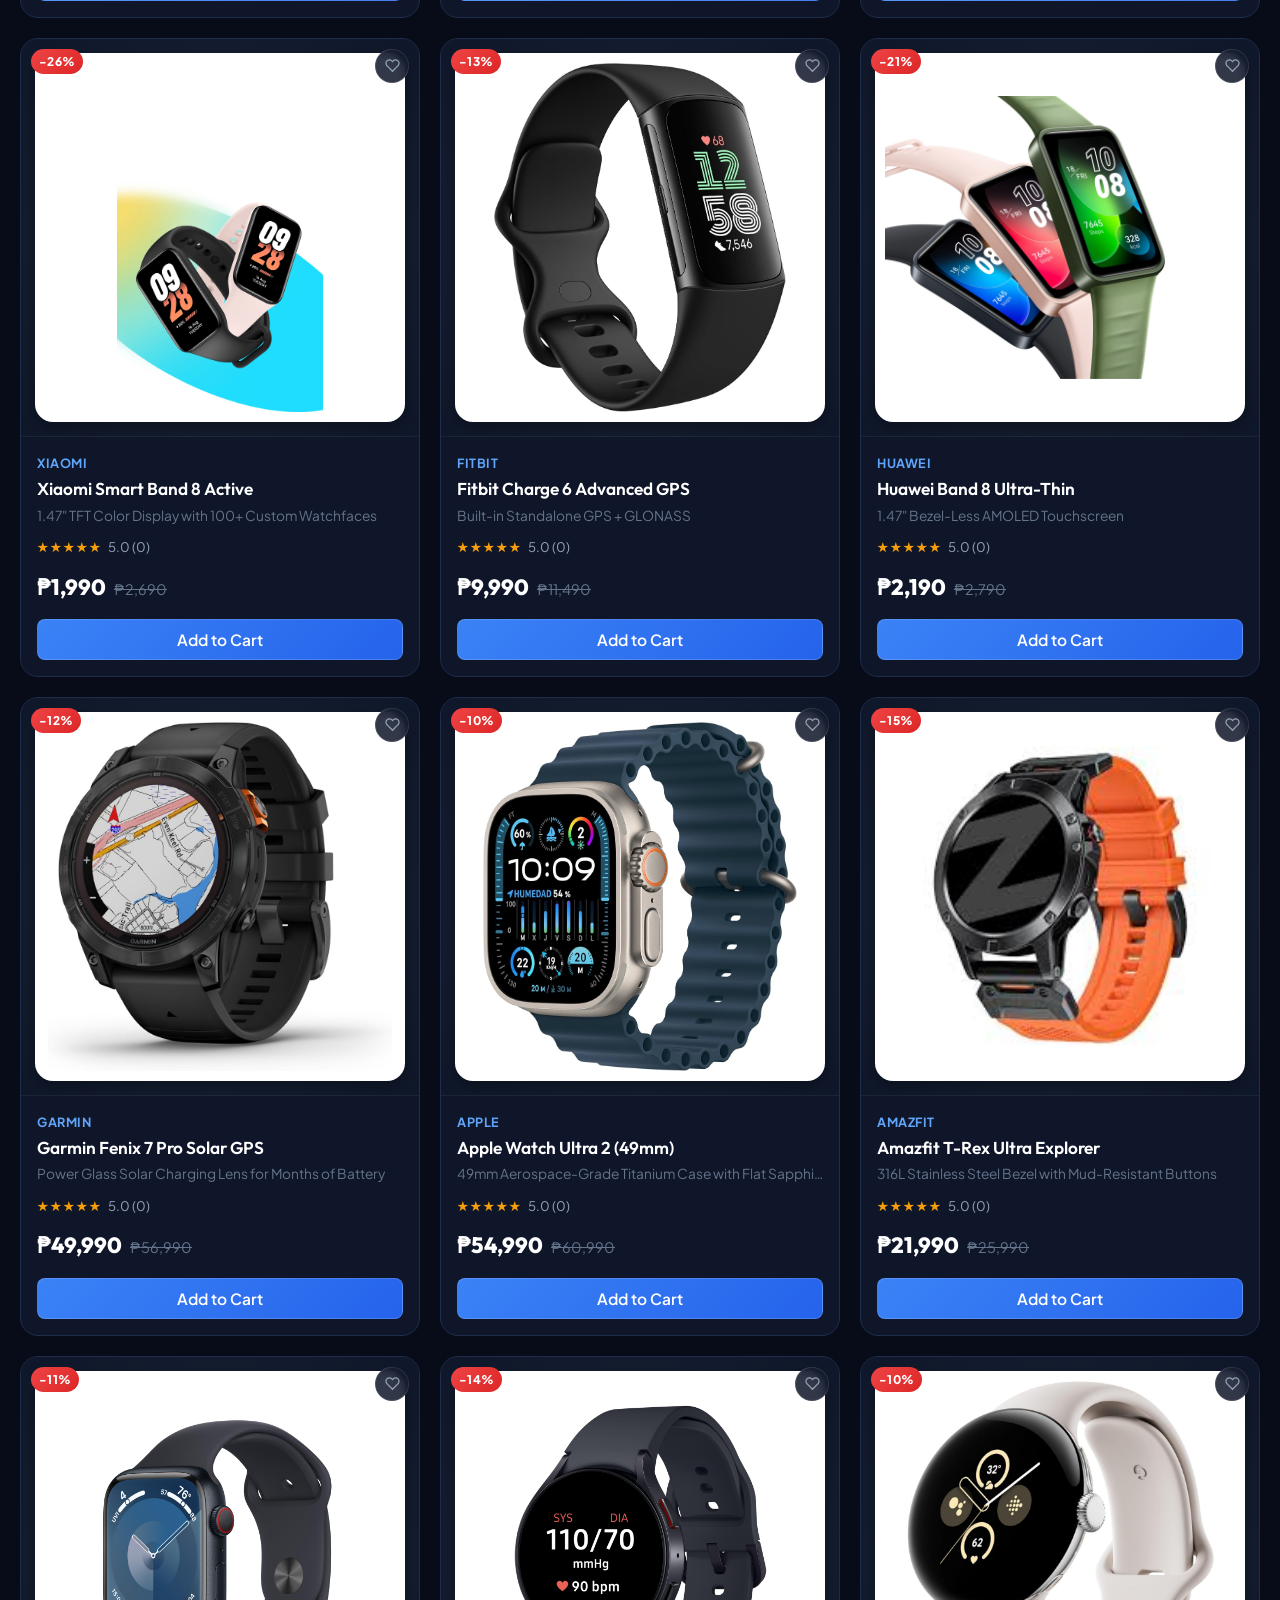
<file: products.html>
<!DOCTYPE html>
<html lang="en">
<head>
  <meta charset="UTF-8" />
  <meta name="viewport" content="width=device-width, initial-scale=1.0" />
  <title>All Products — TechHub Electronics Store</title>
  <meta name="description" content="Browse our complete catalog of certified smartphones, laptops, audio systems, and gaming gear." />
  
  <link rel="preconnect" href="https://fonts.googleapis.com">
  <link rel="preconnect" href="https://fonts.gstatic.com" crossorigin>
  <link href="https://fonts.googleapis.com/css2?family=Outfit:wght@400;500;600;700;800;900&family=Plus+Jakarta+Sans:wght@400;500;600;700&display=swap" rel="stylesheet">
  
  <link rel="stylesheet" href="style.css" />
  <link rel="icon" type="image/png" href="TechHub_Logo.png" />
  <meta name="theme-color" content="#0f172a" />

  <script>document.documentElement.setAttribute('data-theme', localStorage.getItem('techhub_theme') === 'light' ? 'light' : 'dark');</script>
</head>
<body>

  <!-- Top Announcement Bar -->
  <div class="announcement-bar">
    <div class="container announcement-inner">
      <div class="announcement-text">
        <span class="announcement-pill">⚡ OFFICIAL PH STOCK</span>
        <span>All products include 100% authentic manufacturer receipts & warranties</span>
      </div>
      <div class="announcement-links">
        <a href="contact.html">Track My Order</a>
      </div>
    </div>
  </div>

  <!-- Header / Navigation -->
    <header class="site-header" id="navbar">
    <div class="container header-inner">
      <a href="index.html" class="brand-link" aria-label="TechHub Home">
        <img src="TechHub_Logo.png" alt="TechHub Logo" class="brand-logo" id="main-logo" />
        <span class="brand-text"><span class="brand-white">Tech</span><span class="brand-accent">Hub</span></span>
      </a>
      <nav class="nav-menu" aria-label="Main Navigation">
        <a href="index.html" class="nav-link" data-page="index.html">Home</a>
        <a href="categories.html" class="nav-link" data-page="categories.html">Categories</a>
        <a href="flash-sale.html" class="nav-link" data-page="flash-sale.html">Flash Sale</a>
        <a href="products.html" class="nav-link" data-page="products.html">Products</a>
        <a href="about.html" class="nav-link" data-page="about.html">About Us</a>
        <a href="contact.html" class="nav-link" data-page="contact.html">Contact Us</a>
      </nav>
      <div class="header-actions">
        <button class="action-btn" id="search-btn" aria-label="Search products" title="Search">
          <svg width="20" height="20" fill="none" stroke="currentColor" stroke-width="2" viewBox="0 0 24 24"><circle cx="11" cy="11" r="8"></circle><path d="m21 21-4.35-4.35"></path></svg>
        </button>
        <button class="action-btn" id="wishlist-btn" aria-label="Wishlist" title="Saved Items">
          <svg width="20" height="20" fill="none" stroke="currentColor" stroke-width="2" viewBox="0 0 24 24"><path d="M20.84 4.61a5.5 5.5 0 00-7.78 0L12 5.67l-1.06-1.06a5.5 5.5 0 00-7.78 7.78l1.06 1.06L12 21.23l7.78-7.78 1.06-1.06a5.5 5.5 0 000-7.78z"></path></svg>
          <span class="badge" id="wishlist-count">0</span>
        </button>
        <button class="action-btn cart-btn" id="cart-btn" aria-label="Shopping cart" title="View Cart">
          <svg width="20" height="20" fill="none" stroke="currentColor" stroke-width="2" viewBox="0 0 24 24"><path d="M6 2L3 6v14a2 2 0 002 2h14a2 2 0 002-2V6l-3-4z"></path><line x1="3" y1="6" x2="21" y2="6"></line><path d="M16 10a4 4 0 01-8 0"></path></svg>
          <span class="badge badge-accent" id="cart-count">0</span>
        </button>
        <div id="user-auth-area"></div>
        <button class="action-btn mobile-menu-btn" id="mobile-toggle" aria-label="Toggle Mobile Menu">
          <svg width="24" height="24" fill="none" stroke="currentColor" stroke-width="2" viewBox="0 0 24 24"><path d="M4 6h16M4 12h16M4 18h16"></path></svg>
        </button>
      </div>
    </div>
    <div class="mobile-drawer" id="mobile-drawer">
      <nav class="mobile-nav">
        <a href="index.html" class="mobile-link">Home</a>
        <a href="categories.html" class="mobile-link">Categories</a>
        <a href="flash-sale.html" class="mobile-link">Flash Sale</a>
        <a href="products.html" class="mobile-link">Products</a>
        <a href="about.html" class="mobile-link">About Us & Reviews</a>
        <a href="contact.html" class="mobile-link">Contact Us</a>
        <div class="mobile-cta" id="mobile-user-auth-area">
          <button class="btn btn-primary btn-block" onclick="openAuthModal('login')">Sign In / Register</button>
        </div>
      </nav>
    </div>
  </header>

  <!-- PAGE HERO -->
  <section class="page-hero">
    <div class="container">
      <span class="pill-badge">CERTIFIED HARDWARE</span>
      <h1>Full Product <span class="gradient-text">Catalog</span></h1>
      <p>Search, filter, and compare authentic consumer tech. Tap any card to open the quick-view specs and color picker modal.</p>
    </div>
  </section>

  <!-- PRODUCTS TOOLBAR & CATALOG -->
  <main class="section">
    <div class="container">
      
      <!-- Filter Toolbar -->
      <div class="products-toolbar">
        <!-- Live Search Field -->
        <div class="search-input-wrap">
          <svg width="18" height="18" fill="none" stroke="currentColor" stroke-width="2" viewBox="0 0 24 24"><circle cx="11" cy="11" r="8"></circle><path d="m21 21-4.35-4.35"></path></svg>
          <input type="text" id="catalog-search-input" placeholder="Search by name, specs, brand..." oninput="handleCatalogSearch(this.value)" />
        </div>

        <!-- Category Filter Tabs -->
        <div class="filter-tabs">
          <button class="tab-btn active" data-filter="all">All Products</button>
          <button class="tab-btn" data-filter="smartphones">Smartphones</button>
          <button class="tab-btn" data-filter="laptops">Laptops</button>
          <button class="tab-btn" data-filter="audio">Audio</button>
          <button class="tab-btn" data-filter="wearables">Wearables & Tablets</button>
          <button class="tab-btn" data-filter="gaming">Gaming</button>
        </div>
      </div>

      <!-- Catalog Grid -->
      <div class="product-grid" id="products-catalog-grid">
        <div id="no-products-message" style="display:none; grid-column:1/-1; text-align:center; padding:48px 16px; color:var(--text-secondary); font-weight:600;">No products found. Try a different category or search.</div>

        
        <!-- Product cards are generated automatically from PRODUCTS_DATA in script.js -->

      </div>
    </div>
  </main>

  <!-- FOOTER -->
  <footer class="site-footer">
    <div class="container">
      <div class="footer-grid">
        <div class="footer-col brand-col">
          <a href="index.html" class="brand-link">
            <img src="TechHub_Logo.png" alt="TechHub Logo" class="brand-logo" />
            <span class="brand-text"><span class="brand-white">Tech</span><span class="brand-accent">Hub</span></span>
          </a>
          <p class="footer-tagline">Your premier destination for authentic, high-performance electronics.</p>
        </div>

        <div class="footer-col">
          <h4 class="footer-heading">Pages</h4>
          <ul class="footer-list">
            <li><a href="index.html">Home</a></li>
            <li><a href="categories.html">Categories Directory</a></li>
            <li><a href="flash-sale.html">Flash Sale</a></li>
            <li><a href="products.html">All Products</a></li>
            <li><a href="about.html">About Us & Reviews</a></li>
            <li><a href="contact.html">Contact Us</a></li>
          </ul>
        </div>

        <div class="footer-col">
          <h4 class="footer-heading">Categories</h4>
          <ul class="footer-list">
            <li><a href="categories.html#cat-smartphones">Smartphones</a></li>
            <li><a href="categories.html#cat-laptops">Laptops</a></li>
            <li><a href="categories.html#cat-audio">Audio Gear</a></li>
            <li><a href="categories.html#cat-gaming">Gaming Hardware</a></li>
          </ul>
        </div>

        <div class="footer-col">
          <h4 class="footer-heading">Support</h4>
          <ul class="footer-list">
            <li><a href="contact.html">Track Order</a></li>
            <li><a href="contact.html">Warranty Claims</a></li>
            <li><a href="contact.html">Shipping Guidelines</a></li>
            <li><a href="about.html#reviews">Customer Reviews</a></li>
          </ul>
        </div>
      </div>

      <div class="footer-bottom">
        <p>&copy; 2026 TechHub Philippines Inc. All rights reserved.</p>
      </div>
    </div>
  </footer>

  <script src="script.js"></script>
  <script>
    // ---- Catalog filtering: category tabs + search work together ----
    let activeCategory = 'all';
    let searchQuery = '';

    function applyFilters() {
      const cards = document.querySelectorAll('#products-catalog-grid .product-card');
      let visible = 0;
      cards.forEach(card => {
        const matchesCategory = activeCategory === 'all' || tabGroup(card.dataset.category) === activeCategory;
        const matchesSearch = !searchQuery || card.textContent.toLowerCase().includes(searchQuery);
        if (matchesCategory && matchesSearch) {
          card.style.display = 'flex';
          visible++;
        } else {
          card.style.display = 'none';
        }
      });
      const empty = document.getElementById('no-products-message');
      if (empty) empty.style.display = visible === 0 ? 'block' : 'none';
    }

    function setActiveTab(filter) {
      activeCategory = filter;
      document.querySelectorAll('.filter-tabs .tab-btn').forEach(btn => {
        const isActive = btn.dataset.filter === filter;
        btn.classList.toggle('active', isActive);
        btn.setAttribute('aria-pressed', isActive ? 'true' : 'false');
      });
      applyFilters();
    }

    function handleCatalogSearch(query) {
      searchQuery = query.toLowerCase().trim();
      applyFilters();
    }

    // "Wearables & Tablets" tab covers both the wearables and tablets categories
    function tabGroup(category) {
      return category === 'tablets' ? 'wearables' : category;
    }

    // Build a card for every product in PRODUCTS_DATA (script.js)
    function renderCatalog() {
      const grid = document.getElementById('products-catalog-grid');
      if (!grid) return;
      if (typeof PRODUCTS_DATA === 'undefined') {
        const msg = document.getElementById('no-products-message');
        if (msg) msg.textContent = "Products couldn't load: script.js was not found. Keep products.html, script.js and style.css together in the same folder, and open it from a web server or your live site.";
        return;
      }
      const heartPath = 'M20.84 4.61a5.5 5.5 0 00-7.78 0L12 5.67l-1.06-1.06a5.5 5.5 0 00-7.78 7.78l1.06 1.06L12 21.23l7.78-7.78 1.06-1.06a5.5 5.5 0 000-7.78z';
      const esc = (t) => String(t).replace(/&/g, '&amp;').replace(/</g, '&lt;').replace(/"/g, '&quot;');
      const html = Object.values(PRODUCTS_DATA).map(p => {
        const saved = (typeof wishlist !== 'undefined' && wishlist.indexOf(p.id) > -1) ? ' active' : '';
        const stars = '★★★★★'.slice(0, Math.max(1, Math.round(p.rating)));
        const badge = p.discount ? '<span class="badge-chip badge-flash">-' + p.discount + '%</span>' : '';
        const oldPrice = p.oldPrice ? '<span class="old-price">₱' + p.oldPrice.toLocaleString('en-US') + '</span>' : '';
        return '<div class="product-card" data-category="' + esc(p.category) + '" data-id="' + esc(p.id) + '">' +
          '<div class="card-thumb">' +
            '<img src="' + esc(p.image) + '" alt="' + esc(p.name) + '" loading="lazy" />' +
            '<div class="card-badges">' + badge + '</div>' +
            '<button class="wishlist-toggle' + saved + '" aria-label="Add to wishlist" onclick="toggleHeart(this, \'' + p.id + '\')">' +
              '<svg width="15" height="15" viewBox="0 0 24 24" fill="none" stroke="currentColor" stroke-width="2"><path d="' + heartPath + '"></path></svg>' +
            '</button>' +
          '</div>' +
          '<div class="card-body">' +
            '<span class="product-brand">' + esc(p.brand) + '</span>' +
            '<h3 class="product-title">' + esc(p.name) + '</h3>' +
            '<p class="product-spec">' + esc((p.specs && p.specs[0]) || '') + '</p>' +
            '<div class="rating-row"><div class="stars">' + stars + '</div><span class="rating-text">' + Number(p.rating).toFixed(1) + ' (' + Number(p.reviews).toLocaleString('en-US') + ')</span></div>' +
            '<div class="price-row"><span class="current-price">₱' + p.price.toLocaleString('en-US') + '</span>' + oldPrice + '</div>' +
            '<button class="btn btn-primary btn-block add-cart-btn" onclick="addToCart(\'' + p.id + '\', 1)">Add to Cart</button>' +
          '</div>' +
        '</div>';
      }).join('');
      grid.insertAdjacentHTML('beforeend', html);
    }

    document.querySelectorAll('.filter-tabs .tab-btn').forEach(btn => {
      btn.addEventListener('click', () => setActiveTab(btn.dataset.filter));
    });

    renderCatalog();

    // Support links like products.html?cat=gaming (tablets -> wearables tab)
    (function initFromUrl() {
      let cat = (new URLSearchParams(window.location.search).get('cat') || 'all').toLowerCase();
      if (cat === 'tablets') cat = 'wearables';
      const valid = Array.from(document.querySelectorAll('.filter-tabs .tab-btn')).map(b => b.dataset.filter);
      setActiveTab(valid.includes(cat) ? cat : 'all');
    })();
  </script>
</body>
</html>
</file>
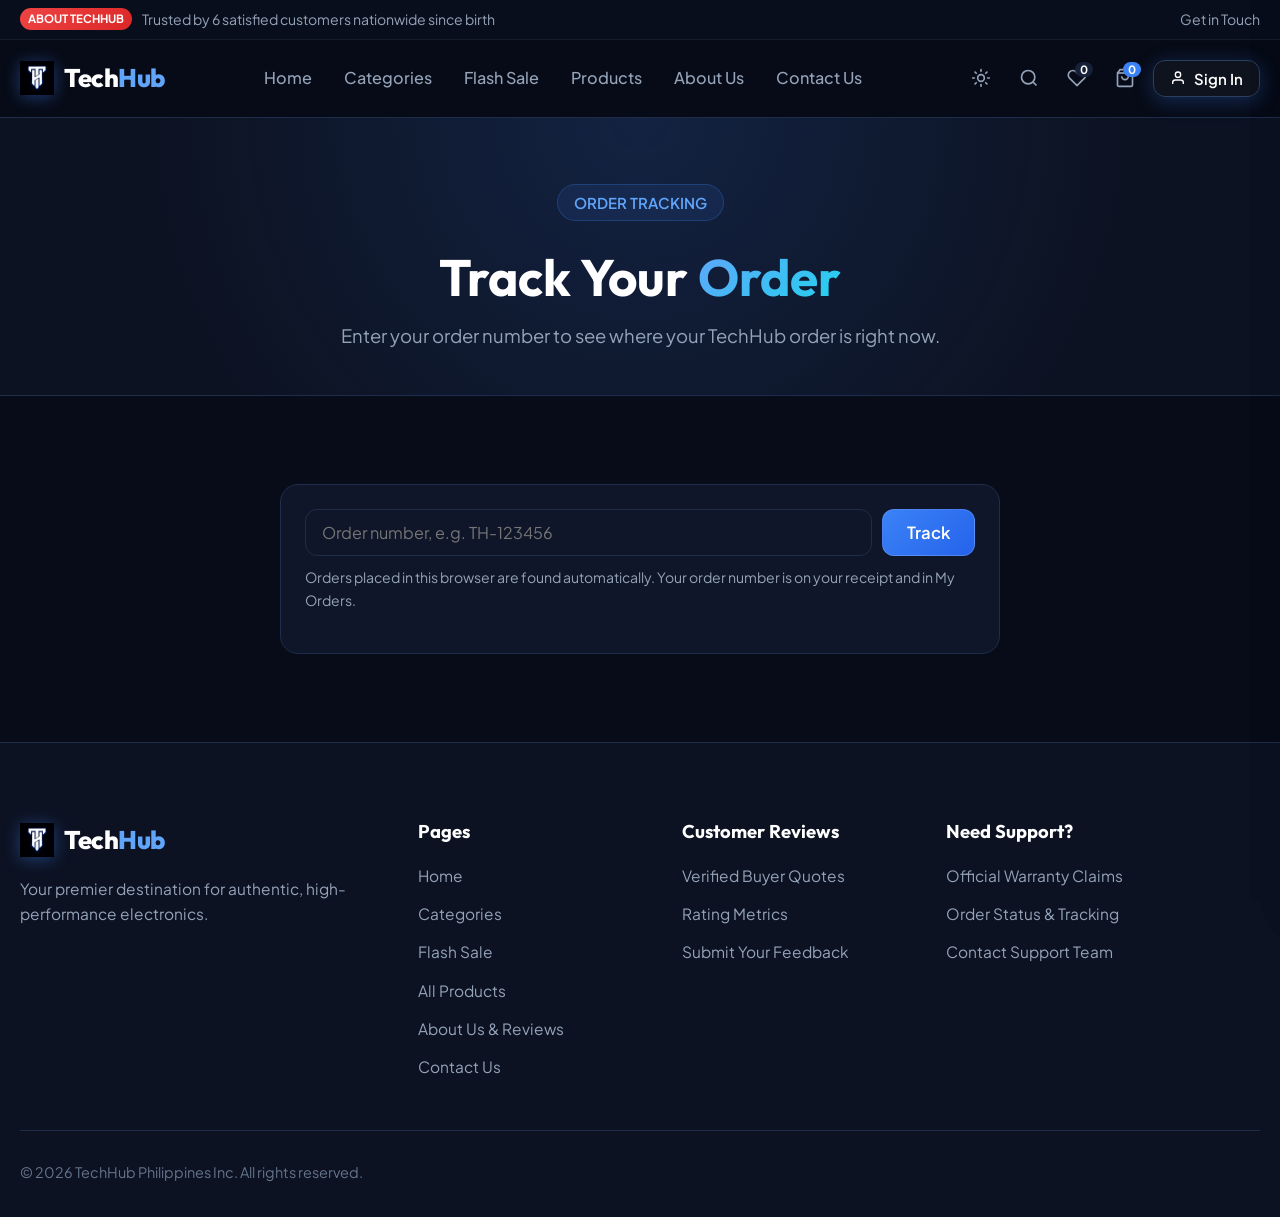
<file: track.html>
﻿<!DOCTYPE html>
<html lang="en">
<head>
  <meta charset="UTF-8" />
  <meta name="viewport" content="width=device-width, initial-scale=1.0" />
  <title>Track Your Order — TechHub</title>
  <meta name="description" content="Track your TechHub order status." />
  
  <link rel="preconnect" href="https://fonts.googleapis.com">
  <link rel="preconnect" href="https://fonts.gstatic.com" crossorigin>
  <link href="https://fonts.googleapis.com/css2?family=Outfit:wght@400;500;600;700;800;900&family=Plus+Jakarta+Sans:wght@400;500;600;700&display=swap" rel="stylesheet">
  
  <link rel="stylesheet" href="style.css" />
  <link rel="icon" type="image/png" href="TechHub_Logo.png" />
  <meta name="theme-color" content="#0f172a" />
  <script>document.documentElement.setAttribute('data-theme', localStorage.getItem('techhub_theme') === 'light' ? 'light' : 'dark');</script>
</head>
<body>

  <!-- Top Announcement Bar -->
  <div class="announcement-bar">
    <div class="container announcement-inner">
      <div class="announcement-text">
        <span class="announcement-pill">ABOUT TECHHUB</span>
        <span>Trusted by 6 satisfied customers nationwide since birth</span>
      </div>
      <div class="announcement-links">
        <a href="contact.html">Get in Touch</a>
      </div>
    </div>
  </div>

  <!-- Header / Navigation -->
    <header class="site-header" id="navbar">
    <div class="container header-inner">
      <a href="index.html" class="brand-link" aria-label="TechHub Home">
        <img src="TechHub_Logo.png" alt="TechHub Logo" class="brand-logo" id="main-logo" />
        <span class="brand-text"><span class="brand-white">Tech</span><span class="brand-accent">Hub</span></span>
      </a>
      <nav class="nav-menu" aria-label="Main Navigation">
        <a href="index.html" class="nav-link" data-page="index.html">Home</a>
        <a href="categories.html" class="nav-link" data-page="categories.html">Categories</a>
        <a href="flash-sale.html" class="nav-link" data-page="flash-sale.html">Flash Sale</a>
        <a href="products.html" class="nav-link" data-page="products.html">Products</a>
        <a href="about.html" class="nav-link" data-page="about.html">About Us</a>
        <a href="contact.html" class="nav-link" data-page="contact.html">Contact Us</a>
      </nav>
      <div class="header-actions">
        <button class="action-btn" id="search-btn" aria-label="Search products" title="Search">
          <svg width="20" height="20" fill="none" stroke="currentColor" stroke-width="2" viewBox="0 0 24 24"><circle cx="11" cy="11" r="8"></circle><path d="m21 21-4.35-4.35"></path></svg>
        </button>
        <button class="action-btn" id="wishlist-btn" aria-label="Wishlist" title="Saved Items">
          <svg width="20" height="20" fill="none" stroke="currentColor" stroke-width="2" viewBox="0 0 24 24"><path d="M20.84 4.61a5.5 5.5 0 00-7.78 0L12 5.67l-1.06-1.06a5.5 5.5 0 00-7.78 7.78l1.06 1.06L12 21.23l7.78-7.78 1.06-1.06a5.5 5.5 0 000-7.78z"></path></svg>
          <span class="badge" id="wishlist-count">0</span>
        </button>
        <button class="action-btn cart-btn" id="cart-btn" aria-label="Shopping cart" title="View Cart">
          <svg width="20" height="20" fill="none" stroke="currentColor" stroke-width="2" viewBox="0 0 24 24"><path d="M6 2L3 6v14a2 2 0 002 2h14a2 2 0 002-2V6l-3-4z"></path><line x1="3" y1="6" x2="21" y2="6"></line><path d="M16 10a4 4 0 01-8 0"></path></svg>
          <span class="badge badge-accent" id="cart-count">0</span>
        </button>
        <div id="user-auth-area"></div>
        <button class="action-btn mobile-menu-btn" id="mobile-toggle" aria-label="Toggle Mobile Menu">
          <svg width="24" height="24" fill="none" stroke="currentColor" stroke-width="2" viewBox="0 0 24 24"><path d="M4 6h16M4 12h16M4 18h16"></path></svg>
        </button>
      </div>
    </div>
    <div class="mobile-drawer" id="mobile-drawer">
      <nav class="mobile-nav">
        <a href="index.html" class="mobile-link">Home</a>
        <a href="categories.html" class="mobile-link">Categories</a>
        <a href="flash-sale.html" class="mobile-link">Flash Sale</a>
        <a href="products.html" class="mobile-link">Products</a>
        <a href="about.html" class="mobile-link">About Us & Reviews</a>
        <a href="contact.html" class="mobile-link">Contact Us</a>
        <div class="mobile-cta" id="mobile-user-auth-area">
          <button class="btn btn-primary btn-block" onclick="openAuthModal('login')">Sign In / Register</button>
        </div>
      </nav>
    </div>
  </header>

  <!-- PAGE HERO -->
  <section class="page-hero">
    <div class="container">
      <span class="pill-badge">ORDER TRACKING</span>
      <h1>Track Your <span class="gradient-text">Order</span></h1>
      <p>Enter your order number to see where your TechHub order is right now.</p>
    </div>
  </section>

  <section class="section">
    <div class="container" style="max-width: 760px;">
      <div style="background: var(--bg-card); border: 1px solid var(--border-color); border-radius: 18px; padding: 24px;">
        <div style="display: flex; gap: 10px; flex-wrap: wrap;">
          <input id="track-input" class="form-input" placeholder="Order number, e.g. TH-123456" style="flex: 1; min-width: 220px;" />
          <button class="btn btn-primary" id="track-btn" type="button">Track</button>
        </div>
        <p style="color: var(--text-secondary); font-size: 0.8rem; margin-top: 10px;">Orders placed in this browser are found automatically. Your order number is on your receipt and in My Orders.</p>
        <div id="track-result" style="margin-top: 18px;"></div>
      </div>
    </div>
  </section>

  <!-- FOOTER -->
  <footer class="site-footer">
    <div class="container">
      <div class="footer-grid">
        <div class="footer-col brand-col">
          <a href="index.html" class="brand-link">
            <img src="TechHub_Logo.png" alt="TechHub Logo" class="brand-logo" />
            <span class="brand-text"><span class="brand-white">Tech</span><span class="brand-accent">Hub</span></span>
          </a>
          <p class="footer-tagline">Your premier destination for authentic, high-performance electronics.</p>
        </div>

        <div class="footer-col">
          <h4 class="footer-heading">Pages</h4>
          <ul class="footer-list">
            <li><a href="index.html">Home</a></li>
            <li><a href="categories.html">Categories</a></li>
            <li><a href="flash-sale.html">Flash Sale</a></li>
            <li><a href="products.html">All Products</a></li>
            <li><a href="about.html">About Us & Reviews</a></li>
            <li><a href="contact.html">Contact Us</a></li>
          </ul>
        </div>

        <div class="footer-col">
          <h4 class="footer-heading">Customer Reviews</h4>
          <ul class="footer-list">
            <li><a href="#reviews">Verified Buyer Quotes</a></li>
            <li><a href="#reviews">Rating Metrics</a></li>
            <li><a href="contact.html">Submit Your Feedback</a></li>
          </ul>
        </div>

        <div class="footer-col">
          <h4 class="footer-heading">Need Support?</h4>
          <ul class="footer-list">
            <li><a href="contact.html">Official Warranty Claims</a></li>
            <li><a href="track.html">Order Status & Tracking</a></li>
            <li><a href="contact.html">Contact Support Team</a></li>
          </ul>
        </div>
      </div>

      <div class="footer-bottom">
        <p>&copy; 2026 TechHub Philippines Inc. All rights reserved.</p>
      </div>
    </div>
  </footer>

  <script src="script.js"></script>
  <script>
    (function () {
      var box = document.getElementById('track-result'), input = document.getElementById('track-input');
      function esc(s) { return String(s == null ? '' : s).replace(/&/g, '&amp;').replace(/</g, '&lt;').replace(/>/g, '&gt;'); }
      function find(num) {
        for (var i = 0; i < localStorage.length; i++) {
          var k = localStorage.key(i);
          if (k.indexOf('techhub_orders_') !== 0) continue;
          try { var o = JSON.parse(localStorage.getItem(k)).find(function (x) { return x.orderNum.toLowerCase() === num; }); if (o) return o; } catch (e) {}
        }
        return null;
      }
      function track() {
        var num = input.value.trim().toLowerCase();
        if (!num) { box.innerHTML = '<p style="color:#f87171;">Please enter an order number.</p>'; return; }
        var o = find(num);
        if (!o) { box.innerHTML = '<p style="color:#f87171;">No order found with that number in this browser.</p>'; return; }
        var status = getOrderStatus(o), idx = STATUS_STAGES.indexOf(status);
        if (status === 'Received') idx = STATUS_STAGES.length - 1;
        var steps = STATUS_STAGES.map(function (s, n) {
          var done = n <= idx;
          return '<div style="flex:1; min-width:90px; text-align:center;"><div style="width:30px; height:30px; margin:0 auto 6px; border-radius:50%; display:flex; align-items:center; justify-content:center; font-weight:800; background:' + (done ? '#3b82f6' : '#1e293b') + '; color:#fff;">' + (done ? '&#10003;' : n + 1) + '</div><div style="font-size:0.78rem; color:' + (done ? '#fff' : '#64748b') + ';">' + s + '</div></div>';
        }).join('');
        var items = (o.items || []).map(function (i) { return '<li>' + esc(i.qty) + ' x ' + esc(i.name) + '</li>'; }).join('');
        var d = o.delivery || {};
        box.innerHTML = '<h3 style="margin-bottom:4px;">Order ' + esc(o.orderNum) + '</h3><p style="color:var(--text-secondary); font-size:0.85rem;">Placed ' + new Date(o.date).toLocaleString() + '</p>' +
          '<div style="display:flex; flex-wrap:wrap; gap:6px; margin:18px 0;">' + steps + '</div>' +
          '<p><strong>Status:</strong> <span style="color:#60a5fa; font-weight:700;">' + esc(status) + '</span></p>' +
          '<ul style="margin:10px 0 10px 18px; color:#cbd5e1;">' + items + '</ul>' +
          '<p><strong>Total:</strong> &#8369;' + Number(o.total || 0).toLocaleString('en-US') + (o.payment && o.payment.method ? ' &middot; ' + esc(o.payment.method) : '') + '</p>' +
          (d.fullName ? '<p style="color:var(--text-secondary); font-size:0.85rem; margin-top:6px;">Deliver to: ' + esc(d.fullName) + ', ' + esc(d.city || '') + '</p>' : '');
      }
      document.getElementById('track-btn').addEventListener('click', track);
      input.addEventListener('keydown', function (e) { if (e.key === 'Enter') track(); });
      var q = new URLSearchParams(location.search).get('order'); if (q) { input.value = q; track(); }
    })();
  </script>
</body>
</html>
</file>
<file: style.css>
/* ==========================================================================
   TECHHUB - COMPREHENSIVE MODERN AESTHETIC STYLESHEET
   EXCLUSIVE USE FOR GROUP 4 SA ITC LANG TO!!
   May comment for each section yan pakireview nalang jusq,
   Hindi na namin kayo sagot ni lance pagbumagsak kayo.
   ========================================================================== */

/* CSS VARIABLES & THEME */
:root {
  --bg-darker: #080c18;
  --bg-dark: #0c1222;
  --bg-card: #0f1629;
  --bg-card-hover: #162038;
  --bg-input: #121a2f;
  --border-color: #1e2d4a;
  --border-light: #2a3f62;
  --border-focus: #3b82f6;

  --accent-blue: #3b82f6;
  --accent-blue-light: #60a5fa;
  --accent-cyan: #22d3ee;
  --accent-glow: rgba(59, 130, 246, 0.28);
  --accent-glow-strong: rgba(59, 130, 246, 0.5);

  --text-primary: #ffffff;
  --text-secondary: #94a3b8;
  --text-muted: #64748b;
  --color-red: #ef4444;
  --color-gold: #f59e0b;
  --color-green: #10b981;

  --font-heading: 'Outfit', -apple-system, BlinkMacSystemFont, sans-serif;
  --font-body: 'Plus Jakarta Sans', -apple-system, BlinkMacSystemFont, sans-serif;

  --container-max: 1364px;
  --radius-sm: 8px;
  --radius-md: 12px;
  --radius-lg: 18px;
  --radius-full: 9999px;

  --transition-fast: 0.2s cubic-bezier(0.4, 0, 0.2, 1);
  --transition-smooth: 0.3s cubic-bezier(0.4, 0, 0.2, 1);
}

/* BASE RESET */
*, *::before, *::after {
  box-sizing: border-box;
  margin: 0;
  padding: 0;
}

html {
  scroll-behavior: smooth;
  color-scheme: dark;
  font-size: 110%;
}

body {
  font-family: var(--font-body);
  background-color: var(--bg-darker);
  color: var(--text-primary);
  line-height: 1.6;
  overflow-x: hidden;
  -webkit-font-smoothing: antialiased;
}

a {
  color: inherit;
  text-decoration: none;
  transition: color var(--transition-fast);
}

img {
  max-width: 100%;
  height: auto;
  display: block;
}

button, input, textarea, select {
  font-family: inherit;
  border: none;
  outline: none;
  background: transparent;
  color: inherit;
}

button {
  cursor: pointer;
}

.container {
  width: 100%;
  max-width: var(--container-max);
  margin-left: auto;
  margin-right: auto;
  padding-left: 20px;
  padding-right: 20px;
}

/* TYPOGRAPHY */
h1, h2, h3, h4, h5, h6 {
  font-family: var(--font-heading);
  font-weight: 700;
  line-height: 1.25;
}

.gradient-text {
  background: linear-gradient(135deg, #60a5fa 0%, #22d3ee 100%);
  -webkit-background-clip: text;
  -webkit-text-fill-color: transparent;
  display: inline-block;
}

.section-title {
  font-size: clamp(1.85rem, 3.2vw, 2.35rem);
  font-weight: 800;
  letter-spacing: -0.5px;
  color: #ffffff;
  margin-bottom: 8px;
}

.section-subtitle {
  font-size: 0.96rem;
  color: var(--text-secondary);
}

.page-hero {
  padding: 3.75rem 0 2.5rem;
  background: radial-gradient(circle at 50% 0%, rgba(59, 130, 246, 0.15) 0%, rgba(8, 12, 24, 0) 70%), var(--bg-dark);
  border-bottom: 1px solid var(--border-color);
  text-align: center;
}

.page-hero h1 {
  font-size: clamp(2.2rem, 4vw, 3.2rem);
  margin-bottom: 12px;
}

.page-hero p {
  color: var(--text-secondary);
  max-width: 600px;
  margin: 0 auto;
  font-size: 1.05rem;
}

/* BUTTONS & CHIPS */
.btn {
  display: inline-flex;
  align-items: center;
  justify-content: center;
  gap: 8px;
  padding: 12px 24px;
  border-radius: var(--radius-md);
  font-weight: 600;
  font-size: 0.95rem;
  transition: all var(--transition-fast);
  white-space: nowrap;
}

.btn-primary {
  background: linear-gradient(135deg, #3b82f6 0%, #2563eb 100%);
  color: #ffffff;
  border: 1px solid rgba(255, 255, 255, 0.15);
}

.btn-primary:hover {
  background: linear-gradient(135deg, #60a5fa 0%, #3b82f6 100%);
  transform: translateY(-2px);
}

.btn-outline {
  background: rgba(255, 255, 255, 0.03);
  color: var(--text-primary);
  border: 1px solid var(--border-light);
}

.btn-outline:hover {
  background: rgba(59, 130, 246, 0.1);
  border-color: var(--accent-blue-light);
  transform: translateY(-2px);
}

.btn-secondary {
  background: var(--bg-card-hover);
  color: var(--text-primary);
  border: 1px solid var(--border-color);
}

.btn-secondary:hover {
  background: var(--border-light);
  color: #fff;
}

.btn-lg {
  padding: 14px 30px;
  font-size: 1.05rem;
  border-radius: var(--radius-md);
}

.btn-sm {
  padding: 8px 16px;
  font-size: 0.85rem;
}

.btn-block {
  width: 100%;
}

.glow-blue {
  box-shadow: 0 4px 20px var(--accent-glow);
}

.glow-blue:hover {
  box-shadow: 0 8px 28px var(--accent-glow-strong);
}

/* TOP ANNOUNCEMENT BAR */
.announcement-bar {
  background: #090e1c;
  border-bottom: 1px solid rgba(255, 255, 255, 0.06);
  padding: 8px 0;
  font-size: 0.8rem;
  color: var(--text-secondary);
}

.announcement-inner {
  display: flex;
  justify-content: space-between;
  align-items: center;
  flex-wrap: wrap;
  gap: 8px;
}

.announcement-text {
  display: flex;
  align-items: center;
  gap: 10px;
}

.announcement-pill {
  background: linear-gradient(135deg, #ef4444, #dc2626);
  color: #fff;
  font-weight: 700;
  font-size: 0.65rem;
  padding: 2px 8px;
  border-radius: var(--radius-full);
}

.announcement-links {
  display: flex;
  align-items: center;
  gap: 12px;
}

.announcement-links a:hover {
  color: var(--accent-blue-light);
}

.divider {
  color: var(--border-color);
}

/* HEADER & NAVIGATION */
.site-header {
  position: sticky;
  top: 0;
  z-index: 100;
  background: rgba(8, 12, 24, 0.9);
  backdrop-filter: blur(16px);
  -webkit-backdrop-filter: blur(16px);
  border-bottom: 1px solid var(--border-color);
}

.header-inner {
  display: flex;
  align-items: center;
  justify-content: space-between;
  height: 4.375rem;
}

.brand-link {
  display: inline-flex;
  align-items: center;
  gap: 10px;
  flex-shrink: 0;
}

.brand-logo {
  width: 34px;
  height: 34px;
  object-fit: contain;
  transition: transform var(--transition-fast);
  filter: drop-shadow(0 2px 8px rgba(59, 130, 246, 0.4));
}

.brand-link:hover .brand-logo {
  transform: scale(1.08) rotate(3deg);
}

.brand-text {
  font-family: var(--font-heading);
  font-size: 1.45rem;
  font-weight: 800;
  letter-spacing: -0.5px;
}

.brand-white {
  color: #ffffff;
}

.brand-accent {
  color: var(--accent-blue-light);
}

.nav-menu {
  display: flex;
  align-items: center;
  gap: 4px;
}

.nav-link {
  padding: 8px 14px;
  border-radius: var(--radius-sm);
  font-size: 0.92rem;
  font-weight: 500;
  color: var(--text-secondary);
  transition: all var(--transition-fast);
}

.nav-link:hover {
  color: #ffffff;
  background: rgba(255, 255, 255, 0.05);
}

.nav-link.active {
  color: var(--accent-blue-light);
  background: rgba(59, 130, 246, 0.1);
}

.header-actions {
  display: flex;
  align-items: center;
  gap: 8px;
}

.action-btn {
  position: relative;
  width: 40px;
  height: 40px;
  border-radius: var(--radius-sm);
  display: flex;
  align-items: center;
  justify-content: center;
  color: var(--text-secondary);
  transition: all var(--transition-fast);
}

.action-btn:hover {
  color: #ffffff;
  background: rgba(255, 255, 255, 0.08);
}

.badge {
  position: absolute;
  top: 4px;
  right: 4px;
  background: var(--bg-card-hover);
  color: #fff;
  font-size: 0.65rem;
  font-weight: 700;
  padding: 2px 5px;
  border-radius: var(--radius-full);
  min-width: 16px;
  text-align: center;
  line-height: 1;
}

.badge-accent {
  background: var(--accent-blue);
}

.header-user-btn {
  display: none;
  align-items: center;
  gap: 8px;
  padding: 6px 12px;
  border-radius: var(--radius-sm);
  background: var(--bg-card-hover);
  border: 1px solid var(--border-color);
  font-size: 0.85rem;
  font-weight: 600;
  color: #fff;
  cursor: pointer;
  transition: all var(--transition-fast);
}

.header-user-btn:hover {
  border-color: var(--accent-blue);
  background: rgba(59, 130, 246, 0.15);
}

.user-avatar-small {
  width: 26px;
  height: 26px;
  border-radius: 50%;
  background: linear-gradient(135deg, var(--accent-blue), var(--accent-cyan));
  display: flex;
  align-items: center;
  justify-content: center;
  font-size: 0.75rem;
  font-weight: 700;
}

.mobile-menu-btn {
  display: none;
}

.mobile-drawer {
  display: none;
  background: var(--bg-dark);
  border-bottom: 1px solid var(--border-color);
  padding: 16px 20px;
}

.mobile-drawer.open {
  display: block;
}

.mobile-nav {
  display: flex;
  flex-direction: column;
  gap: 8px;
}

.mobile-link {
  padding: 10px 14px;
  border-radius: var(--radius-sm);
  color: var(--text-secondary);
  font-weight: 500;
}

.mobile-link:hover, .mobile-link.active {
  color: #fff;
  background: rgba(255, 255, 255, 0.06);
}

/* HERO SECTION -Hindi 'to literal na hero ah (HOME) */
.hero-section {
  position: relative;
  padding: 5.625rem 0 6.25rem;
  background: radial-gradient(circle at 65% 25%, rgba(59, 130, 246, 0.12) 0%, rgba(8, 12, 24, 0) 60%),
              radial-gradient(circle at 15% 75%, rgba(34, 211, 238, 0.08) 0%, rgba(8, 12, 24, 0) 50%),
              var(--bg-darker);
  overflow: hidden;
}

.hero-glow-blob {
  position: absolute;
  border-radius: 50%;
  filter: blur(80px);
  pointer-events: none;
  z-index: 0;
}

.hero-glow-1 {
  width: 450px;
  height: 450px;
  background: rgba(59, 130, 246, 0.15);
  top: 10%;
  right: 5%;
}

.hero-glow-2 {
  width: 350px;
  height: 350px;
  background: rgba(34, 211, 238, 0.1);
  bottom: 5%;
  left: 0%;
}

.hero-grid {
  position: relative;
  z-index: 1;
  display: grid;
  grid-template-columns: 1.15fr 0.85fr;
  align-items: center;
  gap: 50px;
}

.pill-badge {
  display: inline-flex;
  align-items: center;
  gap: 8px;
  padding: 6px 16px;
  background: rgba(59, 130, 246, 0.1);
  border: 1px solid rgba(59, 130, 246, 0.25);
  border-radius: var(--radius-full);
  font-size: 0.85rem;
  font-weight: 600;
  color: var(--accent-blue-light);
  margin-bottom: 24px;
}

.pulse-dot {
  width: 8px;
  height: 8px;
  border-radius: 50%;
  background: var(--accent-blue-light);
  box-shadow: 0 0 10px var(--accent-blue-light);
  animation: pulse-badge 2s infinite;
}

@keyframes pulse-badge {
  0%, 100% { opacity: 1; transform: scale(1); }
  50% { opacity: 0.4; transform: scale(0.85); }
}

.hero-title {
  font-size: clamp(2.8rem, 5.5vw, 4.4rem);
  font-weight: 900;
  letter-spacing: -1.5px;
  line-height: 1.1;
  margin-bottom: 24px;
}

.hero-subtitle {
  font-size: 1.12rem;
  color: var(--text-secondary);
  line-height: 1.7;
  max-width: 540px;
  margin-bottom: 36px;
}

.hero-actions {
  display: flex;
  align-items: center;
  gap: 16px;
  flex-wrap: wrap;
  margin-bottom: 50px;
}

.hero-stats {
  display: flex;
  align-items: center;
  gap: 24px;
  padding-top: 24px;
  border-top: 1px solid rgba(255, 255, 255, 0.08);
}

.stat-item {
  display: flex;
  flex-direction: column;
}

.stat-number {
  font-family: var(--font-heading);
  font-size: 1.65rem;
  font-weight: 800;
  color: #ffffff;
}

.stat-label {
  font-size: 0.8rem;
  color: var(--text-muted);
}

.stat-divider {
  width: 1px;
  height: 34px;
  background: var(--border-color);
}

/* Hero Visual Showcase */
.hero-visual {
  display: flex;
  justify-content: center;
}

.visual-card-wrapper {
  position: relative;
  width: 100%;
  max-width: 440px;
}

.visual-card-glow {
  position: absolute;
  inset: -15px;
  background: radial-gradient(circle, rgba(59, 130, 246, 0.35) 0%, rgba(8, 12, 24, 0) 70%);
  filter: blur(35px);
  z-index: 0;
}

.visual-card {
  position: relative;
  z-index: 1;
  background: var(--bg-card);
  border: 1px solid var(--border-color);
  border-radius: var(--radius-lg);
  overflow: hidden;
  box-shadow: 0 25px 50px -12px rgba(0, 0, 0, 0.6);
  transition: transform var(--transition-smooth);
}

.visual-card:hover {
  transform: translateY(-4px);
}

.hero-product-img {
  width: 100%;
  height: 420px;
  object-fit: cover;
  cursor: pointer;
}

.floating-badge {
  position: absolute;
  z-index: 2;
  background: rgba(15, 22, 41, 0.9);
  backdrop-filter: blur(12px);
  -webkit-backdrop-filter: blur(12px);
  border: 1px solid var(--border-light);
  border-radius: var(--radius-md);
  padding: 12px 16px;
  box-shadow: 0 12px 28px rgba(0, 0, 0, 0.4);
  animation: float-badge 4s ease-in-out infinite alternate;
}

@keyframes float-badge {
  0% { transform: translateY(0); }
  100% { transform: translateY(-8px); }
}

.badge-bottom-left {
  bottom: 24px;
  left: -20px;
  display: flex;
  align-items: center;
  gap: 12px;
}

.badge-icon {
  width: 36px;
  height: 36px;
  border-radius: var(--radius-sm);
  background: rgba(59, 130, 246, 0.2);
  display: flex;
  align-items: center;
  justify-content: center;
  font-size: 1.1rem;
}

.badge-title {
  font-size: 0.85rem;
  font-weight: 700;
  color: #fff;
}

.badge-desc {
  font-size: 0.75rem;
  color: var(--accent-blue-light);
}

.badge-top-right {
  top: 24px;
  right: -20px;
  display: flex;
  flex-direction: column;
  gap: 4px;
  animation-delay: -2s;
}

.badge-tag {
  font-size: 0.75rem;
  color: var(--text-muted);
}

.badge-price-row {
  display: flex;
  align-items: center;
  gap: 8px;
}

.badge-price {
  font-family: var(--font-heading);
  font-weight: 800;
  font-size: 1.1rem;
  color: #fff;
}

.badge-discount {
  font-size: 0.7rem;
  font-weight: 700;
  color: var(--color-green);
  background: rgba(16, 185, 129, 0.15);
  padding: 2px 6px;
  border-radius: var(--radius-full);
}

/* GENERAL SECTION LAYOUT */
.section {
  padding: 5rem 0;
}

.section-header {
  display: flex;
  justify-content: space-between;
  align-items: flex-end;
  margin-bottom: 36px;
  gap: 20px;
}

.section-header.text-center {
  flex-direction: column;
  align-items: center;
  text-align: center;
}

.link-arrow {
  display: inline-flex;
  align-items: center;
  gap: 6px;
  color: var(--accent-blue-light);
  font-weight: 600;
  font-size: 0.92rem;
}

.link-arrow:hover {
  color: #ffffff;
  transform: translateX(4px);
}

/* CATEGORIES & SUB-CATEGORIES SECTION */
.category-grid {
  display: grid;
  grid-template-columns: repeat(6, 1fr);
  gap: 16px;
}

.category-card {
  background: var(--bg-card);
  border: 1px solid var(--border-color);
  border-radius: var(--radius-md);
  padding: 16px;
  display: flex;
  flex-direction: column;
  align-items: center;
  text-align: center;
  gap: 12px;
  transition: all var(--transition-fast);
}

.category-card:hover {
  background: var(--bg-card-hover);
  border-color: rgba(59, 130, 246, 0.4);
  transform: translateY(-4px);
}

.category-img-wrap {
  width: 64px;
  height: 64px;
  border-radius: var(--radius-sm);
  overflow: hidden;
  background: var(--bg-card-hover);
}

.category-img-wrap img {
  width: 100%;
  height: 100%;
  object-fit: cover;
  transition: transform var(--transition-smooth);
}

.category-card:hover .category-img-wrap img {
  transform: scale(1.1);
}

.category-name {
  font-size: 0.95rem;
  font-weight: 600;
  color: #fff;
  margin-bottom: 2px;
}

.category-count {
  font-size: 0.75rem;
  color: var(--text-muted);
}

/* SUB-CATEGORIES GROUP CONTAINER (FOR categories.html) */
.category-group-block {
  margin-bottom: 70px;
  padding-bottom: 50px;
  border-bottom: 1px solid var(--border-color);
}

.category-group-block:last-child {
  border-bottom: none;
}

.category-group-header {
  display: flex;
  justify-content: space-between;
  align-items: center;
  margin-bottom: 20px;
}

.category-group-title {
  display: flex;
  align-items: center;
  gap: 12px;
  font-size: 1.7rem;
  font-weight: 800;
}

/* CLICKABLE SUB-CATEGORY CHIPS */
.subcategories-list {
  display: flex;
  flex-wrap: wrap;
  gap: 10px;
  margin-bottom: 28px;
}

.subcategory-chip {
  padding: 8px 18px;
  border-radius: var(--radius-full);
  background: var(--bg-card);
  border: 1px solid var(--border-color);
  font-size: 0.88rem;
  font-weight: 600;
  color: var(--text-secondary);
  transition: all var(--transition-fast);
  cursor: pointer;
  display: inline-flex;
  align-items: center;
  gap: 6px;
}

.subcategory-chip:hover {
  background: var(--bg-card-hover);
  border-color: var(--border-light);
  color: #fff;
  transform: translateY(-1px);
}

.subcategory-chip.active {
  background: linear-gradient(135deg, rgba(59, 130, 246, 0.25), rgba(34, 211, 238, 0.2));
  border-color: var(--accent-blue);
  color: #fff;
  box-shadow: 0 0 15px rgba(59, 130, 246, 0.3);
}

.subcategory-content {
  display: none;
  animation: fadeIn 0.3s ease-in-out;
}

.subcategory-content.active {
  display: block;
}

@keyframes fadeIn {
  from { opacity: 0; transform: translateY(6px); }
  to { opacity: 1; transform: translateY(0); }
}

/* FLASH SALE SECTION */
.flash-sale-section {
  background: linear-gradient(180deg, var(--bg-darker) 0%, #0c142b 50%, var(--bg-darker) 100%);
  border-top: 1px solid var(--border-color);
  border-bottom: 1px solid var(--border-color);
}

.flash-header {
  display: flex;
  justify-content: space-between;
  align-items: center;
  flex-wrap: wrap;
  gap: 20px;
  margin-bottom: 40px;
}

.flash-tag-live {
  display: inline-flex;
  align-items: center;
  gap: 6px;
  background: rgba(239, 68, 68, 0.15);
  border: 1px solid rgba(239, 68, 68, 0.3);
  color: #f87171;
  font-size: 0.72rem;
  font-weight: 800;
  padding: 3px 10px;
  border-radius: var(--radius-full);
  margin-bottom: 8px;
  width: fit-content;
}

.pulse-dot-red {
  width: 6px;
  height: 6px;
  border-radius: 50%;
  background: #ef4444;
  box-shadow: 0 0 8px #ef4444;
  animation: pulse-badge 1.5s infinite;
}

.countdown-wrapper {
  display: flex;
  align-items: center;
  gap: 12px;
  background: rgba(15, 22, 41, 0.8);
  border: 1px solid rgba(59, 130, 246, 0.25);
  padding: 8px 16px;
  border-radius: var(--radius-md);
}

.countdown-label {
  font-size: 0.85rem;
  font-weight: 600;
  color: var(--text-secondary);
}

.countdown-timer {
  display: flex;
  align-items: center;
  gap: 6px;
}

.time-box {
  background: var(--bg-card);
  border: 1px solid var(--border-light);
  border-radius: 6px;
  padding: 4px 8px;
  display: flex;
  flex-direction: column;
  align-items: center;
  min-width: 44px;
}

.time-val {
  font-family: var(--font-heading);
  font-size: 1.15rem;
  font-weight: 800;
  color: #fff;
  line-height: 1;
}

.time-unit {
  font-size: 0.6rem;
  font-weight: 700;
  color: var(--text-muted);
  margin-top: 2px;
}

.time-separator {
  color: var(--accent-blue-light);
  font-weight: 700;
  font-size: 1.1rem;
}

/* 11. PRODUCT CARDS & INTERACTIVE GRID */
.product-grid {
  display: grid;
  grid-template-columns: repeat(3, 1fr);
  gap: 20px;
}

.product-grid-4 {
  grid-template-columns: repeat(4, 1fr);
}

.product-card {
  background: var(--bg-card);
  border: 1px solid var(--border-color);
  border-radius: var(--radius-lg);
  overflow: hidden;
  display: flex;
  flex-direction: column;
  transition: all var(--transition-fast);
  cursor: pointer;
  position: relative;
}

.product-card:hover {
  transform: translateY(-4px);
  border-color: rgba(59, 130, 246, 0.4);
  box-shadow: 0 16px 32px -8px rgba(0, 0, 0, 0.5);
}

.card-thumb {
  position: relative;
  width: 100%;
  aspect-ratio: 1 / 1;
  background: radial-gradient(circle at center, #1e293b 0%, #0f172a 100%);
  display: flex;
  align-items: center;
  justify-content: center;
  padding: 14px;
  overflow: hidden;
  border-bottom: 1px solid rgba(255, 255, 255, 0.05);
}

/* Every product picture sits in the same square, rounded "tile" */
.card-thumb img {
  width: 100%;
  height: 100%;
  object-fit: contain;
  background: #ffffff;
  border-radius: 18px;
  padding: 10px;
  box-sizing: border-box;
  box-shadow: 0 6px 18px rgba(0, 0, 0, 0.35);
  transition: transform var(--transition-smooth, 0.3s ease);
}

.product-card:hover .card-thumb img {
  transform: scale(1.03);
}

/* CSS Product Image Placeholder */
.product-placeholder-box {
  width: 100%;
  height: 100%;
  display: flex;
  flex-direction: column;
  align-items: center;
  justify-content: center;
  gap: 10px;
  background: radial-gradient(circle at center, #1e293b 0%, #0b0f19 100%);
  color: #94a3b8;
  text-align: center;
  padding: 16px;
  border-radius: 8px;
}

.product-placeholder-box .placeholder-icon {
  width: 48px;
  height: 48px;
  opacity: 0.7;
}

.product-placeholder-box .placeholder-title {
  font-size: 0.8rem;
  font-weight: 600;
  color: #cbd5e1;
  max-width: 90%;
  line-height: 1.3;
}


.card-badges {
  position: absolute;
  top: 10px;
  left: 10px;
  display: flex;
  flex-direction: column;
  gap: 6px;
  z-index: 2;
}

.badge-chip {
  font-size: 0.68rem;
  font-weight: 800;
  padding: 3px 8px;
  border-radius: var(--radius-full);
  color: #fff;
  letter-spacing: 0.3px;
}

.badge-flash {
  background: linear-gradient(135deg, #ef4444, #dc2626);
}

.badge-orange {
  background: #f97316;
}

.badge-cyan {
  background: #06b6d4;
}

.wishlist-toggle {
  position: absolute;
  top: 10px;
  right: 10px;
  z-index: 3;
  width: 34px;
  height: 34px;
  border-radius: 50%;
  background: rgba(15, 22, 41, 0.85);
  backdrop-filter: blur(4px);
  border: 1px solid rgba(255, 255, 255, 0.1);
  display: flex;
  align-items: center;
  justify-content: center;
  color: var(--text-secondary);
  transition: all var(--transition-fast);
}

.wishlist-toggle:hover {
  color: #ef4444;
  transform: scale(1.15);
}

.wishlist-toggle.active {
  background: #ef4444;
  color: #fff;
}

.wishlist-toggle.active svg {
  fill: currentColor;
}

.stock-warning {
  position: absolute;
  bottom: 8px;
  left: 8px;
  right: 8px;
  background: rgba(239, 68, 68, 0.9);
  color: #fff;
  font-size: 0.68rem;
  font-weight: 600;
  text-align: center;
  padding: 2px 6px;
  border-radius: 4px;
}

.card-body {
  padding: 16px;
  display: flex;
  flex-direction: column;
  flex-grow: 1;
}

.product-brand {
  font-size: 0.72rem;
  font-weight: 700;
  text-transform: uppercase;
  color: var(--accent-blue-light);
  letter-spacing: 0.5px;
  margin-bottom: 4px;
}

.product-title {
  font-size: 0.98rem;
  font-weight: 600;
  color: #fff;
  margin-bottom: 4px;
  line-height: 1.35;
  display: -webkit-box;
  -webkit-line-clamp: 2;
  -webkit-box-orient: vertical;
  overflow: hidden;
}

.product-spec {
  font-size: 0.78rem;
  color: var(--text-muted);
  margin-bottom: 10px;
  white-space: nowrap;
  overflow: hidden;
  text-overflow: ellipsis;
}

.rating-row {
  display: flex;
  align-items: center;
  gap: 6px;
  margin-bottom: 12px;
}

.stars {
  color: var(--color-gold);
  font-size: 0.75rem;
  letter-spacing: 1px;
}

.rating-text {
  font-size: 0.75rem;
  color: var(--text-secondary);
}

.price-row {
  display: flex;
  align-items: baseline;
  gap: 8px;
  margin-bottom: 14px;
  margin-top: auto;
}

.current-price {
  font-family: var(--font-heading);
  font-size: 1.25rem;
  font-weight: 800;
  color: #fff;
}

.old-price {
  font-size: 0.82rem;
  color: var(--text-muted);
  text-decoration: line-through;
}

.add-cart-btn {
  padding: 10px 16px;
  font-size: 0.88rem;
  border-radius: var(--radius-sm);
  z-index: 2;
}

/* DUAL PROMO BANNERS */
.promo-banners-section {
  padding-top: 0;
}

.banner-dual-grid {
  display: grid;
  grid-template-columns: repeat(2, 1fr);
  gap: 20px;
}

.promo-banner {
  position: relative;
  height: 200px;
  border-radius: var(--radius-lg);
  overflow: hidden;
  display: flex;
  align-items: flex-end;
  padding: 24px;
  border: 1px solid var(--border-color);
  transition: transform var(--transition-fast);
}

.promo-banner:hover {
  transform: translateY(-3px);
}

.banner-bg-img {
  position: absolute;
  inset: 0;
  width: 100%;
  height: 100%;
  object-fit: cover;
  opacity: 0.35;
  transition: transform var(--transition-smooth);
}

.promo-banner:hover .banner-bg-img {
  transform: scale(1.05);
}

.banner-gaming {
  background: linear-gradient(135deg, #091a38 0%, #152f63 100%);
}

.banner-student {
  background: linear-gradient(135deg, #0a2d21 0%, #15553d 100%);
}

.banner-overlay {
  position: absolute;
  inset: 0;
  background: linear-gradient(180deg, rgba(8, 12, 24, 0.1) 0%, rgba(8, 12, 24, 0.85) 100%);
}

.banner-content {
  position: relative;
  z-index: 1;
  display: flex;
  flex-direction: column;
  gap: 4px;
}

.banner-pill {
  font-size: 0.72rem;
  font-weight: 700;
  padding: 2px 10px;
  border-radius: var(--radius-full);
  width: fit-content;
  margin-bottom: 4px;
}

.pill-blue {
  background: rgba(59, 130, 246, 0.2);
  color: var(--accent-blue-light);
}

.pill-green {
  background: rgba(16, 185, 129, 0.2);
  color: #34d399;
}

.banner-title {
  font-size: 1.45rem;
  font-weight: 800;
  color: #fff;
}

.banner-link {
  font-size: 0.85rem;
  font-weight: 600;
  color: #fff;
  display: inline-flex;
  align-items: center;
  gap: 4px;
  margin-top: 4px;
}

/* FILTER TABS & TOOLBARS */
.filter-tabs {
  display: flex;
  align-items: center;
  gap: 8px;
  flex-wrap: wrap;
}

.tab-btn {
  padding: 8px 16px;
  border-radius: var(--radius-sm);
  background: var(--bg-card);
  border: 1px solid var(--border-color);
  color: var(--text-secondary);
  font-size: 0.88rem;
  font-weight: 600;
  transition: all var(--transition-fast);
}

.tab-btn:hover {
  color: #fff;
  border-color: var(--border-light);
}

.tab-btn.active {
  background: var(--accent-blue);
  color: #fff;
  border-color: var(--accent-blue);
  box-shadow: 0 2px 10px rgba(59, 130, 246, 0.3);
}

.products-toolbar {
  display: flex;
  justify-content: space-between;
  align-items: center;
  flex-wrap: wrap;
  gap: 16px;
  margin-bottom: 30px;
  padding-bottom: 20px;
  border-bottom: 1px solid var(--border-color);
}

.search-input-wrap {
  display: flex;
  align-items: center;
  background: var(--bg-card);
  border: 1px solid var(--border-color);
  border-radius: var(--radius-md);
  padding: 8px 14px;
  width: 100%;
  max-width: 320px;
  gap: 8px;
}

.search-input-wrap input {
  flex: 1;
  font-size: 0.9rem;
}

/* WHY CHOOSE TECHHUB (FEATURES) */
.why-us-section {
  background: var(--bg-dark);
  border-top: 1px solid var(--border-color);
  border-bottom: 1px solid var(--border-color);
}

.features-grid {
  display: grid;
  grid-template-columns: repeat(4, 1fr);
  gap: 20px;
}

.feature-card {
  background: var(--bg-card);
  border: 1px solid var(--border-color);
  border-radius: var(--radius-lg);
  padding: 28px 24px;
  display: flex;
  flex-direction: column;
  transition: all var(--transition-fast);
}

.feature-card:hover {
  border-color: rgba(59, 130, 246, 0.4);
  transform: translateY(-4px);
  background: var(--bg-card-hover);
}

.feature-icon-box {
  font-size: 2.2rem;
  margin-bottom: 16px;
}

.feature-title {
  font-size: 1.15rem;
  font-weight: 700;
  color: #fff;
  margin-bottom: 8px;
}

.feature-desc {
  font-size: 0.88rem;
  color: var(--text-secondary);
  line-height: 1.6;
}

/* CUSTOMER REVIEWS */
.reviews-section {
  position: relative;
}

.overall-rating {
  display: flex;
  align-items: center;
  justify-content: center;
  gap: 8px;
  margin-top: 8px;
}

.stars-gold {
  color: var(--color-gold);
  font-size: 1rem;
}

.rating-stat {
  font-size: 0.88rem;
  color: var(--text-secondary);
}

.reviews-grid {
  display: grid;
  grid-template-columns: repeat(3, 1fr);
  gap: 20px;
}

.review-card {
  background: var(--bg-card);
  border: 1px solid var(--border-color);
  border-radius: var(--radius-lg);
  padding: 24px;
  display: flex;
  flex-direction: column;
  justify-content: space-between;
  transition: all var(--transition-fast);
}

.review-card:hover {
  border-color: var(--border-light);
  transform: translateY(-2px);
}

.review-stars {
  color: var(--color-gold);
  font-size: 0.85rem;
  margin-bottom: 12px;
}

.review-comment {
  font-size: 0.92rem;
  color: #cbd5e1;
  line-height: 1.6;
  margin-bottom: 20px;
}

.reviewer-meta {
  display: flex;
  align-items: center;
  gap: 12px;
  margin-top: auto;
}

.reviewer-avatar {
  width: 38px;
  height: 38px;
  border-radius: 50%;
  background: linear-gradient(135deg, #2563eb, #06b6d4);
  color: #fff;
  display: flex;
  align-items: center;
  justify-content: center;
  font-weight: 700;
  font-size: 0.85rem;
}

.reviewer-name {
  font-size: 0.92rem;
  font-weight: 600;
  color: #fff;
}

.reviewer-date {
  font-size: 0.72rem;
  color: var(--text-muted);
  display: block;
}

/* CALL TO ACTION & NEWSLETTER */
.cta-banner {
  position: relative;
  background: linear-gradient(135deg, #0f1c3a 0%, #172d5f 100%);
  border: 1px solid rgba(59, 130, 246, 0.35);
  border-radius: var(--radius-lg);
  padding: 60px 40px;
  text-align: center;
  overflow: hidden;
  box-shadow: 0 20px 40px rgba(0, 0, 0, 0.4);
}

.cta-glow {
  position: absolute;
  top: -50%;
  left: 50%;
  transform: translateX(-50%);
  width: 500px;
  height: 300px;
  background: radial-gradient(circle, rgba(59, 130, 246, 0.3) 0%, transparent 70%);
  filter: blur(40px);
  pointer-events: none;
}

.cta-content {
  position: relative;
  z-index: 1;
  max-width: 620px;
  margin: 0 auto;
}

.cta-badge {
  font-size: 0.75rem;
  font-weight: 800;
  letter-spacing: 1px;
  color: var(--accent-blue-light);
  background: rgba(59, 130, 246, 0.15);
  padding: 4px 12px;
  border-radius: var(--radius-full);
  display: inline-block;
  margin-bottom: 16px;
}

.cta-title {
  font-size: clamp(2rem, 3.8vw, 2.75rem);
  font-weight: 900;
  color: #fff;
  margin-bottom: 12px;
}

.cta-subtitle {
  font-size: 1.05rem;
  color: #cbd5e1;
  margin-bottom: 30px;
}

.cta-form {
  display: flex;
  align-items: center;
  gap: 10px;
  max-width: 500px;
  margin: 0 auto 16px;
}

.cta-input {
  flex: 1;
  background: rgba(8, 12, 24, 0.7);
  border: 1px solid var(--border-light);
  border-radius: var(--radius-md);
  padding: 14px 18px;
  color: #fff;
  font-size: 0.95rem;
  transition: border-color var(--transition-fast);
}

.cta-input:focus {
  border-color: var(--accent-blue-light);
}

.cta-note {
  font-size: 0.75rem;
  color: var(--text-muted);
}

/* FOOTER */
.site-footer {
  background: var(--bg-dark);
  border-top: 1px solid var(--border-color);
  padding: 4.375rem 0 1.875rem;
}

.footer-grid {
  display: grid;
  grid-template-columns: 1.6fr 1fr 1fr 1.4fr;
  gap: 40px;
  margin-bottom: 50px;
}

.brand-col {
  display: flex;
  flex-direction: column;
  gap: 16px;
}

.footer-tagline {
  font-size: 0.88rem;
  color: var(--text-secondary);
  line-height: 1.6;
  max-width: 340px;
}

.social-links {
  display: flex;
  align-items: center;
  gap: 10px;
  margin-top: 4px;
}

.social-btn {
  width: 36px;
  height: 36px;
  border-radius: var(--radius-sm);
  background: var(--bg-card);
  border: 1px solid var(--border-color);
  display: flex;
  align-items: center;
  justify-content: center;
  color: var(--text-secondary);
  font-size: 0.82rem;
  font-weight: 700;
  text-transform: uppercase;
  transition: all var(--transition-fast);
}

.social-btn:hover {
  background: var(--accent-blue);
  color: #fff;
  border-color: var(--accent-blue);
}

.footer-heading {
  font-size: 1.05rem;
  font-weight: 700;
  color: #fff;
  margin-bottom: 18px;
}

.footer-list {
  list-style: none;
  display: flex;
  flex-direction: column;
  gap: 10px;
}

.footer-list a {
  font-size: 0.88rem;
  color: var(--text-secondary);
}

.footer-list a:hover {
  color: var(--accent-blue-light);
  padding-left: 2px;
}

.payment-badges-wrap {
  margin-top: 24px;
  padding-top: 16px;
  border-top: 1px solid var(--border-color);
}

.payment-title {
  font-size: 0.78rem;
  color: var(--text-muted);
  display: block;
  margin-bottom: 8px;
}

.payment-badges {
  display: flex;
  flex-wrap: wrap;
  gap: 6px;
}

.pay-tag {
  background: var(--bg-card);
  border: 1px solid var(--border-color);
  color: var(--text-secondary);
  font-size: 0.72rem;
  font-weight: 600;
  padding: 4px 8px;
  border-radius: 4px;
}

.footer-bottom {
  display: flex;
  justify-content: space-between;
  align-items: center;
  flex-wrap: wrap;
  gap: 16px;
  padding-top: 30px;
  border-top: 1px solid var(--border-color);
  font-size: 0.82rem;
  color: var(--text-muted);
}

.footer-bottom-links {
  display: flex;
  align-items: center;
  gap: 10px;
}

.footer-bottom-links a:hover {
  color: #fff;
}

/* ==========================================================================
   INTERACTIVE OVERLAYS & MODALS
   ========================================================================== */

/* MODAL BACKDROP */
.modal-backdrop {
  position: fixed;
  inset: 0;
  background: rgba(4, 7, 16, 0.75);
  backdrop-filter: blur(8px);
  -webkit-backdrop-filter: blur(8px);
  z-index: 1000;
  opacity: 0;
  visibility: hidden;
  transition: all var(--transition-fast);
}

.modal-backdrop.active {
  opacity: 1;
  visibility: visible;
}

/* SLIDE-OUT DRAWERS (CART & WISHLIST) */
.drawer {
  position: fixed;
  top: 0;
  right: -480px;
  width: 100%;
  max-width: 440px;
  height: 100vh;
  background: var(--bg-dark);
  border-left: 1px solid var(--border-color);
  box-shadow: -10px 0 40px rgba(0, 0, 0, 0.6);
  z-index: 1010;
  display: flex;
  flex-direction: column;
  transition: right var(--transition-smooth);
}

.drawer.open {
  right: 0;
}

.drawer-header {
  padding: 20px 24px;
  border-bottom: 1px solid var(--border-color);
  display: flex;
  align-items: center;
  justify-content: space-between;
}

.drawer-title {
  font-size: 1.25rem;
  font-weight: 700;
  color: #fff;
  display: flex;
  align-items: center;
  gap: 8px;
}

.drawer-close-btn {
  width: 32px;
  height: 32px;
  border-radius: var(--radius-sm);
  display: flex;
  align-items: center;
  justify-content: center;
  color: var(--text-secondary);
  font-size: 1.2rem;
}

.drawer-close-btn:hover {
  color: #fff;
  background: rgba(255, 255, 255, 0.1);
}

.drawer-body {
  flex: 1;
  overflow-y: auto;
  padding: 20px 24px;
  display: flex;
  flex-direction: column;
  gap: 16px;
}

.empty-state {
  margin: auto;
  text-align: center;
  color: var(--text-secondary);
}

.empty-icon {
  font-size: 3.5rem;
  margin-bottom: 12px;
}

.drawer-item {
  display: flex;
  gap: 14px;
  background: var(--bg-card);
  border: 1px solid var(--border-color);
  border-radius: var(--radius-md);
  padding: 12px;
}

.drawer-item-img {
  width: 72px;
  height: 72px;
  border-radius: var(--radius-sm);
  object-fit: cover;
  background: var(--bg-card-hover);
  flex-shrink: 0;
}

.drawer-item-info {
  flex: 1;
  display: flex;
  flex-direction: column;
  justify-content: space-between;
}

.drawer-item-title {
  font-size: 0.88rem;
  font-weight: 600;
  color: #fff;
  line-height: 1.3;
}

.drawer-item-variant {
  font-size: 0.75rem;
  color: var(--accent-blue-light);
}

.drawer-item-price {
  font-family: var(--font-heading);
  font-weight: 700;
  font-size: 0.95rem;
  color: #fff;
}

.qty-control {
  display: flex;
  align-items: center;
  gap: 6px;
  background: var(--bg-card-hover);
  border: 1px solid var(--border-light);
  border-radius: 6px;
  padding: 2px 6px;
  width: fit-content;
}

.qty-btn {
  width: 20px;
  height: 20px;
  display: flex;
  align-items: center;
  justify-content: center;
  color: var(--text-secondary);
  font-weight: 700;
  font-size: 0.9rem;
}

.qty-btn:hover {
  color: #fff;
}

.qty-val {
  font-size: 0.85rem;
  font-weight: 700;
  min-width: 16px;
  text-align: center;
}

.item-delete-btn {
  color: var(--text-muted);
  font-size: 0.8rem;
  margin-left: auto;
  align-self: flex-start;
}

.item-delete-btn:hover {
  color: var(--color-red);
}

.drawer-footer {
  padding: 20px 24px;
  border-top: 1px solid var(--border-color);
  background: var(--bg-card);
  display: flex;
  flex-direction: column;
  gap: 12px;
}

.drawer-subtotal-row {
  display: flex;
  justify-content: space-between;
  align-items: center;
  font-size: 1rem;
}

.drawer-subtotal-val {
  font-family: var(--font-heading);
  font-size: 1.35rem;
  font-weight: 800;
  color: #fff;
}

/* PRODUCT DETAIL MODAL */
.product-modal {
  position: fixed;
  top: 50%;
  left: 50%;
  transform: translate(-50%, -46%) scale(0.96);
  width: 92%;
  max-width: 860px;
  max-height: 90vh;
  overflow-y: auto;
  background: var(--bg-dark);
  border: 1px solid var(--border-light);
  border-radius: var(--radius-lg);
  box-shadow: 0 25px 60px rgba(0, 0, 0, 0.8), 0 0 30px var(--accent-glow);
  z-index: 1020;
  opacity: 0;
  visibility: hidden;
  transition: all var(--transition-fast);
}

.product-modal.active {
  transform: translate(-50%, -50%) scale(1);
  opacity: 1;
  visibility: visible;
}

.modal-close-btn {
  position: absolute;
  top: 18px;
  right: 18px;
  z-index: 10;
  width: 36px;
  height: 36px;
  border-radius: 50%;
  background: rgba(15, 22, 41, 0.85);
  border: 1px solid var(--border-light);
  display: flex;
  align-items: center;
  justify-content: center;
  color: var(--text-secondary);
  font-size: 1.2rem;
}

.modal-close-btn:hover {
  color: #fff;
  background: rgba(239, 68, 68, 0.2);
  border-color: #ef4444;
}

.modal-grid {
  display: grid;
  grid-template-columns: 1fr 1.1fr;
}

.modal-gallery {
  background: var(--bg-card);
  padding: 30px;
  display: flex;
  flex-direction: column;
  align-items: center;
  justify-content: center;
  border-right: 1px solid var(--border-color);
}

/* Quick-view picture: fixed square size, soft rounded edges */
.modal-main-img {
  width: 100%;
  max-width: 360px;
  aspect-ratio: 1 / 1;
  height: auto;
  object-fit: contain;
  background: #ffffff;
  border-radius: 24px;
  padding: 16px;
  box-sizing: border-box;
  box-shadow: 0 12px 32px rgba(0, 0, 0, 0.45);
}

.modal-info {
  padding: 36px 30px;
  display: flex;
  flex-direction: column;
}

.modal-brand {
  font-size: 0.8rem;
  font-weight: 700;
  text-transform: uppercase;
  color: var(--accent-blue-light);
  letter-spacing: 0.5px;
  margin-bottom: 4px;
}

.modal-title {
  font-size: 1.6rem;
  font-weight: 800;
  margin-bottom: 8px;
}

.modal-rating-row {
  display: flex;
  align-items: center;
  gap: 8px;
  margin-bottom: 14px;
}

.modal-price-row {
  display: flex;
  align-items: baseline;
  gap: 12px;
  margin-bottom: 18px;
}

.modal-price {
  font-family: var(--font-heading);
  font-size: 1.75rem;
  font-weight: 800;
  color: #fff;
}

.modal-old-price {
  font-size: 1rem;
  color: var(--text-muted);
  text-decoration: line-through;
}

.modal-section-title {
  font-size: 0.85rem;
  font-weight: 700;
  text-transform: uppercase;
  color: var(--text-secondary);
  letter-spacing: 0.5px;
  margin-bottom: 8px;
}

.modal-definition {
  font-size: 0.92rem;
  color: #cbd5e1;
  line-height: 1.6;
  margin-bottom: 20px;
}

.modal-specs-list {
  list-style: none;
  display: grid;
  grid-template-columns: 1fr;
  gap: 6px;
  margin-bottom: 20px;
  background: var(--bg-card);
  border: 1px solid var(--border-color);
  border-radius: var(--radius-md);
  padding: 12px 16px;
}

.modal-specs-list li {
  font-size: 0.82rem;
  color: var(--text-secondary);
  display: flex;
  align-items: center;
  gap: 8px;
}

.modal-specs-list li::before {
  content: '✓';
  color: var(--accent-blue-light);
  font-weight: bold;
}

.modal-color-picker {
  margin-bottom: 24px;
}

.color-options {
  display: flex;
  gap: 8px;
  flex-wrap: wrap;
}

.color-chip {
  padding: 6px 14px;
  border-radius: var(--radius-full);
  border: 1px solid var(--border-light);
  background: var(--bg-card);
  font-size: 0.82rem;
  color: var(--text-secondary);
  font-weight: 600;
  transition: all var(--transition-fast);
}

.color-chip:hover, .color-chip.active {
  border-color: var(--accent-blue-light);
  background: rgba(59, 130, 246, 0.2);
  color: #fff;
}

.modal-actions {
  display: flex;
  align-items: center;
  gap: 12px;
  margin-top: auto;
}

/* AUTH MODAL (SIGN IN & SIGN UP) */
.auth-modal {
  position: fixed;
  top: 50%;
  left: 50%;
  transform: translate(-50%, -46%) scale(0.96);
  width: 90%;
  max-width: 440px;
  background: var(--bg-dark);
  border: 1px solid var(--border-light);
  border-radius: var(--radius-lg);
  box-shadow: 0 25px 60px rgba(0, 0, 0, 0.8), 0 0 30px var(--accent-glow);
  z-index: 1030;
  padding: 32px 28px;
  opacity: 0;
  visibility: hidden;
  transition: all var(--transition-fast);
}

.auth-modal.active {
  transform: translate(-50%, -50%) scale(1);
  opacity: 1;
  visibility: visible;
}

.auth-tabs {
  display: flex;
  border-bottom: 1px solid var(--border-color);
  margin-bottom: 20px;
}

.auth-tab-btn {
  flex: 1;
  padding: 12px;
  text-align: center;
  font-weight: 700;
  font-size: 0.95rem;
  color: var(--text-secondary);
  border-bottom: 2px solid transparent;
  transition: all var(--transition-fast);
}

.auth-tab-btn.active {
  color: var(--accent-blue-light);
  border-bottom-color: var(--accent-blue);
}

/* DEMO CREDENTIALS BOX */
.demo-credentials-card {
  background: rgba(59, 130, 246, 0.1);
  border: 1px solid rgba(59, 130, 246, 0.3);
  border-radius: var(--radius-md);
  padding: 12px 16px;
  margin-bottom: 18px;
}

.demo-card-header {
  display: flex;
  justify-content: space-between;
  align-items: center;
  margin-bottom: 6px;
}

.auth-form {
  display: flex;
  flex-direction: column;
  gap: 14px;
}

.form-group {
  display: flex;
  flex-direction: column;
  gap: 6px;
}

.form-label {
  font-size: 0.82rem;
  font-weight: 600;
  color: var(--text-secondary);
}

.form-input {
  background: var(--bg-card);
  border: 1px solid var(--border-color);
  border-radius: var(--radius-md);
  padding: 12px 16px;
  color: #fff;
  font-size: 0.92rem;
  transition: border-color var(--transition-fast);
}

.form-input:focus {
  border-color: var(--border-focus);
}

.form-helper {
  display: flex;
  justify-content: space-between;
  font-size: 0.78rem;
  color: var(--text-muted);
}

.form-helper a:hover {
  color: var(--accent-blue-light);
}

/* CART TOAST NOTIFICATION */
.toast {
  position: fixed;
  bottom: 24px;
  right: 24px;
  z-index: 9999;
  background: #0f1e3d;
  border: 1px solid var(--accent-blue);
  box-shadow: 0 10px 30px rgba(0, 0, 0, 0.5), 0 0 20px var(--accent-glow);
  color: #fff;
  padding: 14px 20px;
  border-radius: var(--radius-md);
  display: flex;
  align-items: center;
  gap: 12px;
  transform: translateY(100px);
  opacity: 0;
  visibility: hidden;
  transition: all var(--transition-smooth);
}

.toast.show {
  transform: translateY(0);
  opacity: 1;
  visibility: visible;
}

.toast-icon {
  width: 24px;
  height: 24px;
  border-radius: 50%;
  background: var(--color-green);
  color: #fff;
  display: flex;
  align-items: center;
  justify-content: center;
  font-size: 0.8rem;
  font-weight: 800;
}

.toast-message {
  font-size: 0.9rem;
  font-weight: 600;
}

/* CONTACT FORM & FAQ ACCORDION */
.contact-grid {
  display: grid;
  grid-template-columns: 1fr 1fr;
  gap: 40px;
}

.contact-card {
  background: var(--bg-card);
  border: 1px solid var(--border-color);
  border-radius: var(--radius-lg);
  padding: 32px;
}

.faq-item {
  background: var(--bg-card);
  border: 1px solid var(--border-color);
  border-radius: var(--radius-md);
  padding: 18px 20px;
  margin-bottom: 12px;
  cursor: pointer;
  transition: all var(--transition-fast);
}

.faq-item:hover {
  border-color: var(--border-light);
}

/* FAQ question is now a <button> — reset browser defaults */
.faq-question {
  width: 100%;
  background: none;
  border: none;
  text-align: left;
  font-family: inherit;
  font-size: 1rem;
  font-weight: 600;
  color: #fff;
  display: flex;
  justify-content: space-between;
  align-items: center;
  cursor: pointer;
  padding: 0;
}

.faq-question .faq-icon {
  font-size: 1.2rem;
  line-height: 1;
  flex-shrink: 0;
  margin-left: 12px;
  color: var(--accent-blue-light, #60a5fa);
  transition: transform 0.2s ease;
}

.faq-question[aria-expanded="true"] .faq-icon {
  transform: rotate(180deg);
}

.faq-answer {
  font-size: 0.88rem;
  color: var(--text-secondary);
  line-height: 1.6;
  margin-top: 10px;
}

/* Contact submit loading/disabled state */
#contact-submit-btn:disabled {
  opacity: 0.65;
  cursor: not-allowed;
}

/* RESPONSIVE BREAKPOINTS */
@media (max-width: 1080px) {
  .hero-grid {
    grid-template-columns: 1fr;
    text-align: center;
  }
  .hero-content {
    display: flex;
    flex-direction: column;
    align-items: center;
  }
  .hero-actions, .hero-stats {
    justify-content: center;
  }
  .category-grid {
    grid-template-columns: repeat(3, 1fr);
  }
  .product-grid {
    grid-template-columns: repeat(2, 1fr);
  }
  .features-grid, .reviews-grid {
    grid-template-columns: repeat(2, 1fr);
  }
  .footer-grid {
    grid-template-columns: repeat(2, 1fr);
  }
  .modal-grid {
    grid-template-columns: 1fr;
  }
  .modal-gallery {
    border-right: none;
    border-bottom: 1px solid var(--border-color);
  }
  .contact-grid {
    grid-template-columns: 1fr;
  }
}

@media (max-width: 768px) {
  .announcement-links, .nav-menu, .header-signin {
    display: none;
  }
  .mobile-menu-btn {
    display: flex;
  }
  .category-grid {
    grid-template-columns: repeat(2, 1fr);
  }
  .banner-dual-grid {
    grid-template-columns: 1fr;
  }
  .section-header {
    flex-direction: column;
    align-items: flex-start;
  }
  .cta-form {
    flex-direction: column;
  }
  .cta-form .btn {
    width: 100%;
  }
  .footer-grid {
    grid-template-columns: 1fr;
  }
  .floating-badge {
    display: none;
  }
  .drawer {
    max-width: 100%;
  }
}

@media (max-width: 480px) {
  .product-grid, .features-grid, .reviews-grid {
    grid-template-columns: 1fr;
  }
  .hero-stats {
    flex-direction: column;
    gap: 12px;
  }
  .stat-divider {
    display: none;
  }
}

/* SUBCATEGORY NAVIGATION & TABS */
.subcategories-list {
  display: flex;
  gap: 10px;
  flex-wrap: wrap;
  margin-bottom: 24px;
}

.subcategory-chip {
  display: inline-flex;
  align-items: center;
  padding: 8px 16px;
  background: var(--bg-card);
  border: 1px solid var(--border-color);
  border-radius: var(--radius-full);
  color: var(--text-secondary);
  font-size: 0.85rem;
  font-weight: 600;
  cursor: pointer;
  transition: all var(--transition-fast);
  user-select: none;
}

.subcategory-chip:hover {
  color: #fff;
  border-color: var(--border-light);
  background: var(--bg-card-hover);
  transform: translateY(-1px);
}

.subcategory-chip.active {
  background: rgba(59, 130, 246, 0.18);
  color: var(--accent-blue-light);
  border-color: var(--accent-blue);
  box-shadow: 0 0 12px var(--accent-glow);
}

.subcategory-content {
  display: none;
  animation: fadeInSubcategory 0.25s ease forwards;
}

.subcategory-content.active {
  display: block;
}

@keyframes fadeInSubcategory {
  from {
    opacity: 0;
    transform: translateY(6px);
  }
  to {
    opacity: 1;
    transform: translateY(0);
  }
}

@keyframes checkPop {
  from { transform: scale(0); opacity: 0; }
  to   { transform: scale(1); opacity: 1; }
}

/* Payment Radio Cards & Checkout Form */
.checkout-section-title { font-size: 1.05rem; font-weight: 700; color: #fff; margin: 20px 0 12px; padding-bottom: 8px; border-bottom: 1px solid var(--border-color); display: flex; align-items: center; justify-content: space-between; }
.form-row-2 { display: grid; grid-template-columns: 1fr 1fr; gap: 12px; }
.form-row-3 { display: grid; grid-template-columns: 1fr 1fr 1fr; gap: 12px; }
@media (max-width: 640px) {
  .form-row-2, .form-row-3 { grid-template-columns: 1fr; }
}

.payment-radio-cards { display: flex; flex-direction: column; gap: 10px; }
.pay-card { display: flex; align-items: center; justify-content: space-between; padding: 14px 16px; border: 2px solid var(--border-color); border-radius: 10px; cursor: pointer; transition: all var(--transition-fast); background: var(--bg-darker); user-select: none; }
.pay-card:hover { border-color: rgba(59,130,246,0.5); background: rgba(59,130,246,0.04); }
.pay-card.active { border-color: var(--accent-blue); background: rgba(59,130,246,0.1); }
.pay-card-left { display: flex; align-items: center; gap: 12px; }
.pay-card input[type="radio"] { accent-color: var(--accent-blue); width: 18px; height: 18px; flex-shrink: 0; cursor: pointer; }
.pay-card-icon { font-size: 1.25rem; }
.pay-card-title { font-weight: 700; color: #fff; font-size: 0.95rem; }
.pay-card-desc { font-size: 0.78rem; color: var(--text-secondary); margin-top: 2px; }
.pay-badges-inline { display: flex; gap: 6px; }
.pay-mini-badge { font-size: 0.7rem; font-weight: 700; padding: 3px 8px; border-radius: 6px; background: rgba(255,255,255,0.08); color: #cbd5e1; border: 1px solid rgba(255,255,255,0.1); }
.pay-mini-badge.gcash { background: rgba(0,123,255,0.2); color: #60a5fa; border-color: rgba(0,123,255,0.4); }
.pay-mini-badge.maya { background: rgba(16,185,129,0.2); color: #34d399; border-color: rgba(16,185,129,0.4); }

.pay-fields { display: none; flex-direction: column; gap: 10px; margin-top: 12px; padding: 16px; background: var(--bg-dark); border-radius: 10px; border: 1px solid var(--border-color); animation: fadeInSubcategory 0.2s ease forwards; }
.pay-fields.visible { display: flex; }

.field-error { color: #ef4444; font-size: 0.78rem; margin-top: 3px; display: none; }
.field-error.show { display: block; }
.form-input.input-error { border-color: #ef4444 !important; background: rgba(239,68,68,0.05); }

.demo-banner { background: rgba(245,158,11,0.1); border: 1px solid rgba(245,158,11,0.3); border-radius: 8px; padding: 8px 12px; font-size: 0.8rem; color: #f59e0b; text-align: center; margin-top: 8px; }
.save-addr-row { display: flex; align-items: center; gap: 8px; margin-top: 8px; font-size: 0.88rem; color: var(--text-secondary); cursor: pointer; }
.save-addr-row input[type="checkbox"] { accent-color: var(--accent-blue); width: 16px; height: 16px; cursor: pointer; }

.promo-applied-row { display: flex; align-items: center; justify-content: space-between; background: rgba(16,185,129,0.1); border: 1px solid rgba(16,185,129,0.3); border-radius: 8px; padding: 10px 14px; font-size: 0.88rem; color: #10b981; margin-bottom: 12px; font-weight: 600; }
.promo-remove-btn { background: none; border: none; color: #ef4444; cursor: pointer; font-size: 0.85rem; font-weight: 700; text-decoration: underline; padding: 0 4px; }
.promo-remove-btn:hover { color: #f87171; }
.free-ship-hint { font-size: 0.82rem; color: #f59e0b; text-align: center; margin-bottom: 10px; background: rgba(245,158,11,0.08); padding: 6px; border-radius: 6px; border: 1px solid rgba(245,158,11,0.2); }

/* QR Modal / Sim Box */
.qr-sim-box { display: flex; flex-direction: column; align-items: center; justify-content: center; padding: 20px; background: #080c18; border: 1px dashed var(--border-light); border-radius: 10px; text-align: center; margin-top: 6px; }
.qr-sim-graphic { width: 130px; height: 130px; background: #fff; padding: 8px; border-radius: 8px; margin-bottom: 12px; display: flex; align-items: center; justify-content: center; box-shadow: 0 4px 14px rgba(0,0,0,0.4); }
.qr-sim-matrix { width: 100%; height: 100%; background: repeating-linear-gradient(45deg, #0f172a, #0f172a 8px, #ffffff 8px, #ffffff 16px); border-radius: 4px; }

/* In-Page Receipt Overlay */
.receipt-overlay { position: fixed; inset: 0; background: rgba(0,0,0,0.85); backdrop-filter: blur(6px); z-index: 100000; display: flex; align-items: center; justify-content: center; padding: 20px; overflow-y: auto; }
.receipt-card { background: #ffffff; color: #0f172a; border-radius: 14px; max-width: 760px; width: 100%; padding: 40px; box-shadow: 0 25px 50px -12px rgba(0,0,0,0.6); position: relative; max-height: 90vh; overflow-y: auto; font-family: var(--font-body); }
.receipt-close-btn { position: absolute; top: 18px; right: 20px; background: #e2e8f0; border: none; width: 32px; height: 32px; border-radius: 50%; font-size: 1.25rem; font-weight: 700; color: #475569; cursor: pointer; display: flex; align-items: center; justify-content: center; transition: all 0.2s; }
.receipt-close-btn:hover { background: #cbd5e1; color: #0f172a; }

.receipt-header { display: flex; justify-content: space-between; align-items: flex-start; border-bottom: 2px solid #e2e8f0; padding-bottom: 20px; margin-bottom: 24px; }
.receipt-brand-title { font-size: 1.6rem; font-weight: 900; color: #0f172a; margin: 0; }
.receipt-brand-title span { color: #3b82f6; }
.receipt-meta-right { text-align: right; }
.receipt-meta-right h2 { margin: 0; color: #3b82f6; font-size: 1.5rem; text-transform: uppercase; letter-spacing: 1.5px; }
.receipt-meta-right p { margin: 3px 0 0; color: #64748b; font-size: 0.88rem; }

.receipt-grid-info { display: grid; grid-template-columns: 1fr 1fr; gap: 20px; margin-bottom: 24px; }
@media (max-width: 600px) { .receipt-grid-info { grid-template-columns: 1fr; } }
.receipt-info-block { background: #f8fafc; border: 1px solid #e2e8f0; border-radius: 10px; padding: 16px; font-size: 0.88rem; color: #334155; line-height: 1.6; }
.receipt-info-block h4 { font-size: 0.82rem; text-transform: uppercase; color: #64748b; letter-spacing: 0.8px; margin-bottom: 8px; }

.receipt-items-table { width: 100%; border-collapse: collapse; margin-bottom: 24px; font-size: 0.88rem; }
.receipt-items-table th { background: #f1f5f9; color: #475569; font-weight: 700; text-transform: uppercase; font-size: 0.75rem; letter-spacing: 0.5px; padding: 10px 12px; text-align: left; }
.receipt-items-table td { padding: 12px; border-bottom: 1px solid #e2e8f0; vertical-align: top; color: #1e293b; }
.receipt-warranty-pill { display: inline-block; background: #e0f2fe; color: #0369a1; padding: 2px 6px; border-radius: 4px; font-size: 0.72rem; font-weight: 700; font-family: monospace; margin-top: 4px; }

.receipt-totals-wrap { width: 280px; margin-left: auto; margin-bottom: 24px; }
.receipt-totals-row { display: flex; justify-content: space-between; padding: 6px 0; font-size: 0.9rem; color: #475569; }
.receipt-totals-row.grand { border-top: 2px solid #0f172a; margin-top: 6px; padding-top: 10px; font-size: 1.2rem; font-weight: 900; color: #0f172a; }

.receipt-actions { display: flex; gap: 12px; margin-top: 24px; border-top: 1px solid #e2e8f0; padding-top: 20px; }
.receipt-print-btn { background: #3b82f6; color: #fff; border: none; border-radius: 8px; padding: 12px 24px; font-weight: 700; font-size: 0.95rem; cursor: pointer; flex: 1; transition: background 0.2s; display: flex; align-items: center; justify-content: center; gap: 8px; }
.receipt-print-btn:hover { background: #2563eb; }

/* Print Media Rules for Only Receipt */
@media print {
  body * { visibility: hidden !important; }
  .receipt-overlay, .receipt-overlay * { visibility: visible !important; }
  .receipt-overlay { position: absolute !important; inset: 0 !important; background: transparent !important; padding: 0 !important; }
  .receipt-card { box-shadow: none !important; border: none !important; max-width: 100% !important; max-height: none !important; overflow: visible !important; padding: 0 !important; }
  .receipt-close-btn, .receipt-actions, .receipt-print-btn { display: none !important; }
}

/* My Orders Modal Tabs & Tracker */
.orders-modal-overlay { position: fixed; inset: 0; background: rgba(0,0,0,0.85); backdrop-filter: blur(6px); z-index: 99990; display: flex; justify-content: flex-end; }
.orders-drawer-panel { background: #080c18; border-left: 1px solid #1e2d4a; width: 100%; max-width: 680px; height: 100%; display: flex; flex-direction: column; animation: slideInRight 0.3s ease; }
@keyframes slideInRight { from { transform: translateX(100%); } to { transform: translateX(0); } }

.orders-drawer-header { padding: 20px 24px; border-bottom: 1px solid #1e2d4a; display: flex; justify-content: space-between; align-items: center; background: #0c1222; }
.orders-tabs-bar { display: flex; border-bottom: 1px solid #1e2d4a; background: #0a0f1d; }
.orders-tab-btn { flex: 1; padding: 14px 16px; background: transparent; border: none; border-bottom: 2px solid transparent; color: var(--text-secondary); font-weight: 700; font-size: 0.95rem; cursor: pointer; transition: all 0.2s; }
.orders-tab-btn:hover { color: #fff; background: rgba(255,255,255,0.02); }
.orders-tab-btn.active { color: var(--accent-blue-light); border-bottom-color: var(--accent-blue); background: rgba(59,130,246,0.06); }

.orders-search-bar { padding: 12px 24px; background: #0c1222; border-bottom: 1px solid #1e2d4a; }
.orders-search-input { width: 100%; padding: 10px 14px; background: #121a2f; border: 1px solid #1e2d4a; border-radius: 8px; color: #fff; font-size: 0.88rem; outline: none; }
.orders-search-input:focus { border-color: var(--accent-blue); }

.order-card-box { background: #0f1629; border: 1px solid #1e2d4a; border-radius: 12px; padding: 20px; margin-bottom: 16px; transition: border-color 0.2s; }
.order-card-box:hover { border-color: #2a3f62; }
.order-card-top { display: flex; justify-content: space-between; align-items: flex-start; margin-bottom: 12px; flex-wrap: wrap; gap: 8px; }
.order-num-title { font-size: 1.1rem; font-weight: 800; color: #fff; }
.order-date-text { font-size: 0.8rem; color: var(--text-muted); }
.order-status-badge { font-size: 0.75rem; font-weight: 700; padding: 4px 12px; border-radius: 20px; border: 1px solid currentColor; }

/* Progress tracker */
.order-timeline-wrap { position: relative; display: flex; justify-content: space-between; margin: 18px 0 14px; padding: 0 4px; }
.order-timeline-track { position: absolute; top: 10px; left: 16px; right: 16px; height: 3px; background: #1e2d4a; z-index: 0; }
.order-timeline-fill { position: absolute; top: 10px; left: 16px; height: 3px; background: #3b82f6; z-index: 0; transition: width 0.3s; }
.timeline-step { display: flex; flex-direction: column; align-items: center; z-index: 1; width: 64px; text-align: center; }
.timeline-dot { width: 22px; height: 22px; border-radius: 50%; background: #121a2f; border: 2px solid #2a3f62; margin-bottom: 6px; display: flex; align-items: center; justify-content: center; font-size: 0.7rem; color: #64748b; font-weight: 700; transition: all 0.2s; }
.timeline-step.completed .timeline-dot { background: #10b981; border-color: #10b981; color: #fff; }
.timeline-step.current .timeline-dot { background: #3b82f6; border-color: #60a5fa; color: #fff; box-shadow: 0 0 10px rgba(59,130,246,0.6); }
.timeline-label { font-size: 0.65rem; color: #64748b; line-height: 1.2; font-weight: 600; }
.timeline-step.completed .timeline-label { color: #94a3b8; }
.timeline-step.current .timeline-label { color: #fff; font-weight: 700; }

.order-receive-btn { background: #10b981; color: #fff; border: none; padding: 8px 16px; border-radius: 6px; font-weight: 700; font-size: 0.85rem; cursor: pointer; transition: background 0.2s; }
.order-receive-btn:hover { background: #059669; }

/* Confirmation modal for received */
.confirm-modal-overlay { position: fixed; inset: 0; background: rgba(0,0,0,0.85); backdrop-filter: blur(4px); z-index: 100005; display: flex; align-items: center; justify-content: center; padding: 20px; }
.confirm-modal-card { background: #0f1629; border: 1px solid #1e2d4a; border-radius: 14px; max-width: 440px; width: 100%; padding: 28px; text-align: center; box-shadow: 0 20px 40px rgba(0,0,0,0.6); }


/* ===== CART PAGE LAYOUT ===== */
.cart-page-layout {
  display: grid;
  grid-template-columns: 1fr 420px;
  gap: 32px;
  align-items: start;
}

.cart-items-list {
  display: flex;
  flex-direction: column;
  gap: 16px;
}

.cart-summary-box {
  background: var(--bg-card);
  border: 1px solid var(--border-color);
  border-radius: 16px;
  padding: 28px 24px;
  position: sticky;
  top: 90px;
}

.cart-summary-title {
  font-size: 1.2rem;
  font-weight: 800;
  color: #fff;
  margin-bottom: 18px;
  padding-bottom: 14px;
  border-bottom: 1px solid var(--border-color);
}

.cart-summary-row {
  display: flex;
  justify-content: space-between;
  align-items: center;
  color: var(--text-secondary);
  font-size: 0.9rem;
  margin-bottom: 10px;
}

.cart-summary-total-row {
  display: flex;
  justify-content: space-between;
  align-items: center;
  font-size: 1.3rem;
  font-weight: 800;
  color: #fff;
  padding-top: 14px;
  margin-top: 6px;
  border-top: 2px solid var(--border-color);
  margin-bottom: 20px;
}

.free-ship-hint {
  background: rgba(16, 185, 129, 0.1);
  border: 1px solid rgba(16, 185, 129, 0.3);
  border-radius: 8px;
  padding: 8px 12px;
  font-size: 0.8rem;
  color: #10b981;
  margin-bottom: 14px;
}

.promo-applied-row {
  display: flex;
  justify-content: space-between;
  align-items: center;
  background: rgba(16, 185, 129, 0.1);
  border: 1px solid rgba(16, 185, 129, 0.3);
  border-radius: 8px;
  padding: 10px 14px;
  font-size: 0.85rem;
  color: #10b981;
  margin-bottom: 16px;
}

.promo-remove-btn {
  background: none;
  border: none;
  color: #f87171;
  cursor: pointer;
  font-size: 0.8rem;
  text-decoration: underline;
}

.demo-banner {
  background: rgba(99, 102, 241, 0.15);
  border: 1px solid rgba(99, 102, 241, 0.4);
  border-radius: 8px;
  padding: 8px 14px;
  font-size: 0.8rem;
  color: #a5b4fc;
  text-align: center;
}

/* Payment radio cards */
.payment-radio-cards {
  display: flex;
  flex-direction: column;
  gap: 10px;
}

.pay-card {
  display: flex;
  justify-content: space-between;
  align-items: center;
  background: var(--bg-darker);
  border: 2px solid var(--border-color);
  border-radius: 10px;
  padding: 12px 16px;
  cursor: pointer;
  transition: border-color 0.2s, background 0.2s;
}

.pay-card:hover { border-color: var(--accent-blue); }
.pay-card.active { border-color: var(--accent-blue); background: rgba(59, 130, 246, 0.08); }

.pay-card-left {
  display: flex;
  align-items: center;
  gap: 12px;
}

.pay-card-left input[type="radio"] { accent-color: var(--accent-blue); }

.pay-card-icon { font-size: 1.4rem; }

.pay-card-title { font-weight: 700; color: #fff; font-size: 0.95rem; }
.pay-card-desc { font-size: 0.78rem; color: var(--text-secondary); }

.pay-badges-inline { display: flex; gap: 6px; flex-wrap: wrap; }
.pay-mini-badge {
  font-size: 0.65rem;
  font-weight: 700;
  padding: 2px 8px;
  border-radius: 20px;
  background: rgba(255,255,255,0.1);
  color: #cbd5e1;
  border: 1px solid rgba(255,255,255,0.15);
  letter-spacing: 0.03em;
}
.pay-mini-badge.gcash { background: rgba(59,130,246,0.2); color: #60a5fa; border-color: rgba(59,130,246,0.4); }
.pay-mini-badge.maya { background: rgba(16,185,129,0.2); color: #34d399; border-color: rgba(16,185,129,0.4); }

.pay-fields {
  display: none;
  flex-direction: column;
  gap: 12px;
  padding: 14px 16px;
  background: rgba(255,255,255,0.03);
  border: 1px solid var(--border-color);
  border-top: none;
  border-radius: 0 0 10px 10px;
  margin-top: -2px;
}
.pay-fields.visible { display: flex; }

/* QR simulation box */
.qr-sim-box {
  background: #fff;
  border-radius: 12px;
  padding: 16px;
  text-align: center;
  color: #0f172a;
}
.qr-sim-graphic {
  width: 80px;
  height: 80px;
  background: #0f172a;
  border-radius: 8px;
  margin: 0 auto 10px;
  display: flex;
  align-items: center;
  justify-content: center;
}
.qr-sim-matrix {
  width: 60px;
  height: 60px;
  background: repeating-conic-gradient(#fff 0% 25%, #0f172a 0% 50%) 0 0 / 10px 10px;
  border-radius: 2px;
}

/* Checkout form layout helpers */
.form-row-2 {
  display: grid;
  grid-template-columns: 1fr 1fr;
  gap: 14px;
}
.form-row-3 {
  display: grid;
  grid-template-columns: 1fr 1fr 100px;
  gap: 14px;
}
.save-addr-row {
  display: flex;
  align-items: center;
  gap: 8px;
  color: var(--text-secondary);
  font-size: 0.85rem;
  cursor: pointer;
  margin-bottom: 4px;
}

/* Field error state */
.field-error {
  display: none;
  font-size: 0.78rem;
  color: #f87171;
  margin-top: 4px;
}
.field-error.show { display: block; }
.input-error {
  border-color: #f87171 !important;
  box-shadow: 0 0 0 2px rgba(248, 113, 113, 0.2) !important;
}

/* Item delete button */
.item-delete-btn {
  background: none;
  border: 1px solid rgba(248,113,113,0.3);
  color: #f87171;
  border-radius: 6px;
  padding: 5px 10px;
  cursor: pointer;
  font-size: 0.8rem;
  transition: background 0.2s, color 0.2s;
}
.item-delete-btn:hover { background: rgba(248,113,113,0.15); }

@media (max-width: 900px) {
  .cart-page-layout {
    grid-template-columns: 1fr;
  }
  .cart-summary-box {
    position: static;
  }
}

@media (max-width: 640px) {
  .form-row-2,
  .form-row-3 {
    grid-template-columns: 1fr;
  }
}

/* ===== ORDERS TAB NAVIGATION ===== */
.orders-tab-btn {
  flex: 1;
  padding: 12px 16px;
  background: transparent;
  border: none;
  border-bottom: 2px solid transparent;
  color: var(--text-secondary, #94a3b8);
  font-size: 0.9rem;
  font-weight: 600;
  cursor: pointer;
  display: flex;
  align-items: center;
  justify-content: center;
  gap: 8px;
  transition: all 0.2s ease;
}

.orders-tab-btn:hover {
  color: #fff;
  background: rgba(255, 255, 255, 0.03);
}

.orders-tab-btn.active {
  color: var(--accent-blue, #3b82f6);
  border-bottom-color: var(--accent-blue, #3b82f6);
  background: rgba(59, 130, 246, 0.05);
}

.orders-tab-btn .tab-count {
  background: rgba(59, 130, 246, 0.2);
  color: var(--accent-blue, #3b82f6);
  font-size: 0.75rem;
  padding: 2px 7px;
  border-radius: 10px;
  font-weight: 700;
}

.orders-tab-btn.active .tab-count {
  background: var(--accent-blue, #3b82f6);
  color: #fff;
}

/* ===== USER PROFILE DROPDOWN ===== */
.user-profile-dropdown {
  position: relative;
}

.user-profile-dropdown .dropdown-menu {
  display: none;
  position: absolute;
  right: 0;
  top: calc(100% + 8px);
  background: #111827;
  border: 1px solid rgba(255, 255, 255, 0.1);
  border-radius: 10px;
  box-shadow: 0 12px 30px rgba(0, 0, 0, 0.5);
  padding: 8px;
  min-width: 180px;
  z-index: 1000;
  animation: fadeInDown 0.2s ease;
}

.user-profile-dropdown .dropdown-menu.active {
  display: block;
}

.user-profile-dropdown .dropdown-menu a,
.user-profile-dropdown .dropdown-menu button {
  display: flex;
  align-items: center;
  gap: 10px;
  width: 100%;
  padding: 9px 12px;
  border-radius: 6px;
  font-size: 0.88rem;
  color: #cbd5e1;
  text-decoration: none;
  background: none;
  border: none;
  cursor: pointer;
  text-align: left;
  transition: all 0.15s ease;
}

.user-profile-dropdown .dropdown-menu a:hover,
.user-profile-dropdown .dropdown-menu button:hover {
  background: rgba(255, 255, 255, 0.08);
  color: #fff;
}

.user-profile-dropdown .dropdown-menu a.logout-link {
  color: #ef4444;
}

.user-profile-dropdown .dropdown-menu a.logout-link:hover {
  background: rgba(239, 68, 68, 0.15);
  color: #f87171;
}

/* ===== RECEIPT OVERLAY & CARD STYLING ===== */
.receipt-overlay {
  position: fixed;
  inset: 0;
  background: rgba(0, 0, 0, 0.85);
  backdrop-filter: blur(5px);
  z-index: 99999;
  display: flex;
  align-items: center;
  justify-content: center;
  padding: 20px;
  overflow-y: auto;
}

.receipt-card {
  background: #ffffff;
  color: #1e293b;
  border-radius: 16px;
  max-width: 680px;
  width: 100%;
  max-height: 90vh;
  overflow-y: auto;
  padding: 32px;
  position: relative;
  box-shadow: 0 25px 50px -12px rgba(0, 0, 0, 0.6);
  font-family: inherit;
}

.receipt-close-btn {
  position: absolute;
  top: 18px;
  right: 18px;
  background: #f1f5f9;
  border: none;
  border-radius: 50%;
  width: 32px;
  height: 32px;
  font-size: 1.25rem;
  line-height: 1;
  color: #64748b;
  cursor: pointer;
  display: flex;
  align-items: center;
  justify-content: center;
  transition: all 0.2s;
}

.receipt-close-btn:hover {
  background: #e2e8f0;
  color: #0f172a;
}

.receipt-header {
  display: flex;
  justify-content: space-between;
  align-items: flex-start;
  border-bottom: 2px solid #e2e8f0;
  padding-bottom: 18px;
  margin-bottom: 20px;
}

.receipt-brand-title {
  font-size: 1.6rem;
  font-weight: 800;
  color: #0f172a;
  letter-spacing: -0.5px;
}

.receipt-brand-title span {
  color: #3b82f6;
}

.receipt-meta-right {
  text-align: right;
}

.receipt-meta-right h2 {
  font-size: 1.3rem;
  font-weight: 800;
  color: #0f172a;
  text-transform: uppercase;
  letter-spacing: 1px;
}

.receipt-meta-right p {
  color: #64748b;
  font-size: 0.85rem;
  margin: 2px 0 0;
}

.receipt-grid-info {
  display: grid;
  grid-template-columns: 1fr 1fr;
  gap: 20px;
  background: #f8fafc;
  padding: 16px;
  border-radius: 12px;
  margin-bottom: 24px;
}

.receipt-info-block h4 {
  font-size: 0.8rem;
  text-transform: uppercase;
  letter-spacing: 0.5px;
  color: #64748b;
  margin-bottom: 8px;
}

.receipt-info-block div,
.receipt-info-block strong {
  font-size: 0.88rem;
  line-height: 1.4;
}

.receipt-items-table {
  width: 100%;
  border-collapse: collapse;
  margin-bottom: 20px;
}

.receipt-items-table th {
  text-align: left;
  padding: 10px 12px;
  border-bottom: 2px solid #e2e8f0;
  color: #64748b;
  font-size: 0.8rem;
  text-transform: uppercase;
  letter-spacing: 0.5px;
}

.receipt-items-table td {
  padding: 12px;
  border-bottom: 1px solid #f1f5f9;
  font-size: 0.88rem;
  vertical-align: top;
}

.receipt-warranty-pill {
  display: inline-block;
  background: #dbeafe;
  color: #1e40af;
  font-size: 0.72rem;
  font-weight: 700;
  padding: 2px 6px;
  border-radius: 4px;
  letter-spacing: 0.3px;
}

.receipt-totals-wrap {
  border-top: 2px solid #e2e8f0;
  padding-top: 14px;
  margin-bottom: 24px;
  display: flex;
  flex-direction: column;
  gap: 8px;
}

.receipt-totals-row {
  display: flex;
  justify-content: space-between;
  font-size: 0.9rem;
  color: #475569;
}

.receipt-totals-row.grand {
  font-size: 1.25rem;
  font-weight: 800;
  color: #0f172a;
  border-top: 1px dashed #cbd5e1;
  padding-top: 10px;
  margin-top: 4px;
}

.receipt-actions {
  display: flex;
  justify-content: center;
  gap: 12px;
}

.receipt-print-btn {
  background: #3b82f6;
  color: #fff;
  border: none;
  border-radius: 8px;
  padding: 10px 24px;
  font-weight: 700;
  font-size: 0.95rem;
  cursor: pointer;
  display: flex;
  align-items: center;
  gap: 8px;
  transition: all 0.2s;
}

.receipt-print-btn:hover {
  background: #2563eb;
  transform: translateY(-1px);
}


/* ===== RESPONSIVE BREAKPOINTS (Phase 4) ===== */
@media (max-width: 480px) {
  #orders-modal-overlay > div {
    max-width: 100% !important;
    border-left: none !important;
  }
  
  .receipt-overlay-card {
    padding: 16px !important;
    margin: 10px !important;
    max-height: 90vh;
  }
  
  .orders-tab-btn {
    font-size: 0.8rem;
    padding: 10px 8px;
  }
}

/* ===== PRINT STYLES FOR RECEIPT (Phase 4) ===== */
@media print {
  body * {
    visibility: hidden !important;
  }
  
  #receipt-overlay-wrap,
  #receipt-overlay-wrap *,
  .receipt-overlay-card,
  .receipt-overlay-card * {
    visibility: visible !important;
  }
  
  #receipt-overlay-wrap {
    position: absolute !important;
    left: 0 !important;
    top: 0 !important;
    width: 100% !important;
    height: auto !important;
    background: transparent !important;
    padding: 0 !important;
  }
  
  .receipt-overlay-card {
    box-shadow: none !important;
    border: 1px solid #ccc !important;
    color: #000 !important;
    background: #fff !important;
    max-width: 100% !important;
    margin: 0 !important;
  }
  
  .receipt-overlay-card * {
    color: #111 !important;
  }
  
  .receipt-overlay-card button,
  .receipt-no-print {
    display: none !important;
  }
}

/* ---- Sold-out state (set from the admin panel) ---- */
.product-card.sold-out .card-thumb img { filter: grayscale(1) brightness(0.55); }
.soldout-ribbon { position: absolute; top: 50%; left: 50%; transform: translate(-50%, -50%) rotate(-12deg); background: rgba(239, 68, 68, 0.94); color: #fff; font-weight: 800; letter-spacing: 0.14em; padding: 8px 20px; border-radius: 8px; z-index: 3; pointer-events: none; font-size: 0.95rem; }
.add-cart-btn:disabled, #modal-add-btn:disabled { opacity: 0.5; cursor: not-allowed; filter: grayscale(1); box-shadow: none; }

/* ---- Light mode ---- */
html[data-theme="light"] {
  color-scheme: light;
  --bg-darker: #f1f5f9; --bg-dark: #e9eff6; --bg-card: #ffffff; --bg-card-hover: #f1f5f9; --bg-input: #f8fafc;
  --border-color: #d6e0ed; --border-light: #c3d1e3;
  --accent-blue-light: #2563eb; --accent-cyan: #0891b2;
  --accent-glow: rgba(59, 130, 246, 0.16); --accent-glow-strong: rgba(59, 130, 246, 0.32);
  --text-primary: #0f172a; --text-secondary: #475569; --text-muted: #64748b;
}
html[data-theme="light"] .site-header { background: rgba(255, 255, 255, 0.92); }
html[data-theme="light"] .card-thumb { background: radial-gradient(circle at center, #ffffff 0%, #e2e8f0 100%); }
html[data-theme="light"] .product-placeholder-box { background: radial-gradient(circle at center, #ffffff 0%, #e2e8f0 100%); }
html[data-theme="light"] .cta-input { background: #ffffff; color: #0f172a; }
html[data-theme="light"] .orders-drawer-panel, html[data-theme="light"] .orders-drawer-header, html[data-theme="light"] .orders-tabs-bar, html[data-theme="light"] .orders-search-bar { background: #f1f5f9; border-color: var(--border-color); }
html[data-theme="light"] .orders-search-input { background: #ffffff; border-color: var(--border-color); color: #0f172a; }
html[data-theme="light"] .order-card-box, html[data-theme="light"] .confirm-modal-card { background: #ffffff; border-color: var(--border-color); }
html[data-theme="light"] .order-timeline-track { background: #cbd5e1; }
html[data-theme="light"] .timeline-dot { background: #f1f5f9; border-color: #94a3b8; }
html[data-theme="light"] .qr-sim-box { background: #f1f5f9; }

/* light mode: headings and text that were hard-coded white */
html[data-theme="light"] .product-title, html[data-theme="light"] .current-price, html[data-theme="light"] .category-name, html[data-theme="light"] .feature-title,
html[data-theme="light"] .time-val, html[data-theme="light"] .footer-heading, html[data-theme="light"] .section-title, html[data-theme="light"] .brand-white,
html[data-theme="light"] .drawer-subtotal-val, html[data-theme="light"] .modal-price, html[data-theme="light"] .reviewer-name, html[data-theme="light"] .pay-card-title,
html[data-theme="light"] .checkout-section-title, html[data-theme="light"] .cart-summary-title, html[data-theme="light"] .page-hero h1,
html[data-theme="light"] .site-footer h4, html[data-theme="light"] .stat-value { color: var(--text-primary); }
html[data-theme="light"] .review-comment { color: var(--text-secondary); }
html[data-theme="light"] .announcement-bar, html[data-theme="light"] .announcement-bar a, html[data-theme="light"] .announcement-bar span:not(.announcement-pill) { color: #cbd5e1; }
html[data-theme="light"] .countdown-label, html[data-theme="light"] .badge-desc { color: #94a3b8; }
html[data-theme="light"] .drawer-title, html[data-theme="light"] .empty-state h3, html[data-theme="light"] .cart-summary-total-row span, html[data-theme="light"] .faq-question, html[data-theme="light"] .faq-question span { color: var(--text-primary); }
html[data-theme="light"] .pay-mini-badge:not(.gcash):not(.maya) { color: #334155; background: #e2e8f0; }
html[data-theme="light"] .demo-banner { color: #92400e; }
html[data-theme="light"] .cart-drawer, html[data-theme="light"] .wishlist-drawer { box-shadow: none; }
html[data-theme="light"] .modal-definition { color: var(--text-secondary); }
</file>
